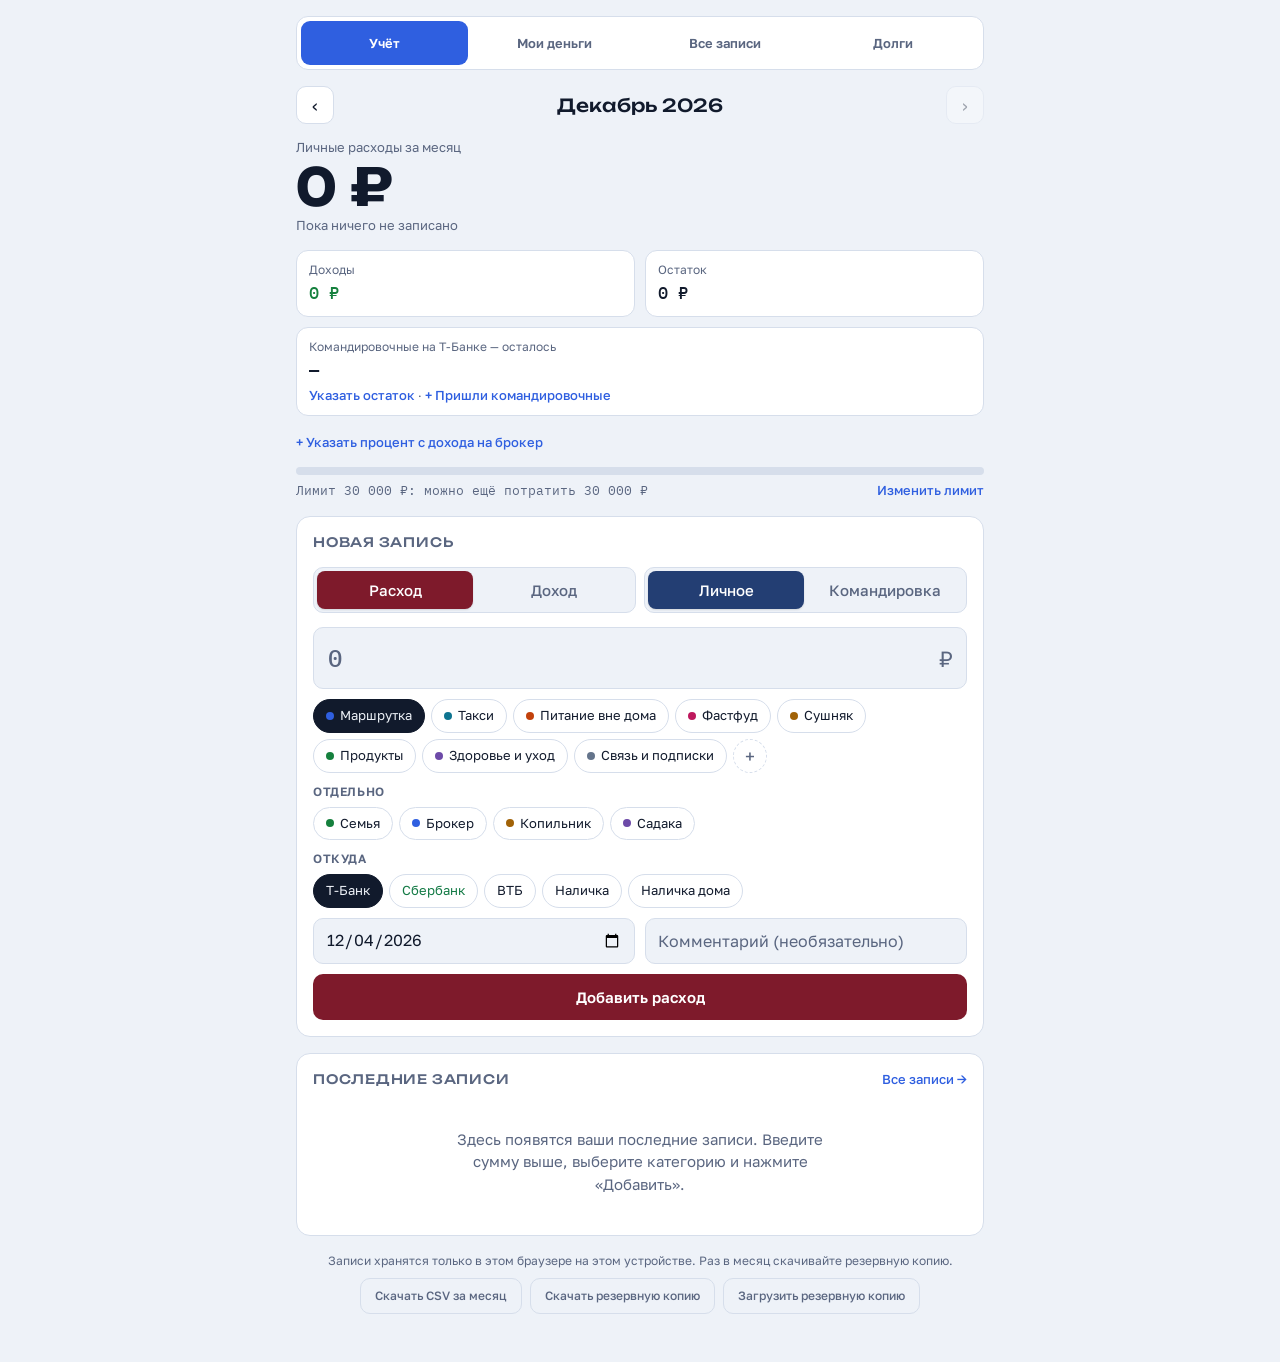
<file: index_1.html>
<!doctype html>
<html lang="ru">
<head>
<meta charset="utf-8">
<meta name="viewport" content="width=device-width,initial-scale=1,viewport-fit=cover">
<title>Мои расходы</title>
<meta name="theme-color" content="#0D1320">
<meta name="apple-mobile-web-app-capable" content="yes">
<meta name="mobile-web-app-capable" content="yes">
<meta name="apple-mobile-web-app-status-bar-style" content="black-translucent">
<meta name="apple-mobile-web-app-title" content="Расходы">
<link rel="manifest" href="manifest.webmanifest">
<link rel="icon" type="image/png" href="icon-192.png">
<link rel="apple-touch-icon" href="apple-touch-icon.png">
<style>
:root{padding-top:env(safe-area-inset-top,0px);padding-bottom:env(safe-area-inset-bottom,0px)}
body{margin:0;font-size:14px}
img{max-width:100%}
[hidden]{display:none!important}
</style>
<link rel="preconnect" href="https://fonts.googleapis.com">
<link rel="stylesheet" href="https://fonts.googleapis.com/css2?family=Unbounded:wght@500;700&family=Golos+Text:wght@400;500;600&family=IBM+Plex+Mono:wght@400;500&display=swap">
<style>
/* Layout: one narrow column, dark-first pocket ledger — night-blue ground, bright blue accent; tabs (Учёт / Долги), month summary, money on hand, entry form, breakdown, day-by-day list */
:root{
  --bg:#0D1320; --surface:#151E30; --ink:#E6ECF7; --muted:#8E9AB3; --line:#2A3550;
  --accent:#5B8CFF; --accent-ink:#FFFFFF; --accent-soft:#1B2A4A;
  --good:#5EDB94; --warn:#FFC94D; --bad:#FF7A7A;
  --p1:#5B8CFF; --p2:#FF9F6B; --p3:#5EDB94; --p4:#B79CFF; --p5:#F48FD8; --p6:#5CD6E6; --p7:#FFD166; --p8:#9AA6BF;
  --sber:#3DBE79; --tbank:#E6BE55; --vtb:#E8ECF4;
  --out:#7E1F2E; --in:#17624A; --own:#243F75; --trip:#7A5A1E;
  --f-display:"Unbounded", "Golos Text", system-ui, sans-serif;
  --f-body:"Golos Text", system-ui, -apple-system, "Segoe UI", sans-serif;
  --f-num:"IBM Plex Mono", ui-monospace, "SFMono-Regular", Menlo, monospace;
  --r:14px;
  color-scheme:dark;
}
@media (prefers-color-scheme: light){:root:not([data-theme="dark"]){
  --bg:#EEF2F8; --surface:#FFFFFF; --ink:#111A2C; --muted:#5A6680; --line:#D6DEEB;
  --accent:#2F5FE0; --accent-ink:#FFFFFF; --accent-soft:#E1E9FB;
  --good:#15803D; --warn:#B45309; --bad:#B42330;
  --p1:#2F5FE0; --p2:#C2410C; --p3:#15803D; --p4:#6D4AA8; --p5:#BE185D; --p6:#0E7490; --p7:#A16207; --p8:#64748B;
  --sber:#137A45; --tbank:#9A7412; --vtb:#111A2C;
  --out:#7E1A2B; --in:#155C44; --own:#233E73; --trip:#76561A;
  color-scheme:light;
}}
:root[data-theme="light"]{
  --bg:#EEF2F8; --surface:#FFFFFF; --ink:#111A2C; --muted:#5A6680; --line:#D6DEEB;
  --accent:#2F5FE0; --accent-ink:#FFFFFF; --accent-soft:#E1E9FB;
  --good:#15803D; --warn:#B45309; --bad:#B42330;
  --p1:#2F5FE0; --p2:#C2410C; --p3:#15803D; --p4:#6D4AA8; --p5:#BE185D; --p6:#0E7490; --p7:#A16207; --p8:#64748B;
  --sber:#137A45; --tbank:#9A7412; --vtb:#111A2C;
  --out:#7E1A2B; --in:#155C44; --own:#233E73; --trip:#76561A;
  color-scheme:light;
}
*{box-sizing:border-box}
body{background:var(--bg);color:var(--ink);font-family:var(--f-body);font-size:15px;line-height:1.5}
.wrap{max-width:720px;margin:0 auto;padding-inline:16px;padding-block:16px 48px;display:flex;flex-direction:column;gap:16px}
.num{font-family:var(--f-num);font-variant-numeric:tabular-nums}
h1,h2,h3{font-family:var(--f-display);margin:0;text-wrap:balance}
h2{font-size:13px;font-weight:500;letter-spacing:.06em;text-transform:uppercase;color:var(--muted)}
h3{font-family:var(--f-body);font-size:12px;font-weight:600;letter-spacing:.05em;text-transform:uppercase;color:var(--muted)}
button,input,select{font:inherit;color:inherit}
button{cursor:pointer}
:focus-visible{outline:2px solid var(--accent);outline-offset:2px}
.pos{color:var(--good)} .neg{color:var(--bad)}

/* Tabs */
.tabs{display:grid;grid-template-columns:repeat(4,minmax(0,1fr));gap:4px;background:var(--surface);border:1px solid var(--line);border-radius:12px;padding:4px;position:sticky;top:env(safe-area-inset-top,0px);z-index:5}
.tabs button{border:0;background:transparent;border-radius:9px;padding:7px 2px;white-space:normal;line-height:1.15;text-align:center;min-height:44px;font-size:13px;font-weight:600;min-width:0;color:var(--muted);display:flex;gap:6px;justify-content:center;align-items:center}
.tabs button[aria-selected="true"]{background:var(--accent);color:var(--accent-ink)}
.tabs .badge{flex:none;font-family:var(--f-num);font-size:12px;font-weight:500;opacity:.85}

/* Top */
.top{display:flex;flex-direction:column;gap:14px}
.monthbar{display:flex;align-items:center;justify-content:space-between;gap:8px}
.monthbar .title{font-family:var(--f-display);font-size:18px;font-weight:500;text-transform:capitalize}
.iconbtn{border:1px solid var(--line);background:var(--surface);border-radius:10px;width:38px;height:38px;display:grid;place-items:center;font-size:18px;line-height:1}
.iconbtn:disabled{opacity:.35;cursor:default}
.total{display:flex;flex-direction:column;gap:2px}
.total .lbl{font-size:13px;color:var(--muted)}
.total .big{font-family:var(--f-display);font-weight:700;font-size:clamp(34px,9vw,52px);line-height:1.05;letter-spacing:-.01em;font-variant-numeric:tabular-nums}
.total .sub{font-size:13px;color:var(--muted)}
.stats{display:grid;grid-template-columns:1fr 1fr;gap:10px}
.stat{background:var(--surface);border:1px solid var(--line);border-radius:12px;padding:10px 12px;display:flex;flex-direction:column;gap:2px;min-width:0}
.stat>span{font-size:12px;color:var(--muted)}
.stat b{font-family:var(--f-num);font-weight:500;font-size:17px;font-variant-numeric:tabular-nums;overflow-wrap:anywhere}
.stat small{font-size:12px;color:var(--muted)}
.stat.wide{grid-column:1/-1}
.money{display:flex;flex-direction:column;gap:8px}
.moneyhead{display:flex;justify-content:space-between;align-items:baseline;gap:8px;flex-wrap:wrap}
.moneyhead .num{font-size:15px;font-weight:500}
.wallets{display:flex;flex-direction:column;gap:14px}
.wgroup{display:flex;flex-direction:column;gap:6px}
.wgrid{display:grid;gap:8px}
.wgrid.c3{grid-template-columns:repeat(3,minmax(0,1fr))}
.wgrid.c2{grid-template-columns:repeat(2,minmax(0,1fr))}
#accFilter .chip[aria-pressed="true"]{background:var(--accent);border-color:var(--accent);color:var(--accent-ink)}
.wallet{background:var(--accent-soft);border:0;border-radius:12px;padding:10px 12px;display:flex;flex-direction:column;gap:2px;text-align:left;min-width:0}
.wallet span{font-size:12px;color:var(--muted)}
.wallet b{font-family:var(--f-num);font-weight:500;font-size:15px;overflow-wrap:anywhere}
.wallet small{font-size:11px;color:var(--muted)}
.wallet.unset b{color:var(--accent);font-family:var(--f-body);font-size:13px;font-weight:600}
.wallet-edit{grid-column:1/-1;display:flex;flex-direction:column;gap:8px;background:var(--surface);border:1px solid var(--line);border-radius:12px;padding:12px}
.wallet-edit .row{display:flex;gap:8px;flex-wrap:wrap;align-items:center}
.wallet-edit input{flex:1 1 140px}
.wallet-edit p{margin:0;font-size:12px;color:var(--muted)}
.rule{display:flex;flex-direction:column;gap:6px}
.rule .row{display:flex;justify-content:space-between;gap:8px;font-size:13px;color:var(--muted);flex-wrap:wrap}
.meter{height:8px;border-radius:99px;background:var(--line);overflow:hidden}
.meter i{display:block;height:100%;border-radius:99px;background:var(--good);transition:width .3s}
.meter.acc i{background:var(--accent)}
.meter.warn i{background:var(--warn)} .meter.bad i{background:var(--bad)}
.linkbtn{background:none;border:0;padding:0;color:var(--accent);font-weight:500;font-size:13px}
.inline-edit{display:flex;gap:8px;align-items:center;flex-wrap:wrap}
.inline-edit input{width:140px}

.panel{background:var(--surface);border:1px solid var(--line);border-radius:var(--r);padding:16px;display:flex;flex-direction:column;gap:14px}

/* Form */
.seg{display:grid;grid-template-columns:1fr 1fr;background:var(--bg);border:1px solid var(--line);border-radius:10px;padding:3px;gap:3px}
.seg button{border:0;background:transparent;border-radius:8px;padding:8px;font-weight:500;color:var(--muted)}
.seg button[aria-pressed="true"]{background:var(--surface);color:var(--ink);box-shadow:0 1px 2px rgb(0 0 0 / .12)}
.segs{display:grid;grid-template-columns:1fr 1fr;gap:8px}
.segs.one{grid-template-columns:1fr}
.form{display:grid;grid-template-columns:minmax(0,1fr) minmax(0,1fr);gap:10px}
.form>*{min-width:0}
.form .amount{grid-column:1/-1;position:relative}
.form .amount input{font-family:var(--f-num);font-size:24px;font-weight:500;padding:12px 44px 12px 14px}
.form .amount span{position:absolute;right:14px;top:50%;transform:translateY(-50%);font-size:22px;color:var(--muted)}
.hint{grid-column:1/-1;font-size:12px;color:var(--muted);margin:-4px 0 0}
input,select{width:100%;border:1px solid var(--line);background:var(--bg);border-radius:10px;padding:10px 12px;min-width:0;font-size:16px}
.accrow{grid-column:1/-1;display:flex;flex-direction:column;gap:6px}
.chip.plus{width:34px;height:34px;padding:0;justify-content:center;border-radius:50%;border-style:dashed;font-size:18px;line-height:1;color:var(--muted)}
.chip.plus[aria-pressed="true"]{border-style:solid}
.custom{width:100%}
.xfer{grid-column:1/-1;display:grid;grid-template-columns:1fr 1fr;gap:8px;background:var(--surface);border:1px solid var(--line);border-radius:12px;padding:12px}
.xfer>b,.xfer .full{grid-column:1/-1}
.xfer label{display:flex;flex-direction:column;gap:4px;font-size:12px;color:var(--muted);min-width:0}
.xfer .row{grid-column:1/-1;display:flex;gap:8px;flex-wrap:wrap;align-items:center}
.moneyacts{display:flex;justify-content:flex-end}
.settle{display:flex;justify-content:space-between;align-items:center;gap:8px;flex-wrap:wrap;background:var(--accent-soft);border-left:3px solid var(--trip);border-radius:0;padding:8px 10px;font-size:13px}
.settle b{font-family:var(--f-num);font-weight:500}
.item.tr .dot{background:transparent;border:2px solid var(--muted)}
.item.tr .amt{color:var(--muted)}
input::placeholder{color:var(--muted)}
.catgroups{grid-column:1/-1;display:flex;flex-direction:column;gap:10px}
.chips{display:flex;flex-wrap:wrap;gap:6px}
.chip{border:1px solid var(--line);background:transparent;border-radius:99px;padding:6px 12px;font-size:13px;display:inline-flex;align-items:center;gap:6px}
.chip .dot{width:8px;height:8px;border-radius:50%;background:var(--c)}
.chip[aria-pressed="true"]{background:var(--ink);color:var(--bg);border-color:var(--ink)}
.submit{grid-column:1/-1;border:0;background:var(--accent);color:var(--accent-ink);border-radius:10px;padding:12px;font-weight:600;font-size:15px}
.submit.in{background:var(--good);color:var(--surface)}
#submitBtn{background:var(--out);color:#FFFFFF}
#submitBtn.in{background:var(--in);color:#FFFFFF}
#tOut[aria-pressed="true"]{background:var(--out);color:#FFFFFF}
#tIn[aria-pressed="true"]{background:var(--in);color:#FFFFFF}
#sOwn[aria-pressed="true"]{background:var(--own);color:#FFFFFF}
#sTrip[aria-pressed="true"]{background:var(--trip);color:#FFFFFF}
.err{grid-column:1/-1;color:var(--bad);font-size:13px;margin:0}

/* Breakdown */
.bd{display:flex;flex-direction:column;gap:10px}
.bars{display:flex;flex-direction:column;gap:10px}
.bar{display:grid;grid-template-columns:minmax(0,1fr) auto;gap:4px 12px;align-items:baseline;background:none;border:0;padding:0;text-align:left;width:100%}
.bar .name{font-size:14px;display:flex;align-items:center;gap:8px;min-width:0}
.bar .name .dot{width:8px;height:8px;border-radius:50%;background:var(--c);flex:none}
.bar .val{font-size:13px}
.bar .val small{color:var(--muted);margin-left:6px}
.bar .track{grid-column:1/-1;height:6px;border-radius:99px;background:var(--line);overflow:hidden}
.bar .track i{display:block;height:100%;background:var(--c);border-radius:99px}
.bar.dim{opacity:.4}
#accFilter{flex-wrap:nowrap;overflow-x:auto;padding-bottom:2px}
#accFilter .chip{white-space:nowrap;flex:none}
.days{display:flex;align-items:flex-end;gap:2px;height:72px;padding-top:4px;border-bottom:1px solid var(--line)}
.days div{flex:1;min-width:0;background:var(--accent);border-radius:3px 3px 0 0;opacity:.85}
.days div.zero{background:var(--line);height:2px!important;opacity:1}
.days div.today{background:var(--ink)}
.daysaxis{display:flex;justify-content:space-between;font-size:11px;color:var(--muted);font-family:var(--f-num)}

/* List */
.listhead{display:flex;justify-content:space-between;align-items:center;gap:8px;flex-wrap:wrap}
.filterchip{font-size:13px;border:1px solid var(--line);border-radius:99px;padding:4px 10px;background:var(--accent-soft);color:var(--ink);display:inline-flex;gap:6px;align-items:center}
.day{display:flex;flex-direction:column}
.dayhead{display:flex;justify-content:space-between;gap:8px;font-size:13px;color:var(--muted);padding-block:10px 6px;border-bottom:1px solid var(--line)}
.item{display:grid;grid-template-columns:auto minmax(0,1fr) auto auto;gap:12px;align-items:center;padding-block:10px;border-bottom:1px solid var(--line)}
.item:last-child{border-bottom:0}
.item .dot{width:10px;height:10px;border-radius:50%;background:var(--c)}
.item.in .dot{border-radius:3px}
.item .what{min-width:0;background:none;border:0;padding:0;text-align:left;cursor:pointer;color:inherit;font:inherit;display:block}
.item-edit{display:grid;grid-template-columns:minmax(0,1fr) minmax(0,1fr);gap:8px;padding:12px;margin-block:6px;border:1px solid var(--accent);border-radius:12px;background:var(--bg)}
.item-edit label{display:flex;flex-direction:column;gap:4px;font-size:12px;color:var(--muted);min-width:0}
.item-edit .full{grid-column:1/-1}
.item-edit [hidden],.item-edit label[hidden]{display:none!important}
.item-edit input[type="date"]{padding-inline:8px;font-size:15px}
.item-edit .row{display:flex;gap:12px;align-items:center;flex-wrap:wrap}
.item-edit .row .del{margin-left:auto}
.cmp-sel{display:flex;gap:8px;align-items:center}
.cmp-sel select{flex:1 1 0;min-width:0;padding-inline:10px}
.cmp-sel span{color:var(--muted);font-size:13px}
.cmp{display:grid;grid-template-columns:minmax(0,1fr) auto auto auto;gap:6px 10px;align-items:baseline;font-size:14px}
.cmp .v,.cmp .d{font-size:13px}
.cmp .h{font-size:11px;color:var(--muted);text-transform:uppercase;letter-spacing:.05em;text-align:right}
.cmp .h:first-child{text-align:left}
.cmp .n{min-width:0;overflow-wrap:normal;word-break:normal;hyphens:auto}
.cmp .v{font-family:var(--f-num);font-variant-numeric:tabular-nums;text-align:right;white-space:nowrap}
.cmp .d{font-family:var(--f-num);font-variant-numeric:tabular-nums;text-align:right;white-space:nowrap;font-size:12px}
.cmp .t{font-weight:600;padding-top:10px;border-top:1px solid var(--line)}
.cmp .sub{color:var(--muted);padding-left:10px}
@media (max-width:420px){.cmp{font-size:13px;gap:6px 8px}.cmp .v,.cmp .d{font-size:12px}}
.recon{display:flex;flex-direction:column;gap:10px;background:var(--surface);border:1px solid var(--warn);border-radius:12px;padding:12px}
.recon p{margin:0;font-size:14px}
.recon .row{display:flex;gap:8px;flex-wrap:wrap;align-items:center}
.debt .acts select{width:auto;flex:1 1 140px;min-width:0}
.item .what b{font-weight:500;display:block}
.item .what span{font-size:13px;color:var(--muted);display:block;overflow:hidden;text-overflow:ellipsis;white-space:nowrap}
.item .amt{font-weight:500}
.item.in .amt{color:var(--good)}
.tag{font-size:11px;border:1px solid var(--line);border-radius:6px;padding:0 5px;margin-left:6px;color:var(--muted);font-weight:400}
.tag.trip{border-color:var(--trip);color:var(--ink);background:var(--trip)}
.del{border:0;background:none;color:var(--muted);font-size:13px;padding:6px;border-radius:8px}
.del.armed{color:var(--bad);font-weight:600}
.empty{text-align:center;padding-block:24px;color:var(--muted);display:flex;flex-direction:column;gap:10px;align-items:center}
.empty p{margin:0;max-width:42ch}
.ghost{border:1px solid var(--line);background:transparent;border-radius:10px;padding:8px 14px;font-weight:500}
.primary{border:0;background:var(--accent);color:var(--accent-ink);border-radius:10px;padding:8px 14px;font-weight:600}

/* Debts */
.debt{display:flex;flex-direction:column;gap:8px;padding-block:12px;border-bottom:1px solid var(--line)}
.debt:last-child{border-bottom:0}
.debt .head{display:grid;grid-template-columns:minmax(0,1fr) auto;gap:4px 12px;align-items:baseline}
.debt .head b{font-weight:600;font-size:16px;overflow-wrap:anywhere}
.debt .head .left{font-family:var(--f-num);font-weight:500;font-size:16px}
.debt .meta{font-size:13px;color:var(--muted)}
.debt .acts{display:flex;gap:8px;flex-wrap:wrap;align-items:center}
.debt .acts input{width:130px}
.debt.closed{opacity:.6}
details summary{cursor:pointer;color:var(--muted);font-size:13px;font-weight:500}

.foot{font-size:12px;color:var(--muted);text-align:center;display:flex;flex-direction:column;gap:8px;align-items:center}
.toast{position:fixed;left:50%;bottom:calc(20px + env(safe-area-inset-bottom,0px));transform:translateX(-50%);background:var(--ink);color:var(--bg);padding:10px 16px;border-radius:10px;font-size:14px;max-width:calc(100% - 32px);z-index:10}
/* date fields: phone browsers give them a fixed native width that overflows the card */
input[type="date"]{-webkit-appearance:none;appearance:none;display:block;max-width:100%;min-height:44px;line-height:1.2}
input[type="date"]::-webkit-date-and-time-value{text-align:left;margin:0}
input[type="date"]::-webkit-calendar-picker-indicator{margin:0}
.panel,.debt,.item{min-width:0;max-width:100%}
@media (max-width:480px){.form{grid-template-columns:minmax(0,1fr)}.segs{grid-template-columns:1fr}}
@media (prefers-reduced-motion:reduce){*{transition:none!important}}
</style>
</head>
<body>

<main class="wrap">
  <nav class="tabs" role="tablist" aria-label="Разделы">
    <button role="tab" id="tabLedger" aria-selected="true" aria-controls="viewLedger">Учёт</button>
    <button role="tab" id="tabMoney" aria-selected="false" aria-controls="viewMoney">Мои деньги</button>
    <button role="tab" id="tabHistory" aria-selected="false" aria-controls="viewHistory">Все записи</button>
    <button role="tab" id="tabDebts" aria-selected="false" aria-controls="viewDebts">Долги <span class="badge" id="debtBadge"></span></button>
  </nav>

  <div id="viewLedger" role="tabpanel" aria-labelledby="tabLedger" style="display:flex;flex-direction:column;gap:16px">
  <section class="top" aria-label="Итоги месяца">
    <div class="monthbar">
      <button class="iconbtn" id="prev" aria-label="Предыдущий месяц">‹</button>
      <div class="title" id="monthTitle">—</div>
      <button class="iconbtn" id="next" aria-label="Следующий месяц">›</button>
    </div>
    <div class="total">
      <span class="lbl">Личные расходы за месяц</span>
      <span class="big" id="total">0 ₽</span>
      <span class="sub" id="totalSub">&nbsp;</span>
    </div>
    <div class="stats">
      <div class="stat"><span>Доходы</span><b id="incomeTotal" class="pos">0 ₽</b></div>
      <div class="stat"><span>Остаток</span><b id="balance">0 ₽</b></div>
      <div class="stat wide" id="tripStat"></div>
    </div>
    <div class="rule" id="brokerBox"></div>
    <div class="rule" id="budgetBox"></div>
  </section>

  <section class="panel" aria-labelledby="addH">
    <h2 id="addH">Новая запись</h2>
    <div class="segs">
      <div class="seg" role="group" aria-label="Тип записи">
        <button type="button" id="tOut" aria-pressed="true">Расход</button>
        <button type="button" id="tIn" aria-pressed="false">Доход</button>
      </div>
      <div class="seg" role="group" aria-label="Чьи деньги">
        <button type="button" id="sOwn" aria-pressed="true">Личное</button>
        <button type="button" id="sTrip" aria-pressed="false">Командировка</button>
      </div>
    </div>
    <form class="form" id="form" novalidate>
      <label class="amount"><input id="amount" autocomplete="off" inputmode="decimal" placeholder="0" aria-label="Сумма"><span>₽</span></label>
      <p class="hint" id="hint" hidden></p>
      <div class="catgroups" id="catChips"></div>
      <div class="accrow" id="accChips"></div>
      <input id="date" type="date" aria-label="Дата">
      <input id="note" placeholder="Комментарий (необязательно)" maxlength="80" aria-label="Комментарий">
      <p class="err" id="formErr" hidden></p>
      <button class="submit" id="submitBtn" type="submit">Добавить расход</button>
    </form>
  </section>

  <section class="panel" aria-labelledby="recentH" id="recentBox">
    <div class="listhead"><h2 id="recentH">Последние записи</h2><button class="linkbtn" id="toHistory">Все записи →</button></div>
    <div id="recent"></div>
  </section>

  <section class="panel" aria-labelledby="catH" id="breakdown">
    <h2 id="catH">Куда ушли деньги</h2>
    <div class="bd" id="bdDaily"><h3>Повседневные</h3><div class="bars" id="barsDaily"></div></div>
    <div class="bd" id="bdSep"><h3>Отдельно</h3><div class="bars" id="barsSep"></div></div>
    <div class="bd" id="bdIn"><h3>Доходы</h3><div class="bars" id="barsIn"></div></div>
    <div class="bd" id="bdTrip"><h3>Командировка</h3><div class="bars" id="barsTrip"></div></div>
  </section>

  </div>

  <div id="viewMoney" role="tabpanel" aria-labelledby="tabMoney" hidden style="flex-direction:column;gap:16px">
    <section class="total" aria-label="Всего денег">
      <span class="lbl">Всего денег</span>
      <span class="big" id="moneyTotal">—</span>
      <span class="sub">Нажмите на счёт, чтобы вписать или сверить сумму</span>
    </section>
    <div class="wallets" id="wallets"></div>
    <div class="moneyacts" id="moneyActs"></div>
  </div>

  <div id="viewHistory" role="tabpanel" aria-labelledby="tabHistory" hidden style="flex-direction:column;gap:16px">
    <div class="monthbar">
      <button class="iconbtn" id="hPrev" aria-label="Предыдущий месяц">‹</button>
      <div class="title" id="hTitle">—</div>
      <button class="iconbtn" id="hNext" aria-label="Следующий месяц">›</button>
    </div>
    <div class="chips" id="accFilter" role="group" aria-label="Фильтр по счёту"></div>
    <section class="panel" aria-labelledby="listH">
      <div class="listhead">
        <h2 id="listH">Все записи</h2>
        <span id="filterBox"></span>
      </div>
      <div id="list"></div>
    </section>
    <section class="panel" aria-labelledby="cmpH">
      <h2 id="cmpH">Сравнение месяцев</h2>
      <div class="cmp-sel"><select id="cmpA" aria-label="Первый месяц"></select><span>и</span><select id="cmpB" aria-label="Второй месяц"></select></div>
      <div id="cmp"></div>
    </section>
  </div>

  <div id="viewDebts" role="tabpanel" aria-labelledby="tabDebts" hidden style="flex-direction:column;gap:16px">
    <section class="total" aria-label="Итого долгов">
      <span class="lbl">Мне должны</span>
      <span class="big" id="debtTotal">0 ₽</span>
      <span class="sub" id="debtSub">&nbsp;</span>
    </section>
    <section class="panel" aria-labelledby="debtAddH">
      <h2 id="debtAddH">Кто взял в долг</h2>
      <form class="form" id="debtForm" novalidate>
        <input id="dName" placeholder="Имя" maxlength="60" aria-label="Имя" autocomplete="off">
        <input id="dAmount" class="num" inputmode="decimal" placeholder="Сумма, ₽" aria-label="Сумма долга" autocomplete="off">
        <input id="dDate" type="date" aria-label="Когда дал">
        <input id="dNote" placeholder="Комментарий (необязательно)" maxlength="80" aria-label="Комментарий">
        <label class="full" style="display:flex;flex-direction:column;gap:4px;font-size:12px;color:var(--muted);grid-column:1/-1">С какого счёта дал<select id="dAcc"></select></label>
        <p class="err" id="debtErr" hidden></p>
        <button class="submit" type="submit">Записать долг</button>
      </form>
    </section>
    <section class="panel" aria-labelledby="debtListH">
      <h2 id="debtListH">Должники</h2>
      <div id="debtList"></div>
    </section>
  </div>

  <footer class="foot">
    <span id="storeNote">Загрузка…</span>
    <div style="display:flex;gap:8px;flex-wrap:wrap;justify-content:center">
      <button class="ghost" id="exportBtn">Скачать CSV за месяц</button>
      <button class="ghost" id="backupBtn">Скачать резервную копию</button>
      <button class="ghost" id="restoreBtn" hidden>Загрузить резервную копию</button>
      <input type="file" id="restoreFile" accept=".json,application/json" hidden>
    </div>
  </footer>
</main>
<div class="toast" id="toast" hidden></div>

<script>
/* g: daily / sep = personal expenses, in = personal income, trip / tripin = business-trip money, legacy = old records only */
const CATS=[
  {id:'bus',name:'Маршрутка',g:'daily',c:'p1',kw:['маршрутка','автобус','проезд']},
  {id:'taxi',name:'Такси',g:'daily',c:'p6',kw:['такси','бензин']},
  {id:'lunch',name:'Питание вне дома',g:'daily',c:'p2',kw:['обед','ужин','завтрак','столовая','кафе','питание']},
  {id:'fastfood',name:'Фастфуд',g:'daily',c:'p5',kw:['фастфуд','шаурма','бургер','пицца']},
  {id:'snack',name:'Сушняк',g:'daily',c:'p7',kw:['сушняк','сок','соки','кофе','тоник','вода','энергетик']},
  {id:'grocery',name:'Продукты',g:'daily',c:'p3',kw:['продукты','магазин','хлеб']},
  {id:'health',name:'Здоровье и уход',g:'daily',c:'p4',kw:['анализы','лекарство','аптека','чистка','дерматолог','врач']},
  {id:'subs',name:'Связь и подписки',g:'daily',c:'p8',kw:['впн','vpn','премиум','мегафон','связь','wifi','интернет','телефон','подписка','ии','claude','клод','chatgpt','gpt','чатгпт','нейросеть','нейросети']},
  {id:'family',name:'Семья',g:'sep',c:'p3',kw:['семья','ма']},
  {id:'broker',name:'Брокер',g:'sep',c:'p1',kw:['брокер']},
  {id:'invest',name:'Копильник',g:'sep',c:'p7',kw:['инвестиции','копилка','копильник']},
  {id:'sadaqa',name:'Садака',g:'sep',c:'p4',kw:['садака']},
  {id:'salary',name:'Зарплата',g:'in',c:'p3',kw:['зп','зарплата']},
  {id:'stipend',name:'Стипендия',g:'in',c:'p1',kw:['стипендия','стипедия']},
  {id:'side',name:'Подработка',g:'in',c:'p4',kw:['ггнту','подработка','гид']},
  {id:'bonus',name:'Премии',g:'in',c:'p5',kw:['премия','премии']},
  {id:'dividends',name:'Дивиденды',g:'in',c:'p6',kw:['дивиденды','дивы']},
  {id:'interest',name:'Проценты',g:'in',c:'p7',kw:['%','проценты']},
  {id:'in_other',name:'Другой доход',g:'in',c:'p8',kw:[],custom:true},
  {id:'t_taxi',name:'Такси',g:'trip',c:'p6',kw:['такси','билет']},
  {id:'t_grocery',name:'Продукты',g:'trip',c:'p3',kw:['продукты','магазин','еда']},
  {id:'t_flat',name:'Квартира',g:'trip',c:'p4',kw:['квартира','жильё','жилье','аренда']},
  {id:'t_other',name:'Другое',g:'trip',c:'p8',kw:[],custom:true},
  {id:'t_allow',name:'Командировочные',g:'tripin',c:'p1',kw:['командировочные','кмнд']},
  {id:'other',name:'Другое',g:'daily',c:'p8',kw:[],custom:true}
];
const LEGACY={ai:'subs',food:'grocery',cafe:'lunch',transport:'taxi',fun:'other',shop:'other',study:'other',gifts:'other',home:'other',clothes:'other'};
const CAT=Object.fromEntries(CATS.map(c=>[c.id,c]));
const catOf=id=>CAT[id]||CAT[LEGACY[id]]||CAT.other;
const typeOf=i=>i.type==='in'?'in':i.type==='transfer'?'tr':i.type==='debt'?'debt':'out';
const nameOf=i=>i.label||catOf(i.cat).name;
const ACCS=[['tbank','Т-Банк'],['sber','Сбербанк'],['vtb','ВТБ'],['pocket','Наличка'],['cash','Наличка дома']];
/* командировочные live on Т-Банк: it goes first in trip mode */
const TRIP_ACC='tbank';
const accsFor=()=>ACCS;
/* where each income usually lands: stipend, salary and bonuses come to ВТБ */
const INCOME_ACC={salary:'vtb',stipend:'vtb',bonus:'vtb',side:'sber'};
const accKey=()=>state.type==='in'?'in':state.scope;
const isTrip=i=>i.scope==='trip'||['trip','tripin'].includes(catOf(i.cat).g);
const cvar=id=>`var(--${catOf(id).c})`;
const fmt=new Intl.NumberFormat('ru-RU',{maximumFractionDigits:2});
const money=n=>fmt.format(Math.round(n*100)/100)+' ₽';
const monthName=new Intl.DateTimeFormat('ru-RU',{month:'long',year:'numeric'});
const dayName=new Intl.DateTimeFormat('ru-RU',{weekday:'short',day:'numeric',month:'long'});
const shortDate=new Intl.DateTimeFormat('ru-RU',{day:'numeric',month:'long'});
const pad=n=>String(n).padStart(2,'0');
const iso=d=>`${d.getFullYear()}-${pad(d.getMonth()+1)}-${pad(d.getDate())}`;
const $=id=>document.getElementById(id);
const esc=s=>String(s).replace(/[&<>"']/g,c=>({'&':'&amp;','<':'&lt;','>':'&gt;','"':'&quot;',"'":'&#39;'}[c]));
const sum=a=>a.reduce((s,i)=>s+(+i.amount||0),0);
const isoToDate=s=>{const [y,m,d]=String(s).split('-').map(Number);return new Date(y,(m||1)-1,d||1)};
const TRIP_ALLOWANCE=28500;

let now=new Date();
const state={retAcc:{},editItem:null,recon:null,accBy:{own:'tbank',trip:TRIP_ACC,in:'vtb'},customLabel:'',xfer:{from:'tbank',to:'broker'},items:[],debts:[],settings:{},y:now.getFullYear(),m:now.getMonth(),filter:null,
  type:'out',scope:'own',cat:{'out-own':'bus','in-own':'salary','out-trip':'t_taxi','in-trip':'t_allow'},
  editing:null,tab:'ledger',ready:false};
let store=null, downloads=null;

/* ---------- storage: private cloud store, else this browser ---------- */
function localStore(){
  const KEY='expenses-v1';
  let data={items:[],budget:0,debts:[],settings:{}};
  try{const raw=localStorage.getItem(KEY); if(raw) data={...data,...JSON.parse(raw)}}catch(e){}
  if(data.budget&&!data.settings.budget) data.settings.budget=data.budget;
  let cb=()=>{};
  const save=()=>{try{localStorage.setItem(KEY,JSON.stringify(data))}catch(e){}; cb(data)};
  const nid=()=>'l'+Date.now().toString(36)+Math.random().toString(36).slice(2,7);
  return {
    kind:'local',
    subscribe(fn){cb=fn; fn(data)},
    async add(it){data.items.push({...it,id:nid()}); save()},
    async update(id,p){data.items=data.items.map(i=>i.id===id?{...i,...p}:i); save()},
    async addMany(arr){arr.forEach(it=>data.items.push({...it,id:nid()})); save()},
    async remove(id){data.items=data.items.filter(i=>i.id!==id); save()},
    async setSettings(s){data.settings=s; save()},
    async replaceAll(d){data={items:d.items||[],debts:d.debts||[],settings:d.settings||{}}; save()},
    async addDebt(d){data.debts.push({...d,id:nid()}); save()},
    async updateDebt(id,p){data.debts=data.debts.map(d=>d.id===id?{...d,...p}:d); save()},
    async removeDebt(id){data.debts=data.debts.filter(d=>d.id!==id); save()}
  };
}
function cloudStore(db,uid){
  const ledger=db.doc(`data/users/${uid}/ledger`);
  const col=ledger.collection('expenses'), dcol=ledger.collection('debts');
  let items=[],debts=[],settings={},settingsLoaded=false,itemsLoaded=false,cb=()=>{};
  const emit=()=>cb({items,debts,settings,settingsLoaded,itemsLoaded});
  const fail=()=>toast('Не удалось обновить данные. Обновите страницу.');
  return {
    kind:'cloud',
    subscribe(fn){
      cb=fn;
      col.onSnapshot(s=>{items=s.docs.map(d=>({...d.data(),id:d.id}));if(!s.metadata?.fromCache)itemsLoaded=true; emit()},fail);
      dcol.onSnapshot(s=>{debts=s.docs.map(d=>({...d.data(),id:d.id})); emit()},fail);
      ledger.onSnapshot(s=>{if(s.metadata?.fromCache&&!s.exists)return;settings=s.exists?{...s.data()}:{};settingsLoaded=true; emit()},()=>{});
    },
    async add(it){await col.doc().set(it)},
    async update(id,p){await col.doc(id).update(p)},
    async addMany(arr){for(const it of arr){await col.doc().set(it)}},
    async remove(id){await col.doc(id).delete()},
    async setSettings(s){await ledger.set(s)},
    async addDebt(d){await dcol.doc().set(d)},
    async updateDebt(id,p){await dcol.doc(id).update(p)},
    async removeDebt(id){await dcol.doc(id).delete()}
  };
}
async function initStore(){
  let s=null;
  try{
    if(window.claude?.use){
      const [db,user]=await Promise.all([claude.use('db'),claude.use('user')]);
      const uid=user?await user.id():null;
      if(db&&uid) s=cloudStore(db,uid);
      downloads=await claude.use('downloads');
    }
  }catch(e){}
  if(!s) s=localStore();
  store=s;
  $('storeNote').textContent=s.kind==='cloud'
    ?'Записи сохраняются в вашем аккаунте и видны только вам — на любом устройстве.'
    :'Записи хранятся только в этом браузере на этом устройстве. Раз в месяц скачивайте резервную копию.';
  $('restoreBtn').hidden=s.kind!=='local';
  let migrated=false;
  s.subscribe(d=>{state.items=d.items||[];state.debts=d.debts||[];state.settings=d.settings||{};state.ready=true;render();
    if(migrated||d.settingsLoaded===false) return;
    migrated=true;
    const st=state.settings, patch={};
    /* default monthly spending limit; change it on the Учёт tab */
    if(!st.limitSet) Object.assign(patch,{budget:DEFAULT_LIMIT,limitSet:true});
    if(Object.keys(patch).length) saveSettings(patch);
  });
}
async function saveSettings(patch){
  const next={...state.settings,...patch};
  state.settings=next;render();
  try{await store.setSettings(next)}catch(e){toast('Не получилось сохранить. Попробуйте ещё раз.')}
}

/* ---------- helpers ---------- */
const monthKey=()=>`${state.y}-${pad(state.m+1)}`;
const inMonth=()=>state.items.filter(i=>typeof i.date==='string'&&i.date.startsWith(monthKey()));
const daysInMonth=()=>new Date(state.y,state.m+1,0).getDate();
const isCurrentMonth=()=>state.y===now.getFullYear()&&state.m===now.getMonth();
function plural(n,a,b,c){const m=n%10,h=n%100;return m===1&&h!==11?a:m>=2&&m<=4&&(h<10||h>=20)?b:c}
let toastT;
function toast(msg){const t=$('toast');t.textContent=msg;t.hidden=false;clearTimeout(toastT);toastT=setTimeout(()=>t.hidden=true,2600)}
function parseNum(s){return parseFloat(String(s).replace(/[\s ]/g,'').replace(',','.'))}

/* ---------- render ---------- */
function render(){
  renderTabs();
  renderLedger();
  renderDebts();
}
const TABS=[['ledger','tabLedger','viewLedger'],['money','tabMoney','viewMoney'],['history','tabHistory','viewHistory'],['debts','tabDebts','viewDebts']];
function renderTabs(){
  for(const [t,tab,view] of TABS){const on=state.tab===t;$(tab).setAttribute('aria-selected',on);$(view).hidden=!on;$(view).style.display=on?'flex':'none'}
  const open=state.debts.filter(d=>debtLeft(d)>0);
  $('debtBadge').textContent=open.length?String(open.length):'';
  $('exportBtn').style.display=state.tab==='ledger'?'':'none';
}

function renderLedger(){
  const items=inMonth();
  const own=items.filter(i=>!isTrip(i)), trip=items.filter(isTrip);
  const out=own.filter(i=>typeOf(i)==='out'), inc=own.filter(i=>typeOf(i)==='in');
  const spent=sum(out), earned=sum(inc), bal=earned-spent;
  $('monthTitle').textContent=monthName.format(new Date(state.y,state.m,1)).replace(' г.','');
  $('next').disabled=isCurrentMonth();
  $('total').textContent=money(spent);
  const passed=isCurrentMonth()?now.getDate():daysInMonth();
  const daily=sum(out.filter(i=>catOf(i.cat).g==='daily'));
  $('totalSub').textContent=out.length
    ?`${out.length} ${plural(out.length,'запись','записи','записей')} · каждый день в среднем ${money(daily/passed)}`
    :'Пока ничего не записано';
  $('incomeTotal').textContent=money(earned);
  const b=$('balance');b.textContent=(bal>0?'+':'')+money(bal);b.className=bal>0?'pos':bal<0?'neg':'';
  renderTrip(trip);
  renderBroker(inc,out);
  renderBudget(sum(out.filter(i=>!NOT_IN_LIMIT.includes(catOf(i.cat).id))));
  renderWallets();
  renderBreakdown(out,inc,trip.filter(i=>typeOf(i)==='out'));
  renderList(items);
}

/* % of every personal income (командировочные excluded) goes to the broker account */
/* Trip money is a running balance, not per month: a trip can span two months */
function tripBalance(){
  const st=state.settings.tripStart, at=st?.at||0;
  const after=state.items.filter(i=>isTrip(i)&&(i.created||0)>at);
  return (st?.amount||0)+sum(after.filter(i=>typeOf(i)==='in'))-sum(after.filter(i=>typeOf(i)==='out'));
}
/* Trip money should sit on Т-Банк. A trip expense paid from another account means Т-Банк owes that account;
   a trip income that landed elsewhere means that account owes Т-Банк. Transfers between them settle it. */
function tripSettle(){
  const owe={};
  for(const i of state.items){
    const a=+i.amount||0, t=typeOf(i);
    if(t==='tr'){
      if(i.from===TRIP_ACC&&i.to!==TRIP_ACC) owe[i.to]=(owe[i.to]||0)-a;
      if(i.to===TRIP_ACC&&i.from!==TRIP_ACC) owe[i.from]=(owe[i.from]||0)+a;
      continue;
    }
    if(!isTrip(i)||!i.acc||i.acc===TRIP_ACC) continue;
    owe[i.acc]=(owe[i.acc]||0)+(t==='out'?a:-a);
  }
  return Object.entries(owe).map(([acc,v])=>({acc,v:Math.round(v*100)/100})).filter(x=>Math.abs(x.v)>=1);
}
function renderTrip(trip){
  const box=$('tripStat'), st=state.settings.tripStart;
  const bal=tripBalance(), mOut=sum(trip.filter(i=>typeOf(i)==='out')), mIn=sum(trip.filter(i=>typeOf(i)==='in'));
  if(state.editing==='trip'){
    box.innerHTML=`<span>Сколько сейчас осталось командировочных</span><form class="inline-edit" id="tForm"><input id="tInput" class="num" inputmode="decimal" placeholder="Например, 12000" value="${st?Math.round(bal*100)/100:''}" aria-label="Остаток командировочных"><button class="primary" type="submit">Сохранить</button><button class="linkbtn" type="button" id="tCancel">Отмена</button></form><small>Дальше к этой сумме прибавятся новые командировочные и вычтутся траты в командировке.</small>`;
    $('tInput').focus();
    $('tForm').onsubmit=e=>{e.preventDefault();const v=parseNum($('tInput').value);if(!(v>=0)){toast('Введите сумму числом, например 12000');return}state.editing=null;saveSettings({tripStart:{amount:v,at:Date.now()}});toast('Остаток командировочных: '+money(v))};
    $('tCancel').onclick=()=>{state.editing=null;render()};
    return;
  }
  if(state.editing==='allow'){
    box.innerHTML=`<span>Пришли командировочные на Т-Банк</span><form class="inline-edit" id="aForm"><input id="aInput" class="num" inputmode="decimal" value="${TRIP_ALLOWANCE}" aria-label="Сумма командировочных"><button class="primary" type="submit">Записать</button><button class="linkbtn" type="button" id="aCancel">Отмена</button></form>`;
    $('aInput').focus();
    $('aForm').onsubmit=async e=>{e.preventDefault();const v=parseNum($('aInput').value);if(!(v>0)){toast('Введите сумму больше нуля');return}
      state.editing=null;
      try{await store.add({type:'in',amount:Math.round(v*100)/100,cat:'t_allow',scope:'trip',acc:TRIP_ACC,date:iso(now),note:'',created:Date.now()});toast('Командировочные: '+money(v))}catch(x){toast('Не получилось сохранить. Попробуйте ещё раз.')}};
    $('aCancel').onclick=()=>{state.editing=null;render()};
    return;
  }
  const any=st||state.items.some(isTrip);
  /* One rule: Т-Банк should hold exactly the trip money left.
     Less → personal spending ate into it, top it up. More → trip expenses were paid from another account, pay that account back. */
  const tb=walletValue(TRIP_ACC), gap=tb===null||!st?0:Math.round((bal-tb)*100)/100;
  let gapHtml='';
  if(gap>=1) gapHtml=`<div class="settle"><span>На Т-Банке не хватает <b>${money(gap)}</b> командировочных — переведите их на Т-Банк с другого счёта</span><button class="linkbtn" data-sfrom="sber" data-sto="${TRIP_ACC}" data-sv="${gap}">Перевести</button></div>`;
  else if(gap<=-1){
    const since=Math.max(state.settings.wallets?.[TRIP_ACC]?.at||0,st.at||0);
    const paid=state.items.filter(i=>isTrip(i)&&typeOf(i)==='out'&&i.acc&&i.acc!==TRIP_ACC&&(i.created||0)>since).sort((a,b)=>(b.created||0)-(a.created||0));
    if(paid.length){const to=paid[0].acc,v=-gap;
      gapHtml=`<div class="settle"><span>Вы тратили командировочные с ${esc(WNAME[to])} — верните <b>${money(v)}</b> с Т-Банка на ${esc(WNAME[to])}</span><button class="linkbtn" data-sfrom="${TRIP_ACC}" data-sto="${to}" data-sv="${v}">Перевести</button></div>`}
  }
  const settleHtml='';
  box.innerHTML=`<span>Командировочные на Т-Банке — осталось</span><b class="${bal<0?'neg':''}">${any?money(bal):'—'}</b>${gapHtml}${settleHtml}
    <small>${mIn||mOut?`в этом месяце: получено ${money(mIn)} · потрачено ${money(mOut)} · `:''}<button class="linkbtn" id="tEdit">${st?'Сверить остаток':'Указать остаток'}</button> · <button class="linkbtn" id="tAllow">+ Пришли командировочные</button></small>`;
  $('tEdit').onclick=()=>{state.editing='trip';render()};
  $('tAllow').onclick=()=>{state.editing='allow';render()};
  box.querySelectorAll('[data-sfrom]').forEach(b=>b.onclick=()=>{state.xfer={from:b.dataset.sfrom,to:b.dataset.sto,amount:+b.dataset.sv};state.tab='money';state.xferOpen=true;render();window.scrollTo(0,0);$('xForm')?.scrollIntoView?.({block:'center'})});
}

/* How much the user still owes himself on the broker account: an old debt plus pct of every personal income since it was set, minus what was sent */
function brokerOwed(){
  const o=state.settings.brokerOwed, pct=+state.settings.brokerPct||0;
  if(!o) return null;
  const after=state.items.filter(i=>(i.created||0)>(o.at||0)&&!isTrip(i));
  const due=sum(after.filter(i=>typeOf(i)==='in'&&catOf(i.cat).id!=='dividends'))*pct/100;
  const sent=toBroker(after);
  return o.amount+due-sent;
}
function renderBroker(inc,out){
  const box=$('brokerBox'), pct=+state.settings.brokerPct||0;
  if(state.editing==='pct'){
    box.innerHTML=`<form class="inline-edit" id="pForm"><input id="pInput" class="num" inputmode="decimal" placeholder="Например, 10" value="${pct||''}" aria-label="Процент с дохода на брокер"><span>%</span><button class="ghost" type="submit">Сохранить</button><button class="linkbtn" type="button" id="pCancel">Отмена</button></form>`;
    $('pInput').focus();
    $('pForm').onsubmit=e=>{e.preventDefault();const v=parseNum($('pInput').value);state.editing=null;saveSettings({brokerPct:v>0&&v<=100?v:0})};
    $('pCancel').onclick=()=>{state.editing=null;render()};
    return;
  }
  if(state.editing==='owed'){
    const cur=brokerOwed();
    box.innerHTML=`<form class="inline-edit" id="oForm"><input id="oInput" class="num" inputmode="decimal" placeholder="Например, 8000" value="${cur===null?'':Math.round(Math.max(0,cur)*100)/100}" aria-label="Сколько сейчас должен себе на брокер"><button class="ghost" type="submit">Сохранить</button><button class="linkbtn" type="button" id="oCancel">Отмена</button></form><div class="row"><span>Сколько вы сейчас должны себе на брокер. Дальше приложение само прибавит % с новых доходов и вычтет переводы на брокер.</span></div>`;
    $('oInput').focus();
    $('oForm').onsubmit=e=>{e.preventDefault();const v=parseNum($('oInput').value);if(!(v>=0)){toast('Введите сумму числом, например 8000');return}state.editing=null;saveSettings({brokerOwed:{amount:v,at:Date.now()}});toast('Долг себе на брокер: '+money(v))};
    $('oCancel').onclick=()=>{state.editing=null;render()};
    return;
  }
  if(!pct){box.innerHTML=`<div><button class="linkbtn" id="pSet">+ Указать процент с дохода на брокер</button></div>`;$('pSet').onclick=()=>{state.editing='pct';render()};return}
  const base=sum(inc.filter(i=>catOf(i.cat).id!=='dividends'));
  const due=base*pct/100, done=toBroker(inMonth().filter(i=>!isTrip(i)));
  const p=due?done/due:0;
  box.innerHTML=(due>0?`<div class="meter acc" role="progressbar" aria-valuemin="0" aria-valuemax="100" aria-valuenow="${Math.round(Math.min(1,p)*100)}"><i style="width:${Math.min(100,p*100)}%"></i></div>`:'')+`
    <div class="row"><span class="num">${due>0?`С доходов за месяц на брокер ${fmt.format(pct)}%: положено ${money(due)}, отложено ${money(done)}`:`На брокер ${fmt.format(pct)}% с каждого дохода`}</span><button class="linkbtn" id="pSet">Изменить %</button></div>
    <div class="row">${(()=>{const o=brokerOwed();return o===null?'<span>Есть старый долг себе на брокер?</span><button class="linkbtn" id="oSet">Указать</button>':`<span class="num">${o>0?'Всего должен себе на брокер: <b class="neg">'+money(o)+'</b>':'Долгов себе на брокер нет'+(o<0?' · отложено с запасом '+money(-o):'')}</span><span style="display:flex;gap:12px">${o>=1?`<button class="primary" id="oPay" data-v="${Math.round(o*100)/100}">Оплатить сейчас</button>`:''}<button class="linkbtn" id="oSet">Сверить</button></span>`})()}</div>`;
  $('pSet').onclick=()=>{state.editing='pct';render()};
  $('oSet').onclick=()=>{state.editing='owed';render()};
  if($('oPay')) $('oPay').onclick=e=>{state.xfer={from:'vtb',to:'broker',amount:+e.currentTarget.dataset.v};state.xferOpen=true;setTab('money');$('xForm')?.scrollIntoView?.({block:'center'})};
}

const DEFAULT_LIMIT=30000;
/* savings and charity don't count toward the monthly spending limit */
const NOT_IN_LIMIT=['invest','broker','sadaqa'];
function renderBudget(spent){
  const box=$('budgetBox'), budget=state.settings.budget===undefined?DEFAULT_LIMIT:(+state.settings.budget||0);
  if(state.editing==='budget'){
    box.innerHTML=`<form class="inline-edit" id="bForm"><input id="bInput" class="num" inputmode="decimal" placeholder="Например, 30000" value="${budget||''}" aria-label="Лимит личных расходов на месяц"><button class="ghost" type="submit">Сохранить</button><button class="linkbtn" type="button" id="bCancel">Отмена</button></form>`;
    $('bInput').focus();
    $('bForm').onsubmit=e=>{e.preventDefault();const v=parseNum($('bInput').value);state.editing=null;saveSettings({budget:v>0?v:0})};
    $('bCancel').onclick=()=>{state.editing=null;render()};
    return;
  }
  if(!budget){box.innerHTML=`<div><button class="linkbtn" id="bSet">+ Задать лимит личных расходов на месяц</button></div>`;$('bSet').onclick=()=>{state.editing='budget';render()};return}
  const p=spent/budget, left=budget-spent;
  const cls=p>=1?'bad':p>=.85?'warn':'';
  box.innerHTML=`<div class="meter ${cls}" role="progressbar" aria-valuemin="0" aria-valuemax="100" aria-valuenow="${Math.round(Math.min(1,p)*100)}"><i style="width:${Math.min(100,p*100)}%"></i></div>
    <div class="row"><span class="num">${left>=0?'Лимит '+money(budget)+': можно ещё потратить '+money(left):'Лимит '+money(budget)+' превышен на '+money(-left)}</span><button class="linkbtn" id="bSet">Изменить лимит</button></div>`;
  $('bSet').onclick=()=>{state.editing='budget';render()};
}

/* Money on hand: cards and cash are typed by hand; broker and piggy bank start from a typed amount and grow with entries added after it */
const WALLETS=[
  {id:'tbank',name:'Т-Банк',color:'var(--tbank)'},
  {id:'sber',name:'Сбербанк',color:'var(--sber)'},
  {id:'vtb',name:'ВТБ',color:'var(--vtb)'},
  {id:'pocket',name:'Наличка'},
  {id:'cash',name:'Наличка дома'},
  {id:'broker',name:'Брокерский счёт'},
  {id:'piggy',name:'Копильник'}
];
const WHELP='Впишите, сколько там сейчас. Дальше сумма будет меняться сама: доходы и расходы с этого счёта и переводы.';
const WNAME=Object.fromEntries(WALLETS.map(w=>[w.id,w.name]));
/* start amount + every record after it: its own account, transfers, and money sent to broker / piggy bank */
function walletValue(id){
  const w=(state.settings.wallets||{})[id];
  if(!w||typeof w.amount!=='number') return null;
  let v=w.amount;
  for(const i of state.items){
    if((i.created||0)<=(w.at||0)) continue;
    const a=+i.amount||0, t=typeOf(i), c=catOf(i.cat).id;
    if(t==='tr'){if(i.from===id)v-=a;if(i.to===id)v+=a;continue}
    if(t==='debt'){if(i.acc===id)v+=i.dir==='back'?a:-a;continue}
    if(i.acc===id) v+=t==='in'?a:-a;
    if(t==='out'&&((id==='broker'&&c==='broker')||(id==='piggy'&&c==='invest'))) v+=a;
  }
  return v;
}
/* money sent to the broker account: "Брокер" expenses plus transfers into it */
const toBroker=list=>sum(list.filter(i=>typeOf(i)==='out'&&catOf(i.cat).id==='broker'))+sum(list.filter(i=>typeOf(i)==='tr'&&i.to==='broker'));
function renderWallets(){
  const box=$('wallets'), ws=state.settings.wallets||{};
  const vals=WALLETS.map(w=>walletValue(w.id)).filter(v=>v!==null);
  $('moneyTotal').textContent=vals.length?money(vals.reduce((a,b)=>a+b,0)):'—';
  const tile=w=>{
    const v=walletValue(w.id), at=ws[w.id]?.at;
    return v===null
      ?`<button class="wallet unset" data-w="${w.id}"><span${w.color?` style="color:${w.color};font-weight:600"`:''}>${w.name}</span><b>Указать сумму</b></button>`
      :`<button class="wallet" data-w="${w.id}" aria-label="${w.name}: ${money(v)}, изменить"><span${w.color?` style="color:${w.color};font-weight:600"`:''}>${w.name}</span><b>${money(v)}</b><small>сверено ${shortDate.format(new Date(at))}</small></button>`;
  };
  const W=Object.fromEntries(WALLETS.map(w=>[w.id,w]));
  let html=[['Карты',['tbank','sber','vtb']],['Наличные',['pocket','cash']],['Накопления',['broker','piggy']]]
    .map(([h,ids])=>`<div class="wgroup"><h3>${h}</h3><div class="wgrid c${ids.length}">${ids.map(id=>tile(W[id])).join('')}</div></div>`).join('');
  const ed=WALLETS.find(w=>state.editing==='w-'+w.id);
  if(ed){
    const cur=walletValue(ed.id);
    html+=`<form class="wallet-edit" id="wForm"><b>${ed.name}</b><p>${WHELP}</p><div class="row"><input id="wInput" class="num" inputmode="decimal" placeholder="Сумма, ₽" value="${cur===null?'':Math.round(cur*100)/100}" aria-label="${ed.name}"><button class="primary" type="submit">Сохранить</button><button class="linkbtn" type="button" id="wCancel">Отмена</button></div></form>`;
  }
  const rc=state.recon;
  if(rc){const d=Math.round((rc.to-rc.from)*100)/100;
    html=`<div class="recon"><p><b>${esc(WNAME[rc.id])}</b>: в приложении ${money(rc.from)}, на самом деле ${money(rc.to)}.</p>
      <p>Расхождение <b class="${d<0?'neg':'pos'}">${d>0?'+':'−'}${money(Math.abs(d))}</b> — ${d<0?'похоже, какую-то трату не записали':'похоже, какой-то доход не записали'}.</p>
      <div class="row"><button class="primary" id="rcAdd">${d<0?'Записать как неучтённую трату':'Записать как неучтённый доход'}</button><button class="ghost" id="rcFix">Просто исправить сумму</button><button class="linkbtn" id="rcCancel">Отмена</button></div></div>`+html}
  if(state.xferOpen) html+=xferForm();
  box.innerHTML=html;
  if(rc){
    const d=Math.round((rc.to-rc.from)*100)/100;
    $('rcAdd').onclick=async()=>{state.recon=null;
      try{await store.add(d<0?{type:'out',amount:-d,cat:'other',label:'Неучтённое',acc:rc.id,date:iso(now),note:'расхождение при сверке',created:Date.now()}
        :{type:'in',amount:d,cat:'in_other',label:'Неучтённое',acc:rc.id,date:iso(now),note:'расхождение при сверке',created:Date.now()});
        toast(`${WNAME[rc.id]}: ${money(rc.to)}`)}catch(x){toast('Не получилось сохранить. Попробуйте ещё раз.')}};
    $('rcFix').onclick=()=>{state.recon=null;saveSettings({wallets:{...ws,[rc.id]:{amount:rc.to,at:Date.now()}}});toast(`${WNAME[rc.id]}: ${money(rc.to)}`)};
    $('rcCancel').onclick=()=>{state.recon=null;render()};
  }
  $('moneyActs').innerHTML=state.xferOpen?'':'<button class="linkbtn" id="xOpen">⇄ Перевод между счетами</button>';
  if($('xOpen')) $('xOpen').onclick=()=>{state.xfer.amount=0;state.xferOpen=true;render();$('xAmount')?.focus()};
  if(state.xferOpen) bindXfer();
  box.querySelectorAll('.wallet').forEach(b=>b.onclick=()=>{state.editing=state.editing==='w-'+b.dataset.w?null:'w-'+b.dataset.w;render();$('wInput')?.focus()});
  if(ed){
    $('wForm').onsubmit=e=>{e.preventDefault();const v=parseNum($('wInput').value);
      if(!(v>=0)){toast('Введите сумму числом, например 15000');return}
      const cur=walletValue(ed.id);
      state.editing=null;
      if(cur!==null&&Math.abs(v-cur)>=1){state.recon={id:ed.id,from:Math.round(cur*100)/100,to:v};render();return}
      saveSettings({wallets:{...ws,[ed.id]:{amount:v,at:Date.now()}}});toast(`${ed.name}: ${money(v)}`)};
    $('wCancel').onclick=()=>{state.editing=null;render()};
  }
}

/* ---------- transfers between own accounts ---------- */
function xferForm(){
  const opt=sel=>WALLETS.map(w=>`<option value="${w.id}" ${sel===w.id?'selected':''}>${w.name}</option>`).join('');
  return `<form class="xfer" id="xForm" novalidate><b>Перевод между счетами</b>
    <label>Откуда<select id="xFrom">${opt(state.xfer.from)}</select></label>
    <label>Куда<select id="xTo">${opt(state.xfer.to)}</select></label>
    <label class="full">Сумма<input id="xAmount" class="num" inputmode="decimal" placeholder="0" autocomplete="off" value="${esc(state.xfer.amount||'')}"></label>
    <p class="err full" id="xErr" hidden></p>
    <div class="row"><button class="primary" type="submit">Перевести</button><button class="linkbtn" type="button" id="xCancel">Отмена</button></div>
    <small class="full" style="color:var(--muted);font-size:12px">Перевод не считается ни доходом, ни расходом. Перевод на брокерский счёт засчитывается в ваш процент на брокер.</small></form>`;
}
function bindXfer(){
  $('xFrom').onchange=e=>state.xfer.from=e.target.value;
  $('xTo').onchange=e=>state.xfer.to=e.target.value;
  $('xCancel').onclick=()=>{state.xferOpen=false;render()};
  $('xAmount').oninput=e=>state.xfer.amount=e.target.value;
  $('xForm').onsubmit=async e=>{
    e.preventDefault();
    const from=$('xFrom').value,to=$('xTo').value,v=parseNum($('xAmount').value),err=$('xErr');
    if(from===to){err.textContent='Выберите два разных счёта.';err.hidden=false;return}
    if(!(v>0)){err.textContent='Введите сумму больше нуля.';err.hidden=false;$('xAmount').focus();return}
    state.xfer={from,to};state.xferOpen=false;
    try{await store.add({type:'transfer',from,to,amount:Math.round(v*100)/100,date:iso(new Date()),created:Date.now()});toast(`Перевод: ${WNAME[from]} → ${WNAME[to]}, ${money(v)}`)}
    catch(x){toast('Не получилось сохранить перевод. Попробуйте ещё раз.')}
  };
}

function barsHtml(list,total){
  const by={};list.forEach(i=>{const id=catOf(i.cat).id;by[id]=(by[id]||0)+(+i.amount||0)});
  const rows=Object.entries(by).sort((a,b)=>b[1]-a[1]);
  const max=rows.length?rows[0][1]:1;
  return {n:rows.length,html:rows.map(([c,v])=>`<button class="bar ${state.filter&&state.filter!==c?'dim':''}" data-cat="${c}" style="--c:${cvar(c)}" aria-pressed="${state.filter===c}">
    <span class="name"><span class="dot"></span>${esc(CAT[c].name)}</span>
    <span class="val num">${money(v)}<small>${Math.round(v/total*100)}%</small></span>
    <span class="track"><i style="width:${v/max*100}%"></i></span></button>`).join('')};
}
function renderBreakdown(out,inc,tripOut){
  const spent=sum(out)||1;
  const sets=[['Daily',out.filter(i=>catOf(i.cat).g!=='sep'),spent],['Sep',out.filter(i=>catOf(i.cat).g==='sep'),spent],['In',inc,sum(inc)||1],['Trip',tripOut,sum(tripOut)||1]];
  let any=false;
  sets.forEach(([k,list,tot])=>{const r=barsHtml(list,tot);$('bars'+k).innerHTML=r.html;$('bd'+k).hidden=!r.n;any=any||r.n});
  $('breakdown').hidden=!any;
  $('breakdown').querySelectorAll('.bar').forEach(b=>b.onclick=()=>{state.filter=b.dataset.cat;setTab('history')});
}


const EDIT_ACCS=()=>[...ACCS,['broker','Брокерский счёт'],['piggy','Копильник']];
function editRow(i){
  const t=typeOf(i), opt=(list,sel)=>list.map(([v,n])=>`<option value="${esc(v)}" ${v===sel?'selected':''}>${esc(n)}</option>`).join('');
  let f=`<label>Сумма<input name="amount" class="num" inputmode="decimal" value="${+i.amount||0}" autocomplete="off"></label><label>Дата<input name="date" type="date" value="${esc(i.date)}"></label>`;
  if(t==='tr') f+=`<label>Откуда<select name="from">${opt(EDIT_ACCS(),i.from)}</select></label><label>Куда<select name="to">${opt(EDIT_ACCS(),i.to)}</select></label>`;
  else if(t==='debt') f+=`<label class="full">${i.dir==='back'?'Куда вернули':'С какого счёта дал'}<select name="acc">${opt(EDIT_ACCS(),i.acc)}</select></label>`;
  else{
    const cur=catOf(i.cat), pool=poolFor(t==='in'?'in':'out',isTrip(i)?'trip':'own');
    f+=`<label>Категория<select name="cat">${opt(pool.map(c=>[c.id,c.name]),cur.id)}</select></label>
      <label>${t==='in'?'Куда пришли':'Откуда'}<select name="acc"><option value="">не указан</option>${opt(EDIT_ACCS(),i.acc)}</select></label>
      <label class="full" data-lbl ${cur.custom?'':'hidden'}>${t==='in'?'Что за доход':'На что потратили'}<input name="label" value="${esc(i.label||'')}" maxlength="40"></label>
      <label class="full">Комментарий<input name="note" value="${esc(i.note||'')}" maxlength="80"></label>`;
  }
  return `<form class="item-edit" data-edit="${esc(i.id)}" novalidate>${f}<p class="err full" hidden></p>
    <div class="row full"><button class="primary" type="submit">Сохранить</button><button class="linkbtn" type="button" data-ecancel>Отмена</button><button class="del" type="button" data-id="${esc(i.id)}">Удалить</button></div></form>`;
}
function bindEdits(root){
  root.querySelectorAll('[data-open]').forEach(b=>b.onclick=()=>{state.editItem=b.dataset.open;render()});
  root.querySelectorAll('form[data-edit]').forEach(f=>{
    const cat=f.elements.cat;
    if(cat) cat.onchange=()=>{f.querySelector('[data-lbl]').hidden=!CAT[cat.value]?.custom};
    f.querySelector('[data-ecancel]').onclick=()=>{state.editItem=null;render()};
    f.onsubmit=async e=>{
      e.preventDefault();
      const err=f.querySelector('.err'), E=f.elements, i=state.items.find(x=>x.id===f.dataset.edit);
      const fail=m=>{err.textContent=m;err.hidden=false};
      const v=parseNum(E.amount.value); if(!(v>0)) return fail('Введите сумму больше нуля.');
      const p={amount:Math.round(v*100)/100,date:E.date.value||i.date};
      if(E.from){if(E.from.value===E.to.value) return fail('Выберите два разных счёта.');p.from=E.from.value;p.to=E.to.value}
      if(E.acc) p.acc=E.acc.value||'';
      if(E.cat){p.cat=E.cat.value;const c=CAT[p.cat];
        if(c.custom){const l=E.label.value.trim();if(!l) return fail('Впишите, на что потратили.');p.label=l} else p.label='';
        p.note=E.note.value.trim()}
      state.editItem=null;
      try{await store.update(i.id,p);render();toast('Запись исправлена')}catch(x){state.editItem=i.id;render();toast('Не получилось сохранить. Попробуйте ещё раз.')}
    };
  });
}
function itemRow(i){
  if(state.editItem===i.id) return editRow(i);
  const inc=typeOf(i)==='in';
  if(typeOf(i)==='debt') return `<div class="item tr"><span class="dot"></span>
    <button type="button" class="what" data-open="${esc(i.id)}"><b>${esc(i.label||'Долг')}</b><span>${i.dir==='back'?'на ':'с '}${esc(WNAME[i.acc]||'—')}</span></button>
    <span class="amt num">${i.dir==='back'?'+':'−'}${money(+i.amount||0)}</span>
    <button class="del" data-id="${esc(i.id)}" aria-label="Удалить запись">Удалить</button></div>`;
  if(typeOf(i)==='tr') return `<div class="item tr"><span class="dot"></span>
    <button type="button" class="what" data-open="${esc(i.id)}"><b>Перевод</b><span>${esc(WNAME[i.from]||'?')} → ${esc(WNAME[i.to]||'?')}</span></button>
    <span class="amt num">${money(+i.amount||0)}</span>
    <button class="del" data-id="${esc(i.id)}" aria-label="Удалить перевод">Удалить</button></div>`;
  const sub=[i.acc?(inc?'на ':'с ')+(WNAME[i.acc]||''):'',i.note].filter(Boolean).join(' · ');
  return `<div class="item ${inc?'in':''}" style="--c:${cvar(i.cat)}"><span class="dot"></span>
    <button type="button" class="what" data-open="${esc(i.id)}" aria-label="Изменить запись"><b>${esc(nameOf(i))}${isTrip(i)?'<span class="tag trip">командировка</span>':''}</b>${sub?`<span>${esc(sub)}</span>`:''}</button>
    <span class="amt num">${inc?'+':'−'}${money(+i.amount||0)}</span>
    <button class="del" data-id="${esc(i.id)}" aria-label="Удалить запись">Удалить</button></div>`;
}
const byNewest=(a,b)=>b.date.localeCompare(a.date)||(b.created||0)-(a.created||0);
/* last three records under the entry form, to check and undo right away */
function renderRecent(){
  const box=$('recent'), last=[...state.items].sort((a,b)=>(b.created||0)-(a.created||0)).slice(0,3);
  if(!state.ready){box.innerHTML='<div class="empty"><p>Загружаю записи…</p></div>';return}
  if(!last.length){
    box.innerHTML=`<div class="empty"><p>Здесь появятся ваши последние записи. Введите сумму выше, выберите категорию и нажмите «Добавить».</p></div>`;
    return;
  }
  box.innerHTML=last.map(itemRow).join('');
  bindEdits(box);armDeletes(box,id=>{state.editItem=null;return store.remove(id)},'Запись удалена');
}
function renderList(items){
  renderRecent();
  renderCompare();
  $('hTitle').textContent=$('monthTitle').textContent;
  $('hNext').disabled=isCurrentMonth();
  const list=$('list'), f=state.filter, af=state.accFilter||null;
  $('accFilter').innerHTML=[['','Все счета'],...ACCS,['broker','Брокер'],['piggy','Копильник']].map(([id,n])=>`<button type="button" class="chip" data-af="${id}" aria-pressed="${(af||'')===id}">${n}</button>`).join('');
  $('accFilter').querySelectorAll('[data-af]').forEach(b=>b.onclick=()=>{state.accFilter=b.dataset.af||null;render()});
  $('filterBox').innerHTML=f?`<span class="filterchip">${esc(CAT[f]?.name||'Другое')} <button class="linkbtn" id="clrF" aria-label="Сбросить фильтр">✕</button></span>`:'';
  if(f)$('clrF').onclick=()=>{state.filter=null;render()};
  const touches=i=>!af||(typeOf(i)==='tr'?(i.from===af||i.to===af):(i.acc===af||(af==='broker'&&catOf(i.cat).id==='broker'&&typeOf(i)==='out')||(af==='piggy'&&catOf(i.cat).id==='invest'&&typeOf(i)==='out')));
  const shown=items.filter(i=>(!f||(!['tr','debt'].includes(typeOf(i))&&catOf(i.cat).id===f))&&touches(i)).sort(byNewest);
  if(!state.ready){list.innerHTML='<div class="empty"><p>Загружаю записи…</p></div>';return}
  if(!shown.length){list.innerHTML=`<div class="empty"><p>${f||af?'Записей с таким фильтром в этом месяце нет.':'В этом месяце записей нет.'}</p></div>`;return}
  const groups={};shown.forEach(i=>(groups[i.date]??=[]).push(i));
  list.innerHTML=Object.entries(groups).map(([d,arr])=>{
    const o=sum(arr.filter(i=>typeOf(i)==='out'&&!isTrip(i))), p=sum(arr.filter(i=>typeOf(i)==='in'&&!isTrip(i)));
    return `<div class="day"><div class="dayhead"><span>${dayName.format(isoToDate(d))}</span><span class="num">${p?`<span class="pos">+${money(p)}</span> `:''}${o?'−'+money(o):''}</span></div>${arr.map(itemRow).join('')}</div>`;
  }).join('');
  bindEdits(list);armDeletes(list,id=>{state.editItem=null;return store.remove(id)},'Запись удалена');
}
/* ---------- month comparison ---------- */
const mLabel=new Intl.DateTimeFormat('ru-RU',{month:'long',year:'numeric'});
const mShort=new Intl.DateTimeFormat('ru-RU',{month:'short'});
const keyDate=k=>{const [y,m]=k.split('-').map(Number);return new Date(y,m-1,1)};
const prevKey=k=>{const d=keyDate(k);d.setMonth(d.getMonth()-1);return `${d.getFullYear()}-${pad(d.getMonth()+1)}`};
function monthStats(k){
  const it=state.items.filter(i=>typeof i.date==='string'&&i.date.startsWith(k));
  const own=it.filter(i=>!isTrip(i)), out=own.filter(i=>typeOf(i)==='out'), inc=own.filter(i=>typeOf(i)==='in');
  const by=list=>{const m={};list.forEach(i=>{const c=catOf(i.cat).id;m[c]=(m[c]||0)+(+i.amount||0)});return m};
  return {inc:sum(inc),incBy:by(inc),lim:sum(out.filter(i=>!NOT_IN_LIMIT.includes(catOf(i.cat).id))),limBy:by(out.filter(i=>!NOT_IN_LIMIT.includes(catOf(i.cat).id))),
    broker:toBroker(own),piggy:sum(out.filter(i=>catOf(i.cat).id==='invest')),sadaqa:sum(out.filter(i=>catOf(i.cat).id==='sadaqa')),
    trip:sum(it.filter(i=>isTrip(i)&&typeOf(i)==='out'))};
}
function renderCompare(){
  const keys=[...new Set([monthKey(),`${now.getFullYear()}-${pad(now.getMonth()+1)}`,...state.items.filter(i=>typeof i.date==='string').map(i=>i.date.slice(0,7))])].sort().reverse();
  const A=state.cmpA&&keys.includes(state.cmpA)?state.cmpA:monthKey();
  const B=state.cmpB&&keys.includes(state.cmpB)?state.cmpB:(keys.includes(prevKey(A))?prevKey(A):keys.find(k=>k<A)||A);
  const cap=t=>t.charAt(0).toUpperCase()+t.slice(1);
  const opt=sel=>keys.map(k=>`<option value="${k}" ${k===sel?'selected':''}>${cap(mShort.format(keyDate(k)))} ${k.slice(0,4)}</option>`).join('');
  $('cmpA').innerHTML=opt(A);$('cmpB').innerHTML=opt(B);
  $('cmpA').onchange=e=>{state.cmpA=e.target.value;render()};$('cmpB').onchange=e=>{state.cmpB=e.target.value;render()};
  const a=monthStats(A), b=monthStats(B);
  const nf=new Intl.NumberFormat('ru-RU',{maximumFractionDigits:0}), m0=n=>nf.format(Math.round(n));
  /* good = green: income up, spending down; savings shown neutral */
  const delta=(x,y,kind)=>{const d=Math.round((x-y)*100)/100;if(Math.abs(d)<1)return '<span class="d" style="color:var(--muted)">—</span>';
    const good=kind==='in'?d>0:kind==='out'?d<0:null;return `<span class="d" style="color:${good===null?'var(--muted)':good?'var(--good)':'var(--bad)'}">${d>0?'+':'−'}${m0(Math.abs(d))}</span>`};
  const row=(name,x,y,kind,cls='')=>`<span class="n ${cls}">${name}</span><span class="v ${cls}">${m0(x)}</span><span class="v ${cls}">${m0(y)}</span>${delta(x,y,kind).replace('class="d"',`class="d ${cls}"`)}`;
  const cats=(ma,mb,kind)=>Object.keys({...ma,...mb}).sort((p,q)=>((mb[q]||0)+(ma[q]||0))-((mb[p]||0)+(ma[p]||0))).map(c=>row(esc(CAT[c]?.name||'Другое'),ma[c]||0,mb[c]||0,kind,'sub')).join('');
  if(!(a.inc||a.lim||b.inc||b.lim)){$('cmp').innerHTML='<div class="empty"><p>Записей за эти месяцы пока нет.</p></div>';return}
  $('cmp').innerHTML=`<div class="cmp"><span class="h">&nbsp;</span><span class="h">${mShort.format(keyDate(A))}</span><span class="h">${mShort.format(keyDate(B))}</span><span class="h">разница, ₽</span>
    ${row('Траты в&nbsp;лимит',a.lim,b.lim,'out','t')}${cats(a.limBy,b.limBy,'out')}
    ${row('Доходы',a.inc,b.inc,'in','t')}${cats(a.incBy,b.incBy,'in')}
    ${row('На брокер',a.broker,b.broker,'save','t')}${row('В копильник',a.piggy,b.piggy,'save')}${row('Садака',a.sadaqa,b.sadaqa,'save')}
    ${row('Командировка',a.trip,b.trip,'out','t')}</div>`;
}
function armDeletes(root,fn,done){
  root.querySelectorAll('.del').forEach(b=>b.onclick=async()=>{
    if(!b.classList.contains('armed')){const t=b.textContent;b.classList.add('armed');b.textContent='Точно?';setTimeout(()=>{if(b.isConnected){b.classList.remove('armed');b.textContent=t}},3000);return}
    b.disabled=true;
    try{await fn(b.dataset.id);toast(done)}catch(e){b.disabled=false;toast('Не получилось удалить. Попробуйте ещё раз.')}
  });
}

/* ---------- debts ---------- */
const debtLeft=d=>Math.max(0,(+d.amount||0)-(+d.returned||0));
function renderDebts(){
  const open=state.debts.filter(d=>debtLeft(d)>0).sort((a,b)=>String(a.date).localeCompare(String(b.date)));
  const closed=state.debts.filter(d=>debtLeft(d)<=0).sort((a,b)=>(b.closedAt||0)-(a.closedAt||0));
  const total=open.reduce((s,d)=>s+debtLeft(d),0);
  $('debtTotal').textContent=money(total);
  $('debtSub').textContent=open.length?`${open.length} ${plural(open.length,'человек','человека','человек')} ещё не вернули`:'Никто ничего не должен';
  const one=(d,isOpen)=>{
    const left=debtLeft(d), ret=+d.returned||0;
    return `<div class="debt ${isOpen?'':'closed'}">
      <div class="head"><b>${esc(d.name)}${d.demo?'<span class="tag">пример</span>':''}</b><span class="left">${isOpen?money(left):'вернул'}</span></div>
      <div class="meta">Дал ${money(+d.amount||0)}${d.date?' · '+shortDate.format(isoToDate(d.date)):''}${ret>0&&isOpen?` · вернул ${money(ret)}`:''}${d.note?' · '+esc(d.note):''}</div>
      <div class="acts">${isOpen?(state.editing==='d-'+d.id
        ?`<form class="inline-edit" data-part="${esc(d.id)}"><input class="num" inputmode="decimal" placeholder="Сколько вернул" aria-label="Сколько вернул ${esc(d.name)}"><button class="primary" type="submit">Записать</button><button class="linkbtn" type="button" data-cancel>Отмена</button></form>`
        :`<select data-racc="${esc(d.id)}" aria-label="Куда вернул ${esc(d.name)}">${ACCS.map(([v,n])=>`<option value="${v}" ${(state.retAcc[d.id]||'cash')===v?'selected':''}>на ${n}</option>`).join('')}</select><button class="primary" data-full="${esc(d.id)}">Вернул всё</button><button class="ghost" data-partbtn="${esc(d.id)}">Вернул часть</button>`):''}
        <button class="del" data-id="${esc(d.id)}" aria-label="Удалить запись о долге">Удалить</button></div>
    </div>`;
  };
  const list=$('debtList');
  if(!state.ready){list.innerHTML='<div class="empty"><p>Загружаю…</p></div>';return}
  list.innerHTML=(open.length?open.map(d=>one(d,true)).join(''):`<div class="empty"><p>Здесь будут люди, которые должны вам деньги. Запишите имя и сумму в форме выше.</p></div>`)
    +(closed.length?`<details><summary>Вернули (${closed.length})</summary>${closed.map(d=>one(d,false)).join('')}</details>`:'');
  list.querySelectorAll('[data-racc]').forEach(sel=>sel.onchange=()=>state.retAcc[sel.dataset.racc]=sel.value);
  const backRec=(d,v)=>({type:'debt',dir:'back',amount:Math.round(v*100)/100,acc:state.retAcc[d.id]||'cash',date:iso(now),label:'Вернул долг: '+d.name,created:Date.now()});
  list.querySelectorAll('[data-full]').forEach(b=>b.onclick=async()=>{
    const d=state.debts.find(x=>x.id===b.dataset.full);b.disabled=true;
    try{await store.add(backRec(d,debtLeft(d)));await store.updateDebt(d.id,{returned:+d.amount||0,closedAt:Date.now()});toast(`${d.name} вернул ${money(debtLeft(d))} на ${WNAME[state.retAcc[d.id]||'cash']}`)}catch(e){b.disabled=false;toast('Не получилось сохранить. Попробуйте ещё раз.')}
  });
  list.querySelectorAll('[data-partbtn]').forEach(b=>b.onclick=()=>{state.editing='d-'+b.dataset.partbtn;render();list.querySelector('form[data-part] input')?.focus()});
  list.querySelectorAll('form[data-part]').forEach(f=>{
    f.querySelector('[data-cancel]').onclick=()=>{state.editing=null;render()};
    f.onsubmit=async e=>{e.preventDefault();
      const d=state.debts.find(x=>x.id===f.dataset.part), v=parseNum(f.querySelector('input').value);
      if(!(v>0)){toast('Введите сумму больше нуля');return}
      const take=Math.min(v,debtLeft(d)), ret=(+d.returned||0)+take, patch={returned:ret};
      if(ret>=(+d.amount||0)) patch.closedAt=Date.now();
      state.editing=null;
      try{await store.add(backRec(d,take));await store.updateDebt(d.id,patch);toast(`${d.name}: вернул ${money(v)}`)}catch(x){toast('Не получилось сохранить. Попробуйте ещё раз.')}
    };
  });
  armDeletes(list,id=>store.removeDebt(id),'Запись о долге удалена');
}
$('dDate').value=iso(now);$('dDate').max=iso(now);
$('dAcc').innerHTML=[...ACCS.map(([v,n])=>`<option value="${v}" ${v==='cash'?'selected':''}>${n}</option>`),'<option value="">Не списывать — уже учёл</option>'].join('');
$('debtForm').onsubmit=async e=>{
  e.preventDefault();
  const err=$('debtErr'), name=$('dName').value.trim(), amount=parseNum($('dAmount').value);
  if(!name){err.textContent='Впишите, кто взял в долг.';err.hidden=false;$('dName').focus();return}
  if(!(amount>0)){err.textContent='Впишите сумму больше нуля.';err.hidden=false;$('dAmount').focus();return}
  err.hidden=true;
  try{
    const amt=Math.round(amount*100)/100, date=$('dDate').value||iso(now), acc=$('dAcc').value;
    await store.addDebt({name,amount:amt,returned:0,date,note:$('dNote').value.trim(),created:Date.now()});
    if(acc) await store.add({type:'debt',dir:'out',amount:amt,acc,date,label:'Дал в долг: '+name,created:Date.now()});
    $('dName').value='';$('dAmount').value='';$('dNote').value='';toast(`Записано: ${name} — ${money(amount)}`);
  }catch(x){err.textContent='Не получилось сохранить. Проверьте соединение и попробуйте снова.';err.hidden=false}
};

/* ---------- entry form ---------- */
/* "300 маршрутка", "22663,50 зп", "10000" → {amount, word} */
function parseEntry(s){
  const m=String(s).trim().match(/^([\d\s ]+(?:[.,]\d{1,2})?)\s*(.*)$/);
  if(!m) return {amount:NaN,word:''};
  return {amount:parseNum(m[1]),word:m[2].trim()};
}
function poolFor(type,scope){
  const g=scope==='trip'?(type==='in'?['tripin']:['trip']):(type==='in'?['in']:['daily','sep']);
  return CATS.filter(c=>g.includes(c.g));
}
function guessCat(word,type,scope){
  const w=word.toLowerCase();
  if(!w) return null;
  const words=w.split(/\s+/);
  for(const c of poolFor(type,scope)){if(c.kw.some(k=>k.length<=2?words.includes(k):w.includes(k))) return c.id}
  return null;
}
const key=()=>`${state.type}-${state.scope}`;
function renderChips(){
  const t=state.type,s=state.scope,k=key();
  const groups=s==='trip'?[['',t==='in'?'tripin':'trip']]:t==='in'?[['','in']]:[['','daily'],['Отдельно','sep']];
  const cur=state.cat[k], custom=CAT[cur]?.custom;
  $('catChips').innerHTML=groups.map(([label,g])=>{
    const list=CATS.filter(c=>c.g===g);
    const plain=list.filter(c=>!c.custom).map(c=>`<button type="button" class="chip" data-cat="${c.id}" style="--c:${cvar(c.id)}" aria-pressed="${cur===c.id}"><span class="dot"></span>${c.name}</button>`).join('');
    const plus=list.find(c=>c.custom);
    return `<div class="chips" role="group" aria-label="${label||'Категория'}">${label?`<h3 style="width:100%">${label}</h3>`:''}${plain}${plus?`<button type="button" class="chip plus" data-cat="${plus.id}" aria-pressed="${cur===plus.id}" aria-label="${t==='in'?'Другой доход':'Другое'} — вписать своё">+</button>`:''}</div>`;
  }).join('')+(custom?`<input class="custom" id="customLabel" maxlength="40" placeholder="${t==='in'?'Что за доход?':'На что потратили?'}" value="${esc(state.customLabel)}" aria-label="Своя категория">`:'');
  $('catChips').querySelectorAll('.chip').forEach(b=>b.onclick=()=>{state.cat[k]=b.dataset.cat;if(t==='in'&&INCOME_ACC[b.dataset.cat])state.accBy.in=INCOME_ACC[b.dataset.cat];renderChips();if(CAT[b.dataset.cat].custom)$('customLabel')?.focus()});
  if($('customLabel')) $('customLabel').oninput=e=>state.customLabel=e.target.value;
  const accHidden=t==='in'&&cur==='dividends';
  $('accChips').innerHTML=accHidden?'':`<h3>${t==='in'?'Куда пришли':'Откуда'}</h3><div class="chips" role="group" aria-label="${t==='in'?'Куда пришли деньги':'Откуда деньги'}">${accsFor(s).map(([id,n])=>{const w=WALLETS.find(x=>x.id===id),on=state.accBy[accKey()]===id;return `<button type="button" class="chip" data-acc="${id}" aria-pressed="${on}"${w?.color&&!on?` style="color:${w.color}"`:''}>${n}</button>`}).join('')}</div>`;
  $('accChips').querySelectorAll('[data-acc]').forEach(b=>b.onclick=()=>{state.accBy[accKey()]=b.dataset.acc;renderChips()});
  $('tOut').setAttribute('aria-pressed',t==='out');$('tIn').setAttribute('aria-pressed',t==='in');
  $('sOwn').setAttribute('aria-pressed',s==='own');$('sTrip').setAttribute('aria-pressed',s==='trip');
  $('sOwn').parentElement.hidden=t==='in';$('sOwn').parentElement.parentElement.classList.toggle('one',t==='in');
  const sb=$('submitBtn');sb.textContent=(t==='in'?'Добавить доход':'Добавить расход')+(s==='trip'?' в командировке':'');sb.classList.toggle('in',t==='in');
  $('amount').placeholder=s==='trip'&&t==='in'?String(TRIP_ALLOWANCE):'0';
  $('hint').hidden=s!=='trip';
  $('hint').textContent=t==='in'?`Командировочные считаются отдельно и не входят в личные доходы.`:'Траты из командировочных в личные расходы не попадают.';
}
$('tOut').onclick=()=>{state.type='out';renderChips()};
$('tIn').onclick=()=>{state.type='in';state.scope='own';renderChips()};
$('sOwn').onclick=()=>{state.scope='own';renderChips()};
$('sTrip').onclick=()=>{state.scope='trip';renderChips()};
$('amount').addEventListener('input',()=>{
  const {word}=parseEntry($('amount').value);
  const c=guessCat(word,state.type,state.scope);
  if(c&&c!==state.cat[key()]){state.cat[key()]=c;if(state.type==='in'&&INCOME_ACC[c])state.accBy.in=INCOME_ACC[c];renderChips()}
});
let dateTouched=false;
$('date').value=iso(now);
$('date').max=iso(now);
$('date').addEventListener('input',()=>dateTouched=true);
function refreshToday(){
  const t=new Date();
  if(iso(t)===iso(now)) return;
  const wasCurrent=isCurrentMonth();
  now=t;
  $('date').max=iso(now);$('dDate').max=iso(now);
  if(!dateTouched) $('date').value=iso(now);
  $('dDate').value=iso(now);
  if(wasCurrent){state.y=now.getFullYear();state.m=now.getMonth()}
  render();
}
document.addEventListener('visibilitychange',()=>{if(!document.hidden)refreshToday()});
setInterval(refreshToday,60000);
$('form').onsubmit=async e=>{
  e.preventDefault();
  const err=$('formErr');
  const {amount,word}=parseEntry($('amount').value);
  if(!(amount>0)){err.textContent='Введите сумму больше нуля, например «300» или «300 маршрутка».';err.hidden=false;$('amount').focus();return}
  const type=state.type, scope=state.scope, guessed=guessCat(word,type,scope), cat=guessed||state.cat[key()];
  const label=CAT[cat].custom?(state.customLabel.trim()||word):'';
  if(CAT[cat].custom&&!label){err.textContent=type==='in'?'Впишите, что это за доход.':'Впишите, на что потратили.';err.hidden=false;$('customLabel')?.focus();return}
  const note=[guessed||label===word?'':word,$('note').value.trim()].filter(Boolean).join(' · ');
  refreshToday();
  const date=$('date').value||iso(now);
  err.hidden=true;
  const btn=$('submitBtn');btn.disabled=true;
  try{
    const rec={type,amount:Math.round(amount*100)/100,cat,date,note,created:Date.now()};
    if(scope==='trip') rec.scope='trip';
    if(label) rec.label=label;
    rec.acc=type==='in'&&cat==='dividends'?'broker':state.accBy[type==='in'?'in':scope];
    await store.add(rec);
    $('amount').value='';$('note').value='';state.customLabel='';
    if(CAT[cat].custom) renderChips();
    $('amount').blur();
    const [y,m]=date.split('-').map(Number);state.y=y;state.m=m-1;render();
    toast(scope==='trip'&&rec.acc!==TRIP_ACC
      ?(type==='out'?`Потрачено с ${WNAME[rec.acc]} — верните ${money(amount)} с Т-Банка на ${WNAME[rec.acc]}`:`Пришло на ${WNAME[rec.acc]} — переведите ${money(amount)} на Т-Банк`)
      :`${type==='in'?'Доход':'Расход'}: ${money(amount)} · ${label||CAT[cat].name}`);
  }catch(x){err.textContent=x?.code==='quota_exceeded'?'Хранилище заполнено. Удалите старые записи.':'Не получилось сохранить. Проверьте соединение и попробуйте снова.';err.hidden=false}
  btn.disabled=false;
};
$('prev').onclick=()=>{state.m--;if(state.m<0){state.m=11;state.y--}state.filter=null;render()};
$('next').onclick=()=>{if(isCurrentMonth())return;state.m++;if(state.m>11){state.m=0;state.y++}state.filter=null;render()};
function setTab(t){state.tab=t;state.editing=null;render();window.scrollTo(0,0);try{history.replaceState(null,'',t==='ledger'?'#':'#'+t)}catch(e){}}
$('tabLedger').onclick=()=>setTab('ledger');
$('tabMoney').onclick=()=>setTab('money');
$('tabDebts').onclick=()=>setTab('debts');
$('tabHistory').onclick=()=>setTab('history');
$('toHistory').onclick=()=>setTab('history');
$('hPrev').onclick=()=>$('prev').onclick();
$('hNext').onclick=()=>$('next').onclick();
if(['#debts','#money','#history'].includes(location.hash)) state.tab=location.hash.slice(1);

/* ---------- example data & export ---------- */
/* save a generated file: through the viewer in Claude, as a normal download elsewhere */
async function saveFile(filename,data,type){
  if(downloads){try{await downloads.save({filename,data});return true}catch(e){return false}}
  try{const url=URL.createObjectURL(new Blob([data],{type}));const a=document.createElement('a');a.href=url;a.download=filename;document.body.appendChild(a);a.click();a.remove();setTimeout(()=>URL.revokeObjectURL(url),2000);return true}catch(e){return false}
}
$('backupBtn').onclick=async()=>{
  const strip=o=>{const {id,...r}=o;return r};
  const data=JSON.stringify({app:'moi-rashody',version:1,exported:new Date().toISOString(),items:state.items.map(strip),debts:state.debts.map(strip),settings:state.settings},null,1);
  if(await saveFile(`moi-rashody-backup-${iso(new Date())}.json`,data,'application/json')) toast('Резервная копия сохранена');
};
$('restoreBtn').onclick=()=>{
  const b=$('restoreBtn');
  if(b.dataset.armed){delete b.dataset.armed;b.textContent='Загрузить резервную копию';$('restoreFile').click();return}
  if(state.items.length||state.debts.length){b.dataset.armed='1';b.textContent='Все текущие записи заменятся. Выбрать файл';setTimeout(()=>{if(b.dataset.armed){delete b.dataset.armed;b.textContent='Загрузить резервную копию'}},5000);return}
  $('restoreFile').click();
};
$('restoreFile').onchange=async e=>{
  const f=e.target.files[0];e.target.value='';if(!f)return;
  try{
    const d=JSON.parse(await f.text());
    if(d.app!=='moi-rashody'||!Array.isArray(d.items)) throw 0;
    let n=0;const id=()=>'r'+(n++).toString(36)+Math.random().toString(36).slice(2,7);
    await store.replaceAll({items:d.items.map(i=>({...i,id:id()})),debts:(d.debts||[]).map(x=>({...x,id:id()})),settings:d.settings||{}});
    const nd=(d.debts||[]).length;toast(`Загружено: ${d.items.length} ${plural(d.items.length,'запись','записи','записей')}, ${nd} ${plural(nd,'долг','долга','долгов')}`);
  }catch(x){toast('Это не резервная копия «Моих расходов». Выберите файл .json, скачанный из приложения.')}
};
$('exportBtn').onclick=async()=>{
  const rows=inMonth().sort((a,b)=>a.date.localeCompare(b.date));
  const q=s=>`"${String(s??'').replace(/"/g,'""')}"`;
  const csv='\ufeffДата;Тип;Раздел;Категория;Счёт;Сумма;Комментарий\n'+rows.map(i=>{const t=typeOf(i);return [i.date,t==='in'?'Доход':t==='tr'?'Перевод':t==='debt'?(i.dir==='back'?'Вернули долг':'Дал в долг'):'Расход',t==='tr'?'':isTrip(i)?'Командировка':'Личное',q(t==='tr'?'':nameOf(i)),q(t==='tr'?`${WNAME[i.from]} → ${WNAME[i.to]}`:WNAME[i.acc]||''),String(i.amount).replace('.',','),q(i.note)].join(';')}).join('\n');
  await saveFile(`moi-rashody-${monthKey()}.csv`,csv,'text/csv');
};

renderChips();
render();
initStore();
</script>

<script>
if('serviceWorker' in navigator) window.addEventListener('load',()=>navigator.serviceWorker.register('sw.js').catch(()=>{}));
</script>
</body>
</html>
</file>
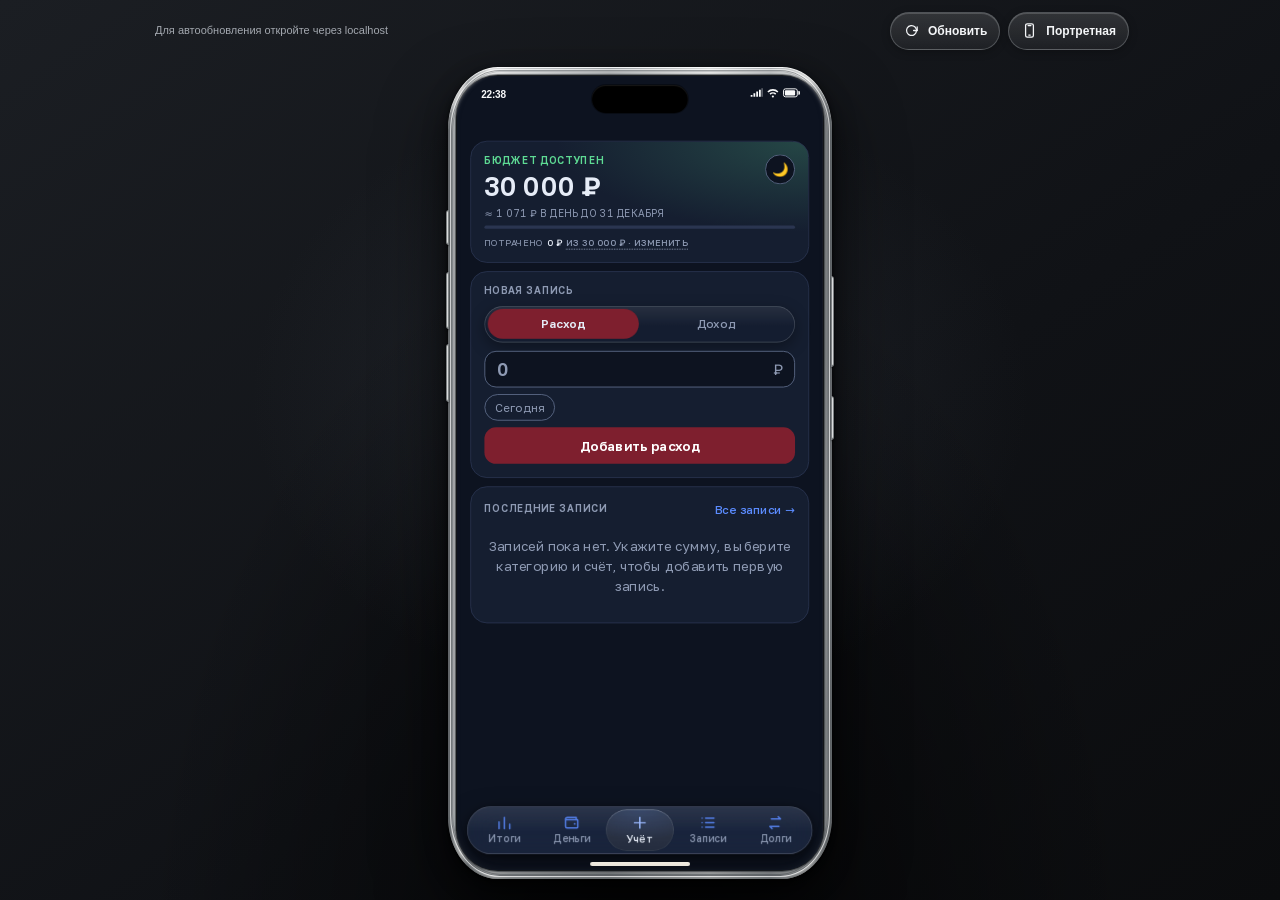
<file: iphone.html>
<!DOCTYPE html>
<html lang="ru">
<head>
  <meta charset="UTF-8">
  <meta name="viewport" content="width=device-width, initial-scale=1, viewport-fit=cover">
  <meta name="theme-color" content="#101216">
  <link rel="icon" type="image/svg+xml" href="./icon.svg">
  <title>iPhone 17 Pro Max — Silver</title>
  <style>
    :root {
      color-scheme: dark;
      --stage: #101216;
      --screen: #0d1320;
      --silver-light: #f7f8f7;
      --silver-mid: #b9bec1;
      --silver-dark: #707579;
      --device-width: 462px;
    }

    *,
    *::before,
    *::after {
      box-sizing: border-box;
    }

    html,
    body {
      width: 100%;
      height: 100%;
      min-width: 0;
      min-height: 0;
      margin: 0;
    }

    body {
      height: 100vh;
      height: 100dvh;
      display: flex;
      flex-direction: column;
      align-items: center;
      overflow: hidden;
      padding: clamp(8px, 1.2vh, 14px) clamp(10px, 2.2vw, 24px);
      gap: 6px;
      background:
        radial-gradient(ellipse at 50% 44%, rgb(74 82 95 / 25%), transparent 43%),
        radial-gradient(ellipse at 50% 110%, rgb(0 0 0 / 72%), transparent 55%),
        linear-gradient(145deg, #1b1e23, var(--stage) 58%, #0b0c0e);
      color: #f8f9fa;
      font-family: -apple-system, BlinkMacSystemFont, "Segoe UI", Arial, sans-serif;
    }

    .simulator-toolbar {
      z-index: 10;
      flex: 0 0 auto;
      display: flex;
      align-items: center;
      justify-content: flex-end;
      width: min(100%, 978px);
      min-height: 40px;
    }

    .refresh-mode {
      margin-right: auto;
      padding-left: 4px;
      color: rgb(216 222 230 / 72%);
      font-size: 11px;
      line-height: 1.2;
      white-space: nowrap;
    }

    .toolbar-actions {
      display: flex;
      align-items: center;
      gap: 8px;
    }

    .tool-button {
      min-width: 40px;
      min-height: 38px;
      display: inline-flex;
      align-items: center;
      justify-content: center;
      gap: 8px;
      padding: 0 12px;
      border: 1px solid rgb(220 225 230 / 25%);
      border-radius: 999px;
      background: linear-gradient(180deg, rgb(255 255 255 / 13%), rgb(255 255 255 / 5%));
      box-shadow: 0 2px 8px rgb(0 0 0 / 25%), inset 0 1px 0 rgb(255 255 255 / 16%);
      color: #f4f6f8;
      font: inherit;
      font-size: 12px;
      font-weight: 600;
      cursor: pointer;
      -webkit-tap-highlight-color: transparent;
      transition: background-color 160ms ease, border-color 160ms ease, transform 160ms ease;
    }

    .tool-button:hover { border-color: rgb(240 244 248 / 55%); background-color: rgb(255 255 255 / 8%); }
    .tool-button:active { transform: translateY(1px) scale(.98); }
    .tool-button:focus-visible { outline: 2px solid #fff; outline-offset: 3px; }
    .tool-button[aria-pressed="true"] { border-color: rgb(182 205 255 / 75%); background-color: rgb(92 137 232 / 24%); }
    .tool-button svg { width: 17px; height: 17px; flex: none; fill: none; stroke: currentColor; stroke-width: 1.8; stroke-linecap: round; stroke-linejoin: round; }
    #refreshApp[data-pending="true"] { border-color: #f4c76a; color: #ffe5a7; }

    .stage {
      flex: 1 1 auto;
      min-height: 0;
      display: grid;
      place-items: center;
      width: min(100%, 1026px);
    }

    .phone {
      position: relative;
      isolation: isolate;
      container-type: inline-size;
      flex: none;
      width: min(var(--device-width), calc(100vw - 24px), calc(47.24vh - 41.57px));
      aspect-ratio: 462 / 978;
      border-radius: clamp(28px, 13%, 62px);
      animation: device-arrive 620ms cubic-bezier(.18, .8, .2, 1) both;
      background:
        linear-gradient(118deg, transparent 0 2.6%, rgb(255 255 255 / 82%) 3%, rgb(255 255 255 / 18%) 3.35%, transparent 4.2% 65%, rgb(255 255 255 / 22%) 77%, transparent 89%),
        linear-gradient(90deg,
          #5f6468 0%, #c8ccce 1.6%, #f7f8f7 3.2%, #a2a7aa 5.2%, #f6f7f6 11%,
          #d7dadb 16%, #9da2a5 42%, #e9ebea 68%, #aeb3b6 84%, #f2f3f2 94%, #686d71 100%),
        linear-gradient(180deg, #f6f7f6, #8e9397 48%, #eff0ef);
      box-shadow:
        0 32px 68px rgb(0 0 0 / 62%),
        0 9px 24px rgb(0 0 0 / 42%),
        0 2px 5px rgb(0 0 0 / 78%),
        inset 0 1px 1px rgb(255 255 255 / 98%),
        inset 0 -2px 6px rgb(33 37 40 / 78%);
    }

    @keyframes device-arrive {
      from { opacity: 0; transform: translateY(10px) scale(.965); }
      to { opacity: 1; transform: translateY(0) scale(1); }
    }

    .phone.is-landscape {
      width: min(978px, calc(100vw - 42px), calc(211.69vh - 152.42px));
      aspect-ratio: 978 / 462;
      border-radius: 62px;
    }

    .phone::before {
      position: absolute;
      z-index: 4;
      inset: 2px;
      border: 1px solid rgb(255 255 255 / 66%);
      border-radius: inherit;
      box-shadow:
        inset 0 0 0 1px rgb(71 76 80 / 48%),
        inset 0 2px 4px rgb(255 255 255 / 72%),
        inset 0 -3px 8px rgb(48 52 56 / 46%);
      content: "";
      pointer-events: none;
    }

    .phone::after {
      position: absolute;
      z-index: 0;
      inset: 4px;
      border: 1px solid rgb(68 73 77 / 42%);
      border-radius: inherit;
      background: linear-gradient(142deg, rgb(255 255 255 / 23%), transparent 9% 87%, rgb(255 255 255 / 12%));
      content: "";
      pointer-events: none;
    }

    .screen {
      position: absolute;
      z-index: 1;
      inset: 8px;
      overflow: hidden;
      container-type: size;
      border: 1px solid rgb(18 20 22 / 86%);
      border-radius: clamp(24px, calc(13cqi - 8px), 52px);
      background: var(--screen);
      box-shadow:
        inset 0 0 0 1px rgb(255 255 255 / 10%),
        inset 0 2px 7px rgb(0 0 0 / 55%),
        0 0 0 1px rgb(59 64 68 / 62%),
        0 1px 5px rgb(0 0 0 / 55%);
    }

    .app-frame {
      position: absolute;
      z-index: 1;
      top: 0;
      left: 0;
      display: block;
      width: 440px;
      height: 956px;
      transform: scale(var(--frame-scale, 1));
      transform-origin: top left;
      border: 0;
      background: var(--screen);
      color-scheme: light dark;
    }

    .phone.is-landscape .app-frame { width: 956px; height: 440px; }

    .status-bar {
      position: absolute;
      z-index: 5;
      inset: 0;
      color: #f8f9fa;
      pointer-events: none;
      user-select: none;
    }

    .status-time {
      position: absolute;
      top: 1.72%;
      left: 6.6%;
      font-size: 12px;
      font-size: 2.75cqi;
      font-weight: 650;
      font-variant-numeric: tabular-nums;
      letter-spacing: -0.02em;
      line-height: 1;
    }

    .status-icons {
      position: absolute;
      top: 1.57%;
      right: 6.1%;
      display: flex;
      align-items: center;
      gap: 1.15cqi;
      height: 12px;
      height: 2.65cqi;
      color: currentColor;
    }

    .status-icons svg {
      display: block;
      width: auto;
      height: 100%;
      overflow: visible;
    }

    .signal-icon {
      aspect-ratio: 18 / 14;
    }

    .wifi-icon {
      aspect-ratio: 17 / 14;
    }

    .battery-icon {
      aspect-ratio: 25 / 14;
    }

    .dynamic-island {
      position: absolute;
      z-index: 6;
      top: 1.1%;
      left: 50%;
      width: 26.3%;
      height: 3.55%;
      padding: 0;
      transform: translateX(-50%);
      border: 0;
      border-radius: 999px;
      background: #000;
      box-shadow:
        inset 0 1px 1px rgb(255 255 255 / 9%),
        0 0 0 1px rgb(0 0 0 / 35%);
      cursor: pointer;
      transition:
        width 260ms cubic-bezier(.2, .8, .2, 1),
        height 260ms cubic-bezier(.2, .8, .2, 1),
        box-shadow 260ms ease,
        transform 180ms ease;
      will-change: width, height, box-shadow;
      -webkit-tap-highlight-color: transparent;
    }

    .dynamic-island:active { transform: translateX(-50%) scale(.96); }

    .dynamic-island.island-pulse { animation: island-pulse 440ms ease-out; }

    @keyframes island-pulse {
      0% { box-shadow: inset 0 1px 1px rgb(255 255 255 / 9%), 0 0 0 1px rgb(0 0 0 / 35%); }
      48% { box-shadow: inset 0 1px 1px rgb(255 255 255 / 15%), 0 0 0 2px rgb(255 255 255 / 30%), 0 0 18px rgb(197 214 255 / 30%); }
      100% { box-shadow: inset 0 1px 1px rgb(255 255 255 / 9%), 0 0 0 1px rgb(0 0 0 / 35%); }
    }

    .dynamic-island[aria-expanded="true"] {
      width: 41%;
      height: 4.05%;
      box-shadow:
        inset 0 1px 1px rgb(255 255 255 / 9%),
        0 0 0 1px rgb(0 0 0 / 45%),
        0 4px 12px rgb(0 0 0 / 24%);
    }

    .dynamic-island:focus-visible {
      outline: 2px solid rgb(255 255 255 / 86%);
      outline-offset: 3px;
    }

    .home-indicator {
      position: absolute;
      z-index: 5;
      bottom: 0.5%; /* low, as on the phone: clear of the tab labels (the app keeps 10px under them) */
      left: 50%;
      width: 27.3%;
      height: 0.53%;
      min-height: 3px;
      transform: translateX(-50%);
      border-radius: 999px;
      background: #f7f7f7;
      mix-blend-mode: difference;
      pointer-events: none;
    }

    .phone.is-landscape .status-time {
      top: 3.7%;
      left: 1.7%;
      font-size: 2.75cqh;
    }

    .phone.is-landscape .status-icons {
      top: 3.4%;
      right: 1.7%;
      gap: 1.15cqh;
      height: 2.65cqh;
    }

    .phone.is-landscape .dynamic-island {
      top: 50%;
      left: 1.1%;
      width: 3.55%;
      height: 26.3%;
      transform: translateY(-50%);
    }

    .phone.is-landscape .dynamic-island:active { transform: translateY(-50%) scale(.96); }

    .phone.is-landscape .dynamic-island[aria-expanded="true"] { width: 4.05%; height: 41%; }

    .phone.is-landscape .home-indicator {
      top: 50%;
      right: 1.27%;
      bottom: auto;
      left: auto;
      width: 0.53%;
      height: 27.3%;
      min-width: 3px;
      min-height: 0;
      transform: translateY(-50%);
    }

    .hardware-button {
      position: absolute;
      z-index: 2;
      width: 0.9cqi;
      border: 1px solid rgb(75 80 84 / 68%);
      background: linear-gradient(90deg, #666b6f 0%, #d6d9da 22%, #fbfcfb 43%, #a5aaad 74%, #74797d 100%);
      box-shadow:
        inset 0 1px 0 rgb(255 255 255 / 80%),
        inset 0 -1px 1px rgb(35 39 42 / 35%),
        0 1px 2px rgb(0 0 0 / 50%);
      pointer-events: none;
    }

    .hardware-button::before {
      position: absolute;
      inset: 2px 1px auto;
      height: 1px;
      background: rgb(255 255 255 / 68%);
      content: "";
    }

    .hardware-button.left {
      left: -4px;
      left: -0.65cqi;
      border-radius: 4px 0 0 4px;
    }

    .hardware-button.right {
      right: -4px;
      right: -0.65cqi;
      border-radius: 0 4px 4px 0;
      background: linear-gradient(270deg, #777c80, #f6f7f6 42%, #9ea3a6 100%);
    }

    .action-button {
      top: 17.6%;
      height: 4.3%;
    }

    .volume-up {
      top: 25.2%;
      height: 7.1%;
    }

    .volume-down {
      top: 34.1%;
      height: 7.1%;
    }

    .side-button {
      top: 25.8%;
      height: 11.2%;
    }

    .camera-control {
      top: 40.5%;
      height: 5.4%;
    }

    .phone.is-landscape .hardware-button.left,
    .phone.is-landscape .hardware-button.right {
      top: auto;
      right: auto;
      bottom: auto;
      left: auto;
      width: auto;
      height: 0.9cqh;
      border-radius: 4px 4px 0 0;
    }

    .phone.is-landscape .hardware-button.left { top: -0.65cqh; }
    .phone.is-landscape .hardware-button.right {
      bottom: -0.65cqh;
      border-radius: 0 0 4px 4px;
      background: linear-gradient(270deg, #666b6f 0%, #d6d9da 22%, #fbfcfb 43%, #a5aaad 74%, #74797d 100%);
    }

    .phone.is-landscape .action-button { left: 17.6%; width: 4.3%; height: 0.9cqh; }
    .phone.is-landscape .volume-up { left: 25.2%; width: 7.1%; height: 0.9cqh; }
    .phone.is-landscape .volume-down { left: 34.1%; width: 7.1%; height: 0.9cqh; }
    .phone.is-landscape .side-button { left: 25.8%; width: 11.2%; height: 0.9cqh; }
    .phone.is-landscape .camera-control { left: 40.5%; width: 5.4%; height: 0.9cqh; }

    @media (max-width: 420px) {
      .refresh-mode { display: none; }
      .tool-button { width: 40px; padding-inline: 0; }
      .tool-button .toolbar-label { display: none; }
    }

    @media (max-height: 480px) {
      .phone:not(.is-landscape) { width: min(var(--device-width), calc(100vw - 24px), calc(47.24vh - 34.01px)); }
      .phone.is-landscape { width: min(978px, calc(100vw - 42px), calc(211.69vh - 131.82px)); }
      .simulator-toolbar { min-height: 34px; }
      .tool-button { min-height: 32px; }
    }

    @media (prefers-reduced-motion: reduce) {
      *,
      *::before,
      *::after {
        scroll-behavior: auto !important;
        transition-duration: 0.01ms !important;
        animation-duration: 0.01ms !important;
        animation-iteration-count: 1 !important;
      }
    }

    @supports (height: 100dvh) {
      .phone {
        width: min(var(--device-width), calc(100vw - 24px), calc(47.24dvh - 41.57px));
      }
      .phone.is-landscape {
        width: min(978px, calc(100vw - 42px), calc(211.69dvh - 152.42px));
      }
      @media (max-height: 480px) {
        .phone:not(.is-landscape) { width: min(var(--device-width), calc(100vw - 24px), calc(47.24dvh - 34.01px)); }
        .phone.is-landscape { width: min(978px, calc(100vw - 42px), calc(211.69dvh - 131.82px)); }
      }
    }
  </style>
</head>
<body>
  <div class="simulator-toolbar" role="toolbar" aria-label="Управление симулятором">
    <span class="refresh-mode" id="refreshMode" role="status" aria-live="polite"></span>
    <div class="toolbar-actions">
      <button class="tool-button" id="refreshApp" type="button" title="Обновить приложение в телефоне" aria-label="Обновить приложение в телефоне" data-pending="false">
        <svg viewBox="0 0 24 24" aria-hidden="true"><path d="M20 7v5h-5"/><path d="M19 12a7 7 0 1 1-2-4.9L20 12"/></svg>
        <span class="toolbar-label">Обновить</span>
      </button>
      <button class="tool-button" id="orientationToggle" type="button" aria-pressed="false" title="Переключить ориентацию телефона">
        <svg viewBox="0 0 24 24" aria-hidden="true"><rect x="6.5" y="2.5" width="11" height="19" rx="2.3"/><path d="M10 5h4M11 18.5h2"/></svg>
        <span class="toolbar-label" id="orientationLabel">Портретная</span>
      </button>
    </div>
  </div>

  <div class="stage" id="deviceStage">
  <main class="phone" id="phone" aria-label="Симулятор iPhone 17 Pro Max Silver, портретная ориентация">
    <span class="hardware-button left action-button" aria-hidden="true"></span>
    <span class="hardware-button left volume-up" aria-hidden="true"></span>
    <span class="hardware-button left volume-down" aria-hidden="true"></span>
    <span class="hardware-button right side-button" aria-hidden="true"></span>
    <span class="hardware-button right camera-control" aria-hidden="true"></span>

    <div class="screen">
      <iframe
        class="app-frame"
        src="./index.html"
        title="Приложение «Мои расходы»"
        loading="eager"
      ></iframe>

      <div class="status-bar" aria-hidden="true">
        <time class="status-time" id="statusTime">--:--</time>
        <div class="status-icons">
          <svg class="signal-icon" viewBox="0 0 18 14" aria-hidden="true">
            <path fill="currentColor" d="M1 12.7h2.6V10H1zm4 0h2.6V7.7H5zm4 0h2.6V5.2H9zm4 0h2.6V2.7H13zm4 0h.8V.4H17z" />
          </svg>
          <svg class="wifi-icon" viewBox="0 0 17 14" aria-hidden="true">
            <path fill="currentColor" d="M8.5 10.8a1.55 1.55 0 1 0 0 3.1 1.55 1.55 0 0 0 0-3.1ZM.5 4.9l1.6 1.6a9.1 9.1 0 0 1 12.8 0l1.6-1.6a11.35 11.35 0 0 0-16 0Zm3.1 3.1 1.6 1.6a4.75 4.75 0 0 1 6.6 0l1.6-1.6a7 7 0 0 0-9.8 0Z" />
          </svg>
          <svg class="battery-icon" viewBox="0 0 25 14" aria-hidden="true">
            <rect x=".7" y="1.2" width="20" height="11.6" rx="3" fill="none" stroke="currentColor" stroke-width="1.4" />
            <rect x="2.7" y="3.2" width="14.8" height="7.6" rx="1.5" fill="currentColor" />
            <path fill="currentColor" d="M22.2 4.4h1.1c.7 0 1.2.6 1.2 1.3v2.6c0 .7-.5 1.3-1.2 1.3h-1.1z" />
          </svg>
        </div>
      </div>

    <button
      class="dynamic-island"
      type="button"
      aria-label="Расширить Dynamic Island"
      aria-expanded="false"
      title="Нажмите, чтобы анимировать Dynamic Island"
    ></button>

    <div class="home-indicator" aria-hidden="true"></div>
  </div>
  </main>
  </div>

  <script>
    (() => {
      const clock = document.getElementById("statusTime");
      const island = document.querySelector(".dynamic-island");
      const frame = document.querySelector(".app-frame");
      const screen = document.querySelector(".screen");
      const phone = document.getElementById("phone");
      const orientationToggle = document.getElementById("orientationToggle");
      const orientationLabel = document.getElementById("orientationLabel");
      const refreshButton = document.getElementById("refreshApp");
      const refreshMode = document.getElementById("refreshMode");
      const isLandscape = () => phone.classList.contains("is-landscape");
      let sourceSignature = "";

      const frameSize = () => isLandscape()
        ? { width: 956, height: 440 }
        : { width: 440, height: 956 };

      const resizeFrame = () => {
        const { width, height } = frameSize();
        const scale = Math.min(screen.clientWidth / width, screen.clientHeight / height);
        const left = Math.max(0, (screen.clientWidth - width * scale) / 2);
        const top = Math.max(0, (screen.clientHeight - height * scale) / 2);
        frame.style.width = `${width}px`;
        frame.style.height = `${height}px`;
        frame.style.left = `${left}px`;
        frame.style.top = `${top}px`;
        frame.style.setProperty("--frame-scale", String(Math.max(0, scale)));
      };

      const setOrientation = (landscape) => {
        phone.classList.toggle("is-landscape", landscape);
        phone.setAttribute(
          "aria-label",
          `Симулятор iPhone 17 Pro Max Silver, ${landscape ? "альбомная" : "портретная"} ориентация`
        );
        orientationToggle.setAttribute("aria-pressed", String(landscape));
        orientationLabel.textContent = landscape ? "Альбомная" : "Портретная";
        void screen.offsetWidth;
        resizeFrame();
        requestAnimationFrame(resizeFrame);
      };

      if ("ResizeObserver" in window) {
        new ResizeObserver(resizeFrame).observe(screen);
      } else {
        window.addEventListener("resize", resizeFrame);
      }
      resizeFrame();

      orientationToggle.addEventListener("click", () => setOrientation(!isLandscape()));

      const updateClock = () => {
        clock.textContent = new Intl.DateTimeFormat(undefined, {
          hour: "2-digit",
          minute: "2-digit",
          hourCycle: "h23"
        }).format(new Date());
      };

      updateClock();
      window.setInterval(updateClock, 30_000);

      island.addEventListener("click", () => {
        const expanded = island.getAttribute("aria-expanded") !== "true";
        island.setAttribute("aria-expanded", String(expanded));
        island.setAttribute(
          "aria-label",
          expanded ? "Свернуть Dynamic Island" : "Расширить Dynamic Island"
        );
        island.classList.remove("island-pulse");
        void island.offsetWidth;
        island.classList.add("island-pulse");
        window.setTimeout(() => island.classList.remove("island-pulse"), 460);
      });

      const defaultRefreshTitle = location.protocol === "file:"
        ? "Обновить iframe вручную. file:// не сообщает странице об изменениях файла."
        : "Обновить приложение в телефоне";
      const reloadFrame = () => {
        let url;
        try {
          url = new URL(frame.contentWindow.location.href);
        } catch {
          url = new URL("./index.html", location.href);
        }
        url.searchParams.set("simulator-refresh", String(Date.now()));
        frame.src = url.href;
        refreshButton.dataset.pending = "false";
        refreshButton.title = defaultRefreshTitle;
        refreshButton.setAttribute("aria-label", "Обновить приложение в телефоне");
      };

      const safeToReload = () => {
        try {
          const doc = frame.contentDocument;
          if (!doc) return false;
          if (doc.querySelector("#sheet:not([hidden]), #zakatSheet:not([hidden]), .wmodal:not([hidden])")) return false;
          if (doc.activeElement?.matches("input, textarea, select")) return false;
          return ![...doc.querySelectorAll("input:not([type=hidden]), textarea")].some((field) => {
            const visible = field.getClientRects().length > 0 && !field.disabled;
            return visible && field.value.trim() !== "" && field.value !== field.defaultValue;
          });
        } catch {
          return false;
        }
      };

      const getSourceSignature = async () => {
        try {
          const response = await fetch(`./index.html?simulator-check=${Date.now()}`, {
            method: "HEAD",
            cache: "no-store",
            credentials: "same-origin"
          });
          if (!response.ok) return "";
          const parts = [
            response.headers.get("etag") || "",
            response.headers.get("last-modified") || "",
            response.headers.get("content-length") || ""
          ];
          return parts.some(Boolean) ? parts.join("|") : "";
        } catch {
          return "";
        }
      };

      const supportsAutoRefresh = location.protocol === "http:" &&
        ["localhost", "127.0.0.1", "::1", "[::1]"].includes(location.hostname);

      refreshButton.title = defaultRefreshTitle;
      refreshMode.textContent = supportsAutoRefresh
        ? "Автообновление · localhost"
        : location.protocol === "file:"
          ? "file:// · обновляйте вручную"
          : "Для автообновления откройте через localhost";
      refreshButton.addEventListener("click", () => {
        reloadFrame();
        if (supportsAutoRefresh) getSourceSignature().then((signature) => {
          if (signature) sourceSignature = signature;
        });
      });

      const pollForSavedChanges = async () => {
        const signature = await getSourceSignature();
        if (!signature) return;
        if (!sourceSignature) {
          sourceSignature = signature;
          return;
        }
        if (signature === sourceSignature) return;
        if (!safeToReload()) {
          refreshButton.dataset.pending = "true";
          refreshButton.title = "index.html изменён. Сохраните введённое в приложении и нажмите «Обновить».";
          refreshButton.setAttribute("aria-label", "index.html изменён — обновить приложение после сохранения введённого");
          return;
        }

        sourceSignature = signature;
        const controlledByServiceWorker = !!frame.contentDocument?.defaultView?.navigator?.serviceWorker?.controller;
        reloadFrame();
        // The app's service worker serves its saved copy first and refreshes it in the background.
        // A second navigation then picks up the new file without changing the worker or app logic.
        if (controlledByServiceWorker) {
          window.setTimeout(() => {
            if (safeToReload()) reloadFrame();
            else refreshButton.dataset.pending = "true";
          }, 700);
        }
      };

      const simulatorSafeAreaStyle = () => {
        try {
          const frameDocument = frame.contentDocument;
          if (!frameDocument?.head || frameDocument.getElementById("simulator-safe-area-style")) return;

          const style = frameDocument.createElement("style");
          style.id = "simulator-safe-area-style";
          style.textContent = `
            :root {
              --simulator-safe-top: 62px;
              --simulator-safe-bottom: 34px;
              --simulator-safe-left: 0px;
              --simulator-safe-right: 0px;
            }
            @media (orientation: landscape) {
              :root {
                --simulator-safe-top: 0px;
                --simulator-safe-bottom: 0px;
                --simulator-safe-left: 62px;
                --simulator-safe-right: 34px;
              }
            }
            .app {
              padding-top: var(--simulator-safe-top) !important;
              padding-left: var(--simulator-safe-left) !important;
              padding-right: var(--simulator-safe-right) !important;
              background: linear-gradient(var(--sbar), var(--sbar)) top / 100% var(--simulator-safe-top) no-repeat var(--bg) !important;
            }
            .tabs {
              padding-bottom: max(6px, var(--simulator-safe-bottom)) !important;
              padding-left: max(8px, var(--simulator-safe-left)) !important;
              padding-right: max(8px, var(--simulator-safe-right)) !important;
            }
            .wmodal, .zsheet {
              padding-right: calc(16px + var(--simulator-safe-right)) !important;
              padding-bottom: calc(16px + var(--simulator-safe-bottom)) !important;
              padding-left: calc(16px + var(--simulator-safe-left)) !important;
            }
            .wmodal:has(.zform), .wmodal:has(.dperson), .wmodal:has(.bkpanel), .zsheet {
              padding-top: calc(var(--simulator-safe-top) + 16px) !important;
            }
            .sheet-panel { padding-bottom: calc(20px + var(--simulator-safe-bottom)) !important; }
            .zsheet-panel { padding-bottom: calc(20px + var(--simulator-safe-bottom)) !important; }
            #zakatSheet .zsheet-panel { padding-bottom: calc(14px + var(--simulator-safe-bottom)) !important; }
            .sheet-go {
              bottom: calc(-20px - var(--simulator-safe-bottom)) !important;
              margin-bottom: calc(-20px - var(--simulator-safe-bottom)) !important;
              padding-bottom: calc(20px + var(--simulator-safe-bottom)) !important;
            }
            .toast {
              right: calc(16px + var(--simulator-safe-right)) !important;
              bottom: calc(88px + var(--simulator-safe-bottom)) !important;
              left: calc(16px + var(--simulator-safe-left)) !important;
            }
          `;
          frameDocument.head.append(style);
        } catch {
          // The app remains usable if the browser prevents same-origin style access.
        }
      };

      frame.addEventListener("load", simulatorSafeAreaStyle);
      if (frame.contentDocument?.readyState === "complete") simulatorSafeAreaStyle();

      if (supportsAutoRefresh) {
        pollForSavedChanges();
        window.setInterval(pollForSavedChanges, 1800);
      }
    })();
  </script>
</body>
</html>
</file>
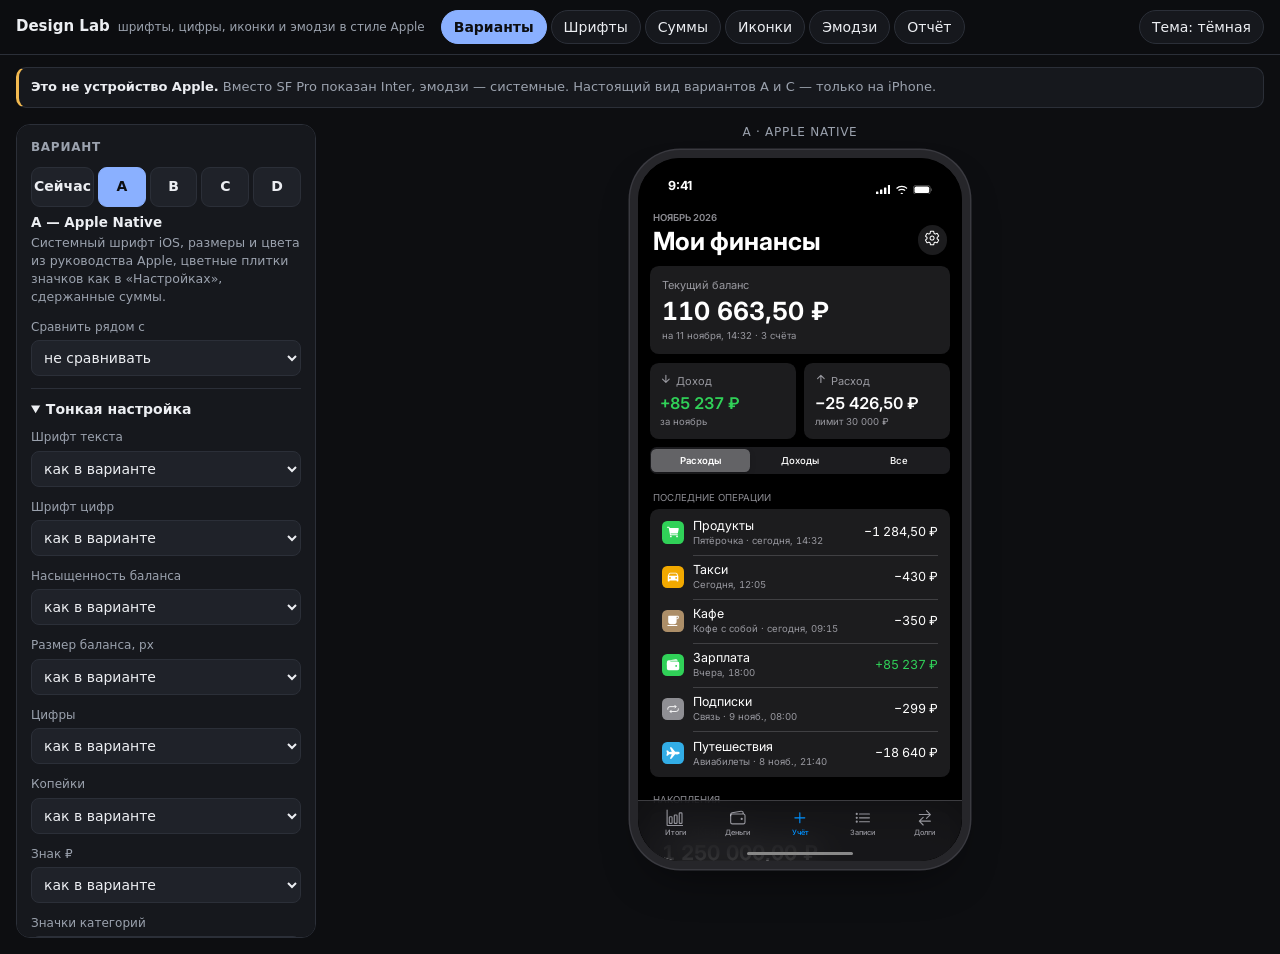
<file: design-lab/apple-typography.html>
<!doctype html>
<html lang="ru" data-lab-theme="dark">
<head>
<meta charset="utf-8">
<meta name="viewport" content="width=device-width,initial-scale=1,viewport-fit=cover">
<meta name="robots" content="noindex,nofollow">
<title>Design Lab · типографика Apple</title>
<!-- Отдельная лаборатория. Основное приложение (index.html) эту страницу не подключает и от неё не зависит. -->
<link rel="stylesheet" href="assets/fonts.css">
<style>
*{box-sizing:border-box}
html{-webkit-text-size-adjust:100%;text-size-adjust:100%}
:root{--lb:#0D0E11;--lp:#16181D;--lp2:#1F2229;--li:#ECEEF2;--li2:#9BA2AE;--ll:#2B2F38;--la:#8AB0FF;--lok:#5AD49B;--lwarn:#F2B950;--lbad:#FF7A7A;color-scheme:dark}
html[data-lab-theme="light"]{--lb:#F2F3F5;--lp:#FFFFFF;--lp2:#EEF0F3;--li:#15171B;--li2:#5C6471;--ll:#D9DCE2;--la:#2456C8;--lok:#157A47;--lwarn:#8A5A00;--lbad:#B3261E;color-scheme:light}
body{margin:0;background:var(--lb);color:var(--li);font:14px/1.45 system-ui,-apple-system,"Segoe UI",Roboto,sans-serif}
button,select,input{font:inherit;color:inherit}
a{color:var(--la)}
code,.mono{font-family:ui-monospace,"Cascadia Mono",Consolas,monospace;font-size:.92em}

/* ---------- Оболочка лаборатории ---------- */
.top{position:sticky;top:0;z-index:30;display:flex;flex-wrap:wrap;gap:8px 16px;align-items:center;padding:10px 16px;padding-top:max(10px,env(safe-area-inset-top));background:color-mix(in srgb,var(--lb) 88%,transparent);-webkit-backdrop-filter:blur(14px);backdrop-filter:blur(14px);border-bottom:1px solid var(--ll)}
.brand b{font-size:15px}.brand span{color:var(--li2);margin-left:8px;font-size:12px}
.tabsnav{display:flex;gap:4px;overflow-x:auto;scrollbar-width:none;flex:1 1 auto}
.tabsnav button,.pill{border:1px solid var(--ll);background:var(--lp);border-radius:99px;padding:6px 12px;cursor:pointer;white-space:nowrap;min-height:34px}
.tabsnav button[aria-selected="true"]{background:var(--la);border-color:var(--la);color:var(--lb);font-weight:600}
.device{margin:12px 16px 0;padding:10px 12px;border:1px solid var(--ll);border-left:3px solid var(--lwarn);border-radius:10px;background:var(--lp);color:var(--li2);font-size:13px}
.device b{color:var(--li)}
main{padding:16px;max-width:1560px;margin:0 auto}
.tab{display:none}.tab.on{display:block}
.layout{display:grid;grid-template-columns:300px minmax(0,1fr);gap:20px;align-items:start}
.panel{background:var(--lp);border:1px solid var(--ll);border-radius:14px;padding:14px;position:sticky;top:70px;max-height:calc(100vh - 86px);overflow:auto}
.panel h3{margin:0 0 10px;font-size:12px;letter-spacing:.06em;text-transform:uppercase;color:var(--li2)}
.ctl{display:grid;gap:4px;margin-bottom:12px}
.ctl>span{font-size:12px;color:var(--li2);display:flex;justify-content:space-between;gap:8px}
.ctl output{color:var(--li);font-variant-numeric:tabular-nums}
.ctl select,.ctl input[type=range]{width:100%}
.ctl select{background:var(--lp2);border:1px solid var(--ll);border-radius:8px;padding:7px 8px;min-height:36px}
.chk{display:flex;align-items:center;gap:8px;margin-bottom:12px;font-size:13px}
.vbtns{display:grid;grid-template-columns:repeat(5,1fr);gap:4px;margin-bottom:6px}
.vbtns button{border:1px solid var(--ll);background:var(--lp2);border-radius:9px;padding:8px 2px;cursor:pointer;font-weight:600;min-height:40px}
.vbtns button.on{background:var(--la);border-color:var(--la);color:var(--lb)}
.vdesc{font-size:12.5px;color:var(--li2);margin:0 0 12px;min-height:3.6em}
.vdesc b{color:var(--li);display:block;font-size:13.5px;margin-bottom:2px}
details.more{border-top:1px solid var(--ll);padding-top:10px;margin-top:4px}
details.more summary{cursor:pointer;font-weight:600;margin-bottom:10px}
.reset{width:100%;border:1px solid var(--ll);background:none;border-radius:9px;padding:8px;cursor:pointer}
.h{margin:26px 0 6px;font-size:18px}.h:first-child{margin-top:0}
.sub{margin:0 0 14px;color:var(--li2);max-width:78ch}
.box{background:var(--lp);border:1px solid var(--ll);border-radius:14px;padding:14px}
.tag{display:inline-block;border:1px solid var(--ll);border-radius:6px;padding:1px 6px;font-size:11.5px;color:var(--li2);margin:2px 3px 0 0;white-space:nowrap}
.tag.ok{color:var(--lok);border-color:color-mix(in srgb,var(--lok) 45%,transparent)}
.tag.no{color:var(--lbad);border-color:color-mix(in srgb,var(--lbad) 45%,transparent)}
.tag.warn{color:var(--lwarn);border-color:color-mix(in srgb,var(--lwarn) 45%,transparent)}
.scrollx{overflow-x:auto}
table.grid{border-collapse:collapse;width:100%}
table.grid th,table.grid td{border-bottom:1px solid var(--ll);padding:10px 12px;text-align:center;vertical-align:middle}
table.grid th{font-size:12px;color:var(--li2);font-weight:600;position:sticky;top:0;background:var(--lp);vertical-align:bottom}
table.grid th small{display:block;font-weight:400;margin-top:2px}
table.grid th select{margin-top:4px;background:var(--lp2);border:1px solid var(--ll);border-radius:6px;padding:2px 4px;font-size:12px}
table.grid td:first-child,table.grid th:first-child{text-align:left;white-space:nowrap}
table.grid tr.divider td{background:var(--lp2);font-size:12px;color:var(--li2);text-transform:uppercase;letter-spacing:.06em;padding:6px 12px}
.sfname{font-size:11.5px;color:var(--li2)}
.gcell{display:inline-grid;place-items:center;color:var(--li)}
.gcell svg{width:var(--isz,28px);height:var(--isz,28px);display:block}
.gcell.tile{width:calc(var(--isz,28px)*1.7);height:calc(var(--isz,28px)*1.7);border-radius:28%;background:color-mix(in srgb,var(--c,#8AB0FF) 20%,transparent);color:var(--c,#8AB0FF)}
.gcell.solid{width:calc(var(--isz,28px)*1.7);height:calc(var(--isz,28px)*1.7);border-radius:28%;background:var(--c,#8AB0FF);color:#fff}
.isw svg{stroke-width:var(--isw,var(--isw-d,2))}
.none{color:var(--li2);opacity:.6}
.ecell{display:inline-grid;place-items:center;width:calc(var(--esz,36px)*1.5);height:calc(var(--esz,36px)*1.5);border-radius:28%}
.ecell.tile{background:var(--lp2)}
.ecell img{width:var(--esz,36px);height:var(--esz,36px);display:block}
.ecell .emo{font-size:var(--esz,36px);line-height:1}
.emo{font-family:"Apple Color Emoji","Segoe UI Emoji","Noto Color Emoji",sans-serif;font-style:normal;font-weight:400}

/* ---------- Телефон ---------- */
.phones{display:flex;gap:28px;justify-content:center;align-items:flex-start;flex-wrap:wrap}
.pwrap{display:grid;gap:8px;justify-items:center}
.pname{font-size:12px;color:var(--li2);text-transform:uppercase;letter-spacing:.06em}
.phone{position:relative;width:440px;height:956px;box-sizing:content-box;border:11px solid #26262A;border-radius:68px;background:#000;overflow:hidden;zoom:var(--zoom,1);box-shadow:0 0 0 2px #3A3A40,0 30px 60px -30px rgba(0,0,0,.6)}
.phone::before{content:"";position:absolute;top:14px;left:50%;width:126px;height:37px;margin-left:-63px;border-radius:20px;background:#000;z-index:9;pointer-events:none}
.phone::after{content:"";position:absolute;bottom:8px;left:50%;width:144px;height:5px;margin-left:-72px;border-radius:9px;background:rgba(255,255,255,.55);z-index:9;pointer-events:none;mix-blend-mode:difference}
.pscreen{width:440px;height:956px;overflow-y:auto;overflow-x:hidden;scrollbar-width:none;border-radius:57px}
.pscreen::-webkit-scrollbar{display:none}
.phones.noframe .phone{width:min(440px,100%);height:auto;border:0;border-radius:0;zoom:1;box-shadow:none;overflow:visible}
.phones.noframe .phone::before,.phones.noframe .phone::after{display:none}
.phones.noframe .pscreen{width:auto;height:auto;overflow:visible;border-radius:0}
.phones.noframe .pwrap{width:min(440px,100%)}

/* ---------- Экран-макет: общее ---------- */
.scr{position:relative;min-height:100%;background:var(--bg);color:var(--ink);font-family:var(--f-text);font-size:var(--body);line-height:1.3;padding:0 16px;-webkit-font-smoothing:antialiased;font-optical-sizing:auto;font-synthesis:none;text-align:left;display:flex;flex-direction:column}
.scr button{font-family:inherit;color:inherit;cursor:pointer;-webkit-tap-highlight-color:transparent}
.scr .num,.scr .amt,.scr .hero,.scr .big{font-family:var(--f-num);font-variant-numeric:var(--figs)}
.scr.kop-small .kop,.scr.kop-muted .kop{font-size:.62em}
.scr.kop-muted .kop{color:var(--ink2)}
.scr.cur-light .cur{font-weight:400;color:var(--ink2)}
.st{display:none;height:62px;flex:none;align-items:flex-end;justify-content:space-between;padding:0 24px 12px;font-weight:600;font-size:17px}
.phone .st{display:flex}
.phones.noframe .st{display:none}
.st span{display:flex;gap:6px;align-items:center}
.st svg{height:13px;width:auto;display:block}
.hd{display:flex;align-items:flex-end;justify-content:space-between;gap:12px;padding:12px 4px 16px}
.kick{font-size:var(--kick-size);font-weight:var(--kick-w);letter-spacing:var(--kick-track,0);text-transform:var(--kick-case,none);color:var(--kick-color,var(--ink2));margin-bottom:3px}
.ttl{margin:0;font-family:var(--f-title,var(--f-text));font-size:var(--ttl-size);font-weight:var(--ttl-w);letter-spacing:var(--ttl-track,0);line-height:1.12}
.rnd{flex:none;width:40px;height:40px;border-radius:50%;border:var(--rnd-bd,0);background:var(--rnd-bg,var(--card));color:var(--rnd-fg,var(--accent));display:grid;place-items:center;padding:0}
.rnd svg{width:22px;height:22px}
.card{background:var(--card);border-radius:var(--r-card);padding:var(--pad);border:var(--card-bd,0)}
.lbl{font-size:var(--lbl-size);font-weight:var(--lbl-w);letter-spacing:var(--lbl-track,0);text-transform:var(--lbl-case,none);color:var(--ink2);display:flex;align-items:center;gap:6px}
.lbl svg{width:16px;height:16px;flex:none}
.hero{font-size:var(--hero-size);font-weight:var(--hero-w);letter-spacing:var(--hero-track,-.02em);word-spacing:var(--hero-gap,0);line-height:1.08;white-space:nowrap;margin:8px 0 6px}
.cap{font-size:var(--cap-size);color:var(--ink2);line-height:1.3}
.duo{display:grid;grid-template-columns:1fr 1fr;gap:var(--gap);margin-top:var(--gap)}
.mini{padding:var(--pad-mini,14px);min-width:0}
.mini .num{font-size:var(--mini-size);font-weight:var(--mini-w);letter-spacing:var(--mini-track,-.01em);white-space:nowrap;margin:6px 0 3px}
.pos{color:var(--good)}.neg{color:var(--neg,var(--ink))}
.seg{display:grid;grid-auto-flow:column;grid-auto-columns:1fr;margin-top:var(--gap)}
.seg button{min-width:0}
.sec{margin:24px 4px 8px;font-size:var(--sec-size);font-weight:var(--sec-w);letter-spacing:var(--sec-track,0);text-transform:var(--sec-case,none);color:var(--sec-color,var(--ink2));line-height:1.2}
.list{padding-top:2px;padding-bottom:2px}
.row{display:grid;grid-template-columns:auto minmax(0,1fr) auto;align-items:center;gap:12px;min-height:var(--row-h);position:relative}
.row+.row::before,.trow+.trow::before{content:"";position:absolute;top:0;right:0;left:var(--sep-inset,0);border-top:var(--sep)}
.trow+.trow::before{left:0}
.what b{display:block;font-weight:var(--row-w);font-size:var(--row-size);white-space:nowrap;overflow:hidden;text-overflow:ellipsis}
.what span{display:block;font-size:var(--cap-size);color:var(--ink2);white-space:nowrap;overflow:hidden;text-overflow:ellipsis;margin-top:1px;font-variant-numeric:tabular-nums}
.amt{font-size:var(--amt-size);font-weight:var(--amt-w);white-space:nowrap;letter-spacing:var(--amt-track,0)}
.ic{flex:none;width:var(--ic);height:var(--ic);border-radius:var(--ic-r);display:grid;place-items:center;font-size:calc(var(--ic)*.5);line-height:1}
.ic .g{display:contents}
.ic svg{width:var(--ic-g,56%);height:var(--ic-g,56%);display:block}
.ic img{width:var(--ic-img,58%);height:var(--ic-img,58%);display:block}
.goal .big{font-size:var(--big-size);font-weight:var(--big-w);letter-spacing:var(--hero-track,-.02em);white-space:nowrap;margin:6px 0 12px;line-height:1.1}
.bar{height:6px;border-radius:99px;background:var(--track,var(--card2));overflow:hidden;margin-bottom:8px}
.bar i{display:block;height:100%;width:62.5%;border-radius:99px;background:var(--bar,var(--accent))}
.cats{display:grid;grid-template-columns:repeat(4,minmax(0,1fr));gap:var(--cat-gap,10px)}
.cat{display:flex;flex-direction:column;align-items:center;gap:7px;padding:12px 2px 10px;background:var(--cat-bg,var(--card));border-radius:var(--r-ctl);border:var(--card-bd,0);font-size:var(--cat-size,12px);font-weight:var(--cat-w,500);text-align:center;min-width:0}
.cat span{max-width:100%;overflow:hidden;text-overflow:ellipsis;white-space:nowrap;padding:0 2px}
.cat .ic{--ic:var(--cat-ic,40px)}
.trow{display:flex;align-items:center;justify-content:space-between;gap:12px;min-height:var(--trow-h,54px);position:relative;font-size:var(--row-size)}
.sw{flex:none;width:51px;height:31px;border-radius:99px;border:0;padding:0;background:var(--sw-off,rgba(120,120,128,.32));position:relative;transition:background .2s}
.sw::after{content:"";position:absolute;top:2px;left:2px;width:27px;height:27px;border-radius:50%;background:#fff;box-shadow:0 3px 8px rgba(0,0,0,.15),0 1px 1px rgba(0,0,0,.16);transition:transform .2s}
.sw.on{background:var(--sw-on,var(--good))}.sw.on::after{transform:translateX(20px)}
.btns{display:grid;grid-template-columns:1.5fr 1fr;gap:var(--gap);margin-top:var(--gap)}
.btn{height:var(--btn-h);border-radius:var(--btn-r);border:0;font-size:var(--btn-size,17px);font-weight:var(--btn-w,600);display:flex;align-items:center;justify-content:center;gap:8px;padding:0 14px;white-space:nowrap}
.btn svg{width:20px;height:20px;flex:none}
.btn.pri{background:var(--btn-bg,var(--accent));color:var(--btn-fg,#fff)}
.btn.sec2{background:var(--btn2-bg);color:var(--btn2-fg);border:var(--btn2-bd,0)}
.tbwrap{position:sticky;bottom:0;margin:auto -16px 0;padding-top:24px;z-index:5;pointer-events:none}
.tb{pointer-events:auto;display:flex;align-items:stretch}
.tb button{flex:1;min-width:0;display:flex;flex-direction:column;align-items:center;justify-content:center;gap:3px;background:none;border:0;padding:6px 0;font-size:var(--tb-size,10px);font-weight:500;color:var(--tb-off,var(--ink2));border-radius:999px;line-height:1.1}
.tb button.on{color:var(--tb-on,var(--accent))}
.tb svg{width:24px;height:24px;display:block}
@media (prefers-reduced-motion:reduce){.sw,.sw::after{transition:none}}

/* ---------- A · Apple Native ---------- */
.v-a{--body:17px;--bg:#000;--card:#1C1C1E;--card2:#2C2C2E;--ink:#fff;--ink2:rgba(235,235,245,.6);--line:rgba(84,84,88,.65);--accent:#0091FF;--good:#30D158;--bad:#FF4245;
 --r-card:12px;--r-ctl:12px;--pad:16px;--gap:12px;
 --ttl-size:34px;--ttl-w:700;--kick-size:13px;--kick-w:600;--kick-case:uppercase;
 --lbl-size:15px;--lbl-w:400;--hero-track:0;--cap-size:13px;
 --mini-size:22px;--mini-w:600;--mini-track:0;--sec-size:13px;--sec-w:400;--sec-case:uppercase;
 --row-h:60px;--row-size:17px;--row-w:400;--amt-size:17px;--amt-w:400;--sep:.5px solid var(--line);--sep-inset:42px;
 --ic:30px;--ic-r:7px;--ic-g:64%;--cat-ic:36px;
 --big-size:28px;--big-w:700;--btn-h:50px;--btn-r:12px;--btn2-bg:color-mix(in srgb,var(--accent) 16%,transparent);--btn2-fg:var(--accent);
 --tb-bg:rgba(22,22,24,.8);--tb-size:10px;--seg-bg:rgba(118,118,128,.24);--seg-on:#636366}
.v-a[data-theme="light"]{--bg:#F2F2F7;--card:#fff;--card2:#E5E5EA;--ink:#000;--ink2:rgba(60,60,67,.6);--line:rgba(60,60,67,.29);--accent:#0088FF;--good:#248A3D;--bad:#FF383C;--sw-on:#34C759;--tb-bg:rgba(249,249,249,.84);--seg-bg:rgba(118,118,128,.12);--seg-on:#fff}
.v-a .seg{background:var(--seg-bg);border-radius:9px;padding:2px;height:36px}
.v-a .seg button{border:0;background:none;border-radius:7px;font-size:13px;font-weight:500}
.v-a .seg button.on{background:var(--seg-on);font-weight:600;box-shadow:0 3px 8px rgba(0,0,0,.12),0 3px 1px rgba(0,0,0,.04)}
.v-a .tb{background:var(--tb-bg);-webkit-backdrop-filter:blur(20px) saturate(180%);backdrop-filter:blur(20px) saturate(180%);border-top:.5px solid var(--line);padding:6px 8px 26px}

/* ---------- B · Premium Finance ---------- */
.v-b{--body:15px;--bg:#09090B;--card:#121215;--card2:#1C1C21;--ink:#F3EFE6;--ink2:#9A9488;--line:rgba(255,255,255,.09);--accent:#D8B66C;--good:#7BD3A2;--bad:#EE8A7C;
 --f-title:var(--f-num);
 --r-card:22px;--r-ctl:16px;--pad:20px;--gap:12px;--card-bd:1px solid var(--line);
 --ttl-size:28px;--ttl-w:700;--ttl-track:-.02em;--kick-size:11px;--kick-w:600;--kick-case:uppercase;--kick-track:.14em;--kick-color:var(--accent);
 --lbl-size:11px;--lbl-w:600;--lbl-case:uppercase;--lbl-track:.12em;--hero-track:-.035em;--hero-gap:.07em;--cap-size:12.5px;
 --mini-size:21px;--mini-w:700;--mini-track:-.02em;--pad-mini:16px;--sec-size:11px;--sec-w:600;--sec-case:uppercase;--sec-track:.12em;
 --row-h:66px;--row-size:15.5px;--row-w:500;--amt-size:16px;--amt-w:600;--amt-track:-.01em;--sep:1px solid var(--line);--sep-inset:54px;
 --ic:42px;--ic-r:50%;--ic-g:50%;
 --big-size:32px;--big-w:700;--btn-h:54px;--btn-r:16px;--btn-size:16px;--btn-fg:#17130A;--btn2-bg:transparent;--btn2-fg:var(--ink);--btn2-bd:1px solid var(--line);
 --sw-on:var(--accent);--tb-bg:rgba(12,12,14,.86);--tb-on:var(--accent);--bar:linear-gradient(90deg,#B8944A,#E9CF8E);--rnd-bg:transparent;--rnd-bd:1px solid var(--line);--rnd-fg:var(--ink)}
.v-b[data-theme="light"]{--bg:#F5F2EA;--card:#FFFFFF;--card2:#ECE7DB;--ink:#17150F;--ink2:#6E6A5E;--line:rgba(23,21,15,.12);--accent:#8C6B1E;--good:#1E7A49;--bad:#B4412F;--btn-fg:#fff;--tb-bg:rgba(250,248,242,.9);--bar:linear-gradient(90deg,#8C6B1E,#C9A24B)}
.v-b .balance{background:radial-gradient(120% 150% at 0% 0%,color-mix(in srgb,var(--accent) 17%,var(--card)) 0%,var(--card) 58%);padding:24px 22px}
.v-b .seg{border-bottom:1px solid var(--line);height:46px;margin-top:18px}
.v-b .seg button{background:none;border:0;border-bottom:2px solid transparent;margin-bottom:-1px;font-size:14px;font-weight:500;color:var(--ink2);border-radius:0}
.v-b .seg button.on{color:var(--ink);border-bottom-color:var(--accent);font-weight:600}
.v-b .tb{background:var(--tb-bg);-webkit-backdrop-filter:blur(18px);backdrop-filter:blur(18px);border-top:1px solid var(--line);padding:8px 8px 26px}
.v-b .cat{background:transparent}

/* ---------- C · Modern iOS ---------- */
.v-c{--body:17px;--bg:#000;--card:#1C1C1E;--card2:#2C2C2E;--ink:#fff;--ink2:rgba(235,235,245,.6);--line:rgba(84,84,88,.5);--accent:#0091FF;--good:#30D158;--bad:#FF4245;
 --r-card:26px;--r-ctl:22px;--pad:20px;--gap:12px;
 --ttl-size:34px;--ttl-w:800;--kick-size:13px;--kick-w:600;--kick-case:uppercase;
 --lbl-size:15px;--lbl-w:500;--hero-track:-.01em;--cap-size:13px;
 --mini-size:22px;--mini-w:700;--mini-track:0;--sec-size:20px;--sec-w:700;--sec-color:var(--ink);
 --row-h:64px;--row-size:17px;--row-w:500;--amt-size:17px;--amt-w:600;--sep:.5px solid var(--line);--sep-inset:54px;
 --ic:42px;--ic-r:50%;--ic-g:54%;--cat-ic:44px;
 --big-size:30px;--big-w:700;--btn-h:52px;--btn-r:999px;--btn2-bg:rgba(120,120,128,.24);--btn2-fg:var(--ink);
 --glass:rgba(44,44,48,.6);--glass-rim:rgba(255,255,255,.14);--tb-size:10px;--seg-bg:rgba(118,118,128,.24);--seg-on:rgba(255,255,255,.2)}
.v-c[data-theme="light"]{--bg:#F2F2F7;--card:#fff;--card2:#E9E9EE;--ink:#000;--ink2:rgba(60,60,67,.6);--line:rgba(60,60,67,.2);--accent:#0088FF;--good:#248A3D;--bad:#FF383C;--sw-on:#34C759;--btn2-bg:rgba(120,120,128,.14);--glass:rgba(255,255,255,.7);--glass-rim:rgba(0,0,0,.07);--seg-bg:rgba(118,118,128,.12);--seg-on:#fff}
.v-c{background:var(--bg) radial-gradient(90% 34% at 50% 0%,color-mix(in srgb,var(--accent) 26%,transparent),transparent 72%) no-repeat}
.v-c .sw{width:64px;height:28px}
.v-c .sw::after{width:38px;height:24px;border-radius:99px}
.v-c .sw.on::after{transform:translateX(22px)}
.v-c .balance{background:linear-gradient(135deg,#0091FF 0%,#5E5CE6 55%,#BF5AF2 100%);color:#fff;--ink2:rgba(255,255,255,.8);box-shadow:0 18px 40px -20px rgba(94,92,230,.75);padding:22px}
.v-c .seg{background:var(--seg-bg);border-radius:999px;padding:3px;height:42px}
.v-c .seg button{border:0;background:none;border-radius:999px;font-size:15px;font-weight:500}
.v-c .seg button.on{background:var(--seg-on);font-weight:600;box-shadow:0 2px 8px rgba(0,0,0,.14)}
.v-c .tbwrap,.v-d .tbwrap,.v-now .tbwrap{margin:auto 0 0;padding:24px 0 14px}
.v-c .tb{background:var(--glass);-webkit-backdrop-filter:blur(24px) saturate(180%);backdrop-filter:blur(24px) saturate(180%);border:1px solid var(--glass-rim);border-radius:999px;padding:5px;box-shadow:0 10px 30px -12px rgba(0,0,0,.5)}
.v-c .tb button.on{background:color-mix(in srgb,var(--ink) 12%,transparent)}

/* ---------- D · Hybrid и «Сейчас» (цвета и размеры приложения) ---------- */
.v-d,.v-now{--body:16px;--bg:#000;--card:#161215;--card2:#221C20;--raised:#3B3237;--field:#7A6E74;--ring:#958990;--ink:#F7F3F4;--ink2:#A79DA2;--line:#383035;--accent:#F08CA0;--accent-btn:#B23A55;--good:#5AD49B;--bad:#FF5252;
 --r-card:20px;--r-ctl:14px;--pad:16px;--gap:16px;
 --ttl-size:24px;--ttl-w:700;--kick-size:12px;--kick-w:600;--kick-case:uppercase;--kick-track:.06em;
 --lbl-size:14px;--lbl-w:600;--lbl-case:uppercase;--lbl-track:.06em;--hero-track:-.01em;--cap-size:12px;
 --mini-size:19px;--mini-w:700;--sec-size:14px;--sec-w:600;--sec-case:uppercase;--sec-track:.06em;
 --row-h:58px;--row-size:15px;--row-w:500;--amt-size:15px;--amt-w:600;--sep:1px solid var(--line);--sep-inset:0px;
 --ic:36px;--ic-r:50%;--ic-g:56%;--isw:1.9;
 --big-size:28px;--big-w:700;--btn-h:52px;--btn-r:14px;--btn-size:16px;--btn-bg:var(--accent-btn);--btn2-bg:transparent;--btn2-fg:var(--ink);--btn2-bd:1px solid var(--field);
 --sw-on:var(--accent-btn);--glass:rgb(48 38 43 / .6);--glass-rim:rgb(255 255 255 / .16);--cap-tint:rgb(240 140 160 / .3);--tb-on:#FFB4C2;--tb-size:12px;--neg:var(--ink);--rnd-fg:var(--ink)}
.v-d[data-theme="light"],.v-now[data-theme="light"]{--bg:#0D1320;--card:#151E30;--card2:#0D1320;--raised:#22304D;--field:#606E8D;--ring:#606E8D;--ink:#E6ECF7;--ink2:#8E9AB3;--line:#2A3550;--accent:#5B8CFF;--accent-btn:#3B6BE0;--good:#5EDB94;--bad:#FF7A7A;--neg:#F07F86;
 --r-card:14px;--r-ctl:10px;--pad:12px;--gap:12px;--card-bd:1px solid var(--line);--lbl-size:12px;--sec-size:13px;--glass:rgb(38 50 78 / .6);--cap-tint:rgb(91 140 255 / .32);--tb-on:#9DBBFF}
.v-now{--amt-w:500;--mini-w:600;--ic:28px;--big-w:600;--ttl-w:600;--cat-ic:32px}
.v-d .seg,.v-now .seg{background:var(--card2);border:1px solid var(--field);border-radius:var(--r-ctl);padding:3px;height:50px}
.v-d .seg button,.v-now .seg button{border:0;background:none;border-radius:calc(var(--r-ctl) - 4px);font-size:15px;font-weight:500;color:var(--ink2)}
.v-d .seg button.on,.v-now .seg button.on{background:var(--raised);color:var(--ink);font-weight:600;box-shadow:0 1px 2px rgb(0 0 0 / .12),inset 0 0 0 1.5px var(--ring)}
.v-d .tb,.v-now .tb{background:var(--glass);-webkit-backdrop-filter:blur(22px) saturate(160%);backdrop-filter:blur(22px) saturate(160%);border:1px solid var(--glass-rim);border-radius:32px;padding:6px;height:64px}
.v-d .tb button,.v-now .tb button{border-radius:26px}
.v-d .tb button.on,.v-now .tb button.on{background:var(--cap-tint);color:var(--tb-on)}
.v-d .tb svg,.v-now .tb svg{width:22px;height:22px}

/* Цвета значков задаются на самом значке: там известен цвет категории --c */
.v-a .ic{background:var(--c);color:#fff}
.v-a .ic.em{background:color-mix(in srgb,var(--c) 24%,transparent)}
.v-b .ic{color:var(--ink);border:1px solid var(--line)}
.v-c .ic{background:color-mix(in srgb,var(--c) 20%,transparent);color:var(--c)}
.v-d .ic{background:color-mix(in srgb,var(--c) 18%,transparent);color:var(--c)}
.v-now .ic{background:var(--card2);color:var(--ink)}

/* ---------- Вкладка «Шрифты» ---------- */
.cmp{display:grid;grid-template-columns:1fr 1fr;gap:14px}
.cmpcard{background:var(--lp);border:1px solid var(--ll);border-radius:14px;padding:16px;min-width:0;overflow:hidden}
.cmpcard select{width:100%;background:var(--lp2);border:1px solid var(--ll);border-radius:8px;padding:7px 8px;margin-bottom:12px;font:13px system-ui,sans-serif}
.cmpcard .t{font-size:1.15em;font-weight:700;margin:0 0 .2em}
.cmpcard .l{font-size:.5em;color:var(--li2);margin-top:.7em}
.cmpcard .s{white-space:nowrap}
.cmpcard .rowz{display:flex;justify-content:space-between;gap:10px;font-size:.6em;padding:.45em 0;border-top:1px solid var(--ll);white-space:nowrap}
.cmpcard .rowz small{color:var(--li2);font-size:.8em}
.frow{display:grid;grid-template-columns:230px minmax(0,1fr);gap:16px;padding:16px 0;border-bottom:1px solid var(--ll)}
.frow:last-child{border-bottom:0}
.fmeta b{font-size:15px;display:block}
.fmeta small{color:var(--li2);display:block;margin:2px 0 4px}
.fsample{min-width:0;overflow:hidden}
.fsample .t{font-weight:700;font-size:22px;margin-bottom:2px}
.fsample .w{font-size:14px;color:var(--li2);margin-bottom:8px}
.fsample .s{white-space:nowrap;overflow-x:auto;scrollbar-width:thin;padding-bottom:4px}
.fsample .s span{margin-right:1em}
.fsample .d{font-size:13px;color:var(--li2);margin-top:6px}

/* ---------- Вкладка «Суммы» ---------- */
.mgrid{display:grid;grid-template-columns:repeat(auto-fit,minmax(min(100%,430px),1fr));gap:16px}
.mphone{width:min(408px,100%);background:var(--lp2);border-radius:20px;padding:18px 16px;container-type:inline-size;overflow:hidden}
.mline{white-space:nowrap;line-height:1.15;padding:6px 0;border-bottom:1px dashed var(--ll);position:relative}
.mline:last-child{border-bottom:0}
.mline small{display:block;font:11.5px system-ui,sans-serif;color:var(--li2);letter-spacing:0;font-weight:400}
.mline .fit{position:absolute;right:0;top:6px;font:11px system-ui,sans-serif;letter-spacing:0;font-weight:500}
.kop-small .kop,.kop-muted .kop{font-size:.62em}
.kop-muted .kop{color:var(--li2)}
.cur-light .cur{font-weight:400;color:var(--li2)}
.cols{display:grid;grid-template-columns:1fr 1fr;gap:14px}
.col{background:var(--lp2);border-radius:14px;padding:12px 14px;min-width:0}
.col h4{margin:0 0 8px;font:600 12px system-ui,sans-serif;color:var(--li2);text-transform:uppercase;letter-spacing:.06em}
.col .r{display:flex;justify-content:space-between;gap:10px;padding:5px 0;border-bottom:1px solid var(--ll);white-space:nowrap}
.col .r:last-child{border-bottom:0}
.col .r small{font:13px system-ui,sans-serif;color:var(--li2);overflow:hidden;text-overflow:ellipsis}
.tick{white-space:nowrap;padding:4px 0}
pre.css{margin:0;background:var(--lp2);border-radius:12px;padding:12px 14px;overflow:auto;font:12.5px/1.5 ui-monospace,"Cascadia Mono",Consolas,monospace;white-space:pre}

/* ---------- Отчёт ---------- */
.report{max-width:92ch}
.report h2{margin:28px 0 8px;font-size:18px}
.report h2:first-child{margin-top:0}
.report li{margin:5px 0}
.report table{border-collapse:collapse;width:100%;margin:8px 0}
.report th,.report td{border:1px solid var(--ll);padding:7px 9px;text-align:left;vertical-align:top;font-size:13px}
.report th{background:var(--lp2)}
.verdict{border-left:3px solid var(--lok);background:var(--lp);padding:10px 14px;border-radius:0 10px 10px 0;margin:10px 0}
.verdict.no{border-left-color:var(--lbad)}

.vfloat{display:none}
@media (max-width:900px){
 .top{position:static}
 .vfloat{display:grid;grid-template-columns:repeat(5,1fr) auto;gap:4px;position:sticky;top:0;z-index:25;padding:8px 12px;padding-top:max(8px,env(safe-area-inset-top));margin:-16px -16px 12px;background:color-mix(in srgb,var(--lb) 88%,transparent);-webkit-backdrop-filter:blur(14px);backdrop-filter:blur(14px);border-bottom:1px solid var(--ll)}
 .vfloat button{border:1px solid var(--ll);background:var(--lp2);border-radius:9px;padding:8px 6px;font-weight:600;min-height:40px;cursor:pointer}
 .vfloat button.on{background:var(--la);border-color:var(--la);color:var(--lb)}
 .panel .vbtns{display:none}
 .tabsnav{flex-wrap:wrap}
 .layout{grid-template-columns:1fr}
 .panel{position:static;max-height:none}
 .cmp,.cols{grid-template-columns:1fr}
 .frow{grid-template-columns:1fr;gap:8px}
 .brand span{display:none}
}
@media (max-width:560px){
 main{padding:12px 0}
 .vfloat{margin:-12px 0 12px}
 .tab>.h,.tab>.sub,.tab>.box,.tab>.layout>.panel,.tab>.layout>div>.h,.tab>.layout>div>.sub,.tab>.layout>div>.box,.tab>.layout>div>.mgrid,.tab>.layout>div>.cmp,.report{margin-left:12px;margin-right:12px}
 .device{margin:10px 12px 0}
}
</style>
</head>
<body>
<header class="top">
  <div class="brand"><b>Design Lab</b><span>шрифты, цифры, иконки и эмодзи в стиле Apple</span></div>
  <nav class="tabsnav" id="tabsnav" role="tablist" aria-label="Разделы">
    <button role="tab" data-tab="variants">Варианты</button>
    <button role="tab" data-tab="fonts">Шрифты</button>
    <button role="tab" data-tab="money">Суммы</button>
    <button role="tab" data-tab="icons">Иконки</button>
    <button role="tab" data-tab="emoji">Эмодзи</button>
    <button role="tab" data-tab="report">Отчёт</button>
  </nav>
  <button class="pill" id="themeBtn" type="button">Тема: тёмная</button>
</header>
<div class="device" id="deviceNote"></div>

<main>
<!-- ================= ВАРИАНТЫ ================= -->
<section class="tab" id="tab-variants">
  <div class="vfloat" id="vfloat"></div>
  <div class="layout">
    <aside class="panel">
      <h3>Вариант</h3>
      <div class="vbtns" id="vbtns"></div>
      <p class="vdesc" id="vdesc"></p>
      <label class="ctl"><span>Сравнить рядом с</span><select data-s="compare" id="cmpSel"></select></label>
      <details class="more" id="moreDet">
        <summary>Тонкая настройка</summary>
        <label class="ctl"><span>Шрифт текста</span><select data-s="textFont" class="fontsel"></select></label>
        <label class="ctl"><span>Шрифт цифр</span><select data-s="numFont" class="fontsel"></select></label>
        <label class="ctl"><span>Насыщенность баланса</span><select data-s="heroW"><option value="">как в варианте</option><option>400</option><option>500</option><option>600</option><option>650</option><option>700</option><option>800</option><option>900</option></select></label>
        <label class="ctl"><span>Размер баланса, px</span><select data-s="hero"><option value="">как в варианте</option><option>28</option><option>32</option><option>36</option><option>40</option><option>44</option><option>48</option><option>52</option><option>56</option><option>64</option><option>72</option></select></label>
        <label class="ctl"><span>Цифры</span><select data-s="figs"><option value="">как в варианте</option><option value="tab">табличные (равной ширины)</option><option value="prop">пропорциональные</option></select></label>
        <label class="ctl"><span>Копейки</span><select data-s="kop"><option value="">как в варианте</option><option value="same">как рубли</option><option value="small">мельче</option><option value="muted">мельче и приглушённые</option></select></label>
        <label class="ctl"><span>Знак ₽</span><select data-s="cur"><option value="">как в варианте</option><option value="same">как цифры</option><option value="light">тоньше и приглушённый</option></select></label>
        <label class="ctl"><span>Значки категорий</span><select data-s="icons" id="iconSel"></select></label>
        <label class="chk"><input type="checkbox" data-s="frame"> Рамка iPhone 18 Pro Max (440 × 956)</label>
        <button class="reset" type="button" id="resetBtn">Сбросить настройку</button>
      </details>
    </aside>
    <div>
      <div class="phones" id="phones"></div>
    </div>
  </div>
</section>

<!-- ================= ШРИФТЫ ================= -->
<section class="tab" id="tab-fonts">
  <div class="layout">
    <aside class="panel">
      <h3>Образец</h3>
      <label class="ctl"><span>Размер сумм <output data-o="fSize"></output></span><input type="range" min="14" max="64" step="1" data-s="fSize"></label>
      <label class="ctl"><span>Насыщенность <output data-o="fWeight"></output></span><input type="range" min="300" max="900" step="50" data-s="fWeight"></label>
      <label class="ctl"><span>Цифры</span><select data-s="fFigs"><option value="tab">табличные</option><option value="prop">пропорциональные</option></select></label>
      <p class="sub" style="font-size:12.5px;margin:0">Отметки «кириллица», «₽», «табличные цифры» получены разбором самих файлов шрифтов, а не из описаний. Для системных шрифтов файла нет — там проверка идёт прямо в этом браузере.</p>
    </aside>
    <div>
      <h2 class="h">Сравнение двух шрифтов</h2>
      <p class="sub">Одинаковый текст и одинаковые суммы. Слева и справа можно выбрать любой шрифт.</p>
      <div class="cmp" id="cmp"></div>
      <h2 class="h">Все шрифты</h2>
      <p class="sub">Все шрифты, кроме системных, открытые (лицензия OFL 1.1): их можно хранить в приложении и раздавать с GitHub Pages. SF Pro в список файлов не входит: Apple запрещает встраивать его в сайты, он появляется только сам — на устройствах Apple.</p>
      <div class="box" id="flist"></div>
    </div>
  </div>
</section>

<!-- ================= СУММЫ ================= -->
<section class="tab" id="tab-money">
  <div class="layout">
    <aside class="panel">
      <h3>Денежная типографика</h3>
      <label class="ctl"><span>Шрифт</span><select data-s="mFont" class="fontsel nodef"></select></label>
      <label class="ctl"><span>Размер <output data-o="mSize"></output></span><input type="range" min="20" max="84" step="1" data-s="mSize"></label>
      <label class="ctl"><span>Насыщенность <output data-o="mWeight"></output></span><input type="range" min="300" max="900" step="10" data-s="mWeight"></label>
      <label class="ctl"><span>Цифры</span><select data-s="mFigs"><option value="tab">табличные (tabular-nums)</option><option value="prop">пропорциональные</option></select></label>
      <label class="ctl"><span>Копейки</span><select data-s="mKop"><option value="same">как рубли</option><option value="small">мельче</option><option value="muted">мельче и приглушённые</option></select></label>
      <label class="ctl"><span>Знак ₽</span><select data-s="mCur"><option value="same">как цифры</option><option value="light">тоньше и приглушённый</option></select></label>
      <label class="ctl"><span>Межбуквенный интервал <output data-o="mTrack"></output></span><input type="range" min="-6" max="4" step="0.5" data-s="mTrack"></label>
      <label class="ctl"><span>Пробел между тысячами <output data-o="mGap"></output></span><input type="range" min="-12" max="8" step="1" data-s="mGap"></label>
      <label class="chk"><input type="checkbox" data-s="mOpsz"> Оптический размер (font-optical-sizing)</label>
      <label class="chk"><input type="checkbox" data-s="mFit"> Уменьшать, если не помещается</label>
    </aside>
    <div>
      <h2 class="h">Крупные суммы на ширине телефона</h2>
      <p class="sub">Серая подложка — ширина карточки на iPhone 18 Pro Max (408 px). Если сумма шире, справа появится отметка.</p>
      <div class="mgrid">
        <div class="mphone" id="mBig"></div>
        <div>
          <pre class="css" id="mCss"></pre>
        </div>
      </div>
      <h2 class="h">Табличные и пропорциональные цифры</h2>
      <p class="sub"><span id="mLive"></span> В столбце табличные цифры стоят точно друг под другом. Пропорциональные плотнее и красивее в одиночной крупной сумме, но в списке «гуляют».</p>
      <div class="cols" id="mCols"></div>
      <h2 class="h">Меняющаяся сумма</h2>
      <p class="sub">С пропорциональными цифрами знак ₽ дёргается при каждом изменении, с табличными стоит на месте. <button class="pill" type="button" id="tickBtn">Запустить</button></p>
      <div class="cols" id="mTick"></div>
    </div>
  </div>
</section>

<!-- ================= ИКОНКИ ================= -->
<section class="tab" id="tab-icons">
  <div class="layout">
    <aside class="panel">
      <h3>Иконки</h3>
      <label class="ctl"><span>Размер <output data-o="iSize"></output></span><input type="range" min="16" max="56" step="1" data-s="iSize"></label>
      <label class="ctl"><span>Толщина линии</span><select data-s="iStroke"><option value="">как задумано в наборе</option><option>1</option><option>1.25</option><option>1.5</option><option>1.75</option><option>1.9</option><option>2</option><option>2.25</option><option>2.5</option></select></label>
      <label class="ctl"><span>Подложка</span><select data-s="iTile"><option value="">без подложки</option><option value="tile">цветная прозрачная</option><option value="solid">сплошная, белый значок</option></select></label>
      <p class="sub" style="font-size:12.5px;margin:0">Толщина меняется только у контурных наборов (Lucide, Iconoir, Tabler, Heroicons). У Phosphor шесть готовых начертаний — выбираются в шапке столбца.</p>
    </aside>
    <div>
      <h2 class="h">Одни и те же категории в разных наборах</h2>
      <p class="sub" id="iNote"></p>
      <div class="box scrollx" id="iGrid"></div>
    </div>
  </div>
</section>

<!-- ================= ЭМОДЗИ ================= -->
<section class="tab" id="tab-emoji">
  <div class="layout">
    <aside class="panel">
      <h3>Эмодзи</h3>
      <label class="ctl"><span>Размер <output data-o="eSize"></output></span><input type="range" min="18" max="72" step="1" data-s="eSize"></label>
      <label class="chk"><input type="checkbox" data-s="eTile"> На подложке</label>
      <p class="sub" style="font-size:12.5px;margin:0" id="eSide"></p>
    </aside>
    <div>
      <h2 class="h">Одни и те же эмодзи в разных наборах</h2>
      <p class="sub" id="eNote"></p>
      <div class="box scrollx" id="eGrid"></div>
    </div>
  </div>
</section>

<!-- ================= ОТЧЁТ ================= -->
<section class="tab" id="tab-report">
  <div class="report" id="reportBody">
    <h2>Коротко</h2>
    <ul>
      <li><b>Файлы Apple в приложение класть нельзя</b> — ни шрифт SF Pro, ни значки SF Symbols, ни эмодзи Apple. Лицензии разрешают их только для макетов и приложений под системы Apple.</li>
      <li><b>Законный путь — попросить шрифт у самого iPhone.</b> Запись <code>-apple-system</code> / <code>system-ui</code> в CSS даёт на iPhone настоящий SF Pro, а обычные символы эмодзи — настоящие эмодзи Apple.</li>
      <li><b>Находка: у Golos Text «табличные» цифры на деле разной ширины</b> (разброс около 6 % ширины цифры), поэтому суммы в столбцах сейчас стоят неровно. Проверено замером в Chrome. У Inter цифры ровные.</li>
      <li><b>Моя рекомендация — вариант D (Hybrid):</b> дизайн остаётся прежним, меняются только цифры, копейки и значки категорий.</li>
      <li><b>На настоящем iPhone эта страница ещё не открывалась.</b> Вид SF Pro, знак ₽ и ровность цифр в Safari нужно посмотреть на телефоне.</li>
    </ul>
    <p>Полный отчёт со всеми ссылками и таблицами: файл <code>design-lab/reports/Типографика и иконки в стиле Apple.md</code> (<a href="https://github.com/DredMining/moi-rashody/blob/main/design-lab/reports/%D0%A2%D0%B8%D0%BF%D0%BE%D0%B3%D1%80%D0%B0%D1%84%D0%B8%D0%BA%D0%B0%20%D0%B8%20%D0%B8%D0%BA%D0%BE%D0%BD%D0%BA%D0%B8%20%D0%B2%20%D1%81%D1%82%D0%B8%D0%BB%D0%B5%20Apple.md" rel="noopener">открыть на GitHub</a>). Все данные — срез на 11.11.2026.</p>

    <h2>1. Ресурсы Apple</h2>
    <table>
      <tr><th>Ресурс</th><th>Можно ли в веб-приложении</th><th>Законная замена</th></tr>
      <tr><td><a href="https://developer.apple.com/fonts/" rel="noopener">Шрифты SF</a> (SF Pro, Rounded, Compact, Mono, New York)</td><td><b>Нельзя</b> подключать файлом, хранить на GitHub Pages, переводить в WOFF2. Лицензия — только для макетов программ под системы Apple.</td><td>Системный стек шрифтов: iPhone подставит SF Pro сам.</td></tr>
      <tr><td><a href="https://developer.apple.com/sf-symbols/" rel="noopener">SF Symbols</a></td><td><b>Нельзя</b> — ни SVG, ни шрифтом (<a href="https://www.apple.com/legal/sla/docs/xcode.pdf" rel="noopener">соглашение Xcode и Apple SDK</a>, п. 2.10).</td><td>Открытые наборы значков (раздел 6).</td></tr>
      <tr><td>Apple Color Emoji</td><td>Файлы и картинки — <b>нельзя</b> (<a href="https://developer.apple.com/app-store/review/guidelines/" rel="noopener">правила App Review</a>, п. 4.5.6). Писать обычные символы — можно.</td><td>Символ в тексте: iPhone нарисует его своим шрифтом.</td></tr>
      <tr><td><a href="https://developer.apple.com/design/resources/" rel="noopener">Apple Design Resources</a></td><td>Графику и рамки устройств вставлять <b>нельзя</b>; изучать размеры и повторять своим кодом — можно.</td><td>Свои стили и своя рамка iPhone.</td></tr>
      <tr><td><a href="https://developer.apple.com/design/human-interface-guidelines/typography" rel="noopener">Human Interface Guidelines</a></td><td><b>Можно</b> читать и следовать числам: основной текст 17, минимум 11, область нажатия 44 × 44.</td><td>—</td></tr>
    </table>
    <p>Системные цвета iOS Apple обновила 9 июня 2025 года (<a href="https://developer.apple.com/design/human-interface-guidelines/color" rel="noopener">HIG Color</a>): синий <code>#0091FF</code> в тёмной теме и <code>#0088FF</code> в светлой, красный <code>#FF4245</code> / <code>#FF383C</code>, зелёный <code>#30D158</code> / <code>#34C759</code>. Варианты A и C используют именно их.</p>

    <h2>2. Проверенные репозитории GitHub</h2>
    <table>
      <tr><th>Репозиторий</th><th>Лицензия</th><th>Версия, релиз</th><th>Звёзды</th><th>Вывод</th></tr>
      <tr><td><a href="https://github.com/lucide-icons/lucide" rel="noopener">Lucide</a></td><td>ISC</td><td>1.72.0, 11.11.2026</td><td>25 703</td><td>Рекомендую: значки</td></tr>
      <tr><td><a href="https://github.com/tabler/tabler-icons" rel="noopener">Tabler Icons</a></td><td>MIT</td><td>3.51.0, 08.11.2026</td><td>22 601</td><td>Годится, запасной</td></tr>
      <tr><td><a href="https://github.com/phosphor-icons/core" rel="noopener">Phosphor</a></td><td>MIT</td><td>2.1.1, 29.03.2024</td><td>7 794 (сайт)</td><td>Годится; шесть начертаний, развивается медленно</td></tr>
      <tr><td><a href="https://github.com/iconoir-icons/iconoir" rel="noopener">Iconoir</a></td><td>MIT</td><td>7.12.2, 04.11.2026</td><td>4 632</td><td>Годится; нет такси</td></tr>
      <tr><td><a href="https://github.com/ionic-team/ionicons" rel="noopener">Ionicons</a></td><td>MIT</td><td>8.1.0, 28.07.2026</td><td>18 245</td><td>Годится; вид ближе всего к iOS</td></tr>
      <tr><td><a href="https://github.com/tailwindlabs/heroicons" rel="noopener">Heroicons</a></td><td>MIT</td><td>2.2.0, 18.11.2024</td><td>23 907</td><td>Мал: 324 значка, новые не принимаются</td></tr>
      <tr><td><a href="https://github.com/framework7io/framework7-icons" rel="noopener">Framework7 Icons</a></td><td>MIT</td><td>5.0.5, 12.10.2021</td><td>231</td><td><b>Не брать</b>: по словам автора, набор основан на SF Symbols</td></tr>
      <tr><td><a href="https://github.com/jdecked/twemoji" rel="noopener">Twemoji (форк jdecked)</a></td><td>CC-BY 4.0</td><td>17.0.3, 01.06.2026</td><td>1 918</td><td>Годится; нужна строка об авторстве</td></tr>
      <tr><td><a href="https://github.com/twitter/twemoji" rel="noopener">Twemoji (оригинал)</a></td><td>CC-BY 4.0</td><td>14.0.2, 2022</td><td>17 814</td><td>Устарел, брать форк</td></tr>
      <tr><td><a href="https://github.com/hfg-gmuend/openmoji" rel="noopener">OpenMoji</a></td><td>CC BY-SA 4.0</td><td>17.0.0, 23.04.2026</td><td>4 585</td><td>Годится; изменённые значки — под той же лицензией</td></tr>
      <tr><td><a href="https://github.com/googlefonts/noto-emoji" rel="noopener">Noto Emoji</a></td><td>Apache 2.0</td><td>24.09.2026</td><td>5 126</td><td>Годится</td></tr>
      <tr><td><a href="https://github.com/microsoft/fluentui-emoji" rel="noopener">Fluent Emoji</a></td><td>MIT</td><td>без релизов, рисунки с 30.01.2025</td><td>10 209</td><td>Годится</td></tr>
      <tr><td><a href="https://github.com/framework7io/framework7" rel="noopener">Framework7</a></td><td>MIT</td><td>9.3.0, 30.10.2026</td><td>18 774</td><td>Не подключать: своя разметка и роутер</td></tr>
      <tr><td><a href="https://github.com/ionic-team/ionic-framework" rel="noopener">Ionic</a></td><td>MIT</td><td>9.0.10, 28.10.2026</td><td>52 752</td><td>Не подключать: это переписывание приложения</td></tr>
      <tr><td><a href="https://github.com/konstaui/konsta" rel="noopener">Konsta UI</a></td><td>MIT</td><td>5.5.0, 28.09.2026</td><td>4 289</td><td>Не подключать: нужны Tailwind и React/Vue</td></tr>
      <tr><td><a href="https://github.com/OnsenUI/OnsenUI" rel="noopener">Onsen UI</a></td><td>Apache-2.0</td><td>2.12.9, 16.06.2026</td><td>8 852</td><td>Не подключать: устаревший «плоский» iOS</td></tr>
      <tr><td><a href="https://github.com/codedgar/Puppertino" rel="noopener">Puppertino</a></td><td>MIT</td><td>2.0.0, 06.10.2026</td><td>1 211</td><td>Только как справочник чисел iOS 26</td></tr>
      <tr><td><a href="https://github.com/rsms/inter" rel="noopener">Inter</a></td><td>OFL 1.1</td><td>4.1, 16.11.2024</td><td>20 056</td><td>Рекомендую: замена SF Pro на Windows</td></tr>
      <tr><td><a href="https://github.com/vercel/geist-font" rel="noopener">Geist</a></td><td>OFL 1.1</td><td>1.9.2, 06.11.2026</td><td>3 750</td><td>Годится, запасной</td></tr>
      <tr><td><a href="https://github.com/simpals/onest" rel="noopener">Onest</a>, <a href="https://github.com/googlefonts/manrope" rel="noopener">Manrope</a></td><td>OFL 1.1</td><td>2026</td><td>—</td><td>Годятся для сумм</td></tr>
      <tr><td><a href="https://github.com/supernotes/sn-pro" rel="noopener">SN Pro</a></td><td>OFL 1.1</td><td>1.5.0, 29.05.2025</td><td>775</td><td>Похож на SF Rounded, но цифры неровные</td></tr>
    </table>
    <p>Репозитории, которые раздают сами файлы Apple (выгрузки SF Symbols, перепаковки шрифта эмодзи), существуют, но брать из них ничего нельзя: пометка MIT там относится к скриптам, а не к рисункам Apple.</p>

    <h2>3. Какие библиотеки рекомендую</h2>
    <ul>
      <li><b>Lucide</b> — значки. Нужные 25–30 штук копируются прямо в <code>index.html</code> (это примерно 12–18 КБ), без CDN и без сборки.</li>
      <li><b>Inter</b> — запасной шрифт цифр для Windows и Android. На iPhone он не используется: там цифры рисует SF Pro.</li>
      <li><b>Больше ничего.</b> Суммы форматирует встроенный <code>Intl.NumberFormat</code> (как сейчас), эмодзи рисует система. Фреймворки не нужны.</li>
    </ul>

    <h2>4. Шрифты</h2>
    <ul>
      <li>Текст оставить на <b>Golos Text</b>: он уже в приложении, кириллица хорошая.</li>
      <li>Цифры набирать стеком <code>-apple-system, BlinkMacSystemFont, "Inter", system-ui, sans-serif</code>: на iPhone это SF Pro, на Windows и Android — Inter.</li>
      <li>В Chrome на Windows SF Pro не появится никогда — здесь всегда виден Inter. Настоящий вид — только на iPhone.</li>
      <li>Попутная находка: вес 700 у Golos Text в приложении не объявлен, поэтому «жирная» крупная сумма на деле рисуется весом 600.</li>
      <li>Знак ₽ в готовых сборках шрифтов лежит в отдельном файле (<code>latin-ext</code>), а не вместе с кириллицей.</li>
      <li><b>Не проверено:</b> есть ли знак ₽ в самом SF Pro. Если нет, iPhone возьмёт его из другого шрифта.</li>
    </ul>

    <h2>5. Денежные суммы</h2>
    <ul>
      <li>В списках и столбцах — табличные цифры: <code>font-variant-numeric: tabular-nums</code>. В приложении это уже задано, но Golos Text его не выполняет честно.</li>
      <li><b>Замер (Chrome, 40 px, вес 600).</b> Golos Text: цифры 0, 1, 4, 7 — 25,56 px; 8 — 25,16; 6 и 9 — 24,96; 3 — 24,16; 2 и 5 — 23,96. Inter: все десять цифр — 25,78 px. Проверить любой шрифт можно на вкладке «Шрифты»: отметка «в этом браузере цифры ровные».</li>
      <li>Копейки — мельче рублей (0,62 размера) и приглушённым цветом; знак ₽ — тоньше и приглушённый. Сейчас так только на «Деньгах», в остальных местах копейки как рубли.</li>
      <li>Минус — знак «−» (U+2212), пробелы — неразрывные (U+00A0). Приложение уже делает это правильно. Узкого пробела U+202F в шрифтах нет — не использовать.</li>
      <li>Сумма не переносится, высота строки не меньше 1,1, длинные суммы уменьшаются скриптом (в приложении это уже есть). «1 250 000,00 ₽» шрифтом Inter помещается на экране 440 px при размере до 53 px.</li>
      <li>Готовый CSS под любые настройки — на вкладке «Суммы».</li>
    </ul>

    <h2>6. Иконки</h2>
    <ul>
      <li><b>Lucide</b> подходит лучше всего: сетка 24, скруглённые концы, толщина линии настраивается — её можно поставить 1,9, как у нынешних значков нижней панели. Все 12 категорий закрыты.</li>
      <li>Слабое место Lucide — нет значков с заливкой; выбранное состояние показывается цветом или подложкой, как сейчас.</li>
      <li>Если Lucide не понравится: <b>Phosphor</b> (шесть начертаний, есть заливка) или <b>Ionicons</b> (рисовался в том числе под iOS).</li>
    </ul>

    <h2>7. Эмодзи, доступные легально</h2>
    <ul>
      <li><b>Системные</b> (обычный символ в тексте): на iPhone это настоящие эмодзи Apple, бесплатно и законно. На Windows — эмодзи Microsoft, поэтому предпросмотр на компьютере не показывает вид на телефоне.</li>
      <li><b>Привезённые картинки</b> (одинаковы на всех устройствах): Twemoji (CC-BY 4.0, 17 КБ на 18 значков), Fluent Flat (MIT, 31 КБ), OpenMoji (CC BY-SA 4.0, 51 КБ), Noto (Apache 2.0, 179 КБ), Fluent Color (MIT, 320 КБ).</li>
      <li>Сумки 🛍️, тарелку 🍽️ и самолёт ✈️ нужно писать с добавочным знаком U+FE0F, иначе в Windows они чёрно-белые.</li>
      <li>В варианте D эмодзи категорий заменены значками; системные эмодзи остаются только там, где они действительно нужны.</li>
    </ul>

    <h2>8. Что совпадёт на Windows и iPhone</h2>
    <table>
      <tr><th>Что</th><th>iPhone</th><th>Windows, Chrome</th></tr>
      <tr><td>Цифры (системный стек с Inter)</td><td>SF Pro</td><td>Inter</td></tr>
      <tr><td>Текст на Golos Text</td><td colspan="2">одинаково</td></tr>
      <tr><td>Значки SVG в самом файле</td><td colspan="2">одинаково</td></tr>
      <tr><td>Системные эмодзи</td><td>эмодзи Apple</td><td>эмодзи Microsoft</td></tr>
      <tr><td>Округлый шрифт <code>ui-rounded</code> (вариант C)</td><td>SF Rounded</td><td>не поддерживается, показан SN Pro</td></tr>
      <tr><td>Размытие «стекла», тактильный отклик</td><td>работает по-своему</td><td>приблизительно</td></tr>
    </table>

    <h2>9. Что лучше не использовать</h2>
    <ul>
      <li><b>Файлы Apple</b>: SF Pro, выгрузки SF Symbols, перепаковки Apple Color Emoji — запрещено лицензиями.</li>
      <li><b>Framework7 Icons</b>: срисован с SF Symbols, не обновлялся с 2021 года. В лабораторию не включён.</li>
      <li><b>Framework7, Ionic, Konsta UI, Onsen UI</b> целиком: требуют своей разметки или сборки, то есть переписывания приложения.</li>
      <li><b>Remix Icon</b> (с января 2026 своя лицензия с ограничениями), <b>css.gg</b> (запрет коммерческого использования без разрешения), <b>Solar</b> (лицензия указана противоречиво).</li>
      <li><b>JoyPixels</b> и <b>Tossface</b> — эмодзи с ограничивающими лицензиями. Оригинальный <b>twitter/twemoji</b> — устарел.</li>
      <li>Для сумм: <b>Wix Madefor Display</b> и <b>Commissioner</b> (табличных цифр нет), <b>Sofia Sans</b> (нет ₽), <b>Golos Text</b> и <b>SN Pro</b> (табличные цифры неровные). Без кириллицы: Google Sans Flex, Mona Sans, DM Sans, Figtree.</li>
    </ul>

    <h2>10. Что я рекомендую</h2>
    <div class="verdict">
      <b>Вариант D — Hybrid.</b> Нынешний дизайн, цвета, Golos Text и заголовки капсом остаются. Меняется три вещи: цифры идут через системный стек (SF Pro на iPhone, Inter на Windows и Android) и наконец встают ровно; копейки и знак ₽ становятся мельче и спокойнее везде; вместо эмодзи категорий — единый набор значков Lucide в цветах приложения.
    </div>
    <p>Почему D: он решает найденную ошибку с цифрами, убирает смешение эмодзи и значков и при этом не требует переделывать экраны. Варианты A и C ближе к «чистому» iOS, но это уже смена облика приложения, а не шлифовка. Это моя рекомендация — выбор за тобой.</p>

    <h2>Что осталось непроверенным</h2>
    <ul>
      <li>Как эта страница выглядит на настоящем iPhone: вид SF Pro, знак ₽ рядом с цифрами SF, ровность табличных цифр в Safari.</li>
      <li>Есть ли знак ₽ в шрифтах SF; кириллица в SF Pro Rounded.</li>
      <li>Тексты лицензий внутри установщиков шрифтов и SF Symbols (читались страницы Apple и соглашение, сами установщики не открывались).</li>
      <li>Вывод <code>Intl.NumberFormat</code> именно в Safari (ожидается тот же, что в Chrome).</li>
    </ul>

    <h2>Что лежит в лаборатории и под какими лицензиями</h2>
    <ul>
      <li><b>Шрифты</b> — 20 открытых семейств из пакетов Fontsource, все под SIL OFL 1.1. Тексты лицензий: <code>assets/fonts/licenses/</code>.</li>
      <li><b>Значки</b> — Lucide (ISC), Phosphor, Iconoir, Tabler, Ionicons, Heroicons (MIT). Тексты лицензий: <code>assets/licenses/</code>.</li>
      <li><b>Эмодзи</b> — Twemoji © Twitter и участники проекта, CC-BY 4.0; OpenMoji — открытый проект эмодзи и значков, CC BY-SA 4.0; Noto Emoji © Google, Apache 2.0; Fluent Emoji © Microsoft, MIT.</li>
      <li>Файлов Apple здесь нет. SF Pro и эмодзи Apple появляются сами, когда страница открыта на устройстве Apple.</li>
    </ul>
  </div>
</section>
</main>

<script src="assets/lab-data.js"></script>
<script>
(function(){
'use strict';
var D=window.LAB_DATA;
function $(s,r){return (r||document).querySelector(s)}
function $$(s,r){return Array.prototype.slice.call((r||document).querySelectorAll(s))}
function esc(s){return String(s).replace(/[&<>"]/g,function(c){return {'&':'&amp;','<':'&lt;','>':'&gt;','"':'&quot;'}[c]})}

/* ---------- Устройство ---------- */
var UA=navigator.userAgent;
var DEV={ios:/iPhone|iPad|iPod/.test(UA)||(/Macintosh/.test(UA)&&navigator.maxTouchPoints>1),mac:/Macintosh/.test(UA),win:/Windows/.test(UA),android:/Android/.test(UA)};
DEV.apple=DEV.ios||DEV.mac;
var SYS_EMOJI=DEV.apple?'Apple Color Emoji':DEV.win?'Segoe UI Emoji (Windows)':DEV.android?'Noto Color Emoji (Android)':'эмодзи системы';
(function(){
  var t;
  if(DEV.apple)t='<b>Это устройство Apple.</b> Системный шрифт здесь — настоящий SF Pro, эмодзи — Apple Color Emoji. То, что ты видишь в вариантах A и C, и есть вид на iPhone.';
  else if(DEV.win)t='<b>Это Windows.</b> SF Pro и эмодзи Apple здесь показать нельзя: Apple не разрешает раздавать их файлы. Вместо SF Pro показан Inter (самый близкий открытый шрифт), вместо эмодзи Apple — эмодзи Windows. Настоящий вид вариантов A и C — только на iPhone.';
  else t='<b>Это не устройство Apple.</b> Вместо SF Pro показан Inter, эмодзи — системные. Настоящий вид вариантов A и C — только на iPhone.';
  $('#deviceNote').innerHTML=t;
})();

/* ---------- Шрифты ---------- */
var FONTS=[
 {id:'apple',name:'SF Pro (на iPhone) → Inter',css:'-apple-system,BlinkMacSystemFont,"Inter",system-ui,sans-serif',sys:1,note:'iPhone и Mac: системный SF Pro. Windows и Android: Inter.'},
 {id:'rounded',name:'SF Rounded (на iPhone) → SN Pro',css:'ui-rounded,"SN Pro","Nunito",system-ui,sans-serif',sys:1,note:'iPhone и Mac: SF Pro Rounded. Windows и Android: SN Pro.'},
 {id:'system',name:'Системный шрифт устройства',css:'system-ui,-apple-system,"Segoe UI",Roboto,sans-serif',sys:1,note:'iPhone: SF Pro. Windows: Segoe UI. Android: Roboto.'}
].concat(D.fonts.map(function(f){return {id:f.id,name:f.family,css:'"'+f.family+'",'+(f.group==='mono'?'ui-monospace,monospace':'system-ui,sans-serif'),data:f}}));
var FBY={};FONTS.forEach(function(f){FBY[f.id]=f});
function fcss(id){return (FBY[id]||FBY.apple).css}

/* ---------- Варианты ---------- */
var VARIANTS={
 now:{name:'Сейчас',full:'Как сейчас',desc:'Приложение сегодня: Golos Text, эмодзи системы, копейки одного размера с рублями. Точка отсчёта для сравнения.',text:'golos-text',num:'golos-text',heroW:600,hero:36,figs:'tab',kop:'same',cur:'same',ops:'emoji:system',cats:'emoji:system',ui:['lucide','regular','regular'],pal:'app'},
 a:{name:'A',full:'Apple Native',desc:'Системный шрифт iOS, размеры и цвета из руководства Apple, цветные плитки значков как в «Настройках», сдержанные суммы.',text:'apple',num:'apple',heroW:700,hero:34,figs:'tab',kop:'same',cur:'same',ops:'svg:ionicons:filled',cats:'svg:ionicons:filled',ui:['ionicons','outline','filled'],pal:'ios'},
 b:{name:'B',full:'Premium Finance',desc:'Крупный выразительный баланс, отдельный шрифт для цифр, тонкие контурные значки, золотой акцент, копейки и ₽ приглушены.',text:'inter',num:'manrope',heroW:700,hero:52,figs:'tab',kop:'muted',cur:'light',ops:'svg:phosphor:light',cats:'svg:phosphor:light',ui:['phosphor','light','bold'],pal:'mono'},
 c:{name:'C',full:'Modern iOS',desc:'Современный iOS: крупные скругления, «стеклянная» панель вкладок, округлые цифры как в Wallet, значки в духе SF Symbols и аккуратные эмодзи в категориях.',text:'apple',num:'rounded',heroW:700,hero:46,figs:'tab',kop:'small',cur:'same',ops:'svg:phosphor:fill',cats:'emoji:system',ui:['phosphor','regular','fill'],pal:'ios'},
 d:{name:'D',full:'Hybrid',desc:'Нынешний дизайн приложения без перестройки: те же цвета, Golos Text и заголовки капсом. Меняются только цифры (как в iOS: SF Pro на iPhone, Inter на Windows — у них ровные табличные цифры), копейки становятся мельче, а вместо эмодзи — единый набор значков.',text:'golos-text',num:'apple',heroW:700,hero:40,figs:'tab',kop:'muted',cur:'light',ops:'svg:lucide:regular',cats:'svg:lucide:regular',ui:['lucide','regular','regular'],pal:'app'}
};
var VORDER=['now','a','b','c','d'];
var PAL={
 ios:{shopping:'#BF5AF2',grocery:'#30D158',transport:'#0A84FF',taxi:'#F2A900',cafe:'#AC8E68',restaurant:'#FF453A',home:'#FF9F0A',health:'#FF375F',fun:'#40C8E0',education:'#5E5CE6',travel:'#32ADE6',subs:'#8E8E93',wallet:'#30D158'},
 app:{shopping:'#B79CFF',grocery:'#5EDB94',transport:'#5B8CFF',taxi:'#5CD6E6',cafe:'#C2DE5E',restaurant:'#FF9F6B',home:'#B79CFF',health:'#FFD166',fun:'#F48FD8',education:'#5B8CFF',travel:'#5CD6E6',subs:'#9AA6BF',wallet:'#5EDB94'},
 mono:{}
};
var CATS=[['shopping','Покупки'],['grocery','Продукты'],['transport','Транспорт'],['taxi','Такси'],['cafe','Кафе'],['restaurant','Рестораны'],['home','Дом'],['health','Здоровье'],['fun','Развлечения'],['education','Образование'],['travel','Путешествия'],['subs','Подписки']];
var UIKEYS=[['wallet','Кошелёк'],['plus','Добавить'],['chart','Итоги'],['list','Записи'],['swap','Перевод'],['settings','Настройки'],['search','Поиск'],['chevron','Стрелка'],['up_right','Расход'],['down_left','Доход'],['calendar','Календарь'],['bell','Напоминание'],['card','Карта']];
var SF={shopping:'bag.fill',grocery:'cart.fill',transport:'bus.fill',taxi:'car.fill',cafe:'cup.and.saucer.fill',restaurant:'fork.knife',home:'house.fill',health:'heart.fill',fun:'gamecontroller.fill',education:'graduationcap.fill',travel:'airplane',subs:'repeat',wallet:'wallet.bifold.fill',plus:'plus',chart:'chart.bar.fill',list:'list.bullet',swap:'arrow.left.arrow.right',settings:'gearshape.fill',search:'magnifyingglass',chevron:'chevron.right',up_right:'arrow.up.right',down_left:'arrow.down.left',calendar:'calendar',bell:'bell.fill',card:'creditcard.fill'};
var OPS=[
 {k:'grocery',t:'Продукты',s:'Пятёрочка · сегодня, 14:32',a:-128450},
 {k:'taxi',t:'Такси',s:'Сегодня, 12:05',a:-43000},
 {k:'cafe',t:'Кафе',s:'Кофе с собой · сегодня, 09:15',a:-35000},
 {k:'wallet',t:'Зарплата',s:'Вчера, 18:00',a:8523700},
 {k:'subs',t:'Подписки',s:'Связь · 9 нояб., 08:00',a:-29900},
 {k:'travel',t:'Путешествия',s:'Авиабилеты · 8 нояб., 21:40',a:-1864000}
];
var EMO={};D.emojiList.forEach(function(e){EMO[e.key]=e});
EMO.wallet=EMO.salary;

/* ---------- Состояние ---------- */
var DEF={tab:'variants',theme:'dark',variant:'a',compare:'',textFont:'',numFont:'',heroW:'',hero:'',figs:'',kop:'',cur:'',icons:'',frame:true,
 fSize:28,fWeight:600,fFigs:'tab',cmpA:'apple',cmpB:'golos-text',
 mFont:'inter',mSize:48,mWeight:650,mFigs:'tab',mKop:'muted',mCur:'light',mTrack:-2,mGap:0,mOpsz:true,mFit:false,
 iSize:28,iStroke:'',iTile:'',eSize:36,eTile:false,
 st_phosphor:'regular',st_iconoir:'regular',st_tabler:'outline',st_ionicons:'outline',st_f7:'regular',st_heroicons:'outline',st_lucide:'regular'};
var S={};Object.keys(DEF).forEach(function(k){S[k]=DEF[k]});
(function(){
  try{new URLSearchParams(location.hash.slice(1)).forEach(function(v,k){
    if(!(k in DEF))return;
    var d=DEF[k];S[k]=typeof d==='boolean'?v==='1':typeof d==='number'?(isFinite(+v)?+v:d):v;
  })}catch(e){}
  if(!VARIANTS[S.variant])S.variant='a';
})();
function save(){
  var p=new URLSearchParams();
  Object.keys(DEF).forEach(function(k){if(S[k]!==DEF[k])p.set(k,typeof S[k]==='boolean'?(S[k]?'1':'0'):S[k])});
  var h=p.toString();
  try{history.replaceState(null,'',h?'#'+h:location.pathname+location.search)}catch(e){}
}

/* ---------- Деньги ---------- */
var NF=new Intl.NumberFormat('ru-RU',{maximumFractionDigits:0});
function money(k,o){
  o=o||{};
  var a=Math.abs(k),rub=Math.floor(a/100),kop=a%100;
  var sign=k<0?'−':(o.plus?'+':'');
  var kp=(kop||o.always)?'<span class="kop">,'+(kop<10?'0':'')+kop+'</span>':'';
  return sign+NF.format(rub)+kp+' <span class="cur">₽</span>';
}

/* ---------- Значки ---------- */
function svgOf(set,style,key){
  var s=D.icons[set];if(!s)return null;
  var ic=s.icons[key]||{};
  if(ic[style])return {svg:ic[style],style:style};
  for(var i=0;i<s.styles.length;i++)if(ic[s.styles[i]])return {svg:ic[s.styles[i]],style:s.styles[i]};
  return null;
}
function strokeAttr(set,style){
  var s=D.icons[set];
  return (s.kind==='stroke'&&!/solid|filled/.test(style))?' class="g isw" style="--isw-d:'+(s.strokeDefault||2)+'"':' class="g"';
}
function glyph(mode,key){
  var p=mode.split(':');
  if(p[0]==='emoji'){
    var e=EMO[key];if(!e)return {html:'',em:false};
    return {em:true,html:p[1]==='system'?'<i class="emo">'+e.char+'</i>':'<img alt="" src="assets/emoji/'+p[1]+'/'+e.code+'.svg">'};
  }
  var r=svgOf(p[1],p[2],key)||svgOf('lucide','regular',key);
  if(!r)return {html:'',em:false};
  var set=svgOf(p[1],p[2],key)?p[1]:'lucide';
  return {em:false,html:'<span'+strokeAttr(set,r.style)+'>'+r.svg+'</span>'};
}
function ui(cfg,key,on){
  var u=cfg.v.ui,r=svgOf(u[0],on?u[2]:u[1],key);
  return r?'<span'+strokeAttr(u[0],r.style)+'>'+r.svg+'</span>':'';
}
function icTile(cfg,mode,key){
  var g=glyph(mode,key),c=PAL[cfg.v.pal][key];
  return '<span class="ic'+(g.em?' em':'')+'"'+(c?' style="--c:'+c+'"':' style="--c:var(--ink2)"')+'>'+g.html+'</span>';
}

/* ---------- Экран ---------- */
var ST_ICONS='<svg viewBox="0 0 18 12" fill="currentColor"><rect x="0" y="8" width="3" height="4" rx=".7"/><rect x="5" y="5.5" width="3" height="6.5" rx=".7"/><rect x="10" y="3" width="3" height="9" rx=".7"/><rect x="15" y="0" width="3" height="12" rx=".7"/></svg><svg viewBox="0 0 17 12" fill="currentColor"><path d="M8.5 2.6c2.3 0 4.4.9 6 2.4l1.1-1.2A10.3 10.3 0 0 0 8.5 1 10.3 10.3 0 0 0 1.4 3.8l1.1 1.2a8.7 8.7 0 0 1 6-2.4Zm0 3.6c1.4 0 2.6.5 3.6 1.4l1.1-1.2a7 7 0 0 0-9.4 0l1.1 1.2c1-.9 2.2-1.4 3.6-1.4Zm0 3.4c-.7 0-1.3.3-1.8.7l1.8 1.9 1.8-1.9c-.5-.4-1.1-.7-1.8-.7Z"/></svg><svg viewBox="0 0 27 13" fill="none"><rect x=".5" y=".5" width="23" height="12" rx="3.6" stroke="currentColor" opacity=".4"/><rect x="2" y="2" width="20" height="9" rx="2.3" fill="currentColor"/><path d="M25 4.5v4c.8-.3 1.5-1.1 1.5-2s-.7-1.7-1.5-2Z" fill="currentColor" opacity=".45"/></svg>';
function cfgOf(vid){
  var v=VARIANTS[vid];
  return {id:vid,v:v,text:S.textFont||v.text,num:S.numFont||v.num,heroW:S.heroW||v.heroW,hero:+S.hero||v.hero,figs:S.figs||v.figs,kop:S.kop||v.kop,cur:S.cur||v.cur,ops:S.icons||v.ops,cats:S.icons||v.cats};
}
function screenHTML(vid){
  var c=cfgOf(vid);
  var style='--f-text:'+fcss(c.text)+';--f-num:'+fcss(c.num)+';--hero-w:'+c.heroW+';--hero-size:'+c.hero+'px;--figs:'+(c.figs==='prop'?'proportional-nums':'tabular-nums');
  var cls='scr v-'+vid+(c.kop==='small'?' kop-small':c.kop==='muted'?' kop-muted':'')+(c.cur==='light'?' cur-light':'');
  var h='<div class="'+cls+'" data-theme="'+S.theme+'" style=\''+style+'\'>';
  h+='<div class="st"><b>9:41</b><span>'+ST_ICONS+'</span></div>';
  h+='<header class="hd"><div><div class="kick">Ноябрь 2026</div><h1 class="ttl">Мои финансы</h1></div><button class="rnd" type="button" aria-label="Настройки">'+ui(c,'settings')+'</button></header>';
  h+='<section class="card balance"><div class="lbl">Текущий баланс</div><div class="hero fitme">'+money(11066350)+'</div><div class="cap">на 11 ноября, 14:32 · 3 счёта</div></section>';
  h+='<div class="duo"><div class="card mini"><div class="lbl">'+ui(c,'down_left')+'Доход</div><div class="num pos fitme">'+money(8523700,{plus:1})+'</div><div class="cap">за ноябрь</div></div>'+
     '<div class="card mini"><div class="lbl">'+ui(c,'up_right')+'Расход</div><div class="num neg fitme">'+money(-2542650)+'</div><div class="cap">лимит 30 000 ₽</div></div></div>';
  h+='<div class="seg" role="group"><button type="button" class="on">Расходы</button><button type="button">Доходы</button><button type="button">Все</button></div>';
  h+='<h2 class="sec">Последние операции</h2><div class="card list">';
  OPS.forEach(function(o){
    h+='<div class="row">'+icTile(c,c.ops,o.k)+'<div class="what"><b>'+o.t+'</b><span>'+o.s+'</span></div><div class="amt '+(o.a>0?'pos':'neg')+'">'+money(o.a,{plus:1})+'</div></div>';
  });
  h+='</div>';
  h+='<h2 class="sec">Накопления</h2><section class="card goal"><div class="lbl">Цель «Квартира»</div><div class="big fitme">'+money(125000000,{always:1})+'</div><div class="bar"><i></i></div><div class="cap">62,5 % от 2 000 000 ₽ · осталось 750 000 ₽</div></section>';
  h+='<h2 class="sec">Категории</h2><div class="cats">';
  CATS.forEach(function(k){h+='<div class="cat">'+icTile(c,c.cats,k[0])+'<span>'+k[1]+'</span></div>'});
  h+='</div>';
  h+='<h2 class="sec">Настройки</h2><div class="card list"><div class="trow"><span>Напоминать о лимите</span><button type="button" class="sw on" role="switch" aria-checked="true" aria-label="Напоминать о лимите"></button></div><div class="trow"><span>Скрывать копейки</span><button type="button" class="sw" role="switch" aria-checked="false" aria-label="Скрывать копейки"></button></div></div>';
  h+='<div class="btns"><button type="button" class="btn pri">'+ui(c,'plus')+'Добавить расход</button><button type="button" class="btn sec2">Перевод</button></div>';
  h+='<div class="tbwrap"><nav class="tb">'+[['chart','Итоги'],['wallet','Деньги'],['plus','Учёт'],['list','Записи'],['swap','Долги']].map(function(t,i){
    return '<button type="button"'+(i===2?' class="on"':'')+' data-k="'+t[0]+'">'+ui(c,t[0],i===2)+'<span>'+t[1]+'</span></button>'}).join('')+'</nav></div>';
  return h+'</div>';
}
function fitAll(root){
  $$('.fitme',root).forEach(function(el){
    el.style.fontSize='';
    var guard=0,fs=parseFloat(getComputedStyle(el).fontSize);
    while(el.scrollWidth>el.clientWidth+0.5&&fs>12&&guard++<80){fs-=1;el.style.fontSize=fs+'px'}
  });
}
function renderVariants(){
  var ids=[S.variant];if(S.compare&&S.compare!==S.variant)ids.push(S.compare);
  var box=$('#phones');
  var noframe=!S.frame||window.innerWidth<=560;
  box.className='phones'+(noframe?' noframe':'');
  box.innerHTML=ids.map(function(id){var v=VARIANTS[id];
    return '<div class="pwrap"><div class="pname">'+(id==='now'?v.full:v.name+' · '+v.full)+'</div><div class="phone"><div class="pscreen">'+screenHTML(id)+'</div></div></div>'}).join('');
  $$('#vbtns button,#vfloat button[data-v]').forEach(function(b){b.classList.toggle('on',b.dataset.v===S.variant)});
  var v=VARIANTS[S.variant];
  $('#vdesc').innerHTML='<b>'+(S.variant==='now'?'':v.name+' — ')+v.full+'</b>'+v.desc+(S.variant==='d'||S.variant==='now'?' Кнопка «Тема» переключает «Чёрный и бордо» и тёмно-синий вид.':'');
  zoomPhones();
  var run=function(){fitAll(box)};
  run();
  if(document.fonts&&document.fonts.ready)document.fonts.ready.then(run);
  setTimeout(run,400);
}
function zoomPhones(){
  var box=$('#phones');if(!box)return;
  var top=box.getBoundingClientRect().top+window.scrollY;
  var avail=window.innerHeight-Math.min(top,170)-56;
  var z=Math.max(.5,Math.min(1,avail/978));
  box.style.setProperty('--zoom',z.toFixed(3));
}

/* ---------- Шрифты ---------- */
var SUMS=[[11066350,0],[8523700,1],[-2542650,0],[125000000,2]];
function sumsHTML(sep){return SUMS.map(function(s){return '<span>'+money(s[0],{plus:s[1]===1,always:s[1]===2})+'</span>'}).join(sep||'')}
function liveTnum(css){
  // Проверка в этом браузере: насколько одинакова ширина десяти цифр при tabular-nums
  var sp=document.createElement('span');
  sp.style.cssText='position:absolute;visibility:hidden;white-space:nowrap;font-variant-numeric:tabular-nums;font:600 40px '+css;
  sp.style.fontVariantNumeric='tabular-nums';
  document.body.appendChild(sp);
  var a=[];for(var d=0;d<10;d++){sp.textContent=new Array(11).join(String(d));a.push(sp.getBoundingClientRect().width/10)}
  sp.remove();
  var so=a.slice().sort(function(x,y){return x-y}),med=so[5]||1;
  return {spread:(so[9]-so[0])/med*100};
}
function liveTag(css){
  var p=liveTnum(css).spread,t=p.toFixed(1).replace('.',',');
  if(p<.5)return '<span class="tag ok">в этом браузере цифры ровные</span>';
  if(p<6)return '<span class="tag warn">в этом браузере почти ровные: разброс ширины до '+t+' %</span>';
  return '<span class="tag no">в этом браузере цифры разной ширины (разброс '+Math.round(p)+' %)</span>';
}
function fontTags(f){
  var t='';
  if(f.data){
    var p=f.data.probe;
    t+='<span class="tag '+(p.cyr?'ok':'no')+'">кириллица '+(p.cyr?'есть':'нет')+'</span>';
    t+='<span class="tag '+(p.rub?'ok':'no')+'">₽ '+(p.rub?'есть':'нет')+'</span>';
    var tn=p.defaultTabular?'табличные по умолчанию':(p.feats.indexOf('tnum')>=0?'табличные включаются':'табличных нет');
    t+='<span class="tag '+(p.defaultTabular||p.feats.indexOf('tnum')>=0?'ok':'no')+'">'+tn+'</span>';
    if(p.defaultTabular&&p.feats.indexOf('pnum')<0)t+='<span class="tag warn">пропорциональных нет</span>';
    var ax=p.axes.wght?'вес '+p.axes.wght[0]+'–'+p.axes.wght[1]:'вес '+f.data.weight;
    if(p.axes.opsz)ax+=', оптический размер '+p.axes.opsz[0]+'–'+p.axes.opsz[1];
    t+='<span class="tag">'+ax+'</span><span class="tag">'+Math.round(f.data.bytes/1024)+' КБ</span><span class="tag">'+esc(f.data.license)+'</span>';
  }else{
    t+='<span class="tag warn">зависит от устройства</span>';
  }
  return t;
}
function fopts(sel){return FONTS.map(function(f){return '<option value="'+f.id+'"'+(f.id===sel?' selected':'')+'>'+esc(f.name)+'</option>'}).join('')}
function cmpCard(key){
  var id=S[key],css=fcss(id),fv=S.fFigs==='prop'?'proportional-nums':'tabular-nums';
  return '<div class="cmpcard"><select data-s="'+key+'">'+fopts(id)+'</select>'+
   '<div style=\'font-family:'+css+';font-size:'+S.fSize+'px;font-variant-numeric:'+fv+';font-optical-sizing:auto\'>'+
   '<div class="t">Мои финансы</div><div class="l">ТЕКУЩИЙ БАЛАНС</div><div class="s" style="font-weight:'+S.fWeight+';font-size:1.5em;letter-spacing:-.02em">'+money(11066350)+'</div>'+
   '<div class="l" style="margin-bottom:.5em">Доход '+money(8523700,{plus:1})+' · Расход '+money(-2542650)+'</div>'+
   OPS.slice(0,4).map(function(o){return '<div class="rowz"><span>'+o.t+' <small>'+o.s+'</small></span><b style="font-weight:'+S.fWeight+'">'+money(o.a,{plus:1})+'</b></div>'}).join('')+
   '<div class="rowz"><span>Накопления</span><b style="font-weight:'+S.fWeight+'">'+money(125000000,{always:1})+'</b></div>'+
   '</div></div>';
}
function renderFonts(){
  $('#cmp').innerHTML=cmpCard('cmpA')+cmpCard('cmpB');
  var fv=S.fFigs==='prop'?'proportional-nums':'tabular-nums';
  $('#flist').innerHTML=FONTS.map(function(f){
    return '<div class="frow"><div class="fmeta"><b>'+esc(f.name)+'</b><small>'+(f.data?esc(f.data.pkg)+' '+esc(f.data.version):esc(f.note))+'</small>'+fontTags(f)+'<span class="live" data-live="'+f.id+'"></span></div>'+
     '<div class="fsample" style=\'font-family:'+f.css+';font-optical-sizing:auto\'><div class="t">Мои финансы</div><div class="w">Продукты · Такси · Здоровье · Жильё · Ещё объём: щЩ фФ жЖ ёЁ</div>'+
     '<div class="s" style="font-size:'+S.fSize+'px;font-weight:'+S.fWeight+';font-variant-numeric:'+fv+'">'+sumsHTML()+'</div>'+
     '<div class="d" style="font-variant-numeric:'+fv+'">11 нояб., 14:32 · 0123456789 · лимит 30 000 ₽ · 62,5 %</div></div></div>';
  }).join('');
  FONTS.forEach(function(f){
    var done=function(){var el=$('[data-live="'+f.id+'"]');if(el)el.innerHTML=liveTag(f.css)};
    if(document.fonts&&document.fonts.load)document.fonts.load('600 40px '+f.css,'0123456789').then(done,done);else done();
  });
}

/* ---------- Суммы ---------- */
var tickTimer=null,tickVal=11066350;
function mStyle(extra){
  return 'font-family:'+fcss(S.mFont)+';font-weight:'+S.mWeight+';letter-spacing:'+(S.mTrack/100)+'em;word-spacing:'+(S.mGap/100)+'em;font-optical-sizing:'+(S.mOpsz?'auto':'none')+';'+(extra||'');
}
function mCls(){return (S.mKop==='small'?'kop-small ':S.mKop==='muted'?'kop-muted ':'')+(S.mCur==='light'?'cur-light':'')}
function renderMoney(){
  var fv=S.mFigs==='prop'?'proportional-nums':'tabular-nums';
  var names=['Баланс','Доход','Расход','Накопления'];
  $('#mBig').className='mphone '+mCls();
  $('#mBig').innerHTML=SUMS.map(function(s,i){
    return '<div class="mline" style=\''+mStyle('font-size:'+S.mSize+'px;font-variant-numeric:'+fv)+'\'><small>'+names[i]+'</small><span class="amount">'+money(s[0],{plus:s[1]===1,always:s[1]===2})+'</span><span class="fit"></span></div>';
  }).join('');
  $$('#mBig .mline').forEach(function(l){
    var a=$('.amount',l),fit=$('.fit',l),w=l.clientWidth;
    if(S.mFit){var fs=S.mSize,g=0;while(a.getBoundingClientRect().width>w&&fs>14&&g++<90){fs-=1;l.style.fontSize=fs+'px'}
      fit.textContent=fs<S.mSize?'уменьшено до '+fs+' px':'';fit.style.color='var(--lwarn)'}
    else{var over=a.getBoundingClientRect().width>w+.5;fit.textContent=over?'не помещается':'';fit.style.color='var(--lbad)'}
  });
  var rows=[['Продукты',-128450],['Такси',-43000],['Зарплата',8523700],['Авиабилеты',-1864000],['Подписки',-29900],['Квартира',-11111111]];
  function col(title,v){return '<div class="col '+mCls()+'"><h4>'+title+'</h4>'+rows.map(function(r){
    return '<div class="r"><small>'+r[0]+'</small><span style=\''+mStyle('font-size:17px;font-weight:'+Math.min(S.mWeight,600)+';font-variant-numeric:'+v)+'\'>'+money(r[1],{plus:1,always:1})+'</span></div>'}).join('')+'</div>'}
  $('#mCols').innerHTML=col('Табличные','tabular-nums')+col('Пропорциональные','proportional-nums');
  $('#mTick').innerHTML='<div class="col '+mCls()+'"><h4>Табличные</h4><div class="tick" id="tk1" style=\''+mStyle('font-size:34px;font-variant-numeric:tabular-nums')+'\'></div></div>'+
                        '<div class="col '+mCls()+'"><h4>Пропорциональные</h4><div class="tick" id="tk2" style=\''+mStyle('font-size:34px;font-variant-numeric:proportional-nums')+'\'></div></div>';
  paintTick();
  var f=FBY[S.mFont];
  var css='.amount {\n  font-family: '+f.css.replace(/,/g,', ')+';\n  font-size: '+S.mSize+'px;\n  font-weight: '+S.mWeight+';\n  letter-spacing: '+(S.mTrack/100)+'em;\n'+(S.mGap?'  word-spacing: '+(S.mGap/100)+'em;      /* сужает пробел между тысячами */\n':'')+
    '  font-variant-numeric: '+fv+';\n  font-optical-sizing: '+(S.mOpsz?'auto':'none')+';\n  white-space: nowrap;\n  line-height: 1.1;\n}\n'+
    (S.mKop!=='same'?'.amount .kop { font-size: .62em;'+(S.mKop==='muted'?' color: var(--muted);':'')+' }\n':'')+
    (S.mCur==='light'?'.amount .cur { font-weight: 400; color: var(--muted); }\n':'')+
    '\n/* 110 663,50 ₽ → 110&nbsp;663<span class="kop">,50</span>&nbsp;<span class="cur">₽</span>\n   минус — знак «−» (U+2212), пробелы — неразрывные (U+00A0) */';
  $('#mCss').textContent=css;
  var lf=function(){var el=$('#mLive');if(el)el.innerHTML=liveTag(f.css)};
  if(document.fonts&&document.fonts.load)document.fonts.load('600 40px '+f.css,'0123456789').then(lf,lf);else lf();
}
function paintTick(){var a=$('#tk1'),b=$('#tk2');if(!a)return;var h=money(tickVal,{always:1});a.innerHTML=h;b.innerHTML=h}

/* ---------- Иконки ---------- */
var ISETS=['lucide','phosphor','iconoir','tabler','ionicons','heroicons'];
var STYLE_RU={regular:'обычные',thin:'тончайшие',light:'тонкие',bold:'жирные',fill:'заливка',duotone:'двухтонные',solid:'заливка',outline:'контур',filled:'заливка',sharp:'острые'};
function renderIcons(){
  var head='<tr><th>Категория</th><th>SF Symbols<small>только имена</small></th>'+ISETS.map(function(id){var s=D.icons[id];
    return '<th>'+esc(s.name)+'<small>'+esc(s.version)+' · '+esc(s.license)+'</small>'+(s.styles.length>1?'<select data-s="st_'+id+'">'+s.styles.map(function(x){return '<option value="'+x+'"'+(S['st_'+id]===x?' selected':'')+'>'+(STYLE_RU[x]||x)+'</option>'}).join('')+'</select>':'')+'</th>'}).join('')+'</tr>';
  function row(k,label){
    var c=PAL.ios[k]||'#8AB0FF';
    return '<tr><td>'+label+'</td><td><span class="sfname mono">'+SF[k]+'</span></td>'+ISETS.map(function(id){
      var st=S['st_'+id],s=D.icons[id],svg=(s.icons[k]||{})[st];
      if(!svg)return '<td><span class="none" title="В наборе нет такого значка в этом начертании">—</span></td>';
      var stroke=s.kind==='stroke'&&!/solid|filled/.test(st);
      return '<td><span class="gcell'+(S.iTile?' '+S.iTile:'')+(stroke?' isw':'')+'" style="--c:'+c+';--isw-d:'+(s.strokeDefault||2)+'" title="'+esc(s.names[k])+'">'+svg+'</span></td>'}).join('')+'</tr>';
  }
  var g=$('#iGrid');
  g.style.setProperty('--isz',S.iSize+'px');
  if(S.iStroke)g.style.setProperty('--isw',S.iStroke);else g.style.removeProperty('--isw');
  g.innerHTML='<table class="grid">'+head+CATS.map(function(k){return row(k[0],k[1])}).join('')+'<tr class="divider"><td colspan="'+(ISETS.length+2)+'">Интерфейс</td></tr>'+UIKEYS.map(function(k){return row(k[0],k[1])}).join('')+'</table>';
  $('#iNote').innerHTML='SF Symbols показать нельзя: Apple разрешает использовать их только в приложениях для своих систем, а не на сайтах. Поэтому в первом столбце — только имена символов, для ориентира. Остальные наборы открытые (MIT или ISC), значки лежат прямо в этой странице. Прочерк означает, что в наборе такого значка нет. Наведи курсор на значок, чтобы увидеть его имя.';
}

/* ---------- Эмодзи ---------- */
var ESETS=['twemoji','openmoji','noto','fluent','fluentflat'];
function renderEmoji(){
  var g=$('#eGrid');g.style.setProperty('--esz',S.eSize+'px');
  var tile=S.eTile?' tile':'';
  var head='<tr><th>Категория</th><th>Системные<small>здесь: '+esc(SYS_EMOJI)+'</small></th>'+ESETS.map(function(id){var s=D.emojiSets[id];return '<th>'+esc(s.name)+'<small>'+esc(s.license)+'</small></th>'}).join('')+'</tr>';
  g.innerHTML='<table class="grid">'+head+D.emojiList.map(function(e){
    return '<tr><td>'+esc(e.label)+'</td><td><span class="ecell'+tile+'"><i class="emo">'+e.char+'</i></span></td>'+ESETS.map(function(id){
      return '<td><span class="ecell'+tile+'"><img alt="'+esc(e.label)+'" loading="lazy" src="assets/emoji/'+id+'/'+e.code+'.svg"></span></td>'}).join('')+'</tr>'}).join('')+'</table>';
  $('#eNote').innerHTML='Столбец «Системные» — это обычные символы: каждое устройство рисует их своим шрифтом. На iPhone это будут эмодзи Apple, сейчас здесь — '+esc(SYS_EMOJI)+'. Остальные столбцы — картинки из открытых наборов: они выглядят одинаково на любом устройстве.';
  $('#eSide').innerHTML='Файлы эмодзи Apple класть в приложение нельзя (правила Apple, п. 4.5.6 и 5.2.5). Законный способ увидеть их на iPhone — ничего не привозить и писать обычные символы.';
}

/* ---------- Общее ---------- */
var RENDER={variants:renderVariants,fonts:renderFonts,money:renderMoney,icons:renderIcons,emoji:renderEmoji,report:function(){}};
function applyTheme(){
  document.documentElement.setAttribute('data-lab-theme',S.theme);
  $('#themeBtn').textContent='Тема: '+(S.theme==='dark'?'тёмная':'светлая');
}
function showTab(){
  $$('.tab').forEach(function(t){t.classList.toggle('on',t.id==='tab-'+S.tab)});
  $$('#tabsnav button').forEach(function(b){b.setAttribute('aria-selected',b.dataset.tab===S.tab?'true':'false')});
  RENDER[S.tab]();
}
function syncControls(){
  $$('[data-s]').forEach(function(el){var k=el.dataset.s;if(!(k in S))return;if(el.type==='checkbox')el.checked=!!S[k];else el.value=S[k]});
  var fmt={mTrack:function(v){return (v/100).toFixed(3).replace(/0$/,'')+' em'},mGap:function(v){return v?(v/100).toFixed(2)+' em':'обычный'}};
  $$('[data-o]').forEach(function(o){var k=o.dataset.o;o.textContent=fmt[k]?fmt[k](S[k]):S[k]});
}
function init(){
  $('#vbtns').innerHTML=VORDER.map(function(id){return '<button type="button" data-v="'+id+'" title="'+esc(VARIANTS[id].full)+'">'+VARIANTS[id].name+'</button>'}).join('');
  $('#vfloat').innerHTML=$('#vbtns').innerHTML+'<button type="button" data-th="1" aria-label="Сменить тему">Тема</button>';
  $('#cmpSel').innerHTML='<option value="">не сравнивать</option>'+VORDER.map(function(id){var v=VARIANTS[id];return '<option value="'+id+'">'+(id==='now'?v.full:v.name+' — '+v.full)+'</option>'}).join('');
  $$('select.fontsel').forEach(function(s){s.innerHTML=(s.classList.contains('nodef')?'':'<option value="">как в варианте</option>')+fopts('')});
  var io='<option value="">как в варианте</option><optgroup label="Значки (SVG)">';
  [['lucide','regular','Lucide'],['phosphor','light','Phosphor тонкие'],['phosphor','regular','Phosphor обычные'],['phosphor','fill','Phosphor с заливкой'],['phosphor','duotone','Phosphor двухтонные'],['iconoir','regular','Iconoir'],['tabler','outline','Tabler'],['ionicons','outline','Ionicons контур'],['ionicons','filled','Ionicons с заливкой'],['heroicons','outline','Heroicons']].forEach(function(o){io+='<option value="svg:'+o[0]+':'+o[1]+'">'+o[2]+'</option>'});
  io+='</optgroup><optgroup label="Эмодзи"><option value="emoji:system">Системные ('+esc(SYS_EMOJI)+')</option>';
  ESETS.forEach(function(id){io+='<option value="emoji:'+id+'">'+esc(D.emojiSets[id].name)+'</option>'});
  $('#iconSel').innerHTML=io+'</optgroup>';
  if(window.innerWidth>900)$('#moreDet').open=true;
  applyTheme();syncControls();showTab();

  document.addEventListener('input',onInput);
  document.addEventListener('change',onInput);
  $('#tabsnav').addEventListener('click',function(e){var b=e.target.closest('button[data-tab]');if(!b)return;S.tab=b.dataset.tab;save();showTab();window.scrollTo(0,0)});
  $('#vbtns').addEventListener('click',function(e){var b=e.target.closest('button[data-v]');if(!b)return;S.variant=b.dataset.v;save();renderVariants()});
  function flipTheme(){S.theme=S.theme==='dark'?'light':'dark';save();applyTheme();RENDER[S.tab]()}
  $('#themeBtn').addEventListener('click',flipTheme);
  $('#vfloat').addEventListener('click',function(e){var b=e.target.closest('button');if(!b)return;if(b.dataset.th){flipTheme();return}S.variant=b.dataset.v;save();renderVariants()});
  $('#resetBtn').addEventListener('click',function(){['textFont','numFont','heroW','hero','figs','kop','cur','icons'].forEach(function(k){S[k]=DEF[k]});save();syncControls();renderVariants()});
  $('#phones').addEventListener('click',function(e){
    var sw=e.target.closest('.sw');if(sw){var on=sw.classList.toggle('on');sw.setAttribute('aria-checked',on?'true':'false');return}
    var sg=e.target.closest('.seg button');if(sg){$$('button',sg.parentNode).forEach(function(b){b.classList.toggle('on',b===sg)});return}
    var tb=e.target.closest('.tb button');if(tb){var scr=tb.closest('.scr'),vid=(scr.className.match(/v-(\w+)/)||[])[1],c=cfgOf(vid);
      $$('button',tb.parentNode).forEach(function(b){var on=b===tb;b.classList.toggle('on',on);b.innerHTML=ui(c,b.dataset.k,on)+'<span>'+b.textContent+'</span>'})}
  });
  $('#tickBtn').addEventListener('click',function(){
    if(tickTimer){clearInterval(tickTimer);tickTimer=null;this.textContent='Запустить';return}
    this.textContent='Остановить';
    tickTimer=setInterval(function(){tickVal+=Math.round(Math.random()*190000)+1111;if(tickVal>199999999)tickVal=11066350;paintTick()},140);
  });
  var rz;window.addEventListener('resize',function(){clearTimeout(rz);rz=setTimeout(function(){if(S.tab==='variants')renderVariants()},150)});
}
function onInput(e){
  var el=e.target,k=el.dataset&&el.dataset.s;if(!k||!(k in DEF))return;
  var d=DEF[k];
  S[k]=el.type==='checkbox'?el.checked:typeof d==='number'?+el.value:el.value;
  save();syncControls();RENDER[S.tab]();
}
init();
})();
</script>
</body>
</html>
</file>
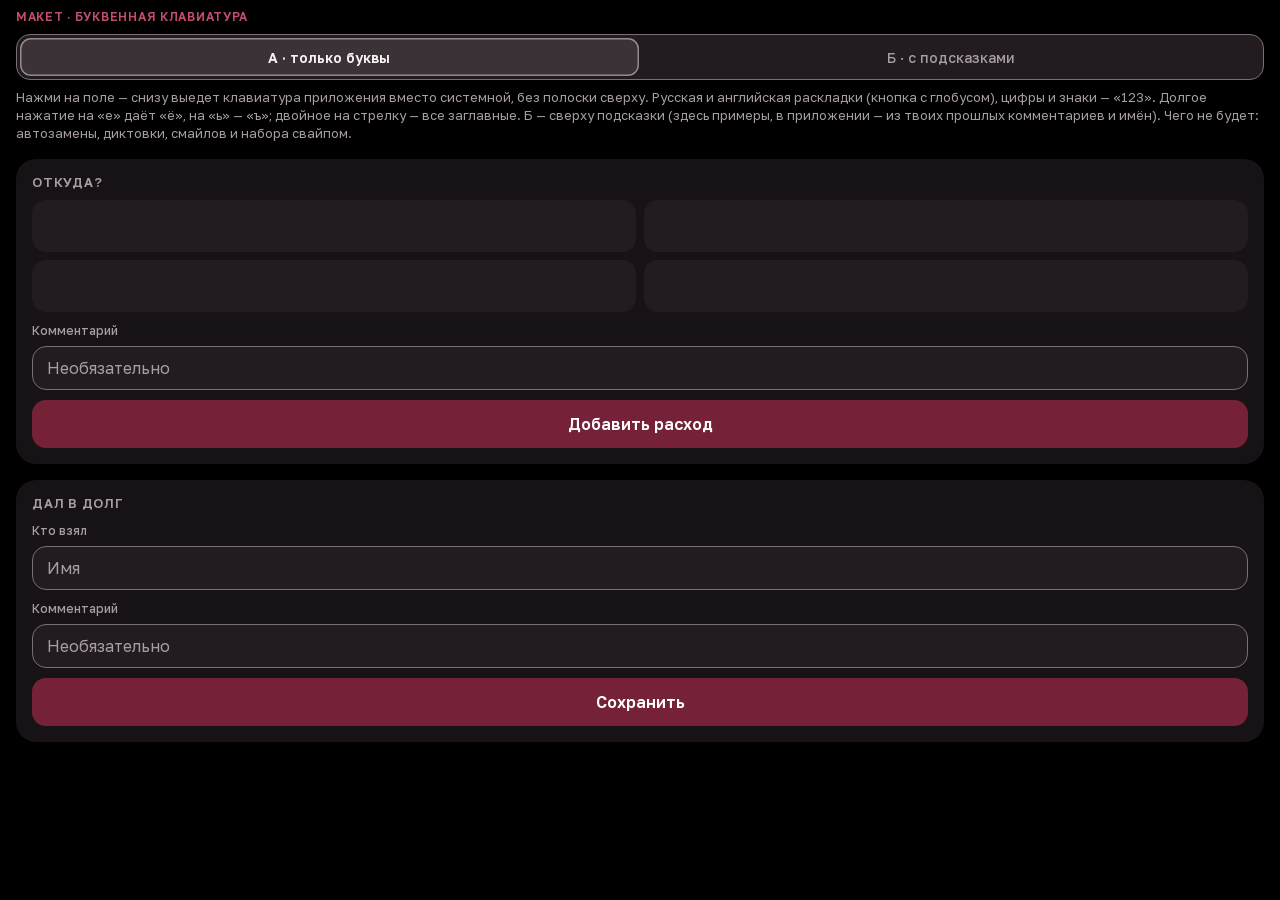
<file: design-lab/keyboard-text.html>
<!doctype html>
<html lang="ru">
<head>
<meta charset="utf-8">
<meta name="viewport" content="width=device-width,initial-scale=1,viewport-fit=cover">
<meta name="robots" content="noindex,nofollow">
<meta name="theme-color" content="#000000">
<title>Макет · буквенная клавиатура</title>
<!-- Макет для Али (12.11.2026): своя клавиатура для текстовых полей (комментарий, имя). Основное приложение (index.html) эту страницу
     не подключает и от неё не зависит. Цвета — тёмная тема «Чёрный и бордо» (два бордовых: #752238 и #C34E6C); поля и карточки — заглушки,
     ничего не сохраняется. Подсказки в варианте Б — примеры, в приложении они брались бы из прошлых комментариев и имён. -->
<style>
@font-face{font-family:'Golos Text';font-style:normal;font-weight:400;font-display:swap;src:url(../fonts/GolosText-cyrillic-q5uCsoe9Lv.woff2) format('woff2');unicode-range:U+0301,U+0400-045F,U+0490-0491,U+04B0-04B1,U+2116}
@font-face{font-family:'Golos Text';font-style:normal;font-weight:400;font-display:swap;src:url(../fonts/GolosText-latin-q5uCsoe9Lv.woff2) format('woff2');unicode-range:U+0000-00FF,U+0131,U+0152-0153,U+02BB-02BC,U+02C6,U+02DA,U+02DC,U+0304,U+0308,U+0329,U+2000-206F,U+20AC,U+2122,U+2191,U+2193,U+2212,U+2215,U+FEFF,U+FFFD}
@font-face{font-family:'Golos Text';font-style:normal;font-weight:500;font-display:swap;src:url(../fonts/GolosText-cyrillic-q5uCsoe9Lv.woff2) format('woff2');unicode-range:U+0301,U+0400-045F,U+0490-0491,U+04B0-04B1,U+2116}
@font-face{font-family:'Golos Text';font-style:normal;font-weight:500;font-display:swap;src:url(../fonts/GolosText-latin-q5uCsoe9Lv.woff2) format('woff2');unicode-range:U+0000-00FF,U+0131,U+0152-0153,U+02BB-02BC,U+02C6,U+02DA,U+02DC,U+0304,U+0308,U+0329,U+2000-206F,U+20AC,U+2122,U+2191,U+2193,U+2212,U+2215,U+FEFF,U+FFFD}
@font-face{font-family:'Golos Text';font-style:normal;font-weight:600;font-display:swap;src:url(../fonts/GolosText-cyrillic-q5uCsoe9Lv.woff2) format('woff2');unicode-range:U+0301,U+0400-045F,U+0490-0491,U+04B0-04B1,U+2116}
@font-face{font-family:'Golos Text';font-style:normal;font-weight:600;font-display:swap;src:url(../fonts/GolosText-latin-q5uCsoe9Lv.woff2) format('woff2');unicode-range:U+0000-00FF,U+0131,U+0152-0153,U+02BB-02BC,U+02C6,U+02DA,U+02DC,U+0304,U+0308,U+0329,U+2000-206F,U+20AC,U+2122,U+2191,U+2193,U+2212,U+2215,U+FEFF,U+FFFD}
@font-face{font-family:'Golos Text';font-style:normal;font-weight:400;font-display:swap;src:url(../fonts/GolosText-rub400-2626f3c1.woff2) format('woff2');unicode-range:U+20BD}

/* цвета и размеры — из приложения (тёмная тема); клавиши — как у своей цифровой клавиатуры сумм */
:root{
  --bg:#000; --surface:#161215; --inset:#221C20; --raised:#3B3237; --ink:#F7F3F4; --muted:#A79DA2; --field-line:#7A6E74; --track:#4A4046; --seg-ring:#958990;
  --burgundy:#752238; --burgundy-light:#C34E6C; --accent:var(--burgundy-light); --accent-btn:var(--burgundy);
  --glass-solid:rgb(30 24 28 / .94); --glass-rim:rgb(255 255 255 / .16);
  --key:#2A2629; --key-on:#43393F;
  --safe-top:max(env(safe-area-inset-top,0px),var(--simulator-safe-top,0px));
  --safe-bottom:max(env(safe-area-inset-bottom,0px),var(--simulator-safe-bottom,0px));
  --kb-h:0px;
  color-scheme:dark;
}
*{box-sizing:border-box;margin:0}
html{-webkit-text-size-adjust:100%;text-size-adjust:100%;scrollbar-width:none}
html::-webkit-scrollbar{display:none}
body{background:var(--bg);color:var(--ink);font:400 16px/1.5 "Golos Text",system-ui,-apple-system,sans-serif;-webkit-tap-highlight-color:transparent;overscroll-behavior:none}
button{font:inherit;color:inherit;background:none;border:0;padding:0;cursor:pointer;touch-action:manipulation;-webkit-user-select:none;user-select:none}
main{padding:calc(var(--safe-top) + 8px) 16px 0;display:flex;flex-direction:column;gap:16px}
body::before{content:"";position:fixed;left:0;right:0;top:0;height:var(--safe-top);background:var(--bg);z-index:15}
/* место под клавиатурой: страница прокручивается так, чтобы карточка встала над ней */
.room{height:calc(var(--kb-h) + 120px);transition:height .28s cubic-bezier(.2,.8,.2,1)}

/* ---- полоска макета ---- */
.lab{display:flex;flex-direction:column;gap:8px}
.lab .tag{font-size:12px;font-weight:600;letter-spacing:.06em;text-transform:uppercase;color:var(--accent)}
.lab .why{font-size:13px;line-height:1.4;color:var(--muted)}
.seg{display:grid;grid-template-columns:1fr 1fr;gap:3px;padding:3px;background:var(--inset);border:1px solid var(--field-line);border-radius:14px}
.seg button{min-height:38px;border-radius:11px;font-size:14px;font-weight:500;color:var(--muted)}
.seg button[aria-pressed="true"]{background:var(--raised);color:var(--ink);font-weight:600;box-shadow:inset 0 0 0 1.5px var(--seg-ring),0 1px 2px rgb(0 0 0 / .12)}

/* ---- карточки и поля ---- */
.card{background:var(--surface);border-radius:20px;padding:16px;display:flex;flex-direction:column;gap:10px}
h2{font-size:13px;font-weight:600;line-height:1.2;letter-spacing:.06em;text-transform:uppercase;color:var(--muted)}
.tiles{display:grid;grid-template-columns:1fr 1fr;gap:8px}
.tile{height:52px;border-radius:14px;background:var(--inset)}
.lbl{font-size:12px;font-weight:500;color:var(--muted);margin-bottom:-4px}
/* поле — не настоящее поле ввода: системная клавиатура не появляется */
.f{display:flex;align-items:center;min-height:44px;padding:0 14px;background:var(--inset);border:1px solid var(--field-line);border-radius:14px;
  font-size:16px;line-height:22px;white-space:pre;overflow:hidden;cursor:text;transition:border-color .15s,box-shadow .15s}
.f.on{border-color:var(--accent);box-shadow:0 0 0 3px color-mix(in srgb,var(--accent) 22%,transparent)}
.f .ph{color:var(--muted)}
.caret{display:none;flex:none;width:2px;height:22px;margin-left:1px;border-radius:1px;background:var(--accent);animation:blink 1s steps(1) infinite}
.f.on .caret{display:inline-block}
.f.on .ph{order:2;margin-left:2px}
@keyframes blink{50%{opacity:0}}
.submit{min-height:48px;border-radius:14px;background:var(--accent-btn);color:#fff;font-weight:600;font-size:16px}
.submit:active{transform:scale(.98);opacity:.82}

/* ---- своя клавиатура ---- */
.kb{position:fixed;left:0;right:0;bottom:0;z-index:20;padding:10px 4px calc(var(--safe-bottom) + 6px);background:var(--glass-solid);
  -webkit-backdrop-filter:blur(24px) saturate(170%);backdrop-filter:blur(24px) saturate(170%);border-radius:28px 28px 0 0;
  box-shadow:inset 0 1px 0 var(--glass-rim),0 -8px 30px rgb(0 0 0 / .45);transform:translateY(105%);transition:transform .28s cubic-bezier(.2,.8,.2,1);
  touch-action:none;-webkit-user-select:none;user-select:none}
.kb.on{transform:none}
.kb .grab{width:36px;height:5px;border-radius:3px;background:var(--track);margin:0 auto 10px}
/* ширина буквы — по самому длинному ряду раскладки (11 у русской, 10 у английской и у цифр), в остальных рядах буквы той же ширины */
#keys{display:flex;flex-direction:column;gap:10px;--kw:calc((100% - (var(--cols) - 1) * 5px) / var(--cols))}
.row{display:flex;gap:5px;justify-content:center}
.key{flex:0 0 var(--kw);min-width:0;height:46px;border-radius:10px;background:var(--key);font-size:22px;font-weight:400;line-height:1;
  display:grid;place-items:center;transition:background .08s}
.key.hit{background:var(--key-on)}
.key.fn{flex:1 1 0;background:transparent;color:var(--muted)}
.key.fn.hit,.key.fn[aria-pressed="true"]{background:var(--key);color:var(--ink)}
.key.gap{visibility:hidden}
.key svg{width:24px;height:24px;fill:none;stroke:currentColor;stroke-width:1.8;stroke-linecap:round;stroke-linejoin:round}
.key svg.full path:first-child{fill:currentColor}
.row.bottom .key{flex:1 1 0;font-size:15px}
.row.bottom .mode{flex-grow:1.3;font-weight:500}
.row.bottom .space{flex-grow:4.6;color:var(--muted)}
.row.bottom .go{flex-grow:2.2;background:var(--accent-btn);color:#fff;font-weight:600}
.row.bottom .go.hit{opacity:.82}
/* увеличенная буква над пальцем, как у iPhone */
.pop{position:fixed;z-index:25;height:56px;border-radius:12px;background:var(--key-on);color:var(--ink);font-size:30px;line-height:1;display:grid;place-items:center;
  pointer-events:none;box-shadow:0 6px 18px rgb(0 0 0 / .45);opacity:0}
.pop.on{opacity:1}
/* Б: строка подсказок над буквами */
.sug{display:flex;gap:6px;min-height:34px}
.sug button{flex:1 1 0;min-width:0;height:34px;border:1px solid var(--track);border-radius:99px;padding:0 8px;font-size:15px;white-space:nowrap;overflow:hidden;text-overflow:ellipsis}
.sug button.hit{background:var(--key)}
.sug .none{flex:1;display:grid;place-items:center;font-size:13px;color:var(--muted)}

.toast{position:fixed;left:16px;right:16px;bottom:calc(var(--kb-h) + 12px);z-index:30;padding:12px 14px;border-radius:14px;background:var(--raised);
  box-shadow:0 0 0 1px var(--seg-ring),0 8px 24px rgb(0 0 0 / .3);font-size:14px;line-height:1.35;opacity:0;transform:translateY(8px);transition:opacity .2s,transform .2s;pointer-events:none}
.toast.on{opacity:1;transform:none}
@media (prefers-reduced-motion:reduce){.kb,.room,.toast,.f{transition:none}.caret{animation:none}}
</style>
</head>
<body>
<main id="page">
  <div class="lab">
    <span class="tag">Макет · буквенная клавиатура</span>
    <div class="seg" id="vars" role="group" aria-label="Вариант клавиатуры">
      <button type="button" data-v="a" aria-pressed="true">А · только буквы</button>
      <button type="button" data-v="b" aria-pressed="false">Б · с подсказками</button>
    </div>
    <p class="why">Нажми на поле — снизу выедет клавиатура приложения вместо системной, без полоски сверху. Русская и английская раскладки (кнопка с глобусом), цифры и знаки — «123». Долгое нажатие на «е» даёт «ё», на «ь» — «ъ»; двойное на стрелку — все заглавные. Б — сверху подсказки (здесь примеры, в приложении — из твоих прошлых комментариев и имён). Чего не будет: автозамены, диктовки, смайлов и набора свайпом.</p>
  </div>

  <section class="card" aria-label="Откуда? (заглушка)">
    <h2>Откуда?</h2>
    <div class="tiles" aria-hidden="true"><span class="tile"></span><span class="tile"></span><span class="tile"></span><span class="tile"></span></div>
    <span class="lbl">Комментарий</span>
    <div class="f" role="textbox" tabindex="0" data-f="note1" data-kind="note" data-name="Комментарий"><span class="t"></span><i class="caret" aria-hidden="true"></i><span class="ph">Необязательно</span></div>
    <button type="button" class="submit">Добавить расход</button>
  </section>

  <section class="card" aria-label="Дал в долг (заглушка)">
    <h2>Дал в долг</h2>
    <span class="lbl">Кто взял</span>
    <div class="f" role="textbox" tabindex="0" data-f="name" data-kind="name" data-name="Кто взял"><span class="t"></span><i class="caret" aria-hidden="true"></i><span class="ph">Имя</span></div>
    <span class="lbl">Комментарий</span>
    <div class="f" role="textbox" tabindex="0" data-f="note2" data-kind="note" data-name="Комментарий"><span class="t"></span><i class="caret" aria-hidden="true"></i><span class="ph">Необязательно</span></div>
    <button type="button" class="submit">Сохранить</button>
  </section>
  <div class="room" aria-hidden="true"></div>
</main>

<div class="kb" id="kb" aria-label="Клавиатура"><div class="grab" aria-hidden="true"></div><div id="keys"></div></div>
<div class="pop" id="pop" aria-hidden="true"></div>
<div class="toast" id="toast" role="status"></div>

<script>
'use strict';
const $=id=>document.getElementById(id);
const esc=s=>s.replace(/[&<>"]/g,c=>({'&':'&amp;','<':'&lt;','>':'&gt;','"':'&quot;'}[c]));
/* раскладки — как у iPhone: русская ЙЦУКЕН (11 в ряду), английская QWERTY (10), цифры и знаки (10) */
const RU=['йцукенгшщзх','фывапролджэ','ячсмитьбю'], EN=['qwertyuiop','asdfghjkl','zxcvbnm'], NUM=['1234567890','-/:;()₽&@"',".,?!'%+"];
const ALT={'е':'ё','Е':'Ё','ь':'ъ','Ь':'Ъ'};
/* примеры подсказок; в приложении — свои прошлые комментарии и имена должников, самые частые первыми */
const WORDS={note:['такси','продукты','обед','кофе','бензин','аптека','связь','парковка','подарок','ремонт','за напарника'],name:['Иван','Илья','Ислам','Магомед','Марат','Сергей','Анна']};
const SVG=(p,full)=>`<svg viewBox="0 0 24 24" aria-hidden="true"${full?' class="full"':''}>${p}</svg>`;
const SHIFT='<path d="M12 4.5 4.5 12.5H9V18h6v-5.5h4.5z"/>', LOCK=SHIFT+'<path d="M9 21h6"/>';
const DEL='<path d="M9 5h10a2 2 0 0 1 2 2v10a2 2 0 0 1-2 2H9l-6-7z"/><path d="M12.5 9.5l5 5M17.5 9.5l-5 5"/>';
const GLOBE='<circle cx="12" cy="12" r="8.5"/><path d="M3.5 12h17M12 3.5c2.3 2.4 3.4 5.2 3.4 8.5s-1.1 6.1-3.4 8.5c-2.3-2.4-3.4-5.2-3.4-8.5S9.7 5.9 12 3.5z"/>';
const F={}; document.querySelectorAll('.f').forEach(f=>F[f.dataset.f]='');
let variant='a', lang='ru', num=false, shift=0, lastShift=0, cur=null, open=false, held=null, holdT=0, rptT=0, toastT=0;
const kind=()=>cur?cur.dataset.kind:'';
const maxLen=()=>kind()==='name'?60:80;

/* заглавная сама: в имени — в начале и после пробела; в комментарии — нет (там обычно «такси», «обед») */
function autoShift(){if(num||shift===2||!cur)return;const v=F[cur.dataset.f];shift=kind()==='name'&&(!v||v.endsWith(' '))?1:0}
function build(){
  const rows=num?NUM:lang==='ru'?RU:EN, up=!num&&shift>0, box=$('keys');
  box.style.setProperty('--cols',rows[0].length);
  let h=variant==='b'?'<div class="sug" id="sug"></div>':'';
  rows.forEach((r,i)=>{
    h+='<div class="row">';
    if(i===2)h+=num?'<span class="key fn gap"></span>':`<button type="button" class="key fn" data-k="shift" aria-label="Заглавная буква" aria-pressed="${shift>0}">${SVG(shift===2?LOCK:SHIFT,shift>0)}</button>`;
    for(const c of r){const t=up?c.toUpperCase():c;h+=`<button type="button" class="key" data-k="${esc(t)}">${esc(t)}</button>`}
    if(i===2)h+=`<button type="button" class="key fn" data-k="del" aria-label="Стереть">${SVG(DEL)}</button>`;
    h+='</div>';
  });
  h+=`<div class="row bottom"><button type="button" class="key fn mode" data-k="num">${num?(lang==='ru'?'АБВ':'ABC'):'123'}</button>`
    +`<button type="button" class="key fn" data-k="lang" aria-label="Сменить язык">${SVG(GLOBE)}</button>`
    +`<button type="button" class="key space" data-k=" ">${lang==='ru'?'русский':'english'}</button>`
    +`<button type="button" class="key go" data-k="go">Готово</button></div>`;
  box.innerHTML=h;sug();
}
function sug(){
  const box=$('sug');if(!box)return;
  const v=cur?F[cur.dataset.f]:'', frag=v.split(' ').pop().toLowerCase();
  const list=(WORDS[kind()]||[]).filter(w=>w.toLowerCase().startsWith(frag)&&w.toLowerCase()!==frag).slice(0,3);
  box.innerHTML=list.map(w=>`<button type="button" data-w="${esc(w)}">${esc(w)}</button>`).join('')||'<span class="none">Подсказок нет</span>';
}
function draw(){
  document.querySelectorAll('.f').forEach(f=>{const v=F[f.dataset.f];f.querySelector('.t').textContent=v;f.querySelector('.ph').hidden=!!v;f.setAttribute('aria-label',f.dataset.name+(v?': '+v:''))});
  if(cur)cur.scrollLeft=cur.scrollWidth;
}
/* после каждой буквы: клавиши перерисовываются, только если сменилась заглавная, иначе — одни подсказки */
function after(was){if(shift!==was)build();else sug();draw()}
function type(c){
  if(!cur)return;const id=cur.dataset.f,v=F[id],was=shift;
  if(v.length>=maxLen())return;
  if(c===' '&&(!v||v.endsWith(' ')))return;
  F[id]=v+c;if(shift===1)shift=0;autoShift();after(was);
}
function del(){if(!cur)return;const id=cur.dataset.f,was=shift;F[id]=[...F[id]].slice(0,-1).join('');autoShift();after(was)}
function pick(w){const id=cur.dataset.f,v=F[id],i=v.lastIndexOf(' ')+1,was=shift;F[id]=(v.slice(0,i)+w+' ').slice(0,maxLen());autoShift();after(was)}
function act(k){
  if(k==='del'){del();holdT=setTimeout(()=>{rptT=setInterval(del,75)},450);return}
  if(k==='shift'){const now=Date.now();shift=shift===2?0:shift===1?(now-lastShift<320?2:0):1;lastShift=now;build();return}
  if(k==='num'){num=!num;if(!num)autoShift();build();place();return}
  if(k==='lang'){lang=lang==='ru'?'en':'ru';num=false;autoShift();build();return}
  if(k==='go')hide();
}

/* место: карточка встаёт низом над клавиатурой с зазором 12px; если не помещается — встаёт само поле */
function measure(){const h=open?$('kb').offsetHeight:0;document.documentElement.style.setProperty('--kb-h',h+'px');return h}
function place(){
  if(!cur)return;const h=measure();
  requestAnimationFrame(()=>{if(!cur)return;const r=cur.closest('.card').getBoundingClientRect(),fr=cur.getBoundingClientRect(),avail=innerHeight-h-12;
    let d=r.bottom-avail;if(r.height>avail-70)d=fr.bottom+12-avail;if(Math.abs(d)>1)scrollBy({top:d,behavior:'smooth'})});
}
function show(f){
  if(cur&&cur!==f)cur.classList.remove('on');
  cur=f;f.classList.add('on');num=false;shift=0;autoShift();build();open=true;$('kb').classList.add('on');draw();place();
}
function hide(){if(!open)return;open=false;release(false);if(cur)cur.classList.remove('on');cur=null;$('kb').classList.remove('on');measure()}
function say(t){const el=$('toast');el.textContent=t;el.classList.add('on');clearTimeout(toastT);toastT=setTimeout(()=>el.classList.remove('on'),2600)}

/* нажатия: буква набирается, когда палец отпущен (как у iPhone — можно долгим нажатием взять «ё»); служебные клавиши — сразу */
const pop=$('pop');
function popAt(b,t){const r=b.getBoundingClientRect(),w=Math.max(r.width+14,46);pop.style.width=w+'px';
  pop.style.left=Math.min(innerWidth-w-2,Math.max(2,r.left+r.width/2-w/2))+'px';pop.style.top=(r.top-62)+'px';pop.textContent=t;pop.classList.add('on')}
function release(commit){
  clearTimeout(holdT);clearInterval(rptT);if(!held)return;
  const b=held,k=b.dataset.k,alt=b.dataset.alt;held=null;b.classList.remove('hit');pop.classList.remove('on');delete b.dataset.alt;
  if(commit&&k&&k.length===1)type(alt?ALT[k]:k);
}
$('keys').addEventListener('pointerdown',e=>{
  const s=e.target.closest('[data-w]');if(s){e.preventDefault();s.classList.add('hit');pick(s.dataset.w);return}
  const b=e.target.closest('button[data-k]');if(!b)return;e.preventDefault();
  release(true);held=b;b.classList.add('hit');const k=b.dataset.k;
  if(k.length===1){if(k!==' ')popAt(b,k);if(ALT[k])holdT=setTimeout(()=>{if(held===b){b.dataset.alt='1';popAt(b,ALT[k])}},420);return}
  act(k);
});
addEventListener('pointerup',()=>release(true));
addEventListener('pointercancel',()=>release(false));
document.querySelectorAll('.f').forEach(f=>{
  f.addEventListener('click',()=>show(f));
  f.addEventListener('keydown',e=>{if(!open&&(e.key==='Enter'||e.key===' ')){e.preventDefault();show(f)}});
});
/* мимо клавиатуры и полей — закрыть. Путь касания берётся на момент нажатия: клавиши к этому времени уже могли перерисоваться */
document.addEventListener('pointerdown',e=>{if(open&&!e.composedPath().some(n=>n.id==='kb'||n.id==='vars'||(n.classList&&n.classList.contains('f'))))hide()});
document.querySelectorAll('.submit').forEach(b=>b.addEventListener('click',()=>{hide();say('Макет: ничего не сохраняется.')}));
/* с клавиатуры компьютера — для проверки в симуляторе */
addEventListener('keydown',e=>{
  if(!open||e.ctrlKey||e.metaKey||e.altKey)return;
  if(e.key==='Backspace')del();else if(e.key==='Enter'||e.key==='Escape')hide();else if(e.key.length===1)type(e.key);else return;
  e.preventDefault();
});
$('vars').addEventListener('click',e=>{const b=e.target.closest('[data-v]');if(!b)return;variant=b.dataset.v;
  $('vars').querySelectorAll('[data-v]').forEach(x=>x.setAttribute('aria-pressed',String(x===b)));build();if(open)place()});
addEventListener('resize',()=>{if(open)measure()});
build();draw();
</script>
</body>
</html>
</file>
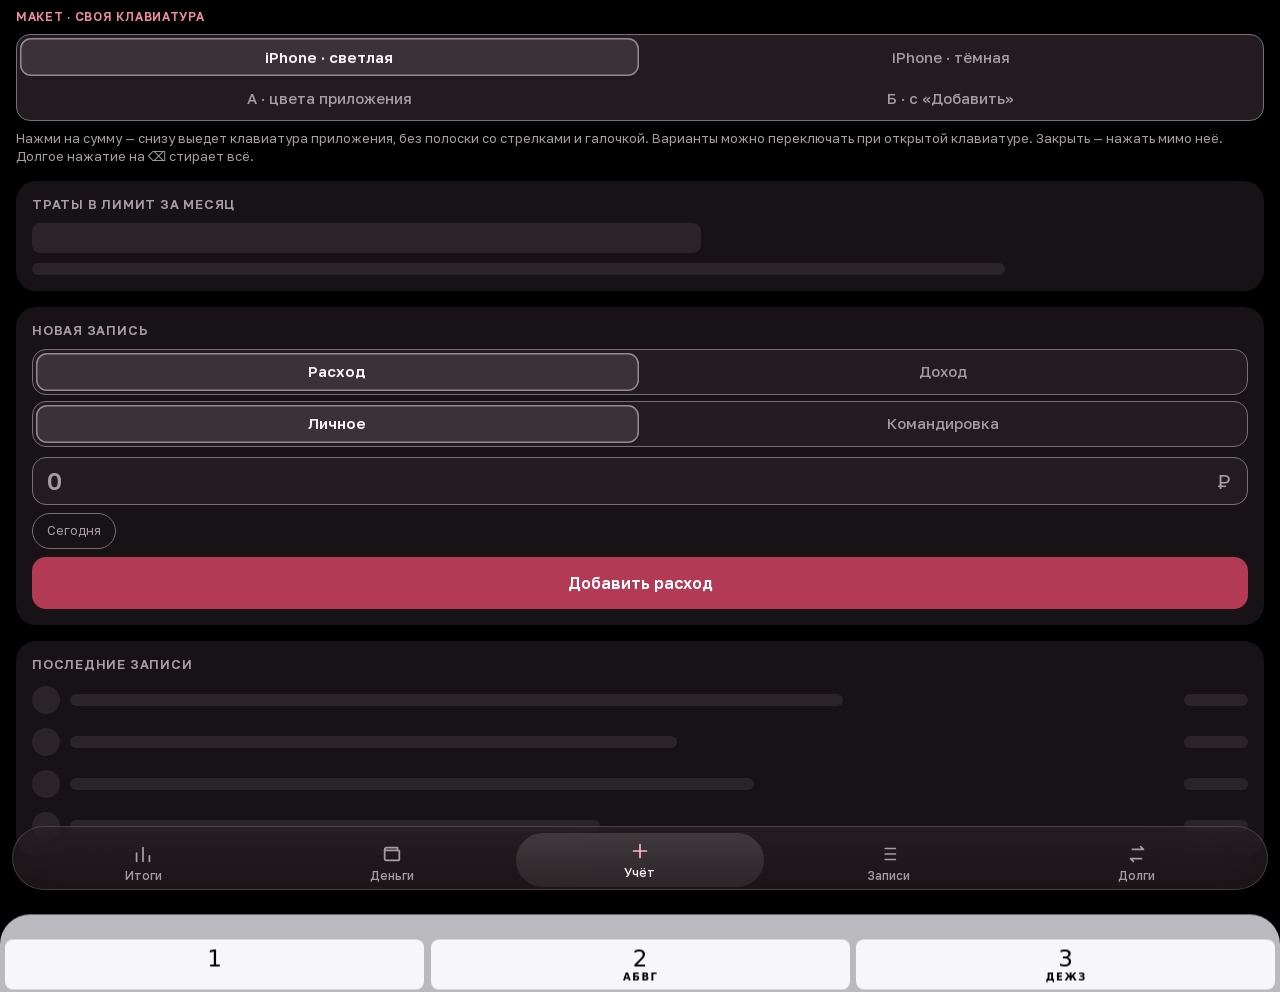
<file: design-lab/keypad.html>
<!doctype html>
<html lang="ru">
<head>
<meta charset="utf-8">
<meta name="viewport" content="width=device-width,initial-scale=1,viewport-fit=cover">
<meta name="robots" content="noindex,nofollow">
<meta name="theme-color" content="#000000">
<title>Макет · своя клавиатура</title>
<!-- Макет для Али (12.11.2026). Основное приложение (index.html) эту страницу не подключает и от неё не зависит.
     Карточка «Новая запись» повторяет приложение (тёмная тема «Чёрный и бордо»); суммы и записи — пустые заглушки, ничего не сохраняется. -->
<style>
@font-face{font-family:'Golos Text';font-style:normal;font-weight:400;font-display:swap;src:url(../fonts/GolosText-cyrillic-q5uCsoe9Lv.woff2) format('woff2');unicode-range:U+0301,U+0400-045F,U+0490-0491,U+04B0-04B1,U+2116}
@font-face{font-family:'Golos Text';font-style:normal;font-weight:400;font-display:swap;src:url(../fonts/GolosText-latin-q5uCsoe9Lv.woff2) format('woff2');unicode-range:U+0000-00FF,U+0131,U+0152-0153,U+02BB-02BC,U+02C6,U+02DA,U+02DC,U+0304,U+0308,U+0329,U+2000-206F,U+20AC,U+2122,U+2191,U+2193,U+2212,U+2215,U+FEFF,U+FFFD}
@font-face{font-family:'Golos Text';font-style:normal;font-weight:500;font-display:swap;src:url(../fonts/GolosText-cyrillic-q5uCsoe9Lv.woff2) format('woff2');unicode-range:U+0301,U+0400-045F,U+0490-0491,U+04B0-04B1,U+2116}
@font-face{font-family:'Golos Text';font-style:normal;font-weight:500;font-display:swap;src:url(../fonts/GolosText-latin-q5uCsoe9Lv.woff2) format('woff2');unicode-range:U+0000-00FF,U+0131,U+0152-0153,U+02BB-02BC,U+02C6,U+02DA,U+02DC,U+0304,U+0308,U+0329,U+2000-206F,U+20AC,U+2122,U+2191,U+2193,U+2212,U+2215,U+FEFF,U+FFFD}
@font-face{font-family:'Golos Text';font-style:normal;font-weight:600;font-display:swap;src:url(../fonts/GolosText-cyrillic-q5uCsoe9Lv.woff2) format('woff2');unicode-range:U+0301,U+0400-045F,U+0490-0491,U+04B0-04B1,U+2116}
@font-face{font-family:'Golos Text';font-style:normal;font-weight:600;font-display:swap;src:url(../fonts/GolosText-latin-q5uCsoe9Lv.woff2) format('woff2');unicode-range:U+0000-00FF,U+0131,U+0152-0153,U+02BB-02BC,U+02C6,U+02DA,U+02DC,U+0304,U+0308,U+0329,U+2000-206F,U+20AC,U+2122,U+2191,U+2193,U+2212,U+2215,U+FEFF,U+FFFD}
@font-face{font-family:'Golos Text';font-style:normal;font-weight:400;font-display:swap;src:url(../fonts/GolosText-rub400-2626f3c1.woff2) format('woff2');unicode-range:U+20BD}
@font-face{font-family:'Golos Text';font-style:normal;font-weight:500;font-display:swap;src:url(../fonts/GolosText-rub500-1ffbb4e5.woff2) format('woff2');unicode-range:U+20BD}
@font-face{font-family:'Golos Text';font-style:normal;font-weight:600;font-display:swap;src:url(../fonts/GolosText-rub600-48126017.woff2) format('woff2');unicode-range:U+20BD}

/* цвета и размеры — из приложения (тёмная тема) */
:root{
  --bg:#000; --surface:#161215; --inset:#221C20; --raised:#3B3237; --ink:#F7F3F4; --muted:#A79DA2; --field-line:#7A6E74;
  --accent:#F08CA0; --accent-btn:#B23A55; --seg-ring:#958990; --track:#4A4046;
  --glass:rgb(48 38 43 / .56); --glass-solid:rgb(30 24 28 / .94); --glass-rim:rgb(255 255 255 / .16); --ico-on:#FFB4C2;
  --key:#2A2327; --key-on:#463B41;
  --safe-top:max(env(safe-area-inset-top,0px),var(--simulator-safe-top,0px));
  --safe-bottom:max(env(safe-area-inset-bottom,0px),var(--simulator-safe-bottom,0px));
  --kb-h:0px;
  color-scheme:dark;
}
*{box-sizing:border-box;margin:0}
html{-webkit-text-size-adjust:100%;text-size-adjust:100%}
body{background:var(--bg);color:var(--ink);font:400 16px/1.5 "Golos Text",system-ui,-apple-system,sans-serif;font-variant-numeric:tabular-nums;
  -webkit-tap-highlight-color:transparent;overscroll-behavior:none}
button{font:inherit;color:inherit;background:none;border:0;cursor:pointer;touch-action:manipulation;-webkit-user-select:none;user-select:none}
main{padding:calc(var(--safe-top) + 8px) 16px 0;display:flex;flex-direction:column;gap:16px}
/* полоса под строкой состояния, как в приложении: прокрученное не заезжает под часы */
body::before{content:"";position:fixed;left:0;right:0;top:0;height:var(--safe-top);background:var(--bg);z-index:15}
/* место под клавиатурой: страница прокручивается так, чтобы карточка встала над ней */
.room{height:calc(var(--kb-h) + 120px);transition:height .28s cubic-bezier(.2,.8,.2,1)}

/* ---- полоска макета ---- */
.lab{display:flex;flex-direction:column;gap:8px}
.lab .tag{font-size:12px;font-weight:600;letter-spacing:.06em;text-transform:uppercase;color:var(--accent)}
.lab .why{font-size:13px;line-height:1.4;color:var(--muted)}

/* ---- карточки ---- */
.card{background:var(--surface);border-radius:20px;padding:16px;display:flex;flex-direction:column;gap:10px}
h2{font-size:13px;font-weight:600;line-height:1.2;letter-spacing:.06em;text-transform:uppercase;color:var(--muted)}
.seg{display:flex;gap:3px;padding:3px;background:var(--inset);border:1px solid var(--field-line);border-radius:14px}
.seg button{flex:1;min-height:38px;border-radius:11px;font-size:15px;font-weight:500;color:var(--muted)}
.seg button[aria-pressed="true"]{background:var(--raised);color:var(--ink);font-weight:600;box-shadow:inset 0 0 0 1.5px var(--seg-ring),0 1px 2px rgb(0 0 0 / .12)}
.segs{display:grid;gap:6px}
form{display:grid;gap:8px}
/* поле суммы: не настоящее поле ввода — системная клавиатура не появляется */
.amount{position:relative;display:flex;align-items:center;min-height:48px;padding:7px 44px 7px 14px;background:var(--inset);border:1px solid var(--field-line);
  border-radius:14px;font-size:24px;font-weight:600;line-height:30px;cursor:text;transition:border-color .15s,box-shadow .15s}
.amount.on{border-color:var(--accent);box-shadow:0 0 0 3px rgb(240 140 160 / .22)}
.amount .ph{color:var(--muted)}
.amount .cur{position:absolute;right:16px;top:50%;transform:translateY(-50%);font-size:20px;font-weight:400;color:var(--muted)}
.caret{display:none;width:2px;height:28px;margin-left:2px;border-radius:1px;background:var(--accent);animation:blink 1s steps(1) infinite}
.amount.on .caret{display:inline-block}
.amount.on .ph{order:2;margin-left:2px}
@keyframes blink{50%{opacity:0}}
.extras{display:flex;gap:8px}
.chip{border:1px solid var(--field-line);border-radius:99px;min-height:36px;padding:4px 14px;font-size:13px;color:var(--muted)}
.submit{min-height:52px;border-radius:14px;background:var(--accent-btn);color:#fff;font-weight:600}
.submit:active,.chip:active{transform:scale(.98);opacity:.82}
/* заглушки вместо сумм и записей */
.sk{display:block;height:12px;border-radius:6px;background:#2A2327}
.rows{display:grid;gap:14px;padding-top:4px}
.row{display:grid;grid-template-columns:28px 1fr 64px;gap:10px;align-items:center}
.row i{width:28px;height:28px;border-radius:50%;background:#2A2327}

/* ---- нижняя панель (как в приложении, упрощённо) ---- */
.tabs{position:fixed;left:12px;right:12px;bottom:max(10px,calc(var(--safe-bottom) - 16px));height:64px;padding:6px;display:grid;grid-template-columns:repeat(5,1fr);
  align-items:center;border:1px solid var(--glass-rim);border-radius:32px;background:var(--glass);-webkit-backdrop-filter:blur(24px) saturate(170%);backdrop-filter:blur(24px) saturate(170%);z-index:10}
.tabs span{display:flex;flex-direction:column;align-items:center;font-size:12px;font-weight:500;color:var(--muted);line-height:1.1}
.tabs svg{width:22px;height:22px;margin:5px 0 4px;fill:none;stroke:currentColor;stroke-width:1.9;stroke-linecap:round;stroke-linejoin:round}
.tabs span.on{color:var(--ink);background:linear-gradient(180deg,rgb(255 255 255 / .13),rgb(255 255 255 / .07));border-radius:27px;height:54px;justify-content:center}
.tabs span.on svg{color:var(--ico-on);margin-top:0}

/* ---- своя клавиатура ---- */
.kb{position:fixed;left:0;right:0;bottom:0;z-index:20;padding:10px 8px calc(var(--safe-bottom) + 6px);background:var(--glass-solid);
  -webkit-backdrop-filter:blur(24px) saturate(170%);backdrop-filter:blur(24px) saturate(170%);border-radius:28px 28px 0 0;box-shadow:inset 0 1px 0 var(--glass-rim),0 -8px 30px rgb(0 0 0 / .45);
  transform:translateY(105%);transition:transform .28s cubic-bezier(.2,.8,.2,1);touch-action:none}
.kb.on{transform:none}
.keys{display:grid;gap:8px}
.keys.a{grid-template-columns:repeat(3,1fr)}
.keys.b{grid-template-columns:repeat(4,1fr)}
.key{height:54px;border-radius:14px;background:var(--key);font-size:26px;font-weight:500;line-height:1;display:grid;place-items:center;transition:background .08s,transform .08s}
.key:active,.key.hit{background:var(--key-on);transform:scale(.96)}
.key.fn{background:transparent;color:var(--muted)}
.key.fn:active,.key.fn.hit{background:var(--key)}
.key svg{width:28px;height:28px;fill:none;stroke:currentColor;stroke-width:1.8;stroke-linecap:round;stroke-linejoin:round}
.key.small{font-size:20px}
.key.go{grid-row:2 / span 3;grid-column:4;height:auto;background:var(--accent-btn);color:#fff;font-size:15px;font-weight:600;line-height:1.25;text-align:center;padding:0 4px}
.key.go:active,.key.go.hit{background:#C9506B}
.kb .grab{width:36px;height:5px;border-radius:3px;background:var(--track);margin:0 auto 10px}
.seg.vars{display:grid;grid-template-columns:1fr 1fr}

/* ---- «iPhone»: цифровая клавиатура iPhone, снятая с настоящего снимка экрана (iOS, 440pt): подложка 322pt со скруглением 30 сверху,
   клавиши 138×50 через 6–6.5, скругление 8, отступ 5 по краям и 25 сверху, 80 под последним рядом; цифра ≈23pt, буквы ≈10pt полужирные.
   Шрифт системный: на iPhone это SF Pro, как у клавиатуры. Тёмная — по памяти, цвета примерные ---- */
.kb.ios{--ik:rgb(247 247 251);--ik-on:rgb(188 190 197);--ink-k:#000;padding:25px 5px calc(var(--safe-bottom) + 46px);border-radius:30px 30px 0 0;
  background:rgb(198 197 202 / .94);box-shadow:none;font-family:-apple-system,"SF Pro Text",system-ui,"Segoe UI",sans-serif}
.kb.ios.dark{--ik:rgb(100 100 105);--ik-on:rgb(142 142 148);--ink-k:#fff;background:rgb(44 44 48 / .94)}
.kb.ios .grab{display:none}
.kb.ios .keys{gap:6px 6.5px}
.kb.ios .key{height:50px;border-radius:8px;background:var(--ik);color:var(--ink-k);display:flex;flex-direction:column;align-items:center;justify-content:flex-start;
  padding-top:7px;transition:background .06s}
.kb.ios .key:active,.kb.ios .key.hit{background:var(--ik-on);transform:none}
.kb.ios .key .d{font-size:23px;font-weight:400;line-height:24px}
.kb.ios .key .l{margin-top:1px;font-size:10px;font-weight:600;line-height:12px;letter-spacing:1.5px;padding-left:1.5px;min-height:12px}
.kb.ios .key.fn{background:transparent}
.kb.ios .key.fn:active,.kb.ios .key.fn.hit{background:var(--ik)}
.kb.ios .key.fn .d{font-size:26px;line-height:28px}
.kb.ios .key[data-k="del"]{justify-content:center;padding-top:0}
.kb.ios .key svg{width:25px;height:21px;stroke-width:1.7}

/* сообщение */
.toast{position:fixed;left:16px;right:16px;bottom:calc(var(--kb-h) + 12px);z-index:30;padding:12px 14px;border-radius:14px;background:var(--raised);
  box-shadow:0 0 0 1px var(--seg-ring),0 8px 24px rgb(0 0 0 / .3);font-size:14px;line-height:1.35;opacity:0;transform:translateY(8px);transition:opacity .2s,transform .2s;pointer-events:none}
.toast.on{opacity:1;transform:none}
@media (prefers-reduced-motion:reduce){.kb,.room,.toast,.amount{transition:none}.caret{animation:none}}
</style>
</head>
<body>
<main id="page">
  <div class="lab">
    <span class="tag">Макет · своя клавиатура</span>
    <div class="seg vars" id="vars" role="group" aria-label="Вариант клавиатуры">
      <button type="button" data-v="ios" aria-pressed="true">iPhone · светлая</button>
      <button type="button" data-v="iosd" aria-pressed="false">iPhone · тёмная</button>
      <button type="button" data-v="a" aria-pressed="false">А · цвета приложения</button>
      <button type="button" data-v="b" aria-pressed="false">Б · с «Добавить»</button>
    </div>
    <p class="why">Нажми на сумму — снизу выедет клавиатура приложения, без полоски со стрелками и галочкой. Варианты можно переключать при открытой клавиатуре. Закрыть — нажать мимо неё. Долгое нажатие на ⌫ стирает всё.</p>
  </div>

  <section class="card" aria-label="Заглушка карточки месяца">
    <h2>Траты в лимит за месяц</h2>
    <span class="sk" style="width:55%;height:30px;border-radius:8px"></span>
    <span class="sk" style="width:80%"></span>
  </section>

  <section class="card" id="addBox">
    <h2>Новая запись</h2>
    <div class="segs">
      <div class="seg" role="group" aria-label="Тип записи">
        <button type="button" id="tOut" aria-pressed="true">Расход</button>
        <button type="button" id="tIn" aria-pressed="false">Доход</button>
      </div>
      <div class="seg" role="group" aria-label="Чьи деньги">
        <button type="button" id="sOwn" aria-pressed="true">Личное</button>
        <button type="button" id="sTrip" aria-pressed="false">Командировка</button>
      </div>
    </div>
    <form id="form" novalidate>
      <div class="amount" id="amount" role="textbox" aria-label="Сумма" tabindex="0"><span id="val"></span><i class="caret" aria-hidden="true"></i><span class="ph" id="ph">0</span><span class="cur">₽</span></div>
      <div class="extras"><button type="button" class="chip">Сегодня</button></div>
      <button class="submit" id="submitBtn" type="submit">Добавить расход</button>
    </form>
  </section>

  <section class="card" aria-label="Заглушка последних записей">
    <h2>Последние записи</h2>
    <div class="rows">
      <div class="row"><i></i><span class="sk" style="width:70%"></span><span class="sk"></span></div>
      <div class="row"><i></i><span class="sk" style="width:55%"></span><span class="sk"></span></div>
      <div class="row"><i></i><span class="sk" style="width:62%"></span><span class="sk"></span></div>
      <div class="row"><i></i><span class="sk" style="width:48%"></span><span class="sk"></span></div>
    </div>
  </section>
  <div class="room" aria-hidden="true"></div>
</main>

<nav class="tabs" aria-hidden="true">
  <span><svg viewBox="0 0 24 24"><path d="M5 20V11M12 20V5M19 20v-6"/></svg>Итоги</span>
  <span><svg viewBox="0 0 24 24"><path d="M4 7.5A2.5 2.5 0 0 1 6.5 5H18v3"/><path d="M4 7.5V17a2 2 0 0 0 2 2h13a1 1 0 0 0 1-1v-9a1 1 0 0 0-1-1H6.5A2.5 2.5 0 0 1 4 7.5"/></svg>Деньги</span>
  <span class="on"><svg viewBox="0 0 24 24"><path d="M12 5v14M5 12h14"/></svg>Учёт</span>
  <span><svg viewBox="0 0 24 24"><path d="M9 6h11M9 12h11M9 18h11"/></svg>Записи</span>
  <span><svg viewBox="0 0 24 24"><path d="M7 7h12l-3-3M17 17H5l3 3"/></svg>Долги</span>
</nav>

<div class="kb" id="kb" aria-label="Клавиатура суммы"><div class="grab" aria-hidden="true"></div><div class="keys a" id="keys"></div></div>
<div class="toast" id="toast" role="status"></div>

<script>
'use strict';
const $=id=>document.getElementById(id);
const ERASE='<svg viewBox="0 0 24 24" aria-hidden="true"><path d="M9 5h10a2 2 0 0 1 2 2v10a2 2 0 0 1-2 2H9l-6-7z"/><path d="M12.5 9.5l5 5M17.5 9.5l-5 5"/></svg>';
/* раскладки: А — как цифровая клавиатура iPhone; Б — справа стереть и большая «Добавить» */
const LAYOUT={
  a:['1','2','3','4','5','6','7','8','9',',','0','del'],
  b:['1','2','3','del','4','5','6','go','7','8','9',',','0','00'],
};
LAYOUT.ios=LAYOUT.iosd=LAYOUT.a;
/* «iPhone»: буквы под цифрами — как на русской цифровой клавиатуре iPhone; стереть — значок iPhone (стрелка влево с крестиком), 24×20 */
const LET={'2':'АБВГ','3':'ДЕЖЗ','4':'ИЙКЛ','5':'МНОП','6':'РСТУ','7':'ФХЦЧ','8':'ШЩЪЫ','9':'ЬЭЮЯ'};
const ERASE_IOS='<svg viewBox="0 0 26 21" aria-hidden="true"><path d="M8.6 1.5h13.9a2.5 2.5 0 0 1 2.5 2.5v13a2.5 2.5 0 0 1-2.5 2.5H8.6L1.6 10.5z"/><path d="M12.6 6.6l7.4 7.8M20 6.6l-7.4 7.8"/></svg>';
let variant='ios', raw='', open=false, toastT=0;

/* сумма: до 9 цифр в рублях, одна запятая, до 2 цифр копеек; показ — с пробелами между тысячами, как в приложении */
function press(k){
  if(k==='del'){raw=raw.slice(0,-1)}
  else if(k===','){if(!raw.includes(','))raw=(raw||'0')+','}
  else if(k==='go'){submit();return}
  else{
    const [int,dec]=raw.split(',');
    if(dec!==undefined){if(dec.length>=2)return;raw+=k.slice(0,2-dec.length)}
    else{let n=(int==='0'?'':int)+k;n=n.replace(/^0+(?=\d)/,'');if(n.length>9)return;raw=n}
  }
  draw();
}
function draw(){
  const [int,dec]=raw.split(',');
  const show=raw?(int||'0').replace(/\B(?=(\d{3})+(?!\d))/g,' ')+(dec!==undefined?','+dec:''):'';
  $('val').textContent=show;$('ph').hidden=!!raw;
  $('amount').setAttribute('aria-label','Сумма: '+(show||'0')+' ₽');
}
const appKey=k=>k==='del'?`<button type="button" class="key fn" data-k="del" aria-label="Стереть">${ERASE}</button>`
  :k==='go'?`<button type="button" class="key go" data-k="go">${$('submitBtn').textContent.replace(/^Добавить /,'Добавить<br>')}</button>`
  :`<button type="button" class="key${k==='00'||k===','?' small':''}${k===','?' fn':''}" data-k="${k}">${k}</button>`;
const iosKey=k=>k==='del'?`<button type="button" class="key fn" data-k="del" aria-label="Стереть">${ERASE_IOS}</button>`
  :`<button type="button" class="key${k===','?' fn':''}" data-k="${k}"><span class="d">${k}</span><span class="l">${LET[k]||''}</span></button>`;
function buildKeys(){
  const ios=variant==='ios'||variant==='iosd', box=$('keys');
  $('kb').classList.toggle('ios',ios);$('kb').classList.toggle('dark',variant==='iosd');
  box.className='keys '+(ios?'a':variant);
  box.innerHTML=LAYOUT[variant].map(ios?iosKey:appKey).join('');
  if(open)place();
}
function measure(){const h=$('kb').offsetHeight;document.documentElement.style.setProperty('--kb-h',open?h+'px':'0px');return h}
/* карточка «Новая запись» встаёт низом над клавиатурой с зазором 12px */
function place(){const h=measure();requestAnimationFrame(()=>{const r=$('addBox').getBoundingClientRect(), d=r.bottom-(innerHeight-h-12);if(Math.abs(d)>1)scrollBy({top:d,behavior:'smooth'})})}
function show(){if(open)return;open=true;$('amount').classList.add('on');$('kb').classList.add('on');place()}
function hide(){if(!open)return;open=false;$('amount').classList.remove('on');$('kb').classList.remove('on');measure()}
function say(t){const el=$('toast');el.textContent=t;el.classList.add('on');clearTimeout(toastT);toastT=setTimeout(()=>el.classList.remove('on'),2600)}
function submit(){
  if(!raw||!/[1-9]/.test(raw)){say('Введите сумму больше нуля.');show();return}
  hide();say('Макет: дальше, как сейчас, откроется выбор категории и счёта. Ничего не сохраняется.');
}

/* нажатия: срабатывают сразу при касании, как у клавиатуры iPhone */
let holdT=0;
$('keys').addEventListener('pointerdown',e=>{
  const b=e.target.closest('[data-k]');if(!b)return;e.preventDefault();
  b.classList.add('hit');press(b.dataset.k);
  if(b.dataset.k==='del'){clearTimeout(holdT);holdT=setTimeout(()=>{raw='';draw()},550)}
});
const up=()=>{clearTimeout(holdT);document.querySelectorAll('.key.hit').forEach(b=>b.classList.remove('hit'))};
addEventListener('pointerup',up);addEventListener('pointercancel',up);
$('amount').addEventListener('click',show);
$('amount').addEventListener('keydown',e=>{if(e.key==='Enter'||e.key===' '){e.preventDefault();show()}});
/* мимо клавиатуры и поля — закрыть */
document.addEventListener('pointerdown',e=>{if(open&&!e.target.closest('#kb,#amount,#submitBtn,#vars'))hide()});
$('form').addEventListener('submit',e=>{e.preventDefault();submit()});
/* с клавиатуры компьютера — для проверки в симуляторе */
addEventListener('keydown',e=>{
  if(!open)return;
  if(/^\d$/.test(e.key))press(e.key);else if(e.key===','||e.key==='.')press(',');else if(e.key==='Backspace')press('del');
  else if(e.key==='Enter'){e.preventDefault();submit()}else if(e.key==='Escape')hide();else return;
  e.preventDefault();
});
/* переключатели — как в приложении; текст кнопки «Добавить …» следует за ними */
const pick=(on,off)=>{$(on).setAttribute('aria-pressed','true');$(off).setAttribute('aria-pressed','false')};
function label(){const inc=$('tIn').getAttribute('aria-pressed')==='true', trip=$('sTrip').getAttribute('aria-pressed')==='true';
  $('submitBtn').textContent=inc?'Добавить доход':trip?'Добавить расход в командировке':'Добавить расход';buildKeys()}
$('tOut').onclick=()=>{pick('tOut','tIn');label()};$('tIn').onclick=()=>{pick('tIn','tOut');pick('sOwn','sTrip');label()};
$('sOwn').onclick=()=>{pick('sOwn','sTrip');label()};$('sTrip').onclick=()=>{pick('sTrip','sOwn');label()};
/* варианты переключаются и при открытой клавиатуре — чтобы сравнить */
$('vars').addEventListener('click',e=>{const b=e.target.closest('[data-v]');if(!b)return;variant=b.dataset.v;
  $('vars').querySelectorAll('[data-v]').forEach(x=>x.setAttribute('aria-pressed',String(x===b)));buildKeys()});
addEventListener('resize',()=>{if(open)measure()});
buildKeys();draw();
</script>
</body>
</html>
</file>
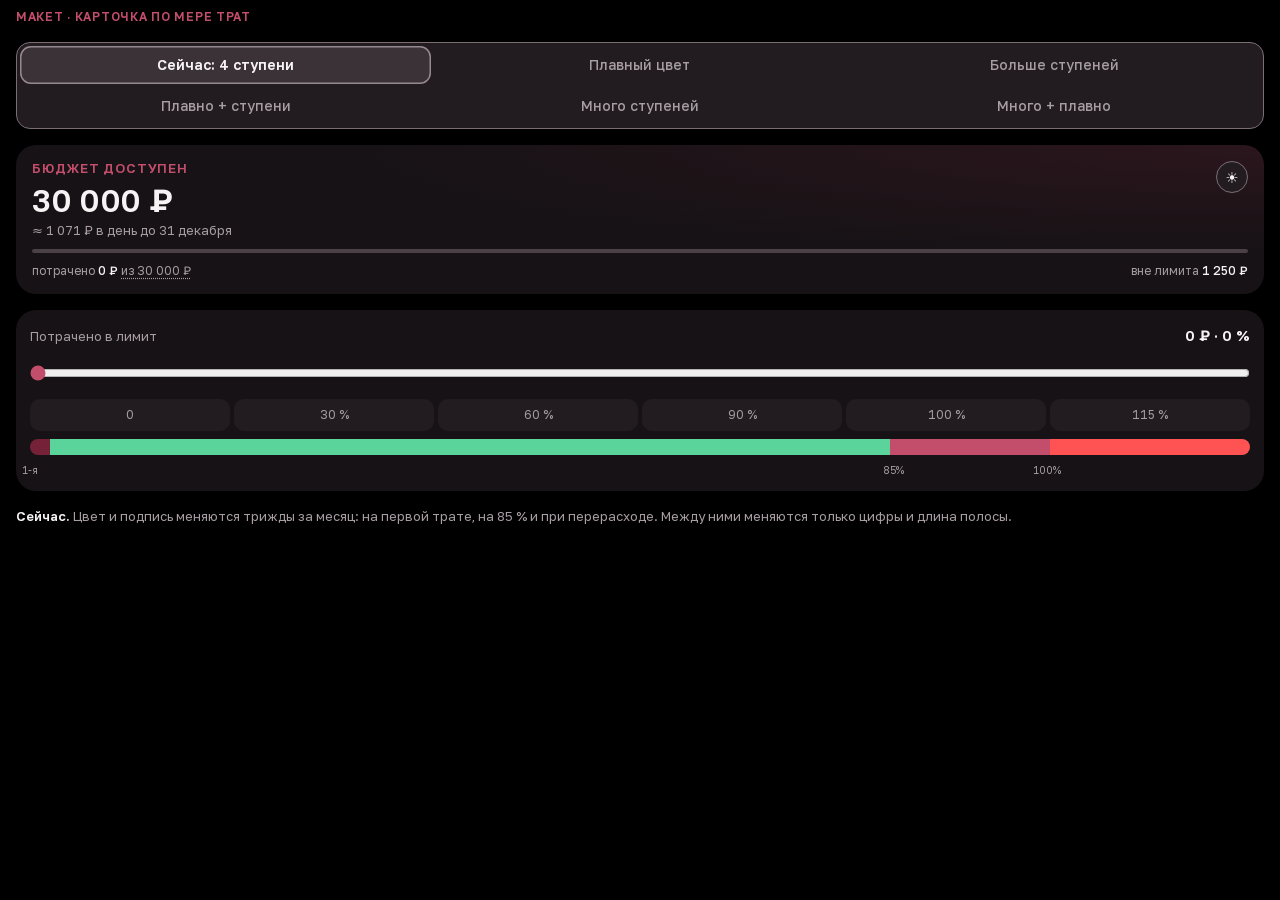
<file: design-lab/sumcard-states.html>
<!doctype html>
<html lang="ru">
<head>
<meta charset="utf-8">
<meta name="viewport" content="width=device-width,initial-scale=1,viewport-fit=cover">
<meta name="robots" content="noindex,nofollow">
<meta name="theme-color" content="#000000">
<title>Макет · карточка по мере трат</title>
<!-- Макет для Али (13.11.2026): как карточка лимита «Учёта» меняется по мере трат — сейчас (ступени) и три варианта. Ползунок «потрачено»
     двигает траты от 0 до перерасхода. Основное приложение (index.html) эту страницу не подключает. Суммы — примеры, ничего не сохраняется. -->
<style>
@font-face{font-family:'Golos Text';font-style:normal;font-weight:400;font-display:swap;src:url(../fonts/GolosText-cyrillic-q5uCsoe9Lv.woff2) format('woff2');unicode-range:U+0301,U+0400-045F,U+0490-0491,U+04B0-04B1,U+2116}
@font-face{font-family:'Golos Text';font-style:normal;font-weight:400;font-display:swap;src:url(../fonts/GolosText-latin-q5uCsoe9Lv.woff2) format('woff2');unicode-range:U+0000-00FF,U+0131,U+0152-0153,U+02BB-02BC,U+02C6,U+02DA,U+02DC,U+0304,U+0308,U+0329,U+2000-206F,U+20AC,U+2122,U+2191,U+2193,U+2212,U+2215,U+FEFF,U+FFFD}
@font-face{font-family:'Golos Text';font-style:normal;font-weight:500;font-display:swap;src:url(../fonts/GolosText-cyrillic-q5uCsoe9Lv.woff2) format('woff2');unicode-range:U+0301,U+0400-045F,U+0490-0491,U+04B0-04B1,U+2116}
@font-face{font-family:'Golos Text';font-style:normal;font-weight:500;font-display:swap;src:url(../fonts/GolosText-latin-q5uCsoe9Lv.woff2) format('woff2');unicode-range:U+0000-00FF,U+0131,U+0152-0153,U+02BB-02BC,U+02C6,U+02DA,U+02DC,U+0304,U+0308,U+0329,U+2000-206F,U+20AC,U+2122,U+2191,U+2193,U+2212,U+2215,U+FEFF,U+FFFD}
@font-face{font-family:'Golos Text';font-style:normal;font-weight:600;font-display:swap;src:url(../fonts/GolosText-cyrillic-q5uCsoe9Lv.woff2) format('woff2');unicode-range:U+0301,U+0400-045F,U+0490-0491,U+04B0-04B1,U+2116}
@font-face{font-family:'Golos Text';font-style:normal;font-weight:600;font-display:swap;src:url(../fonts/GolosText-latin-q5uCsoe9Lv.woff2) format('woff2');unicode-range:U+0000-00FF,U+0131,U+0152-0153,U+02BB-02BC,U+02C6,U+02DA,U+02DC,U+0304,U+0308,U+0329,U+2000-206F,U+20AC,U+2122,U+2191,U+2193,U+2212,U+2215,U+FEFF,U+FFFD}
@font-face{font-family:'Golos Text';font-style:normal;font-weight:400;font-display:swap;src:url(../fonts/GolosText-rub400-2626f3c1.woff2) format('woff2');unicode-range:U+20BD}
@font-face{font-family:'Golos Text';font-style:normal;font-weight:500;font-display:swap;src:url(../fonts/GolosText-rub500-1ffbb4e5.woff2) format('woff2');unicode-range:U+20BD}
@font-face{font-family:'Golos Text';font-style:normal;font-weight:600;font-display:swap;src:url(../fonts/GolosText-rub600-48126017.woff2) format('woff2');unicode-range:U+20BD}

/* цвета — тёмная тема приложения */
:root{
  --bg:#000; --surface:#161215; --inset:#221C20; --raised:#3B3237; --ink:#F7F3F4; --muted:#A79DA2; --field-line:#7A6E74; --track:#4A4046; --seg-ring:#958990;
  --burgundy:#752238; --burgundy-light:#C34E6C; --good:#5AD49B; --warn:#F2B950; --bad:#FF5252; --trip:#7A5A1E;
  --safe-top:max(env(safe-area-inset-top,0px),var(--simulator-safe-top,0px));
  color-scheme:dark;
}
*{box-sizing:border-box;margin:0}
html{-webkit-text-size-adjust:100%;text-size-adjust:100%;scrollbar-width:none}
html::-webkit-scrollbar{display:none}
body{background:var(--bg);color:var(--ink);font:400 16px/1.5 "Golos Text",system-ui,-apple-system,sans-serif;font-variant-numeric:tabular-nums;-webkit-tap-highlight-color:transparent}
button{font:inherit;color:inherit;background:none;border:0;padding:0;cursor:pointer}
main{padding:calc(var(--safe-top) + 8px) 16px 40px;display:flex;flex-direction:column;gap:16px}
body::before{content:"";position:fixed;left:0;right:0;top:0;height:var(--safe-top);background:var(--bg);z-index:15}
.tag{font-size:12px;font-weight:600;letter-spacing:.06em;text-transform:uppercase;color:var(--burgundy-light)}
.seg{display:grid;grid-template-columns:1fr 1fr 1fr;gap:3px;padding:3px;background:var(--inset);border:1px solid var(--field-line);border-radius:14px}
.seg button{min-height:38px;border-radius:11px;font-size:14px;font-weight:500;color:var(--muted);padding:2px 4px;line-height:1.2}
.seg button[aria-pressed="true"]{background:var(--raised);color:var(--ink);font-weight:600;box-shadow:inset 0 0 0 1.5px var(--seg-ring)}
.why{font-size:13px;line-height:1.45;color:var(--muted)}
.why b{color:var(--ink);font-weight:600}

/* карточка — как в приложении (вариант «Л») */
.sumcard{--st:var(--good);--st-ink:var(--good);position:relative;border-radius:20px;padding:16px;display:flex;flex-direction:column;gap:10px;
  background:radial-gradient(120% 120% at 100% 0%,color-mix(in srgb,var(--st) 22%,var(--surface)),var(--surface) 62%);transition:background .25s}
.tt{position:absolute;top:16px;right:16px;width:32px;height:32px;border:1px solid var(--field-line);border-radius:50%;background:var(--inset);font-size:15px;display:grid;place-items:center}
.lbl{font-size:13px;font-weight:600;letter-spacing:.06em;text-transform:uppercase;line-height:1.2;color:var(--st-ink);padding-right:34px;transition:color .25s}
.big{font-weight:700;font-size:32px;line-height:1.1;letter-spacing:-.01em;margin-top:-4px}
.lmsg{margin-top:-6px;font-size:13px;line-height:1.3;color:var(--muted)}
.lmsg:empty{display:none}
.meter{height:4px;border-radius:99px;background:var(--track);overflow:hidden}
.meter i{display:block;height:100%;border-radius:99px;background:var(--st);transition:width .15s,background .25s}
.lfoot{display:flex;justify-content:space-between;gap:2px 10px;flex-wrap:wrap;font-size:12px;line-height:1.3;color:var(--muted)}
.lfoot b{font-weight:500;color:var(--ink)}
.dotted{text-decoration:underline dotted;text-underline-offset:3px}

/* ползунок «потрачено» */
.ctl{display:flex;flex-direction:column;gap:8px;padding:14px;border-radius:20px;background:var(--surface)}
.ctl .row{display:flex;justify-content:space-between;align-items:baseline;font-size:13px;color:var(--muted)}
.ctl .row b{color:var(--ink);font-size:15px;font-weight:600}
input[type=range]{width:100%;height:36px;accent-color:var(--burgundy-light)}
.quick{display:grid;grid-template-columns:repeat(6,1fr);gap:4px}
.quick button{min-height:32px;border-radius:10px;background:var(--inset);font-size:12px;color:var(--muted)}
.quick button:active{background:var(--raised)}
/* шкала: где меняется подпись и цвет в выбранном варианте */
.scale{position:relative;height:16px;border-radius:8px;overflow:hidden;display:flex}
.scale i{flex:1}
.marks{position:relative;height:14px;font-size:10px;color:var(--muted)}
.marks span{position:absolute;transform:translateX(-50%);white-space:nowrap}
@media (prefers-reduced-motion:reduce){.sumcard,.lbl,.meter i{transition:none}}
</style>
</head>
<body>
<main>
  <span class="tag">Макет · карточка по мере трат</span>
  <div class="seg" id="vars" role="group" aria-label="Вариант">
    <button type="button" data-v="now" aria-pressed="true">Сейчас: 4 ступени</button>
    <button type="button" data-v="smooth" aria-pressed="false">Плавный цвет</button>
    <button type="button" data-v="steps" aria-pressed="false">Больше ступеней</button>
    <button type="button" data-v="both" aria-pressed="false">Плавно + ступени</button>
    <button type="button" data-v="many" aria-pressed="false">Много ступеней</button>
    <button type="button" data-v="manysm" aria-pressed="false">Много + плавно</button>
  </div>

  <section class="sumcard" id="card" aria-live="polite">
    <span class="tt" aria-hidden="true">☀️</span>
    <span class="lbl" id="lbl"></span>
    <span class="big" id="big"></span>
    <span class="lmsg" id="msg"></span>
    <div class="meter"><i id="bar"></i></div>
    <div class="lfoot"><span>потрачено <b id="spent"></b> <span class="dotted">из 30&nbsp;000&nbsp;₽</span></span><span>вне лимита <b>1&nbsp;250&nbsp;₽</b></span></div>
  </section>

  <div class="ctl">
    <div class="row"><span>Потрачено в лимит</span><b id="val"></b></div>
    <input type="range" id="rng" min="0" max="36000" step="50" value="0" aria-label="Сколько потрачено">
    <div class="quick" id="quick">
      <button type="button" data-p="0">0</button><button type="button" data-p="30">30 %</button><button type="button" data-p="60">60 %</button>
      <button type="button" data-p="90">90 %</button><button type="button" data-p="100">100 %</button><button type="button" data-p="115">115 %</button>
    </div>
    <div class="scale" id="scale" aria-hidden="true"></div>
    <div class="marks" id="marks" aria-hidden="true"></div>
  </div>
  <p class="why" id="why"></p>
</main>

<script>
'use strict';
const $=id=>document.getElementById(id);
const LIMIT=30000, sp=' ';
const now=new Date(), dim=new Date(now.getFullYear(),now.getMonth()+1,0).getDate(), left=dim-now.getDate()+1;
const MONTH=['января','февраля','марта','апреля','мая','июня','июля','августа','сентября','октября','ноября','декабря'][now.getMonth()];
const rub=v=>String(Math.round(Math.abs(v))).replace(/\B(?=(\d{3})+(?!\d))/g,sp)+sp+'₽';
const css=n=>getComputedStyle(document.documentElement).getPropertyValue(n).trim();
/* плавный цвет: зелёный → жёлтый к 60 % → светлый бордовый к 85 % → красный к 100 %, дальше красный */
const STOPS=[[0,'--good'],[60,'--warn'],[85,'--burgundy-light'],[100,'--bad']];
function smoothColor(p){
  if(p<=0)return 'var(--good)';if(p>=100)return 'var(--bad)';
  for(let i=1;i<STOPS.length;i++){const [a,ca]=STOPS[i-1],[b,cb]=STOPS[i];if(p<=b){const t=(p-a)/(b-a);return `color-mix(in oklch,var(${cb}) ${(t*100).toFixed(1)}%,var(${ca}))`}}
}
/* ступени: как сейчас — и больше ступеней */
const NOW=[[0,'Бюджет доступен','var(--burgundy)','var(--burgundy-light)'],[0.01,'Можно потратить','var(--good)','var(--good)'],[85,'Осталось до лимита','var(--burgundy-light)','var(--burgundy-light)'],[100.01,'Превышение лимита','var(--bad)','var(--bad)']];
const MORE=[[0,'Бюджет доступен','var(--good)','var(--good)'],[0.01,'Можно потратить','var(--good)','var(--good)'],[50,'Больше половины позади','var(--warn)','var(--warn)'],[85,'Осталось до лимита','var(--burgundy-light)','var(--burgundy-light)'],[100.01,'Превышение лимита','var(--bad)','var(--bad)']];
/* много ступеней: подпись меняется каждые 10–25 %; цвет ступени — цвет плавной шкалы в её начале */
const MANY=[[0,'Бюджет доступен'],[0.01,'Можно потратить'],[25,'Тратишь спокойно'],[50,'Половина позади'],[65,'Больше половины позади'],
  [80,'Пора притормозить'],[90,'Осталось совсем немного'],[99.995,'Лимит исчерпан'],[100.01,'Превышение лимита']].map(([p,l])=>{const c=p<=0.01?'var(--good)':smoothColor(Math.min(p,100));return [p,l,c,c]});
const step=(T,p)=>{let s=T[0];for(const t of T)if(p>=t[0])s=t;return s};
const table=()=>v==='many'||v==='manysm'?MANY:v==='steps'||v==='both'?MORE:NOW, smoothOn=()=>v==='smooth'||v==='both'||v==='manysm';
const WHY={
  now:'<b>Сейчас.</b> Цвет и подпись меняются трижды за месяц: на первой трате, на 85 % и при перерасходе. Между ними меняются только цифры и длина полосы.',
  smooth:'<b>Плавный цвет.</b> Подсветка, полоса и подпись понемногу меняют цвет с каждой тратой: зелёный → жёлтый к 60 % → бордовый к 85 % → красный к 100 %. Подписи — как сейчас.',
  steps:'<b>Больше ступеней.</b> Цвет и подпись меняются чаще: на первой трате, на половине («Больше половины позади», жёлтый), на 85 % и при перерасходе.',
  both:'<b>Плавно + ступени.</b> Цвет перетекает с каждой тратой, а подписи — пять ступеней, как в «Больше ступеней».',
  many:'<b>Много ступеней.</b> Девять подписей: «Бюджет доступен» → «Можно потратить» → с 25 % «Тратишь спокойно» → с 50 % «Половина позади» → с 65 % «Больше половины позади» → с 80 % «Пора притормозить» → с 90 % «Осталось совсем немного» → ровно 100 % «Лимит исчерпан» → «Превышение лимита». Цвет меняется вместе с подписью.',
  manysm:'<b>Много + плавно.</b> Те же девять подписей, а цвет ещё и перетекает с каждой тратой между ними.'};
let v='now';
function draw(){
  const s=+$('rng').value, p=s/LIMIT*100, rest=LIMIT-s, card=$('card');
  const T=table(), st=step(T,p);
  let glow=st[2], ink=st[3];
  if(smoothOn())glow=ink=smoothColor(p);
  card.style.setProperty('--st',glow);card.style.setProperty('--st-ink',ink);
  $('lbl').textContent=st[1];
  $('big').textContent=(rest<0?'−':'')+rub(rest);
  const pd=rest>0?Math.floor(rest/left):0;
  $('msg').textContent=rest<0?'':pd>=1?`≈${sp}${rub(pd)} в день до ${dim}${sp}${MONTH}`:'';
  $('bar').style.width=Math.min(100,p)+'%';
  $('spent').textContent=rub(s);$('val').textContent=rub(s)+' · '+Math.round(p)+' %';
}
/* шкала под ползунком: цвет на каждом проценте и точки смены подписи в выбранном варианте */
function scale(){
  const T=table();let h='';
  for(let p=0;p<=120;p+=2){const c=smoothOn()?smoothColor(p):step(T,p)[2];h+=`<i style="background:${c}"></i>`}
  $('scale').innerHTML=h;
  const seen=new Set();
  $('marks').innerHTML=T.filter(t=>t[0]>0).map(t=>Math.round(t[0])).filter(r=>!seen.has(r)&&seen.add(r)).map(r=>`<span style="left:${r/120*100}%">${r===0?'1-я':r+'%'}</span>`).join('');
}
function pick(n){v=n;$('vars').querySelectorAll('[data-v]').forEach(b=>b.setAttribute('aria-pressed',String(b.dataset.v===n)));$('why').innerHTML=WHY[n];scale();draw()}
$('vars').addEventListener('click',e=>{const b=e.target.closest('[data-v]');if(b)pick(b.dataset.v)});
$('rng').addEventListener('input',draw);
$('quick').addEventListener('click',e=>{const b=e.target.closest('[data-p]');if(!b)return;$('rng').value=Math.round(LIMIT*b.dataset.p/100);draw()});
pick('now');
</script>
</body>
</html>
</file>
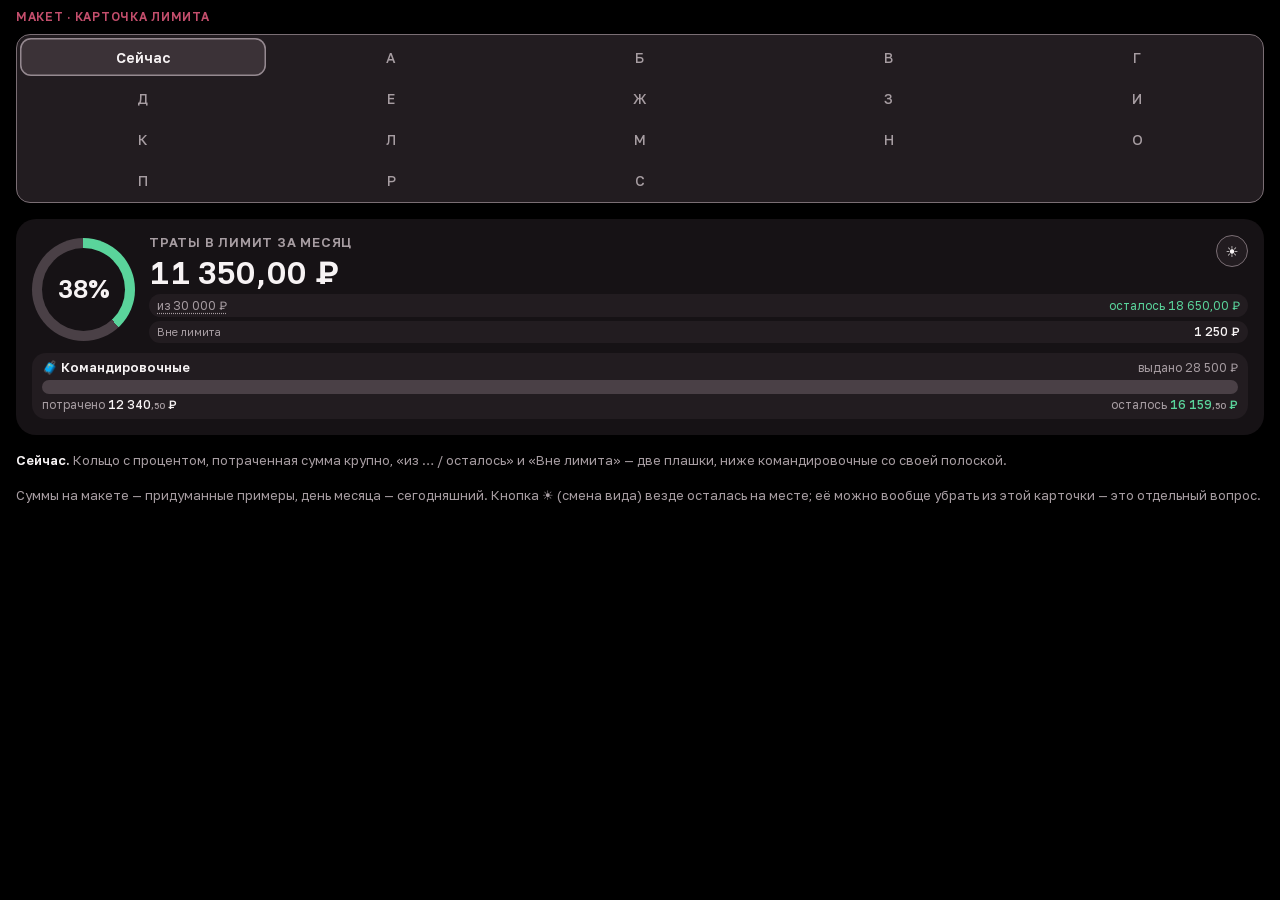
<file: design-lab/sumcard.html>
<!doctype html>
<html lang="ru">
<head>
<meta charset="utf-8">
<meta name="viewport" content="width=device-width,initial-scale=1,viewport-fit=cover">
<meta name="robots" content="noindex,nofollow">
<meta name="theme-color" content="#000000">
<title>Макет · карточка лимита</title>
<!-- Макет для Али (12.11.2026): варианты верхней карточки «Учёта» (лимит месяца и командировочные). Основное приложение (index.html)
     эту страницу не подключает и от неё не зависит. Тёмная тема «Чёрный и бордо». Все суммы — придуманные примеры, не данные Али;
     день месяца берётся сегодняшний. Ничего не сохраняется. -->
<style>
@font-face{font-family:'Golos Text';font-style:normal;font-weight:400;font-display:swap;src:url(../fonts/GolosText-cyrillic-q5uCsoe9Lv.woff2) format('woff2');unicode-range:U+0301,U+0400-045F,U+0490-0491,U+04B0-04B1,U+2116}
@font-face{font-family:'Golos Text';font-style:normal;font-weight:400;font-display:swap;src:url(../fonts/GolosText-latin-q5uCsoe9Lv.woff2) format('woff2');unicode-range:U+0000-00FF,U+0131,U+0152-0153,U+02BB-02BC,U+02C6,U+02DA,U+02DC,U+0304,U+0308,U+0329,U+2000-206F,U+20AC,U+2122,U+2191,U+2193,U+2212,U+2215,U+FEFF,U+FFFD}
@font-face{font-family:'Golos Text';font-style:normal;font-weight:500;font-display:swap;src:url(../fonts/GolosText-cyrillic-q5uCsoe9Lv.woff2) format('woff2');unicode-range:U+0301,U+0400-045F,U+0490-0491,U+04B0-04B1,U+2116}
@font-face{font-family:'Golos Text';font-style:normal;font-weight:500;font-display:swap;src:url(../fonts/GolosText-latin-q5uCsoe9Lv.woff2) format('woff2');unicode-range:U+0000-00FF,U+0131,U+0152-0153,U+02BB-02BC,U+02C6,U+02DA,U+02DC,U+0304,U+0308,U+0329,U+2000-206F,U+20AC,U+2122,U+2191,U+2193,U+2212,U+2215,U+FEFF,U+FFFD}
@font-face{font-family:'Golos Text';font-style:normal;font-weight:600;font-display:swap;src:url(../fonts/GolosText-cyrillic-q5uCsoe9Lv.woff2) format('woff2');unicode-range:U+0301,U+0400-045F,U+0490-0491,U+04B0-04B1,U+2116}
@font-face{font-family:'Golos Text';font-style:normal;font-weight:600;font-display:swap;src:url(../fonts/GolosText-latin-q5uCsoe9Lv.woff2) format('woff2');unicode-range:U+0000-00FF,U+0131,U+0152-0153,U+02BB-02BC,U+02C6,U+02DA,U+02DC,U+0304,U+0308,U+0329,U+2000-206F,U+20AC,U+2122,U+2191,U+2193,U+2212,U+2215,U+FEFF,U+FFFD}
@font-face{font-family:'Golos Text';font-style:normal;font-weight:400;font-display:swap;src:url(../fonts/GolosText-rub400-2626f3c1.woff2) format('woff2');unicode-range:U+20BD}
@font-face{font-family:'Golos Text';font-style:normal;font-weight:500;font-display:swap;src:url(../fonts/GolosText-rub500-1ffbb4e5.woff2) format('woff2');unicode-range:U+20BD}
@font-face{font-family:'Golos Text';font-style:normal;font-weight:600;font-display:swap;src:url(../fonts/GolosText-rub600-48126017.woff2) format('woff2');unicode-range:U+20BD}

/* цвета и размеры — из приложения (тёмная тема) */
:root{
  --bg:#000; --surface:#161215; --inset:#221C20; --raised:#3B3237; --ink:#F7F3F4; --muted:#A79DA2; --field-line:#7A6E74; --track:#4A4046; --seg-ring:#958990; --line:#383035;
  --burgundy:#752238; --burgundy-light:#C34E6C; --accent:var(--burgundy-light);
  --good:#5AD49B; --warn:#F2B950; --bad:#FF7043; --trip:#7A5A1E; --gold:#E0B25A;
  --safe-top:max(env(safe-area-inset-top,0px),var(--simulator-safe-top,0px));
  color-scheme:dark;
}
*{box-sizing:border-box;margin:0}
html{-webkit-text-size-adjust:100%;text-size-adjust:100%;scrollbar-width:none}
html::-webkit-scrollbar{display:none}
body{background:var(--bg);color:var(--ink);font:400 16px/1.5 "Golos Text",system-ui,-apple-system,sans-serif;font-variant-numeric:tabular-nums;-webkit-tap-highlight-color:transparent}
button{font:inherit;color:inherit;background:none;border:0;padding:0;cursor:pointer}
main{padding:calc(var(--safe-top) + 8px) 16px 40px;display:flex;flex-direction:column;gap:16px}
body::before{content:"";position:fixed;left:0;right:0;top:0;height:var(--safe-top);background:var(--bg);z-index:15}

/* ---- полоска макета ---- */
.lab{display:flex;flex-direction:column;gap:8px}
.tag{font-size:12px;font-weight:600;letter-spacing:.06em;text-transform:uppercase;color:var(--accent)}
.seg{display:grid;grid-template-columns:repeat(5,1fr);gap:3px;padding:3px;background:var(--inset);border:1px solid var(--field-line);border-radius:14px}
.seg button{min-height:38px;border-radius:11px;font-size:14px;font-weight:500;color:var(--muted)}
.seg button[aria-pressed="true"]{background:var(--raised);color:var(--ink);font-weight:600;box-shadow:inset 0 0 0 1.5px var(--seg-ring)}
.why{font-size:13px;line-height:1.45;color:var(--muted)}
.why b{color:var(--ink);font-weight:600}

/* ---- общее для карточек ---- */
.card{position:relative;background:var(--surface);border-radius:20px;padding:16px;display:flex;flex-direction:column;gap:10px}
.caps{font-size:13px;font-weight:600;letter-spacing:.06em;text-transform:uppercase;line-height:1.2;color:var(--muted)}
.tt{position:absolute;top:16px;right:16px;width:32px;height:32px;border:1px solid var(--field-line);border-radius:50%;background:var(--inset);font-size:15px;line-height:1;display:grid;place-items:center}
.big{font-weight:700;font-size:32px;line-height:1.1;letter-spacing:-.01em}
.kop{font-size:.8em;color:var(--muted)}
.good{color:var(--good)}.warnc{color:var(--warn)}
.dotted{text-decoration:underline dotted;text-underline-offset:3px}
.meter{height:4px;border-radius:99px;background:var(--track);overflow:hidden}
.meter i{display:block;height:100%;border-radius:99px;background:var(--good)}
.meter.trip i{background:var(--trip)}
.plate{border-radius:14px;background:var(--inset)}
.muted{color:var(--muted)}

/* ---- сейчас ---- */
.now .lhead{display:flex;align-items:center;gap:14px}
.ring{--p:0;--rc:var(--good);flex:none;width:103px;height:103px;border-radius:50%;background:conic-gradient(var(--rc) calc(var(--p) * 1%),var(--track) 0);display:grid;place-items:center}
.ring>div{width:83px;height:83px;border-radius:50%;background:var(--surface);display:flex;flex-direction:column;align-items:center;justify-content:center;line-height:1.1}
.ring b{font-size:25px;font-weight:700}
.now .lr{display:flex;flex-direction:column;gap:4px;min-width:0;flex:1}
.now .lr .caps{padding-right:34px}
.now .lof{display:flex;justify-content:space-between;gap:4px 8px;flex-wrap:wrap;padding:4px 8px;font-size:12px;line-height:1.25;color:var(--muted)}
.now .lrow{display:flex;justify-content:space-between;align-items:baseline;padding:4px 8px;font-size:11px;line-height:1.2;color:var(--muted)}
.now .lrow b{font-size:12px;font-weight:500;color:var(--ink)}
.now .trip{display:flex;flex-direction:column;gap:4px;padding:7px 10px}
.thead,.tfoot{display:flex;justify-content:space-between;align-items:baseline;gap:2px 8px;flex-wrap:wrap;font-size:12px;line-height:1.2;color:var(--muted)}
.thead b{color:var(--ink);font-weight:600;font-size:13px}
.tfoot b{font-weight:500;color:var(--ink)}
.tfoot b.good{color:var(--good)}

/* ---- А: остаток крупно ---- */
.va .caps{padding-right:34px}
.va .sub{font-size:14px;color:var(--muted);margin-top:-4px}
.va .sub b{color:var(--ink);font-weight:600}
.bar{position:relative;height:8px;border-radius:99px;background:var(--track)}
.bar>i{position:absolute;left:0;top:0;bottom:0;border-radius:99px;background:var(--good)}
/* отметка «сегодня»: сколько по плану должно быть потрачено к этому дню */
.bar>u{position:absolute;top:-4px;bottom:-4px;width:2px;margin-left:-1px;border-radius:1px;background:var(--ink)}
.va .row{display:flex;justify-content:space-between;gap:4px 10px;flex-wrap:wrap;font-size:12px;line-height:1.3;color:var(--muted)}
.va .row b{color:var(--ink);font-weight:500}
.tripc{display:flex;flex-direction:column;gap:6px;padding:10px 12px}
.tripc .top{display:flex;justify-content:space-between;align-items:baseline;gap:8px;font-size:13px;line-height:1.2}
.tripc .top b{font-weight:600}
.tripc .top span{color:var(--muted);font-size:12px}
.tripc .top span b{color:var(--good);font-size:14px}

/* ---- Б: кольцо и столбик цифр ---- */
.vb .lhead{display:flex;align-items:center;gap:16px}
.vb .ring{width:116px;height:116px}
.vb .ring>div{width:96px;height:96px}
.vb .ring small{font-size:11px;color:var(--muted);letter-spacing:.02em}
.vb .ring b{font-size:19px;color:var(--good);margin:2px 0 1px}
.vb .ring em{font-style:normal;font-size:11px;color:var(--muted)}
.vb .tbl{flex:1;min-width:0;display:grid;gap:7px;padding-top:4px}
.vb .tbl div{display:flex;justify-content:space-between;align-items:baseline;gap:8px;font-size:13px;color:var(--muted);line-height:1.2}
.vb .tbl b{font-weight:600;color:var(--ink);font-size:15px}
.vb .tbl div+div{padding-top:7px;border-top:1px solid var(--line)}
.vb .caps{padding-right:34px}

/* ---- В: две плитки ---- */
.vc .head{display:flex;justify-content:space-between;align-items:center;min-height:32px}
.vc .tt{position:static}
.vc .tiles{display:grid;grid-template-columns:1fr 1fr;gap:10px}
.vc .tile{display:flex;flex-direction:column;gap:6px;padding:12px}
.vc .tile .caps{font-size:11px}
.vc .tile .lft{font-size:11px;color:var(--muted);margin-bottom:-6px}
.vc .tile .sum{font-weight:700;font-size:22px;line-height:1.15;letter-spacing:-.01em}
.vc .tile .of{display:flex;justify-content:space-between;font-size:11px;color:var(--muted)}
.vc .foot{display:flex;justify-content:space-between;font-size:12px;color:var(--muted);padding:0 4px}
.vc .foot b{color:var(--ink);font-weight:500}

/* ---- Г: темп по дням ---- */
.vd .caps{padding-right:34px}
.vd .bigline{display:flex;align-items:baseline;gap:8px;flex-wrap:wrap}
.vd .bigline span{font-size:15px;color:var(--muted)}
.vd .bar{height:10px;margin-top:4px}
.vd .ticks{display:flex;justify-content:space-between;font-size:11px;color:var(--muted);margin-top:-4px;position:relative;height:14px}
.vd .ticks u{position:absolute;transform:translateX(-50%);text-decoration:none;color:var(--ink)}
.vd .pace{display:flex;align-items:center;gap:10px;padding:10px 12px;font-size:13px;line-height:1.3}
.vd .pace i{flex:none;width:28px;height:28px;border-radius:50%;display:grid;place-items:center;font-style:normal;font-size:15px;background:color-mix(in srgb,var(--good) 18%,transparent);color:var(--good)}
.vd .pace.slow i{background:color-mix(in srgb,var(--warn) 18%,transparent);color:var(--warn)}
.vd .pace b{font-weight:600}
.vd .row{display:flex;justify-content:space-between;font-size:12px;color:var(--muted);padding:0 2px}
.vd .row b{color:var(--ink);font-weight:500}

/* ---- Д (ChatGPT «Финансовый поток»): одна составная полоса ---- */
.ve .caps{padding-right:34px}
.ve .flow{display:flex;gap:4px;height:14px;margin-top:4px}
.ve .flow i{border-radius:99px}
.ve .flow .sp{background:var(--burgundy-light)}
.ve .flow .lf{background:var(--good)}
.ve .flow .out{background:repeating-linear-gradient(135deg,var(--muted) 0 3px,transparent 3px 6px);opacity:.7}
.ve .legend{display:grid;grid-template-columns:repeat(3,auto);justify-content:space-between;gap:8px;font-size:12px;color:var(--muted);line-height:1.25}
.ve .legend span{display:flex;flex-direction:column;gap:2px}
.ve .legend b{font-size:15px;font-weight:600;color:var(--ink)}
.ve .legend s{text-decoration:none;display:inline-flex;align-items:center;gap:5px}
.ve .legend s::before{content:"";width:8px;height:8px;border-radius:50%;background:var(--c)}

/* ---- Е (ChatGPT «Финансовый паспорт»): только типографика ---- */
.vf .caps{padding-right:34px}
.vf .of{font-size:12px;font-weight:600;letter-spacing:.06em;text-transform:uppercase;color:var(--muted);margin-top:-4px}
.vf hr{border:0;border-top:1px solid var(--line);margin:4px 0}
.vf .ln{display:flex;justify-content:space-between;align-items:baseline;gap:8px}
.vf .ln span{font-size:12px;font-weight:600;letter-spacing:.06em;text-transform:uppercase;color:var(--muted)}
.vf .ln b{font-size:16px;font-weight:600}
.vf .ln b small{font-size:12px;font-weight:400;color:var(--muted);margin-left:4px}

/* ---- Ж (ChatGPT «Два источника»): два раздела разного веса ---- */
.vg .caps{padding-right:34px}
.vg .sub{font-size:13px;color:var(--muted);margin-top:-4px}
.vg .sub b{color:var(--ink);font-weight:500}
.vg .meter i{background:var(--burgundy-light)}
.vg .small{font-size:12px;color:var(--muted)}
.vg .tr{display:flex;flex-direction:column;gap:6px;padding:12px;border-radius:14px;background:color-mix(in srgb,var(--gold) 9%,var(--inset))}
.vg .tr .caps{color:var(--gold);padding:0}
.vg .tr .mid{font-weight:700;font-size:22px;line-height:1.15}

/* ---- З (ChatGPT «Циферблат»): дуга с делениями, как у прибора ---- */
.vh .caps{padding-right:34px}
.vh .dial{position:relative;width:100%;max-width:300px;margin:0 auto}
.vh .dial svg{display:block;width:100%;height:auto;overflow:visible}
.vh .dial .mid{position:absolute;left:0;right:0;bottom:2px;display:flex;flex-direction:column;align-items:center;gap:2px}
.vh .dial .mid .big{font-size:30px}
.vh .dial .mid small{font-size:12px;color:var(--muted)}
.vh .ends{display:flex;justify-content:space-between;max-width:300px;width:100%;margin:-4px auto 0;font-size:11px;color:var(--muted)}
.vh .foot{display:flex;justify-content:space-between;align-items:center;gap:10px;padding:8px 12px;font-size:13px}
.vh .foot .ti{display:flex;align-items:center;gap:8px}
.vh .foot .ti svg{width:34px;height:20px;overflow:visible}
.vh .foot b{font-weight:600;color:var(--gold)}
.vh .out{font-size:12px;color:var(--muted);text-align:center}

/* ---- И (ChatGPT «Билет»): билет с перфорацией и золотистый талон ---- */
.vi{gap:0;padding:0;background:none}
.vi .tk{position:relative;background:var(--surface);border-radius:20px;padding:16px}
.vi .tk .caps{padding-right:34px}
.vi .main{display:flex;justify-content:space-between;align-items:stretch;gap:12px;margin-top:10px}
.vi .main .l{display:flex;flex-direction:column;gap:2px}
.vi .main small{font-size:11px;font-weight:600;letter-spacing:.06em;color:var(--muted)}
.vi .main .r{display:flex;flex-direction:column;justify-content:center;gap:2px;padding-left:14px;border-left:1px dashed var(--track);text-align:right}
.vi .main .r b{font-size:17px;font-weight:600}
/* перфорация: пунктир и два полукруглых выреза по краям */
.vi .perf{position:relative;height:22px;margin:12px -16px}
.vi .perf::before{content:"";position:absolute;left:18px;right:18px;top:50%;border-top:2px dashed var(--track)}
.vi .perf i{position:absolute;top:0;width:22px;height:22px;border-radius:50%;background:var(--bg)}
.vi .perf i:first-child{left:-11px}.vi .perf i:last-child{right:-11px}
.vi .low{display:flex;justify-content:space-between;font-size:12px;font-weight:600;letter-spacing:.06em;color:var(--muted)}
.vi .low b{color:var(--ink);letter-spacing:0;font-size:14px}
.vi .stub{position:relative;margin-top:8px;padding:12px 16px;border-radius:16px;background:color-mix(in srgb,var(--gold) 14%,var(--surface));display:flex;justify-content:space-between;align-items:center}
.vi .stub span{font-size:11px;font-weight:600;letter-spacing:.06em;color:var(--gold)}
.vi .stub b{font-size:18px;font-weight:700}
.vi .stub small{display:block;font-size:11px;color:var(--muted);text-align:right;font-weight:400}
.vi .tt{top:16px;right:16px;z-index:1}

/* ---- К (ChatGPT «Переключатель»): свайп между личным и командировочными ---- */
.vk{overflow:hidden}
.vk .sw{display:flex;overflow-x:auto;scroll-snap-type:x mandatory;scrollbar-width:none;margin:0 -16px}
.vk .sw::-webkit-scrollbar{display:none}
.vk .sl{flex:0 0 100%;scroll-snap-align:start;padding:0 16px;display:flex;flex-direction:column;gap:8px}
.vk .sl .caps{padding-right:34px}
.vk .sl .two{display:flex;justify-content:space-between;font-size:12px;color:var(--muted)}
.vk .sl .two b{display:block;font-size:15px;font-weight:600;color:var(--ink)}
.vk .sl .two span:last-child{text-align:right}
.vk .sl.trip .caps{color:var(--gold)}
.vk .dots{display:flex;justify-content:center;gap:6px}
.vk .dots button{width:7px;height:7px;border-radius:50%;background:var(--track)}
.vk .dots button[aria-current="true"]{background:var(--ink);width:18px;border-radius:4px}

/* ---- Л (ChatGPT «Живое состояние»): вид меняется по ходу месяца ---- */
.vl{--st:var(--good);background:radial-gradient(120% 120% at 100% 0%,color-mix(in srgb,var(--st) 22%,var(--surface)),var(--surface) 62%)}
.vl .caps{padding-right:34px;color:var(--st)}
.vl .msg{font-size:13px;color:var(--muted);margin-top:-4px}
.vl .meter i{background:var(--st)}
.vl .row{display:flex;justify-content:space-between;font-size:12px;color:var(--muted)}
.vl .row b{color:var(--ink);font-weight:500}
.states{display:grid;grid-template-columns:repeat(4,1fr);gap:4px;margin-top:10px}
.states button{min-height:34px;border-radius:10px;font-size:12px;color:var(--muted);background:var(--inset);line-height:1.15;padding:2px}
.states button[aria-pressed="true"]{color:var(--ink);box-shadow:inset 0 0 0 1.5px var(--seg-ring)}

/* ---- М (ChatGPT «Компактный»): три строки, подробности по нажатию ---- */
.vm{gap:4px;padding:14px 16px;cursor:pointer}
.vm .caps{font-size:11px;padding-right:34px}
.vm .tt{top:12px;right:12px;width:28px;height:28px;font-size:13px}
.vm .ln1{display:flex;align-items:baseline;justify-content:space-between;gap:8px}
.vm .ln1 .big{font-size:28px}
.vm .ln1 .rt{font-size:12px;color:var(--muted);text-align:right;line-height:1.3}
.vm .ln1 .rt b{color:var(--ink);font-weight:500}
.vm .ln2{display:flex;justify-content:space-between;align-items:center;font-size:13px;color:var(--muted);padding-top:6px;border-top:1px solid var(--line);margin-top:4px}
.vm .ln2 b{color:var(--gold);font-weight:600}
.vm .more{display:none;justify-content:space-between;font-size:12px;color:var(--muted)}
.vm .more b{color:var(--ink);font-weight:500}
.vm.open .more{display:flex}
.vm .hint{font-size:11px;color:var(--muted);text-align:center;opacity:.7}

/* ---- Н: столбик на каждый день месяца ---- */
.vn .caps{padding-right:34px}
.vn .sub{font-size:13px;color:var(--muted);margin-top:-4px}
.vn .days{position:relative;display:flex;align-items:flex-end;gap:2px;height:64px;padding-top:4px}
.vn .days i{flex:1;border-radius:2px 2px 0 0;background:var(--burgundy-light);min-height:2px}
.vn .days i.f{background:none;border:1px dashed var(--track);border-bottom:0;height:8px}
.vn .days i.t{background:var(--ink)}
.vn .days u{position:absolute;left:0;right:0;border-top:1px dashed var(--good)}
.vn .ax{display:flex;justify-content:space-between;font-size:11px;color:var(--muted);margin-top:-6px}
.vn .row{display:flex;justify-content:space-between;font-size:12px;color:var(--muted)}
.vn .row b{color:var(--ink);font-weight:500}

/* ---- О: батарейка ---- */
.vo .caps{padding-right:34px}
.vo .hd{display:flex;align-items:center;justify-content:space-between;gap:12px}
.bat{display:flex;align-items:center}
.bat .b{display:grid;grid-template-columns:repeat(10,1fr);gap:3px;width:130px;height:40px;padding:4px;border:2px solid var(--muted);border-radius:9px}
.bat .b i{border-radius:3px;background:var(--track)}
.bat .b i.on{background:var(--good)}
.bat::after{content:"";width:4px;height:14px;margin-left:2px;border-radius:0 3px 3px 0;background:var(--muted)}
.bat.sm .b{width:70px;height:22px;padding:2px;gap:2px;border-width:1.5px;border-radius:6px}
.bat.sm .b i{border-radius:2px}
.bat.sm .b i.on{background:var(--gold)}
.bat.sm::after{height:8px;width:3px}
.vo .row{display:flex;justify-content:space-between;font-size:12px;color:var(--muted)}
.vo .row b{color:var(--ink);font-weight:500}
.vo .tr{display:flex;align-items:center;justify-content:space-between;gap:10px;padding:10px 12px;font-size:13px}
.vo .tr b{color:var(--gold);font-weight:600}

/* ---- П: две банковские карты стопкой ---- */
.vp{padding:0;background:none;gap:0}
.vp .tt{z-index:2;top:14px;right:14px}
.vp .bk{position:relative;border-radius:20px;padding:14px 16px}
.vp .back{height:70px;background:linear-gradient(135deg,#8A6A2A,#4A3712);display:flex;justify-content:space-between;align-items:flex-start;padding-right:60px}
.vp .back span{font-size:11px;font-weight:600;letter-spacing:.06em;color:#F3DFAE}
.vp .back b{font-size:16px;font-weight:700;color:#FFF6DF}
.vp .front{margin-top:-30px;min-height:170px;background:linear-gradient(135deg,#8E2B46,#752238 45%,#3D1220);box-shadow:0 -6px 18px rgb(0 0 0 / .45);display:flex;flex-direction:column;gap:6px}
.vp .front .caps{color:#F1C9D3}
.vp .front .chip{width:34px;height:26px;border-radius:6px;background:linear-gradient(135deg,#E8D49A,#A8884A);opacity:.9}
.vp .front .big{color:#fff}
.vp .front .lo{display:flex;justify-content:space-between;margin-top:auto;font-size:12px;color:#F1C9D3}
.vp .front .lo b{color:#fff;font-weight:600}

/* ---- Р: одна фраза крупно ---- */
.vr .caps{padding-right:34px}
.vr .ph{font-size:24px;font-weight:600;line-height:1.3;letter-spacing:-.01em}
.vr .ph em{font-style:normal;color:var(--good)}
.vr .sm{font-size:12px;color:var(--muted)}
.vr .tp{font-size:15px;line-height:1.35;padding:10px 12px}
.vr .tp em{font-style:normal;color:var(--gold);font-weight:600}

/* ---- С: стакан, который пустеет ---- */
.vs .wrap2{display:flex;gap:16px;align-items:stretch}
.vs .glass{position:relative;flex:none;width:58px;height:150px;border:2px solid var(--muted);border-top:0;border-radius:0 0 16px 16px;overflow:hidden}
.vs .glass i{position:absolute;left:0;right:0;bottom:0;background:linear-gradient(180deg,color-mix(in srgb,var(--good) 80%,#fff),var(--good))}
.vs .glass s{position:absolute;left:0;width:10px;border-top:1px solid var(--muted)}
.vs .glass.g{width:34px;height:72px;border-radius:0 0 10px 10px}
.vs .glass.g i{background:var(--gold)}
.vs .rt{flex:1;min-width:0;display:flex;flex-direction:column;gap:6px}
.vs .rt .caps{padding-right:34px}
.vs .rt .ln{display:flex;justify-content:space-between;font-size:12px;color:var(--muted);border-top:1px solid var(--line);padding-top:6px}
.vs .rt .ln b{color:var(--ink);font-weight:500}
.vs .tr{display:flex;gap:12px;align-items:flex-end;padding:10px 12px}
.vs .tr div{display:flex;flex-direction:column;gap:2px;font-size:12px;color:var(--muted)}
.vs .tr b{font-size:18px;font-weight:700;color:var(--ink)}
</style>
</head>
<body>
<main>
  <div class="lab">
    <span class="tag">Макет · карточка лимита</span>
    <div class="seg" id="vars" role="group" aria-label="Вариант">
      <button type="button" data-v="now" aria-pressed="true">Сейчас</button>
      <button type="button" data-v="a" aria-pressed="false">А</button>
      <button type="button" data-v="b" aria-pressed="false">Б</button>
      <button type="button" data-v="c" aria-pressed="false">В</button>
      <button type="button" data-v="d" aria-pressed="false">Г</button>
      <button type="button" data-v="e" aria-pressed="false">Д</button>
      <button type="button" data-v="f" aria-pressed="false">Е</button>
      <button type="button" data-v="g" aria-pressed="false">Ж</button>
      <button type="button" data-v="h" aria-pressed="false">З</button>
      <button type="button" data-v="i" aria-pressed="false">И</button>
      <button type="button" data-v="k" aria-pressed="false">К</button>
      <button type="button" data-v="l" aria-pressed="false">Л</button>
      <button type="button" data-v="m" aria-pressed="false">М</button>
      <button type="button" data-v="n" aria-pressed="false">Н</button>
      <button type="button" data-v="o" aria-pressed="false">О</button>
      <button type="button" data-v="p" aria-pressed="false">П</button>
      <button type="button" data-v="r" aria-pressed="false">Р</button>
      <button type="button" data-v="s" aria-pressed="false">С</button>
    </div>
  </div>
  <div id="card"></div>
  <p class="why" id="why"></p>
  <p class="why">Суммы на макете — придуманные примеры, день месяца — сегодняшний. Кнопка ☀️ (смена вида) везде осталась на месте; её можно вообще убрать из этой карточки — это отдельный вопрос.</p>
</main>

<script>
'use strict';
const $=id=>document.getElementById(id);
/* придуманные числа: лимит 30 000, потрачено 11 350, вне лимита 1 250; командировочные 28 500, потрачено 12 340,50 */
const LIMIT=3000000, SPENT=1135000, OUT=125000, TRIP=2850000, TSPENT=1234050; /* в копейках */
const now=new Date(), day=now.getDate(), dim=new Date(now.getFullYear(),now.getMonth()+1,0).getDate(), left=dim-day+1;
const MONTHS=['январь','февраль','март','апрель','май','июнь','июль','август','сентябрь','октябрь','ноябрь','декабрь'];
const sp=' ';
const rub=(k,kop=true)=>{const neg=k<0;k=Math.abs(k);const r=Math.floor(k/100), c=k%100, s=String(r).replace(/\B(?=(\d{3})+(?!\d))/g,sp);
  return (neg?'−':'')+s+(kop?','+String(c).padStart(2,'0'):'')+sp+'₽'};
const rubK=k=>{const r=Math.floor(k/100), c=k%100;return String(r).replace(/\B(?=(\d{3})+(?!\d))/g,sp)+`<span class="kop">,${String(c).padStart(2,'0')}</span>${sp}₽`};
const pct=Math.round(SPENT/LIMIT*100), tpct=Math.round(TSPENT/TRIP*100), rest=LIMIT-SPENT, trest=TRIP-TSPENT;
const perDay=Math.floor(rest/left/100)*100, plan=Math.round(LIMIT*day/dim), ahead=plan-SPENT, planPct=day/dim*100;
const days=n=>n%10===1&&n%100!==11?'день':[2,3,4].includes(n%10)&&![12,13,14].includes(n%100)?'дня':'дней';
const TT='<button type="button" class="tt" aria-label="Смена вида">☀️</button>';

const V={
  now:{why:'<b>Сейчас.</b> Кольцо с процентом, потраченная сумма крупно, «из … / осталось» и «Вне лимита» — две плашки, ниже командировочные со своей полоской.',
    html:`<section class="card now">${TT}<div class="lhead"><div class="ring" style="--p:${pct}"><div><b>${pct}%</b></div></div>
      <div class="lr"><span class="caps">Траты в лимит за месяц</span><span class="big">${rub(SPENT)}</span>
      <span class="lof plate"><span class="dotted">из ${rub(LIMIT,false)}</span><span class="good">осталось ${rub(rest)}</span></span>
      <div class="lrow plate"><span>Вне лимита</span><b>${rub(OUT,false)}</b></div></div></div>
      <div class="trip plate"><div class="thead"><b>🧳 Командировочные</b><span>выдано ${rub(TRIP,false)}</span></div>
      <div class="meter trip"><i style="width:${tpct}%"></i></div>
      <div class="tfoot"><span>потрачено <b>${rubK(TSPENT)}</b></span><span>осталось <b class="good">${rubK(trest)}</b></span></div></div></section>`},
  a:{why:'<b>А — главное число: сколько ещё можно.</b> Крупно — остаток лимита, под ним — сколько в день до конца месяца. Полоса вместо кольца, белая чёрточка на ней — где ты должен быть сегодня по плану. Потрачено и «вне лимита» — одной мелкой строкой. Командировочные — одна строка «осталось» и тонкая полоса.',
    html:`<section class="card va">${TT}<span class="caps">Можно потратить до конца месяца</span><span class="big">${rub(rest)}</span>
      <span class="sub">≈ <b>${rub(perDay,false)}</b> в день · ещё ${left} ${days(left)}</span>
      <div class="bar"><i style="width:${pct}%"></i><u style="left:${planPct}%"></u></div>
      <div class="row"><span>потрачено <b>${rub(SPENT)}</b> из <span class="dotted">${rub(LIMIT,false)}</span></span><span>вне лимита <b>${rub(OUT,false)}</b></span></div>
      <div class="tripc plate"><div class="top"><b>🧳 Командировочные</b><span>осталось <b>${rubK(trest)}</b></span></div>
      <div class="meter trip"><i style="width:${tpct}%"></i></div><div class="top"><span>потрачено ${rub(TSPENT)} из ${rub(TRIP,false)}</span></div></div></section>`},
  b:{why:'<b>Б — кольцо, а цифры столбиком.</b> Кольцо крупнее, внутри — сколько осталось. Справа ровная таблица: потрачено, лимит, вне лимита — каждая цифра на своей строке, без плашек. Командировочные — такой же строкой с полосой.',
    html:`<section class="card vb">${TT}<span class="caps">Лимит · ${MONTHS[now.getMonth()]}</span>
      <div class="lhead"><div class="ring" style="--p:${pct}"><div><small>осталось</small><b>${rub(rest,false)}</b><em>${pct}% потрачено</em></div></div>
      <div class="tbl"><div><span>Потрачено</span><b>${rub(SPENT)}</b></div><div><span class="dotted">Лимит</span><b>${rub(LIMIT,false)}</b></div><div><span>Вне лимита</span><b>${rub(OUT,false)}</b></div></div></div>
      <div class="tripc plate"><div class="top"><b>🧳 Командировочные</b><span>осталось <b>${rubK(trest)}</b></span></div>
      <div class="meter trip"><i style="width:${tpct}%"></i></div><div class="top"><span>потрачено ${rub(TSPENT)} из ${rub(TRIP,false)}</span></div></div></section>`},
  c:{why:'<b>В — две равные плитки.</b> Слева личный лимит, справа командировочные — одинаково устроены: «осталось» крупно, полоса, «из …» и процент. Обе цифры видно сразу, без строк мелкого текста. «Вне лимита» — строкой снизу.',
    html:`<section class="card vc"><div class="head"><span class="caps">${MONTHS[now.getMonth()]}</span>${TT}</div>
      <div class="tiles"><div class="tile plate"><span class="caps">Личное</span><span class="lft">осталось</span><span class="sum">${rub(rest,false)}</span>
        <div class="meter"><i style="width:${pct}%"></i></div><div class="of"><span class="dotted">из ${rub(LIMIT,false)}</span><span>${pct}%</span></div></div>
      <div class="tile plate"><span class="caps">🧳 Командировка</span><span class="lft">осталось</span><span class="sum">${rub(trest,false)}</span>
        <div class="meter trip"><i style="width:${tpct}%"></i></div><div class="of"><span>из ${rub(TRIP,false)}</span><span>${tpct}%</span></div></div></div>
      <div class="foot"><span>Вне лимита</span><b>${rub(OUT,false)}</b></div></section>`},
  d:{why:'<b>Г — как сейчас, но с темпом.</b> Потрачено крупно, под ним полоса месяца с отметкой «сегодня». Ниже подсказка: идёшь ли по плану и сколько можно в день. Это новый расчёт: остаток делится на оставшиеся дни, план — лимит, поделённый на дни месяца.',
    html:`<section class="card vd">${TT}<span class="caps">Траты в лимит за месяц</span>
      <div class="bigline"><span class="big">${rub(SPENT)}</span><span>из <span class="dotted">${rub(LIMIT,false)}</span></span></div>
      <div class="bar"><i style="width:${pct}%"></i><u style="left:${planPct}%"></u></div>
      <div class="ticks"><span>1</span><u style="left:${planPct}%">сегодня</u><span>${dim}</span></div>
      <div class="pace plate${ahead<0?' slow':''}"><i>${ahead<0?'!':'✓'}</i><span>${ahead>=0?`Идёшь по плану, запас <b>${rub(ahead,false)}</b>.`:`Быстрее плана на <b>${rub(-ahead,false)}</b>.`} Можно ≈ <b>${rub(perDay,false)}</b> в день.</span></div>
      <div class="row"><span>осталось <b class="good">${rub(rest)}</b></span><span>вне лимита <b>${rub(OUT,false)}</b></span></div>
      <div class="tripc plate"><div class="top"><b>🧳 Командировочные</b><span>осталось <b>${rubK(trest)}</b></span></div>
      <div class="meter trip"><i style="width:${tpct}%"></i></div><div class="top"><span>потрачено ${rub(TSPENT)} из ${rub(TRIP,false)}</span></div></div></section>`},
  e:{why:'<b>Д — «Финансовый поток» (идея ChatGPT).</b> Крупно — весь лимит месяца. Под ним одна толстая полоса: бордовым — потрачено, зелёным — осталось, штриховкой отдельно — вне лимита. Под полосой три цифры с цветными точками. Кольца и плашек нет.',
    html:`<section class="card ve">${TT}<span class="caps">Личный лимит · ${MONTHS[now.getMonth()]}</span><span class="big dotted">${rub(LIMIT,false)}</span>
      <div class="flow"><i class="sp" style="flex:${SPENT}"></i><i class="lf" style="flex:${rest}"></i><i class="out" style="flex:0 0 ${Math.max(14,Math.round(OUT/LIMIT*340))}px"></i></div>
      <div class="legend"><span><s style="--c:var(--burgundy-light)">потрачено</s><b>${rub(SPENT,false)}</b></span><span><s style="--c:var(--good)">осталось</s><b>${rub(rest,false)}</b></span><span><s style="--c:var(--muted)">вне лимита</s><b>${rub(OUT,false)}</b></span></div>
      <div class="tripc plate"><div class="top"><b>🧳 Командировочные</b><span>осталось <b>${rubK(trest)}</b></span></div>
      <div class="meter trip"><i style="width:${tpct}%"></i></div></div></section>`},
  f:{why:'<b>Е — «Финансовый паспорт» (идея ChatGPT).</b> Одни цифры, без колец, полос и плашек. Крупно — доступный остаток, под ним «из 30 000 · ноябрь». Дальше ровные строки капсом через тонкие линии: потрачено, вне лимита, командировочные. Спокойно и строго.',
    html:`<section class="card vf">${TT}<span class="caps">Доступно</span><span class="big">${rub(rest)}</span><span class="of"><span class="dotted">из ${rub(LIMIT,false)}</span> · ${MONTHS[now.getMonth()]}</span>
      <hr><div class="ln"><span>Потрачено</span><b>${rub(SPENT)}</b></div><div class="ln"><span>Вне лимита</span><b>${rub(OUT,false)}</b></div>
      <hr><div class="ln"><span>🧳 Командировочные</span><b class="good">${rubK(trest)}<small>из ${rub(TRIP,false)}</small></b></div></section>`},
  g:{why:'<b>Ж — «Два источника» (идея ChatGPT).</b> Одна карточка, два раздела разного веса. Сверху главный — личные: остаток крупно, «потрачено из лимита», бордовая полоса. Снизу командировочные на золотистой подложке: остаток поменьше, «из 28 500». Сразу видно, где чьи деньги.',
    html:`<section class="card vg">${TT}<span class="caps">Личные · ${MONTHS[now.getMonth()]}</span><span class="big">${rub(rest)}</span>
      <span class="sub">потрачено <b>${rub(SPENT)}</b> из <span class="dotted">${rub(LIMIT,false)}</span></span>
      <div class="meter"><i style="width:${pct}%"></i></div><span class="small">вне лимита ${rub(OUT,false)}</span>
      <div class="tr"><span class="caps">🧳 Командировочные</span><span class="mid">${rubK(trest)}</span><span class="small">остаток из ${rub(TRIP,false)} · потрачено ${rub(TSPENT)}</span>
      <div class="meter trip"><i style="width:${tpct}%"></i></div></div></section>`},
  h:{why:'<b>З — «Циферблат» (идея ChatGPT).</b> Вместо кольца — дуга с делениями, как у стрелочного прибора: бордовым — сколько уже потрачено, белая точка — где ты сейчас. Внутри дуги крупно остаток. Командировочные — строка с маленькой золотой дугой.',
    html:()=>`<section class="card vh">${TT}<span class="caps">Доступно в ${MONTHS_IN[now.getMonth()]}</span>
      <div class="dial">${dial(SPENT/LIMIT,'var(--burgundy-light)',true)}<div class="mid"><span class="big">${rub(rest,false)}</span><small>потрачено ${rub(SPENT)}</small></div></div>
      <div class="ends"><span>0</span><span class="dotted">${rub(LIMIT,false)}</span></div>
      <div class="foot plate"><span class="ti"><svg viewBox="0 0 240 132" aria-hidden="true">${dial(TSPENT/TRIP,'var(--gold)',false,true)}</svg>🧳 Командировочные</span><span>осталось <b>${rubK(trest)}</b></span></div>
      <span class="out">вне лимита ${rub(OUT,false)}</span></section>`},
  i:{why:'<b>И — «Билет» (идея ChatGPT).</b> Карточка как билет: сверху остаток крупно и лимит в отдельной колонке, ниже линия отрыва с вырезами, под ней потрачено и вне лимита. Командировочные — отдельный золотистый «талон».',
    html:()=>`<section class="card vi">${TT}<div class="tk"><span class="caps">${MONTHS[now.getMonth()]} ${now.getFullYear()} · личный бюджет</span>
      <div class="main"><div class="l"><small>ОСТАЛОСЬ</small><span class="big">${rub(rest,false)}</span></div><div class="r"><small>ЛИМИТ</small><b class="dotted">${rub(LIMIT,false)}</b></div></div>
      <div class="perf"><i></i><i></i></div>
      <div class="low"><span>ПОТРАЧЕНО <b>${rub(SPENT)}</b></span><span>ВНЕ ЛИМИТА <b>${rub(OUT,false)}</b></span></div></div>
      <div class="stub"><div><span>🧳 КОМАНДИРОВОЧНЫЕ</span></div><div><b>${rubK(trest)}</b><small>доступно из ${rub(TRIP,false)}</small></div></div></section>`},
  k:{why:'<b>К — «Переключатель» (идея ChatGPT).</b> В карточке одно из двух: личный остаток или командировочные — оба крупно. Листается свайпом вбок (или нажатием на точки снизу). Карточка ниже, чем сейчас, а обе суммы — главные на своём листе.',
    html:()=>`<section class="card vk">${TT}<div class="sw" id="sw">
      <div class="sl"><span class="caps">Личное · осталось</span><span class="big">${rub(rest)}</span><div class="meter"><i style="width:${pct}%"></i></div>
        <div class="two"><span>потрачено<b>${rub(SPENT)}</b></span><span><span class="dotted">лимит</span><b>${rub(LIMIT,false)}</b></span></div></div>
      <div class="sl trip"><span class="caps">🧳 Осталось на поездку</span><span class="big">${rubK(trest)}</span><div class="meter trip"><i style="width:${tpct}%"></i></div>
        <div class="two"><span>выдано<b>${rub(TRIP,false)}</b></span><span>потрачено<b>${rub(TSPENT)}</b></span></div></div></div>
      <div class="dots"><button type="button" data-go="0" aria-current="true" aria-label="Личное"></button><button type="button" data-go="1" aria-current="false" aria-label="Командировочные"></button></div></section>`,
    after(){const sw=$('sw'), dots=[...document.querySelectorAll('.vk .dots button')];
      sw.addEventListener('scroll',()=>{const i=Math.round(sw.scrollLeft/sw.clientWidth);dots.forEach((d,j)=>d.setAttribute('aria-current',String(i===j)))},{passive:true});
      dots.forEach(d=>d.addEventListener('click',()=>sw.scrollTo({left:+d.dataset.go*sw.clientWidth,behavior:'smooth'})))}},
  l:{why:'<b>Л — «Живое состояние» (идея ChatGPT).</b> Подпись, крупная цифра, фраза и цвет подсветки меняются по ходу месяца: в начале — «бюджет доступен», обычно — «можно потратить», под конец — «осталось до лимита», при перерасходе — «превышение» с минусом. Кнопки под карточкой переключают состояния.',
    html:()=>{const s=ST[st], r=LIMIT-s.sp, p=Math.min(100,Math.round(s.sp/LIMIT*100));
      return `<section class="card vl" style="--st:${s.c}">${TT}<span class="caps">${s.lbl}</span><span class="big">${rub(r)}</span><span class="msg">${s.msg}</span>
      <div class="meter"><i style="width:${p}%"></i></div><div class="row"><span>потрачено <b>${rub(s.sp)}</b> из <span class="dotted">${rub(LIMIT,false)}</span></span><span>вне лимита <b>${rub(OUT,false)}</b></span></div>
      <div class="tripc plate"><div class="top"><b>🧳 Командировочные</b><span>осталось <b>${rubK(trest)}</b></span></div><div class="meter trip"><i style="width:${tpct}%"></i></div></div></section>
      <div class="states">${Object.keys(ST).map(k=>`<button type="button" data-st="${k}" aria-pressed="${k===st}">${ST[k].btn}</button>`).join('')}</div>`}},
  m:{why:'<b>М — «Компактный» (идея ChatGPT).</b> Три строки: остаток крупно, справа мелко потрачено и лимит, ниже командировочные. Карточка почти вдвое ниже, освобождает место под «Новую запись». «Вне лимита» открывается нажатием на карточку.',
    html:()=>`<section class="card vm" id="cm">${TT}<span class="caps">Личный остаток</span>
      <div class="ln1"><span class="big">${rub(rest)}</span><span class="rt"><b>${rub(SPENT,false)}</b> потрачено<br><b class="dotted">${rub(LIMIT,false)}</b> лимит</span></div>
      <div class="more"><span>вне лимита</span><b>${rub(OUT,false)}</b></div>
      <div class="ln2"><span>🧳 командировочные</span><b>${rubK(trest)}</b></div></section>`,
    after(){$('cm').addEventListener('click',e=>{if(!e.target.closest('.tt'))$('cm').classList.toggle('open')})}},
  n:{why:'<b>Н — столбик на каждый день.</b> Крупно остаток, под ним маленький график месяца: столбик — сколько потрачено в этот день, белый — сегодня, пунктир — будущие дни. Зелёная пунктирная линия — сколько можно в день, чтобы уложиться. Сразу видно дорогие дни.',
    html:()=>{const a=daily(), mx=Math.max(...a, LIMIT/dim*1.2), pl=LIMIT/dim/mx*60;
      return `<section class="card vn">${TT}<span class="caps">Осталось на ${MONTHS[now.getMonth()]}</span><span class="big">${rub(rest)}</span><span class="sub">≈ ${rub(perDay,false)} в день до конца месяца</span>
      <div class="days">${Array.from({length:dim},(_,i)=>i<day?`<i class="${i===day-1?'t':''}" style="height:${Math.max(2,a[i]/mx*60).toFixed(1)}px"></i>`:'<i class="f"></i>').join('')}<u style="bottom:${pl.toFixed(1)}px"></u></div>
      <div class="ax"><span>1</span><span>${dim}</span></div>
      <div class="row"><span>потрачено <b>${rub(SPENT)}</b> из <span class="dotted">${rub(LIMIT,false)}</span></span><span>вне лимита <b>${rub(OUT,false)}</b></span></div>
      <div class="tripc plate"><div class="top"><b>🧳 Командировочные</b><span>осталось <b>${rubK(trest)}</b></span></div></div></section>`}},
  o:{why:'<b>О — батарейка.</b> Остаток лимита как заряд: десять делений, сколько горит — столько осталось. Рядом крупно сумма. Командировочные — маленькая золотая батарейка. Понятно с одного взгляда, без чтения цифр.',
    html:()=>{const cells=(k,n)=>Array.from({length:10},(_,i)=>`<i class="${i<n?'on':''}"></i>`).join('');
      return `<section class="card vo">${TT}<span class="caps">Заряд на ${MONTHS[now.getMonth()]}</span>
      <div class="hd"><span class="big">${rub(rest,false)}</span><span class="bat"><span class="b">${cells(0,Math.round(rest/LIMIT*10))}</span></span></div>
      <div class="row"><span>потрачено <b>${rub(SPENT)}</b> из <span class="dotted">${rub(LIMIT,false)}</span></span><span>вне лимита <b>${rub(OUT,false)}</b></span></div>
      <div class="tr plate"><span>🧳 Командировочные <b>${rubK(trest)}</b></span><span class="bat sm"><span class="b">${cells(0,Math.round(trest/TRIP*10))}</span></span></div></section>`}},
  p:{why:'<b>П — две карты стопкой.</b> Как банковские карты в кошельке: спереди бордовая «Личные» — остаток крупно, внизу потрачено и лимит; сзади выглядывает золотая «Командировочные» с остатком. Сразу видно, что это два разных кошелька.',
    html:()=>`<section class="card vp">${TT}<div class="bk back"><span>🧳 КОМАНДИРОВОЧНЫЕ</span><b>${rub(trest)}</b></div>
      <div class="bk front"><span class="caps">Личные · ${MONTHS[now.getMonth()]}</span><span class="chip"></span><span class="big">${rub(rest)}</span>
      <div class="lo"><span>потрачено <b>${rub(SPENT,false)}</b></span><span>вне лимита <b>${rub(OUT,false)}</b></span><span class="dotted">лимит <b>${rub(LIMIT,false)}</b></span></div></div></section>`},
  r:{why:'<b>Р — одна фраза.</b> Вместо таблички — обычное предложение крупным шрифтом: «Можно потратить ещё 18 650 ₽ — примерно 981 ₽ в день». Всё остальное — одной мелкой строкой. Командировочные — такой же фразой поменьше.',
    html:()=>`<section class="card vr">${TT}<span class="caps">${MONTHS[now.getMonth()]}</span>
      <p class="ph">Можно потратить ещё <em>${rub(rest,false)}</em> — примерно ${rub(perDay,false)} в&nbsp;день до ${dim}-го.</p>
      <span class="sm">потрачено ${rub(SPENT)} из <span class="dotted">${rub(LIMIT,false)}</span> · вне лимита ${rub(OUT,false)}</span>
      <p class="tp plate">🧳 На поездку осталось <em>${rub(trest)}</em> из ${rub(TRIP,false)}.</p></section>`},
  s:{why:'<b>С — стакан.</b> Слева «стакан» с деньгами месяца: чем больше потрачено, тем ниже уровень. Справа крупно остаток и две строки. Командировочные — маленький золотой стакан рядом с суммой.',
    html:()=>{const marks=h=>[.25,.5,.75].map(f=>`<s style="bottom:${(f*h).toFixed(0)}px"></s>`).join('');
      return `<section class="card vs">${TT}<div class="wrap2"><span class="glass"><i style="height:${(rest/LIMIT*100).toFixed(1)}%"></i>${marks(150)}</span>
      <div class="rt"><span class="caps">Осталось</span><span class="big">${rub(rest,false)}</span><span class="ln"><span>потрачено</span><b>${rub(SPENT)}</b></span><span class="ln"><span class="dotted">лимит</span><b>${rub(LIMIT,false)}</b></span><span class="ln"><span>вне лимита</span><b>${rub(OUT,false)}</b></span></div></div>
      <div class="tr plate"><span class="glass g"><i style="height:${(trest/TRIP*100).toFixed(1)}%"></i></span><div><span>🧳 командировочные, осталось</span><b>${rubK(trest)}</b><span>из ${rub(TRIP,false)}</span></div></div></section>`}},
};
/* придуманные траты по дням (для «Н»): разные, в сумме — SPENT за прошедшие дни */
function daily(){const w=Array.from({length:day},(_,i)=>.3+Math.abs(Math.sin((i+1)*12.9898)*43758.5453%1)*(i%6===5?3:1)), s=w.reduce((a,b)=>a+b,0);return w.map(x=>x/s*SPENT)}
/* дуга «Циферблата»: доля p пройденного пути слева направо; деления через каждые 10 % */
function dial(p,color,ticks,bare){p=Math.max(0,Math.min(1,p));const pt=(q,r)=>{const a=Math.PI*(1-q);return [(120+r*Math.cos(a)).toFixed(1),(120-r*Math.sin(a)).toFixed(1)]};
  const [x,y]=pt(p,100);let t='';if(ticks)for(let i=0;i<=10;i++){const [x1,y1]=pt(i/10,112),[x2,y2]=pt(i/10,i%5?117:122);t+=`<line x1="${x1}" y1="${y1}" x2="${x2}" y2="${y2}"/>`}
  const g=`<path d="M20 120 A100 100 0 0 1 220 120" style="fill:none;stroke:var(--track);stroke-width:${bare?22:12};stroke-linecap:round"/>`
    +(p>0?`<path d="M20 120 A100 100 0 0 1 ${x} ${y}" style="fill:none;stroke:${color};stroke-width:${bare?22:12};stroke-linecap:round"/>`:'')
    +(ticks?`<g style="stroke:var(--muted);stroke-width:1.5;stroke-linecap:round">${t}</g><circle cx="${x}" cy="${y}" r="6" style="fill:var(--ink)"/>`:'');
  return bare?g:`<svg viewBox="-4 -6 248 132" aria-hidden="true">${g}</svg>`}
const MONTHS_IN=['январе','феврале','марте','апреле','мае','июне','июле','августе','сентябре','октябре','ноябре','декабре'];
/* состояния «Живого»: придуманные траты для каждого */
const ST={start:{btn:'Начало месяца',lbl:'Бюджет доступен',sp:0,msg:'Месяц только начался — весь лимит впереди.',c:'var(--burgundy)'},
  norm:{btn:'Обычно',lbl:'Можно потратить',sp:SPENT,msg:'Идёшь спокойно.',c:'var(--good)'},
  near:{btn:'Близко к лимиту',lbl:'Осталось до лимита',sp:2680000,msg:'Лимит почти исчерпан — осторожнее.',c:'var(--burgundy-light)'},
  over:{btn:'Перерасход',lbl:'Превышение лимита',sp:3125000,msg:'Лимит превышен.',c:'var(--bad)'}};
let st='norm';
function show(v){const x=V[v];$('card').innerHTML=typeof x.html==='function'?x.html():x.html;$('why').innerHTML=x.why;if(x.after)x.after();
  $('vars').querySelectorAll('[data-v]').forEach(b=>b.setAttribute('aria-pressed',String(b.dataset.v===v)))}
$('vars').addEventListener('click',e=>{const b=e.target.closest('[data-v]');if(b)show(b.dataset.v)});
$('card').addEventListener('click',e=>{const b=e.target.closest('[data-st]');if(b){st=b.dataset.st;show('l')}});
show('now');
</script>
</body>
</html>
</file>
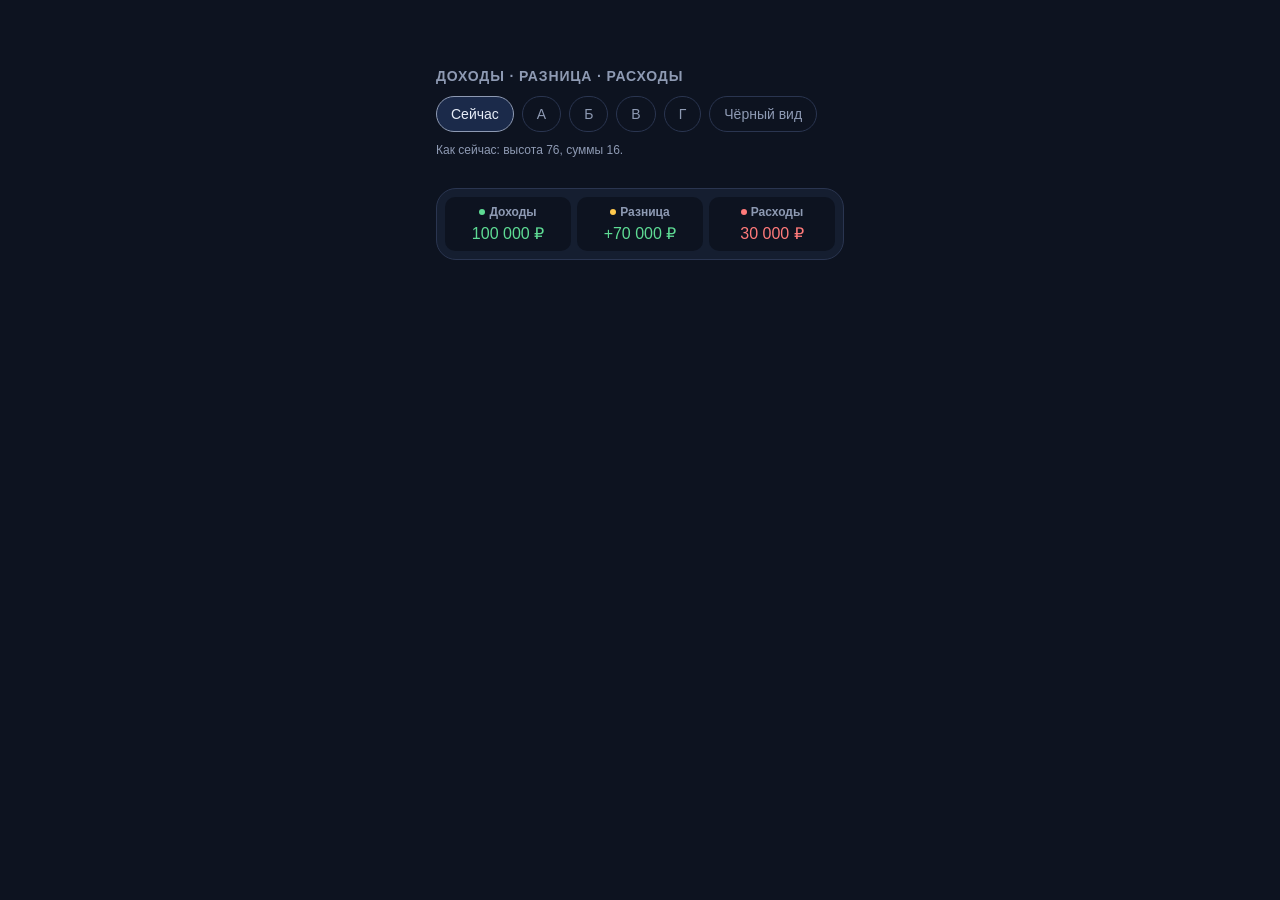
<file: design-lab/totals-tiles.html>
<!doctype html>
<html lang="ru" data-theme="light">
<head>
<meta charset="utf-8">
<meta name="viewport" content="width=device-width,initial-scale=1,viewport-fit=cover">
<meta name="robots" content="noindex,nofollow">
<title>Design Lab · Доходы / Разница / Расходы</title>
<!-- Отдельная лаборатория. Основное приложение (index.html) эту страницу не подключает. Суммы условные. -->
<link rel="stylesheet" href="assets/fonts.css">
<style>
*{box-sizing:border-box}
:root{--bg:#0D1320;--surface:#151E30;--inset:#0D1320;--ink:#E6ECF7;--muted:#8E9AB3;--line:#2A3550;--good:#5EDB94;--warn:#FFC94D;--bad:#FF7A7A;--chip:#1B2A4A}
:root[data-theme="dark"]{--bg:#000;--surface:#161215;--inset:#0e0b0d;--ink:#F7F3F4;--muted:#A79DA2;--line:#383035;--good:#5EDB94;--warn:#FFC94D;--bad:#E0607E;--chip:#2a1d22}
html,body{margin:0;background:var(--bg);color:var(--ink);font-family:-apple-system,BlinkMacSystemFont,"SF Pro Text","Segoe UI",Roboto,sans-serif;-webkit-text-size-adjust:100%}
body{padding:max(64px,calc(env(safe-area-inset-top) + 12px)) 16px 24px;max-width:440px;margin:0 auto;font-variant-numeric:tabular-nums}
h1{font-size:14px;font-weight:600;letter-spacing:.06em;text-transform:uppercase;color:var(--muted);margin:4px 0 12px}
.chips{display:flex;gap:8px;flex-wrap:wrap;margin-bottom:10px}
.chips button{min-height:36px;padding:0 14px;border-radius:999px;border:1px solid var(--line);background:transparent;color:var(--muted);font:inherit;font-size:14px;font-weight:500}
.chips button[aria-pressed="true"]{background:var(--chip);color:var(--ink);border-color:var(--muted)}
.note{font-size:12px;line-height:1.4;color:var(--muted);margin:0 0 12px;min-height:34px}
.card{background:var(--surface);border:1px solid var(--line);border-radius:20px}
.lbl{font-size:12px;font-weight:600;color:var(--muted);display:flex;align-items:center;gap:4px;justify-content:center}
.lbl::before{content:"";width:6px;height:6px;border-radius:50%;background:var(--c,var(--good))}
.in{--c:var(--good)}.df{--c:var(--warn)}.out{--c:var(--bad)}
.num{font-weight:500;white-space:nowrap}
.pos{color:var(--good)}.neg{color:var(--bad)}
.v{display:none}.v.on{display:block}
/* Сейчас */
.now{display:grid;grid-template-columns:repeat(3,minmax(0,1fr));gap:6px;padding:8px}
.now>div{background:var(--inset);border-radius:10px;padding:8px 4px;text-align:center;display:flex;flex-direction:column;gap:5px}
.now b{font-size:16px;font-weight:500}
/* А */
.a{display:grid;grid-template-columns:repeat(3,minmax(0,1fr));padding:6px 0}
.a>div{padding:0 6px;text-align:center;display:flex;flex-direction:column;gap:1px}
.a>div+div{border-left:1px solid var(--line)}
.a b{font-size:16px;font-weight:500}
.a .df b{color:var(--warn)}
/* Б */
.b{padding:8px 12px 7px}
.b .top{display:flex;justify-content:space-between;align-items:center;margin-bottom:5px}
.b .big{font-size:20px;font-weight:600;line-height:1.2}
.b .row div{display:flex;justify-content:space-between;align-items:baseline;gap:8px;padding:0 4px}
.b .row{display:grid;grid-template-columns:1fr 1fr;gap:12px;border-top:1px solid var(--line);padding-top:5px}
.b .row span{font-size:12px;color:var(--muted)}
.b .row b{font-size:14px;font-weight:500}
/* В */
.c{padding:0 16px}
.c .r{display:flex;justify-content:space-between;align-items:center;min-height:30px;border-bottom:1px solid var(--line);font-size:14px}
.c .r:last-child{border-bottom:0;min-height:34px}
.c .r span{display:flex;align-items:center;gap:8px}
.c .r span::before{content:"";width:6px;height:6px;border-radius:50%;background:var(--c)}
.c .r:last-child b{font-size:16px;font-weight:600}
/* Г */
.d{display:grid;grid-template-columns:repeat(3,minmax(0,1fr));gap:6px;padding:6px}
.d>div{background:var(--inset);border:1px solid var(--line);border-radius:10px;padding:5px 4px;text-align:center;display:flex;flex-direction:column;gap:1px}
.d b{font-size:16px;font-weight:500;overflow-wrap:anywhere;white-space:normal}
</style>
</head>
<body>
<h1>Доходы · Разница · Расходы</h1>
<div class="chips" id="chips" role="group" aria-label="Вариант">
  <button type="button" data-v="now" aria-pressed="true">Сейчас</button>
  <button type="button" data-v="a" aria-pressed="false">А</button>
  <button type="button" data-v="b" aria-pressed="false">Б</button>
  <button type="button" data-v="c" aria-pressed="false">В</button>
  <button type="button" data-v="d" aria-pressed="false">Г</button>
  <button type="button" id="theme" aria-pressed="false">Чёрный вид</button>
</div>
<p class="note" id="note"></p>

<div class="card v on" id="v-now"><div class="now">
  <div class="in"><span class="lbl">Доходы</span><b class="pos">100 000 ₽</b></div>
  <div class="df"><span class="lbl">Разница</span><b class="pos">+70 000 ₽</b></div>
  <div class="out"><span class="lbl">Расходы</span><b class="neg">30 000 ₽</b></div>
</div></div>

<div class="card v" id="v-a"><div class="a">
  <div class="in"><span class="lbl">Доходы</span><b class="pos">100 000 ₽</b></div>
  <div class="df"><span class="lbl">Разница</span><b>+70 000 ₽</b></div>
  <div class="out"><span class="lbl">Расходы</span><b class="neg">30 000 ₽</b></div>
</div></div>

<div class="card v" id="v-b"><div class="b">
  <div class="top"><span class="lbl df">Разница</span><span class="big pos">+70 000 ₽</span></div>
  <div class="row"><div class="in"><span>Доходы</span><b class="pos">100 000 ₽</b></div><div class="out"><span>Расходы</span><b class="neg">30 000 ₽</b></div></div>
</div></div>

<div class="card v" id="v-c"><div class="c">
  <div class="r in"><span>Доходы</span><b class="pos">100 000 ₽</b></div>
  <div class="r out"><span>Расходы</span><b class="neg">30 000 ₽</b></div>
  <div class="r df"><span>Разница</span><b class="pos">+70 000 ₽</b></div>
</div></div>

<div class="card v" id="v-d" style="background:transparent;border:0"><div class="d">
  <div class="in"><span class="lbl">Доходы</span><b class="pos">100 000 ₽</b></div>
  <div class="df"><span class="lbl">Разница</span><b class="pos">+70 000 ₽</b></div>
  <div class="out"><span class="lbl">Расходы</span><b class="neg">30 000 ₽</b></div>
</div></div>

<script>
const T={now:'Как сейчас: высота 76, суммы 16.',
a:'А (плотнее). Одна полоса, три колонки с разделителями, суммы 16, высота 52.',
b:'Б (плотнее). Разница 20 в первой строке, доходы и расходы в одной строке под ней, высота 71.',
c:'В (плотнее). Три строки по 30–34, разница последней, высота 96.',
d:'Г (плотнее). Плитки без лишнего воздуха: отступы 6, высота 62.'};
const chips=[...document.querySelectorAll('#chips [data-v]')];
function show(v){chips.forEach(b=>b.setAttribute('aria-pressed',String(b.dataset.v===v)));document.querySelectorAll('.v').forEach(e=>e.classList.toggle('on',e.id==='v-'+v));document.getElementById('note').textContent=T[v]}
chips.forEach(b=>b.onclick=()=>show(b.dataset.v));show('now');
const th=document.getElementById('theme');th.onclick=()=>{const d=document.documentElement.dataset.theme==='dark';document.documentElement.dataset.theme=d?'light':'dark';th.textContent=d?'Чёрный вид':'Синий вид'};
</script>
</body>
</html>
</file>
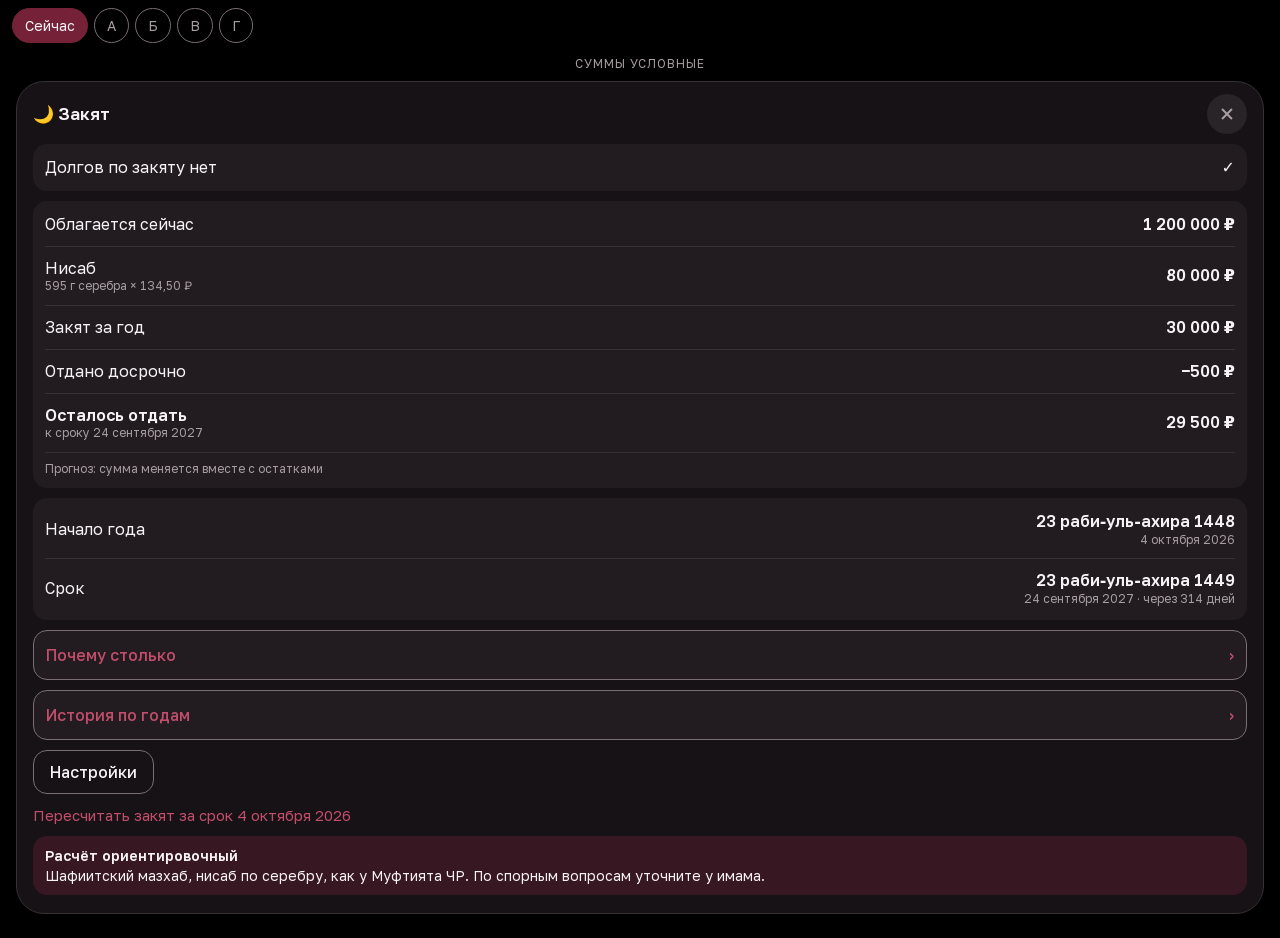
<file: design-lab/zakat-sheet.html>
<!doctype html>
<html lang="ru">
<head>
<meta charset="utf-8">
<meta name="viewport" content="width=device-width,initial-scale=1,viewport-fit=cover">
<meta name="robots" content="noindex,nofollow">
<meta name="theme-color" content="#000000">
<title>Макет · окно закята</title>
<!-- Макет для Али (14.11.2026): как могло бы выглядеть окно «Закят». Суммы условные, не настоящие. Приложение (index.html) эту страницу не подключает. -->
<style>
@font-face{font-family:'Golos Text';font-style:normal;font-weight:400;font-display:swap;src:url(../fonts/GolosText-cyrillic-q5uCsoe9Lv.woff2) format('woff2');unicode-range:U+0301,U+0400-045F,U+0490-0491,U+04B0-04B1,U+2116}
@font-face{font-family:'Golos Text';font-style:normal;font-weight:400;font-display:swap;src:url(../fonts/GolosText-latin-q5uCsoe9Lv.woff2) format('woff2');unicode-range:U+0000-00FF,U+0131,U+0152-0153,U+02BB-02BC,U+02C6,U+02DA,U+02DC,U+0304,U+0308,U+0329,U+2000-206F,U+20AC,U+2122,U+2191,U+2193,U+2212,U+2215,U+FEFF,U+FFFD}
@font-face{font-family:'Golos Text';font-style:normal;font-weight:500;font-display:swap;src:url(../fonts/GolosText-cyrillic-q5uCsoe9Lv.woff2) format('woff2');unicode-range:U+0301,U+0400-045F,U+0490-0491,U+04B0-04B1,U+2116}
@font-face{font-family:'Golos Text';font-style:normal;font-weight:500;font-display:swap;src:url(../fonts/GolosText-latin-q5uCsoe9Lv.woff2) format('woff2');unicode-range:U+0000-00FF,U+0131,U+0152-0153,U+02BB-02BC,U+02C6,U+02DA,U+02DC,U+0304,U+0308,U+0329,U+2000-206F,U+20AC,U+2122,U+2191,U+2193,U+2212,U+2215,U+FEFF,U+FFFD}
@font-face{font-family:'Golos Text';font-style:normal;font-weight:600;font-display:swap;src:url(../fonts/GolosText-cyrillic-q5uCsoe9Lv.woff2) format('woff2');unicode-range:U+0301,U+0400-045F,U+0490-0491,U+04B0-04B1,U+2116}
@font-face{font-family:'Golos Text';font-style:normal;font-weight:600;font-display:swap;src:url(../fonts/GolosText-latin-q5uCsoe9Lv.woff2) format('woff2');unicode-range:U+0000-00FF,U+0131,U+0152-0153,U+02BB-02BC,U+02C6,U+02DA,U+02DC,U+0304,U+0308,U+0329,U+2000-206F,U+20AC,U+2122,U+2191,U+2193,U+2212,U+2215,U+FEFF,U+FFFD}
@font-face{font-family:'Golos Text';font-style:normal;font-weight:400;font-display:swap;src:url(../fonts/GolosText-rub400-2626f3c1.woff2) format('woff2');unicode-range:U+20BD}
:root{--bg:#000;--surface:#161215;--inset:#221C20;--raised:#3B3237;--ink:#F7F3F4;--muted:#A79DA2;--line:#383035;--field-line:#7A6E74;--burgundy:#752238;--burgundy-light:#C34E6C;--safe-top:max(env(safe-area-inset-top,0px),var(--simulator-safe-top,0px));--safe-bottom:max(env(safe-area-inset-bottom,0px),var(--simulator-safe-bottom,0px));color-scheme:dark}
*{box-sizing:border-box;margin:0}
body{background:var(--bg);color:var(--ink);font:400 16px/1.5 "Golos Text",system-ui,-apple-system,sans-serif;-webkit-tap-highlight-color:transparent}
button{font:inherit;color:inherit;background:none;border:0;padding:0;cursor:pointer}
.top{padding:calc(var(--safe-top) + 8px) 12px 8px;display:flex;gap:6px;flex-wrap:wrap}
.chip{border:1px solid var(--field-line);border-radius:999px;padding:6px 12px;font-size:14px;color:var(--muted)}
.chip[aria-pressed=true]{background:var(--burgundy);border-color:var(--burgundy);color:var(--ink)}
.bg{padding:0 16px;color:var(--muted);text-align:center;font-size:12px;letter-spacing:.08em;margin:4px 0 8px}
.sheet{margin:0 16px calc(var(--safe-bottom) + 24px);background:var(--surface);border:1px solid var(--line);border-radius:28px;padding:0 16px 18px}
.head{display:flex;align-items:center;justify-content:space-between;padding:12px 0 10px}
.head b{font-size:17px;font-weight:600}
.x{width:40px;height:40px;border-radius:50%;background:rgb(247 243 244/.08);display:grid;place-items:center;position:relative}
.x::before{content:'';width:14px;height:14px;transform:rotate(45deg);background:linear-gradient(var(--muted),var(--muted)) center/100% 2px no-repeat,linear-gradient(var(--muted),var(--muted)) center/2px 100% no-repeat}
.v{display:none;flex-direction:column;gap:10px}.v.on{display:flex}
.card{background:var(--inset);border-radius:14px;padding:2px 12px}
.row{display:flex;justify-content:space-between;align-items:center;gap:12px;padding:11px 0;border-bottom:1px solid var(--line);font-size:16px;line-height:1.3}
.row:last-child{border-bottom:0}
.row small{display:block;color:var(--muted);font-size:12px}
.row b{font-weight:600;white-space:nowrap}
.row.m b{color:var(--muted);font-weight:500}
.go{display:flex;justify-content:space-between;align-items:center;border:1px solid var(--field-line);border-radius:14px;background:var(--inset);color:var(--burgundy-light);font-weight:500;padding:12px}
.go.plain{color:var(--ink)}
.acts{display:flex;gap:10px;flex-wrap:wrap;align-items:center}
.ghost{border:1px solid var(--field-line);border-radius:14px;padding:8px 16px;font-weight:500;min-height:44px}
.link{color:var(--burgundy-light);font-size:15px}
.note{background:rgb(117 34 56/.35);border-radius:14px;padding:10px 12px;font-size:14px;line-height:1.4}
.note b{display:block;font-size:14px}
.hint{font-size:12px;color:var(--muted);line-height:1.4}
.cap{font-size:12px;letter-spacing:.08em;color:var(--muted);text-transform:uppercase}
.hero{background:var(--inset);border-radius:14px;padding:16px 14px}
.hero .big{font-size:34px;font-weight:600;line-height:1.1;margin:4px 0 10px}
.bar{height:6px;border-radius:3px;background:#4A4046;overflow:hidden;position:relative}
.bar i{display:block;height:100%;background:var(--burgundy-light)}
.barw{position:relative}
.now{position:absolute;top:-4px;width:2px;height:14px;background:var(--ink)}
.two{display:grid;grid-template-columns:1fr 1fr;gap:10px}
.tile{background:var(--inset);border-radius:14px;padding:12px}
.tile .n{font-size:22px;font-weight:600;margin-top:4px}
.tile.hot{background:#2A1219}.tile.hot .n{color:var(--burgundy-light)}
.tl{display:flex;justify-content:space-between;font-size:12px;color:var(--muted);margin-top:8px;line-height:1.3}
details.fold summary{list-style:none;display:flex;justify-content:space-between;align-items:center;border:1px solid var(--field-line);border-radius:14px;background:var(--inset);padding:12px;font-weight:500;cursor:pointer}
details.fold summary::-webkit-details-marker{display:none}
details.fold summary::after{content:'⌄';color:var(--muted)}
details.fold[open] summary::after{content:'⌃'}
details.fold .card{margin-top:10px}
</style>
</head>
<body>
<div class="top" id="tabs">
 <button class="chip" data-v="now" aria-pressed="true">Сейчас</button>
 <button class="chip" data-v="a" aria-pressed="false">А</button>
 <button class="chip" data-v="b" aria-pressed="false">Б</button>
 <button class="chip" data-v="c" aria-pressed="false">В</button>
 <button class="chip" data-v="d" aria-pressed="false">Г</button>
</div>
<div class="bg">СУММЫ УСЛОВНЫЕ</div>
<div class="sheet">
 <div class="head"><b>🌙 Закят</b><span class="x" aria-hidden="true"></span></div>

 <div class="v on" id="now">
  <div class="card"><div class="row"><span>Долгов по закяту нет</span><b>✓</b></div></div>
  <div class="card">
   <div class="row"><span>Облагается сейчас</span><b>1 200 000 ₽</b></div>
   <div class="row"><span>Нисаб<small>595 г серебра × 134,50 ₽</small></span><b>80 000 ₽</b></div>
   <div class="row"><span>Закят за год</span><b>30 000 ₽</b></div>
   <div class="row"><span>Отдано досрочно</span><b>−500 ₽</b></div>
   <div class="row"><span><b style="font-weight:600">Осталось отдать</b><small>к сроку 24 сентября 2027</small></span><b>29 500 ₽</b></div>
   <div class="hint" style="padding:8px 0">Прогноз: сумма меняется вместе с остатками</div>
  </div>
  <div class="card">
   <div class="row"><span>Начало года</span><span style="text-align:right"><b>23 раби‑уль‑ахира 1448</b><small>4 октября 2026</small></span></div>
   <div class="row"><span>Срок</span><span style="text-align:right"><b>23 раби‑уль‑ахира 1449</b><small>24 сентября 2027 · через 314 дней</small></span></div>
  </div>
  <div class="go"><span>Почему столько</span><span>›</span></div>
  <div class="go"><span>История по годам</span><span>›</span></div>
  <div class="acts"><button class="ghost">Настройки</button></div>
  <button class="link" style="text-align:left">Пересчитать закят за срок 4 октября 2026</button>
  <div class="note"><b>Расчёт ориентировочный</b>Шафиитский мазхаб, нисаб по серебру, как у Муфтията ЧР. По спорным вопросам уточните у имама.</div>
 </div>

 <div class="v" id="a">
  <div class="hero"><div class="cap">Осталось отдать</div><div class="big">29 500 ₽</div>
   <div class="bar"><i style="width:2%"></i></div>
   <div class="hint" style="margin-top:8px">отдано 500 из 30 000 ₽ · до 24 сентября 2027, ещё 314 дней</div></div>
  <details class="fold"><summary>Как посчитано</summary>
   <div class="card">
    <div class="row"><span>Облагается сейчас</span><b>1 200 000 ₽</b></div>
    <div class="row"><span>Нисаб<small>595 г серебра × 134,50 ₽</small></span><b>80 000 ₽</b></div>
    <div class="row"><span>Закят за год</span><b>30 000 ₽</b></div>
    <div class="row m"><span>Отдано досрочно</span><b>−500 ₽</b></div>
   </div></details>
  <div class="go plain"><span>История по годам</span><span>›</span></div>
  <div class="go plain"><span>Настройки</span><span>›</span></div>
  <div class="hint">Расчёт ориентировочный. Шафиитский мазхаб, нисаб по серебру. По спорным вопросам уточните у имама.</div>
 </div>

 <div class="v" id="b">
  <div class="card">
   <div class="row"><span>Облагается сейчас</span><b>1 200 000 ₽</b></div>
   <div class="row m"><span>Нисаб<small>595 г серебра</small></span><b>80 000 ₽</b></div>
   <div class="row"><span>Закят за год<small>2,5% от облагаемого</small></span><b>30 000 ₽</b></div>
   <div class="row m"><span>Отдано досрочно</span><b>− 500 ₽</b></div>
   <div class="row" style="border-top:1px solid var(--burgundy)"><span><b>Осталось отдать</b><small>к 24 сентября 2027</small></span><b style="font-size:20px;color:var(--burgundy-light)">29 500 ₽</b></div>
  </div>
  <div class="two"><div class="go"><span>Почему столько</span></div><div class="go"><span>История</span></div></div>
  <div class="acts"><button class="ghost">Настройки</button><button class="link">Пересчитать за срок 4 октября</button></div>
  <div class="hint">Расчёт ориентировочный. По спорным вопросам уточните у имама.</div>
 </div>

 <div class="v" id="c">
  <div class="two">
   <div class="tile"><div class="cap">Закят за год</div><div class="n">30 000 ₽</div></div>
   <div class="tile hot"><div class="cap">Осталось отдать</div><div class="n">29 500 ₽</div></div>
  </div>
  <div class="card">
   <div class="row"><span>Облагается сейчас</span><b>1 200 000 ₽</b></div>
   <div class="row m"><span>Нисаб</span><b>80 000 ₽</b></div>
   <div class="row m"><span>Отдано досрочно</span><b>−500 ₽</b></div>
   <div class="row"><span>Срок</span><b>24 сент 2027 · 314 дн.</b></div>
  </div>
  <div class="go"><span>Почему столько</span><span>›</span></div>
  <div class="go"><span>История по годам</span><span>›</span></div>
  <div class="acts"><button class="ghost">Настройки</button></div>
 </div>

 <div class="v" id="d">
  <div class="hero">
   <div style="display:flex;justify-content:space-between;align-items:baseline"><span>Осталось отдать</span><b style="font-size:26px;font-weight:600">29 500 ₽</b></div>
   <div class="barw" style="margin-top:18px"><div class="bar"><i style="width:14%"></i></div><span class="now" style="left:14%"></span></div>
   <div class="tl"><span>4 окт 2026<br>начало года</span><span style="text-align:center">сегодня</span><span style="text-align:right">24 сент 2027<br>срок</span></div>
  </div>
  <div class="card">
   <div class="row"><span>Закят за год</span><b>30 000 ₽</b></div>
   <div class="row m"><span>Отдано досрочно</span><b>−500 ₽</b></div>
   <div class="row m"><span>Облагается / нисаб</span><b>1,2 млн / 80 тыс.</b></div>
  </div>
  <div class="go"><span>Почему столько</span><span>›</span></div>
  <div class="go"><span>История по годам</span><span>›</span></div>
  <div class="acts"><button class="ghost">Настройки</button></div>
 </div>
</div>
<script>
const tabs=document.getElementById('tabs');
tabs.addEventListener('click',e=>{const b=e.target.closest('.chip');if(!b)return;
 tabs.querySelectorAll('.chip').forEach(c=>c.setAttribute('aria-pressed',c===b));
 document.querySelectorAll('.v').forEach(v=>v.classList.toggle('on',v.id===b.dataset.v));
 window.scrollTo(0,0)});
</script>
</body>
</html>
</file>
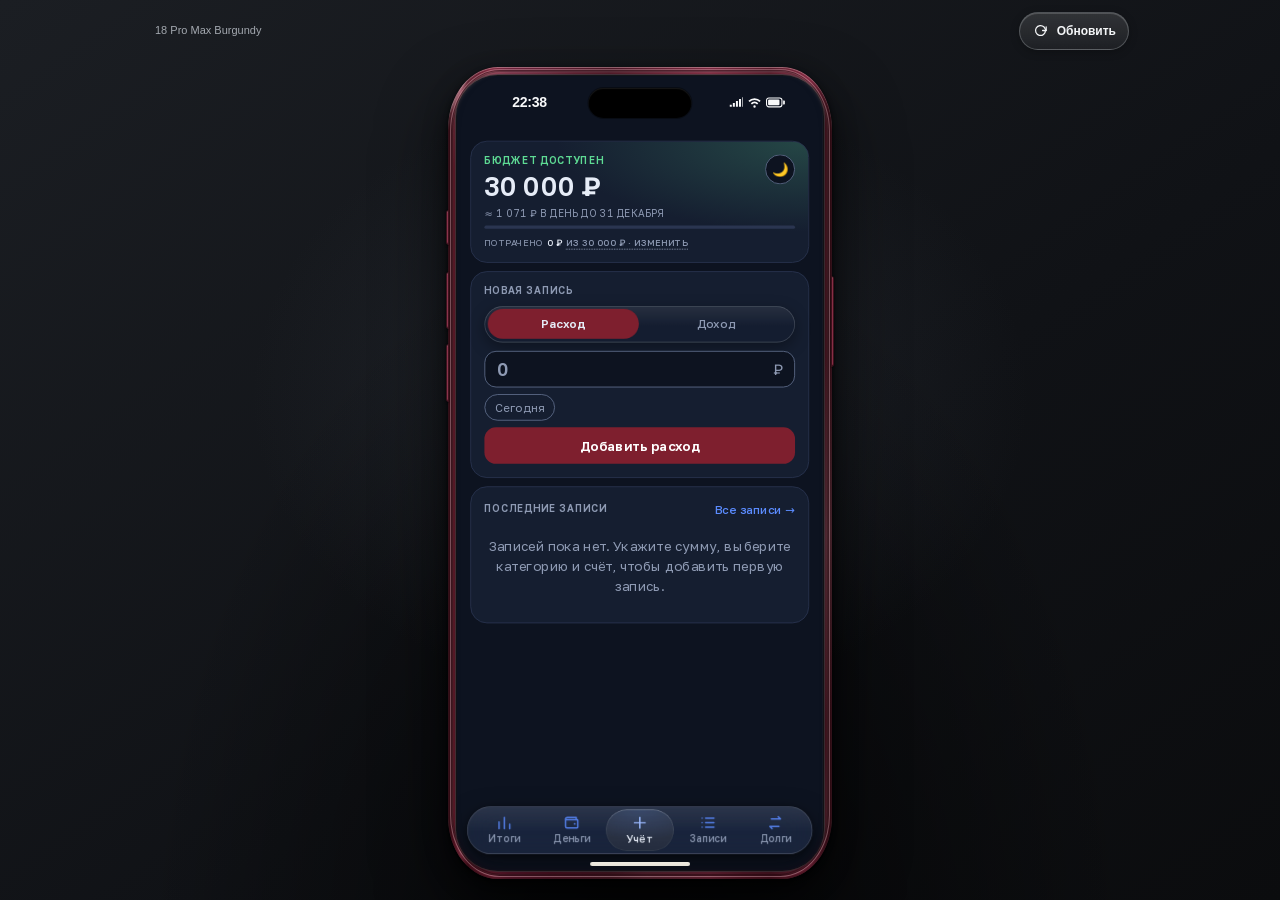
<file: audit/preview/phone.html>
<!DOCTYPE html>
<!-- Копия iphone.html для аудита стиля: рамка iPhone 18 Pro Max в бордовом цвете.
     Размеры экрана (440×956) и системные отступы (62 px сверху, 34 px снизу) оставлены как в iphone.html (iPhone 17 Pro Max) — это допущение.
     Внутри работает настоящее приложение ../../index.html; его данные рамка не читает и не меняет. Сам iphone.html не изменён. -->
<html lang="ru">
<head>
  <meta charset="UTF-8">
  <meta name="viewport" content="width=device-width, initial-scale=1, viewport-fit=cover">
  <meta name="theme-color" content="#101216">
  <link rel="icon" type="image/svg+xml" href="../../icon.svg">
  <title>iPhone 18 Pro Max — Burgundy · «Мои расходы»</title>
  <style>
    :root {
      color-scheme: dark;
      --stage: #101216;
      --screen: #0d1320;
      --silver-light: #f7f8f7;
      --silver-mid: #b9bec1;
      --silver-dark: #707579;
      --device-width: 462px;
    }

    *,
    *::before,
    *::after {
      box-sizing: border-box;
    }

    html,
    body {
      width: 100%;
      height: 100%;
      min-width: 0;
      min-height: 0;
      margin: 0;
    }

    body {
      height: 100vh;
      height: 100dvh;
      display: flex;
      flex-direction: column;
      align-items: center;
      overflow: hidden;
      padding: clamp(8px, 1.2vh, 14px) clamp(10px, 2.2vw, 24px);
      gap: 6px;
      background:
        radial-gradient(ellipse at 50% 44%, rgb(74 82 95 / 25%), transparent 43%),
        radial-gradient(ellipse at 50% 110%, rgb(0 0 0 / 72%), transparent 55%),
        linear-gradient(145deg, #1b1e23, var(--stage) 58%, #0b0c0e);
      color: #f8f9fa;
      font-family: -apple-system, BlinkMacSystemFont, "Segoe UI", Arial, sans-serif;
    }

    .simulator-toolbar {
      z-index: 10;
      flex: 0 0 auto;
      display: flex;
      align-items: center;
      justify-content: flex-end;
      width: min(100%, 978px);
      min-height: 40px;
    }

    .refresh-mode {
      margin-right: auto;
      padding-left: 4px;
      color: rgb(216 222 230 / 72%);
      font-size: 11px;
      line-height: 1.2;
      min-width: 0;
      padding-right: 10px;
      white-space: normal;
    }

    .toolbar-actions {
      display: flex;
      align-items: center;
      gap: 8px;
    }

    .tool-button {
      min-width: 40px;
      min-height: 38px;
      display: inline-flex;
      align-items: center;
      justify-content: center;
      gap: 8px;
      padding: 0 12px;
      border: 1px solid rgb(220 225 230 / 25%);
      border-radius: 999px;
      background: linear-gradient(180deg, rgb(255 255 255 / 13%), rgb(255 255 255 / 5%));
      box-shadow: 0 2px 8px rgb(0 0 0 / 25%), inset 0 1px 0 rgb(255 255 255 / 16%);
      color: #f4f6f8;
      font: inherit;
      font-size: 12px;
      font-weight: 600;
      cursor: pointer;
      -webkit-tap-highlight-color: transparent;
      transition: background-color 160ms ease, border-color 160ms ease, transform 160ms ease;
    }

    .tool-button:hover { border-color: rgb(240 244 248 / 55%); background-color: rgb(255 255 255 / 8%); }
    .tool-button:active { transform: translateY(1px) scale(.98); }
    .tool-button:focus-visible { outline: 2px solid #fff; outline-offset: 3px; }
    .tool-button[aria-pressed="true"] { border-color: rgb(182 205 255 / 75%); background-color: rgb(92 137 232 / 24%); }
    .tool-button svg { width: 17px; height: 17px; flex: none; fill: none; stroke: currentColor; stroke-width: 1.8; stroke-linecap: round; stroke-linejoin: round; }
    #refreshApp[data-pending="true"] { border-color: #f4c76a; color: #ffe5a7; }

    .stage {
      flex: 1 1 auto;
      min-height: 0;
      display: grid;
      place-items: center;
      width: min(100%, 1026px);
    }

    .phone {
      position: relative;
      isolation: isolate;
      container-type: inline-size;
      flex: none;
      width: min(var(--device-width), calc(100vw - 24px), calc(47.24vh - 41.57px));
      aspect-ratio: 462 / 978;
      border-radius: clamp(28px, 13%, 62px);
      animation: device-arrive 620ms cubic-bezier(.18, .8, .2, 1) both;
      background:
        linear-gradient(118deg, transparent 0 2.6%, rgb(255 226 232 / 50%) 3%, rgb(255 226 232 / 12%) 3.35%, transparent 4.2% 65%, rgb(255 226 232 / 13%) 77%, transparent 89%),
        linear-gradient(90deg,
          #2c0a12 0%, #6d1c2e 1.6%, #a23a52 3.2%, #5b1626 5.2%, #8f2c44 11%,
          #74203a 16%, #4a101f 42%, #842840 68%, #561424 84%, #93304a 94%, #2e0b13 100%),
        linear-gradient(180deg, #8c2a42, #43101c 48%, #862840);
      box-shadow:
        0 32px 68px rgb(0 0 0 / 62%),
        0 9px 24px rgb(0 0 0 / 42%),
        0 2px 5px rgb(0 0 0 / 78%),
        inset 0 1px 1px rgb(255 214 222 / 45%),
        inset 0 -2px 6px rgb(25 5 10 / 78%);
    }

    @keyframes device-arrive {
      from { opacity: 0; transform: translateY(10px) scale(.965); }
      to { opacity: 1; transform: translateY(0) scale(1); }
    }

    .phone.is-landscape {
      width: min(978px, calc(100vw - 42px), calc(211.69vh - 152.42px));
      aspect-ratio: 978 / 462;
      border-radius: 62px;
    }

    .phone::before {
      position: absolute;
      z-index: 4;
      inset: 2px;
      border: 1px solid rgb(255 220 228 / 32%);
      border-radius: inherit;
      box-shadow:
        inset 0 0 0 1px rgb(40 10 17 / 55%),
        inset 0 2px 4px rgb(255 220 228 / 28%),
        inset 0 -3px 8px rgb(30 6 12 / 55%);
      content: "";
      pointer-events: none;
    }

    .phone::after {
      position: absolute;
      z-index: 0;
      inset: 4px;
      border: 1px solid rgb(40 10 17 / 50%);
      border-radius: inherit;
      background: linear-gradient(142deg, rgb(255 226 232 / 16%), transparent 9% 87%, rgb(255 226 232 / 8%));
      content: "";
      pointer-events: none;
    }

    .screen {
      position: absolute;
      z-index: 1;
      inset: 8px;
      overflow: hidden;
      container-type: size;
      border: 1px solid rgb(18 20 22 / 86%);
      border-radius: clamp(24px, calc(13cqi - 8px), 52px);
      background: var(--screen);
      box-shadow:
        inset 0 0 0 1px rgb(255 255 255 / 10%),
        inset 0 2px 7px rgb(0 0 0 / 55%),
        0 0 0 1px rgb(59 64 68 / 62%),
        0 1px 5px rgb(0 0 0 / 55%);
    }

    .app-frame {
      position: absolute;
      z-index: 1;
      top: 0;
      left: 0;
      display: block;
      width: 440px;
      height: 956px;
      transform: scale(var(--frame-scale, 1));
      transform-origin: top left;
      border: 0;
      background: var(--screen);
      color-scheme: light dark;
    }

    .phone.is-landscape .app-frame { width: 956px; height: 440px; }

    .status-bar {
      position: absolute;
      z-index: 5;
      inset: 0;
      color: #f8f9fa;
      pointer-events: none;
      user-select: none;
    }

    .status-time {
      position: absolute;
      top: 2.45%;
      left: 15.1%;
      font-size: 17px;
      font-size: 3.85cqi;
      font-weight: 650;
      font-variant-numeric: tabular-nums;
      letter-spacing: -0.02em;
      line-height: 1;
    }

    .status-icons {
      position: absolute;
      top: 2.66%;
      right: 10.1%;
      display: flex;
      align-items: center;
      gap: 1.5cqi;
      height: 13px;
      height: 2.95cqi;
      color: currentColor;
    }

    .status-icons svg {
      display: block;
      width: auto;
      height: 100%;
      overflow: visible;
    }

    .signal-icon {
      aspect-ratio: 18 / 14;
    }

    .wifi-icon {
      aspect-ratio: 17 / 14;
    }

    .battery-icon {
      aspect-ratio: 25 / 14;
    }

    .dynamic-island {
      position: absolute;
      z-index: 6;
      top: 1.45%;
      left: 50%;
      width: 28.2%;
      height: 3.85%;
      padding: 0;
      transform: translateX(-50%);
      border: 0;
      border-radius: 999px;
      background: #000;
      box-shadow:
        inset 0 1px 1px rgb(255 255 255 / 9%),
        0 0 0 1px rgb(0 0 0 / 35%);
      cursor: pointer;
      transition:
        width 260ms cubic-bezier(.2, .8, .2, 1),
        height 260ms cubic-bezier(.2, .8, .2, 1),
        box-shadow 260ms ease,
        transform 180ms ease;
      will-change: width, height, box-shadow;
      -webkit-tap-highlight-color: transparent;
    }

    .dynamic-island:active { transform: translateX(-50%) scale(.96); }

    .dynamic-island.island-pulse { animation: island-pulse 440ms ease-out; }

    @keyframes island-pulse {
      0% { box-shadow: inset 0 1px 1px rgb(255 255 255 / 9%), 0 0 0 1px rgb(0 0 0 / 35%); }
      48% { box-shadow: inset 0 1px 1px rgb(255 255 255 / 15%), 0 0 0 2px rgb(255 255 255 / 30%), 0 0 18px rgb(197 214 255 / 30%); }
      100% { box-shadow: inset 0 1px 1px rgb(255 255 255 / 9%), 0 0 0 1px rgb(0 0 0 / 35%); }
    }

    .dynamic-island[aria-expanded="true"] {
      width: 41%;
      height: 4.05%;
      box-shadow:
        inset 0 1px 1px rgb(255 255 255 / 9%),
        0 0 0 1px rgb(0 0 0 / 45%),
        0 4px 12px rgb(0 0 0 / 24%);
    }

    .dynamic-island:focus-visible {
      outline: 2px solid rgb(255 255 255 / 86%);
      outline-offset: 3px;
    }

    .home-indicator {
      position: absolute;
      z-index: 5;
      bottom: 0.5%; /* low, as on the phone: clear of the tab labels (the app keeps 10px under them) */
      left: 50%;
      width: 27.3%;
      height: 0.53%;
      min-height: 3px;
      transform: translateX(-50%);
      border-radius: 999px;
      background: #f7f7f7;
      mix-blend-mode: difference;
      pointer-events: none;
    }

    .phone.is-landscape .status-time {
      top: 3.7%;
      left: 1.7%;
      font-size: 2.75cqh;
    }

    .phone.is-landscape .status-icons {
      top: 3.4%;
      right: 1.7%;
      gap: 1.15cqh;
      height: 2.65cqh;
    }

    .phone.is-landscape .dynamic-island {
      top: 50%;
      left: 1.1%;
      width: 3.55%;
      height: 26.3%;
      transform: translateY(-50%);
    }

    .phone.is-landscape .dynamic-island:active { transform: translateY(-50%) scale(.96); }

    .phone.is-landscape .dynamic-island[aria-expanded="true"] { width: 4.05%; height: 41%; }

    .phone.is-landscape .home-indicator {
      top: 50%;
      right: 1.27%;
      bottom: auto;
      left: auto;
      width: 0.53%;
      height: 27.3%;
      min-width: 3px;
      min-height: 0;
      transform: translateY(-50%);
    }

    .hardware-button {
      position: absolute;
      z-index: 2;
      width: 0.9cqi;
      border: 1px solid rgb(40 10 17 / 80%);
      background: linear-gradient(90deg, #3a0d18 0%, #7d2238 22%, #a84560 43%, #5c1727 74%, #3f0f1b 100%);
      box-shadow:
        inset 0 1px 0 rgb(255 220 228 / 40%),
        inset 0 -1px 1px rgb(25 5 10 / 45%),
        0 1px 2px rgb(0 0 0 / 50%);
      pointer-events: none;
    }

    .hardware-button::before {
      position: absolute;
      inset: 2px 1px auto;
      height: 1px;
      background: rgb(255 220 228 / 35%);
      content: "";
    }

    .hardware-button.left {
      left: -4px;
      left: -0.65cqi;
      border-radius: 4px 0 0 4px;
    }

    .hardware-button.right {
      right: -4px;
      right: -0.65cqi;
      border-radius: 0 4px 4px 0;
      background: linear-gradient(270deg, #45111e, #9c3852 42%, #5a1626 100%);
    }

    .action-button {
      top: 17.6%;
      height: 4.3%;
    }

    .volume-up {
      top: 25.2%;
      height: 7.1%;
    }

    .volume-down {
      top: 34.1%;
      height: 7.1%;
    }

    .side-button {
      top: 25.8%;
      height: 11.2%;
    }

    .phone.is-landscape .hardware-button.left,
    .phone.is-landscape .hardware-button.right {
      top: auto;
      right: auto;
      bottom: auto;
      left: auto;
      width: auto;
      height: 0.9cqh;
      border-radius: 4px 4px 0 0;
    }

    .phone.is-landscape .hardware-button.left { top: -0.65cqh; }
    .phone.is-landscape .hardware-button.right {
      bottom: -0.65cqh;
      border-radius: 0 0 4px 4px;
      background: linear-gradient(270deg, #3a0d18 0%, #7d2238 22%, #a84560 43%, #5c1727 74%, #3f0f1b 100%);
    }

    .phone.is-landscape .action-button { left: 17.6%; width: 4.3%; height: 0.9cqh; }
    .phone.is-landscape .volume-up { left: 25.2%; width: 7.1%; height: 0.9cqh; }
    .phone.is-landscape .volume-down { left: 34.1%; width: 7.1%; height: 0.9cqh; }
    .phone.is-landscape .side-button { left: 25.8%; width: 11.2%; height: 0.9cqh; }

    @media (max-width: 420px) {
      .refresh-mode { display: none; }
      .tool-button { width: 40px; padding-inline: 0; }
      .tool-button .toolbar-label { display: none; }
    }

    @media (max-height: 480px) {
      .phone:not(.is-landscape) { width: min(var(--device-width), calc(100vw - 24px), calc(47.24vh - 34.01px)); }
      .phone.is-landscape { width: min(978px, calc(100vw - 42px), calc(211.69vh - 131.82px)); }
      .simulator-toolbar { min-height: 34px; }
      .tool-button { min-height: 32px; }
    }

    @media (prefers-reduced-motion: reduce) {
      *,
      *::before,
      *::after {
        scroll-behavior: auto !important;
        transition-duration: 0.01ms !important;
        animation-duration: 0.01ms !important;
        animation-iteration-count: 1 !important;
      }
    }

    @supports (height: 100dvh) {
      .phone {
        width: min(var(--device-width), calc(100vw - 24px), calc(47.24dvh - 41.57px));
      }
      .phone.is-landscape {
        width: min(978px, calc(100vw - 42px), calc(211.69dvh - 152.42px));
      }
      @media (max-height: 480px) {
        .phone:not(.is-landscape) { width: min(var(--device-width), calc(100vw - 24px), calc(47.24dvh - 34.01px)); }
        .phone.is-landscape { width: min(978px, calc(100vw - 42px), calc(211.69dvh - 131.82px)); }
      }
    }

    /* аудит, этап 5: переключатель «Сейчас / А / Б / В» (появляется при ?page=…) */
    .variant-switch { display: flex; gap: 4px; margin-right: 6px; }
    .variant-switch .tool-button { width: auto; min-width: 38px; padding: 0 11px; }
    .simulator-toolbar.has-variants .refresh-mode { display: none; }
    .simulator-toolbar.has-variants { justify-content: center; }
  </style>
</head>
<body>
  <div class="simulator-toolbar" role="toolbar" aria-label="Управление симулятором">
    <span class="refresh-mode" id="refreshMode" role="status" aria-live="polite"></span>
    <div class="toolbar-actions">
      <button class="tool-button" id="refreshApp" type="button" title="Обновить приложение в телефоне" aria-label="Обновить приложение в телефоне" data-pending="false">
        <svg viewBox="0 0 24 24" aria-hidden="true"><path d="M20 7v5h-5"/><path d="M19 12a7 7 0 1 1-2-4.9L20 12"/></svg>
        <span class="toolbar-label">Обновить</span>
      </button>
    </div>
  </div>

  <div class="stage" id="deviceStage">
  <main class="phone" id="phone" aria-label="Симулятор iPhone 18 Pro Max Burgundy, портретная ориентация">
    <span class="hardware-button left action-button" aria-hidden="true"></span>
    <span class="hardware-button left volume-up" aria-hidden="true"></span>
    <span class="hardware-button left volume-down" aria-hidden="true"></span>
    <span class="hardware-button right side-button" aria-hidden="true"></span>

    <div class="screen">
      <iframe
        class="app-frame"
        src="../../index.html"
        title="Приложение «Мои расходы»"
        loading="eager"
      ></iframe>

      <div class="status-bar" aria-hidden="true">
        <time class="status-time" id="statusTime">--:--</time>
        <div class="status-icons">
          <svg class="signal-icon" viewBox="0 0 18 14" aria-hidden="true">
            <path fill="currentColor" d="M1 12.7h2.6V10H1zm4 0h2.6V7.7H5zm4 0h2.6V5.2H9zm4 0h2.6V2.7H13zm4 0h.8V.4H17z" />
          </svg>
          <svg class="wifi-icon" viewBox="0 0 17 14" aria-hidden="true">
            <path fill="currentColor" d="M8.5 10.8a1.55 1.55 0 1 0 0 3.1 1.55 1.55 0 0 0 0-3.1ZM.5 4.9l1.6 1.6a9.1 9.1 0 0 1 12.8 0l1.6-1.6a11.35 11.35 0 0 0-16 0Zm3.1 3.1 1.6 1.6a4.75 4.75 0 0 1 6.6 0l1.6-1.6a7 7 0 0 0-9.8 0Z" />
          </svg>
          <svg class="battery-icon" viewBox="0 0 25 14" aria-hidden="true">
            <rect x=".7" y="1.2" width="20" height="11.6" rx="3" fill="none" stroke="currentColor" stroke-width="1.4" />
            <rect x="2.7" y="3.2" width="14.8" height="7.6" rx="1.5" fill="currentColor" />
            <path fill="currentColor" d="M22.2 4.4h1.1c.7 0 1.2.6 1.2 1.3v2.6c0 .7-.5 1.3-1.2 1.3h-1.1z" />
          </svg>
        </div>
      </div>

    <button
      class="dynamic-island"
      type="button"
      aria-label="Расширить Dynamic Island"
      aria-expanded="false"
      title="Нажмите, чтобы анимировать Dynamic Island"
    ></button>

    <div class="home-indicator" aria-hidden="true"></div>
  </div>
  </main>
  </div>

  <script>
    (() => {
      const clock = document.getElementById("statusTime");
      const island = document.querySelector(".dynamic-island");
      const frame = document.querySelector(".app-frame");
      const screen = document.querySelector(".screen");
      const phone = document.getElementById("phone");
      const refreshButton = document.getElementById("refreshApp");
      const refreshMode = document.getElementById("refreshMode");
      const isLandscape = () => phone.classList.contains("is-landscape");
      let sourceSignature = "";

      const frameSize = () => isLandscape()
        ? { width: 956, height: 440 }
        : { width: 440, height: 956 };

      const resizeFrame = () => {
        const { width, height } = frameSize();
        const scale = Math.min(screen.clientWidth / width, screen.clientHeight / height);
        const left = Math.max(0, (screen.clientWidth - width * scale) / 2);
        const top = Math.max(0, (screen.clientHeight - height * scale) / 2);
        frame.style.width = `${width}px`;
        frame.style.height = `${height}px`;
        frame.style.left = `${left}px`;
        frame.style.top = `${top}px`;
        frame.style.setProperty("--frame-scale", String(Math.max(0, scale)));
      };

      if ("ResizeObserver" in window) {
        new ResizeObserver(resizeFrame).observe(screen);
      } else {
        window.addEventListener("resize", resizeFrame);
      }
      resizeFrame();

      const updateClock = () => {
        clock.textContent = new Intl.DateTimeFormat(undefined, {
          hour: "2-digit",
          minute: "2-digit",
          hourCycle: "h23"
        }).format(new Date());
      };

      updateClock();
      window.setInterval(updateClock, 30_000);

      island.addEventListener("click", () => {
        const expanded = island.getAttribute("aria-expanded") !== "true";
        island.setAttribute("aria-expanded", String(expanded));
        island.setAttribute(
          "aria-label",
          expanded ? "Свернуть Dynamic Island" : "Расширить Dynamic Island"
        );
        island.classList.remove("island-pulse");
        void island.offsetWidth;
        island.classList.add("island-pulse");
        window.setTimeout(() => island.classList.remove("island-pulse"), 460);
      });

      const defaultRefreshTitle = location.protocol === "file:"
        ? "Обновить iframe вручную. file:// не сообщает странице об изменениях файла."
        : "Обновить приложение в телефоне";
      const reloadFrame = () => {
        let url;
        try {
          url = new URL(frame.contentWindow.location.href);
        } catch {
          url = new URL("../../index.html", location.href);
        }
        url.searchParams.set("simulator-refresh", String(Date.now()));
        frame.src = url.href;
        refreshButton.dataset.pending = "false";
        refreshButton.title = defaultRefreshTitle;
        refreshButton.setAttribute("aria-label", "Обновить приложение в телефоне");
      };

      const safeToReload = () => {
        try {
          const doc = frame.contentDocument;
          if (!doc) return false;
          if (doc.querySelector("#sheet:not([hidden]), #zakatSheet:not([hidden]), .wmodal:not([hidden])")) return false;
          if (doc.activeElement?.matches("input, textarea, select")) return false;
          return ![...doc.querySelectorAll("input:not([type=hidden]), textarea")].some((field) => {
            const visible = field.getClientRects().length > 0 && !field.disabled;
            return visible && field.value.trim() !== "" && field.value !== field.defaultValue;
          });
        } catch {
          return false;
        }
      };

      const getSourceSignature = async () => {
        try {
          const response = await fetch(`../../index.html?simulator-check=${Date.now()}`, {
            method: "HEAD",
            cache: "no-store",
            credentials: "same-origin"
          });
          if (!response.ok) return "";
          const parts = [
            response.headers.get("etag") || "",
            response.headers.get("last-modified") || "",
            response.headers.get("content-length") || ""
          ];
          return parts.some(Boolean) ? parts.join("|") : "";
        } catch {
          return "";
        }
      };

      const supportsAutoRefresh = location.protocol === "http:" &&
        ["localhost", "127.0.0.1", "::1", "[::1]"].includes(location.hostname);

      refreshButton.title = defaultRefreshTitle;
      refreshMode.textContent = "18 Pro Max Burgundy";
      refreshButton.addEventListener("click", () => {
        reloadFrame();
        if (supportsAutoRefresh) getSourceSignature().then((signature) => {
          if (signature) sourceSignature = signature;
        });
      });

      const pollForSavedChanges = async () => {
        const signature = await getSourceSignature();
        if (!signature) return;
        if (!sourceSignature) {
          sourceSignature = signature;
          return;
        }
        if (signature === sourceSignature) return;
        if (!safeToReload()) {
          refreshButton.dataset.pending = "true";
          refreshButton.title = "index.html изменён. Сохраните введённое в приложении и нажмите «Обновить».";
          refreshButton.setAttribute("aria-label", "index.html изменён — обновить приложение после сохранения введённого");
          return;
        }

        sourceSignature = signature;
        const controlledByServiceWorker = !!frame.contentDocument?.defaultView?.navigator?.serviceWorker?.controller;
        reloadFrame();
        // The app's service worker serves its saved copy first and refreshes it in the background.
        // A second navigation then picks up the new file without changing the worker or app logic.
        if (controlledByServiceWorker) {
          window.setTimeout(() => {
            if (safeToReload()) reloadFrame();
            else refreshButton.dataset.pending = "true";
          }, 700);
        }
      };

      const simulatorSafeAreaStyle = () => {
        try {
          const frameDocument = frame.contentDocument;
          if (!frameDocument?.head || frameDocument.getElementById("simulator-safe-area-style")) return;

          const style = frameDocument.createElement("style");
          style.id = "simulator-safe-area-style";
          style.textContent = `
            :root {
              --simulator-safe-top: 62px;
              --simulator-safe-bottom: 34px;
              --simulator-safe-left: 0px;
              --simulator-safe-right: 0px;
            }
            @media (orientation: landscape) {
              :root {
                --simulator-safe-top: 0px;
                --simulator-safe-bottom: 0px;
                --simulator-safe-left: 62px;
                --simulator-safe-right: 34px;
              }
            }
            .app {
              padding-top: var(--simulator-safe-top) !important;
              padding-left: var(--simulator-safe-left) !important;
              padding-right: var(--simulator-safe-right) !important;
              background: linear-gradient(var(--sbar), var(--sbar)) top / 100% var(--simulator-safe-top) no-repeat var(--bg) !important;
            }
            .tabs {
              padding-bottom: max(6px, var(--simulator-safe-bottom)) !important;
              padding-left: max(8px, var(--simulator-safe-left)) !important;
              padding-right: max(8px, var(--simulator-safe-right)) !important;
            }
            .wmodal, .zsheet {
              padding-right: calc(16px + var(--simulator-safe-right)) !important;
              padding-bottom: calc(16px + var(--simulator-safe-bottom)) !important;
              padding-left: calc(16px + var(--simulator-safe-left)) !important;
            }
            .wmodal:has(.zform), .wmodal:has(.dperson), .wmodal:has(.bkpanel), .zsheet {
              padding-top: calc(var(--simulator-safe-top) + 16px) !important;
            }
            .sheet-panel { padding-bottom: calc(20px + var(--simulator-safe-bottom)) !important; }
            .zsheet-panel { padding-bottom: calc(20px + var(--simulator-safe-bottom)) !important; }
            #zakatSheet .zsheet-panel { padding-bottom: calc(14px + var(--simulator-safe-bottom)) !important; }
            .sheet-go {
              bottom: calc(-20px - var(--simulator-safe-bottom)) !important;
              margin-bottom: calc(-20px - var(--simulator-safe-bottom)) !important;
              padding-bottom: calc(20px + var(--simulator-safe-bottom)) !important;
            }
            .toast {
              right: calc(16px + var(--simulator-safe-right)) !important;
              bottom: calc(88px + var(--simulator-safe-bottom)) !important;
              left: calc(16px + var(--simulator-safe-left)) !important;
            }
          `;
          frameDocument.head.append(style);
        } catch {
          // The app remains usable if the browser prevents same-origin style access.
        }
      };

      frame.addEventListener("load", simulatorSafeAreaStyle);
      if (frame.contentDocument?.readyState === "complete") simulatorSafeAreaStyle();

      if (supportsAutoRefresh) {
        pollForSavedChanges();
        window.setInterval(pollForSavedChanges, 1800);
      }
    })();
  </script>
  <script>
    // Аудит, этап 5: phone.html?page=uchet.html показывает в рамке макет вместо приложения.
    // Кнопки «Сейчас / А / Б / В»: «Сейчас» — настоящее приложение, остальные — варианты макета. Данные приложения не читаются и не меняются.
    (() => {
      const params = new URLSearchParams(location.search);
      const page = params.get("page") || "";
      if (!/^[a-z0-9-]+\.html$/.test(page)) return; // только файл из этой же папки
      const frame = document.querySelector(".app-frame");
      const toolbar = document.querySelector(".simulator-toolbar");
      const extra = params.get("sheet") === "1" ? "&sheet=1" : "";
      const box = document.createElement("div");
      box.className = "variant-switch";
      box.setAttribute("role", "group");
      box.setAttribute("aria-label", "Вариант оформления");
      const show = (v) => {
        frame.src = v === "now" ? "../../index.html" : `./${page}?v=${v}${extra}`;
        box.querySelectorAll("button").forEach((b) => b.setAttribute("aria-pressed", String(b.dataset.v === v)));
      };
      [["now", "Сейчас"], ["a", "А"], ["b", "Б"], ["c", "В"]].forEach(([v, label]) => {
        const b = document.createElement("button");
        b.type = "button"; b.className = "tool-button"; b.dataset.v = v; b.textContent = label;
        b.addEventListener("click", () => show(v));
        box.append(b);
      });
      toolbar.classList.add("has-variants");
      document.querySelector(".toolbar-actions").prepend(box);
      show(/^(now|a|b|c)$/.test(params.get("v") || "") ? params.get("v") : "a");
    })();
  </script>
</body>
</html>
</file>
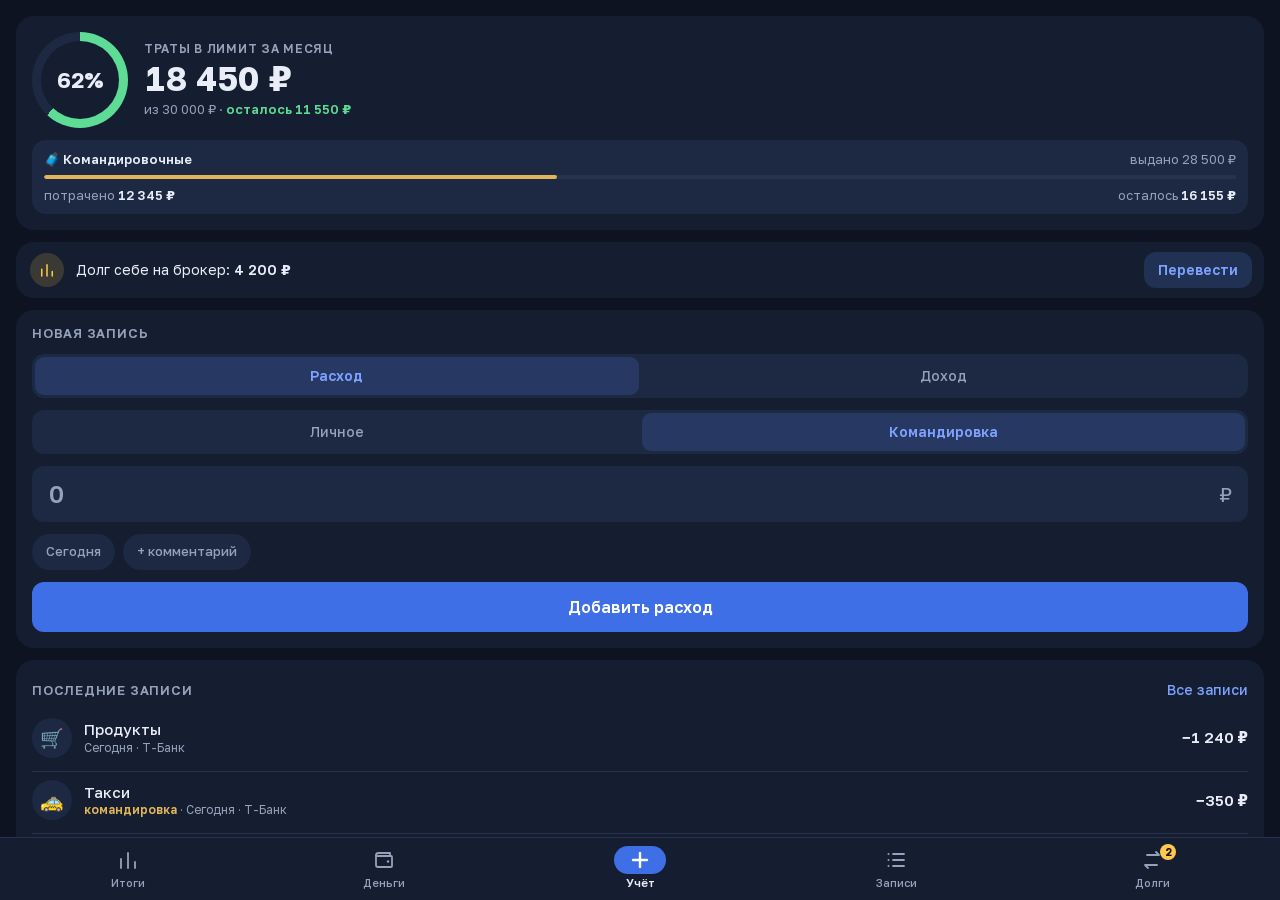
<file: audit/preview/uchet.html>
<!doctype html>
<html lang="ru" data-v="a">
<head>
<meta charset="utf-8">
<meta name="viewport" content="width=device-width,initial-scale=1,viewport-fit=cover">
<title>Макет «Учёт» — три направления</title>
<!-- Этап 5 аудита стиля: макет главного экрана «Учёт» в трёх направлениях. Это НЕ приложение: данные примерные, ничего не сохраняется.
     Вариант выбирается адресом: uchet.html?v=a | b | c. Смотреть в рамке: phone.html?page=uchet.html -->
<style>
/* шрифты — те же файлы, что у приложения */
@font-face{font-family:'Golos Text';font-weight:400 700;font-display:swap;src:url(../../fonts/GolosText-cyrillic-q5uCsoe9Lv.woff2) format('woff2');unicode-range:U+0301,U+0400-045F,U+0490-0491,U+04B0-04B1,U+2116}
@font-face{font-family:'Golos Text';font-weight:400 700;font-display:swap;src:url(../../fonts/GolosText-latin-q5uCsoe9Lv.woff2) format('woff2');unicode-range:U+0000-00FF,U+0131,U+0152-0153,U+02BB-02BC,U+02C6,U+02DA,U+02DC,U+0304,U+0308,U+0329,U+2000-206F,U+20AC,U+2122,U+2191,U+2193,U+2212,U+2215,U+FEFF,U+FFFD}
@font-face{font-family:'Golos Text';font-weight:400;font-display:swap;src:url(../../fonts/GolosText-rub400-2626f3c1.woff2) format('woff2');unicode-range:U+20BD}
@font-face{font-family:'Golos Text';font-weight:500;font-display:swap;src:url(../../fonts/GolosText-rub500-1ffbb4e5.woff2) format('woff2');unicode-range:U+20BD}
@font-face{font-family:'Golos Text';font-weight:600 700;font-display:swap;src:url(../../fonts/GolosText-rub600-48126017.woff2) format('woff2');unicode-range:U+20BD}
@font-face{font-family:'Unbounded';font-weight:500 700;font-display:swap;src:url(../../fonts/Unbounded-cyrillic-Yq6W-LOTXC.woff2) format('woff2');unicode-range:U+0301,U+0400-045F,U+0490-0491,U+04B0-04B1,U+2116}
@font-face{font-family:'Unbounded';font-weight:500 700;font-display:swap;src:url(../../fonts/Unbounded-latin-Yq6W-LOTXC.woff2) format('woff2');unicode-range:U+0000-00FF,U+0131,U+0152-0153,U+02BB-02BC,U+02C6,U+02DA,U+02DC,U+0304,U+0308,U+0329,U+2000-206F,U+20AC,U+2122,U+2191,U+2193,U+2212,U+2215,U+FEFF,U+FFFD}
@font-face{font-family:'Unbounded';font-weight:500 700;font-display:swap;src:url(../../fonts/Unbounded-rub700-56dd8e8b.woff2) format('woff2');unicode-range:U+20BD}

/* ---------- А. «Ночной порядок»: прежний характер, наведён порядок ---------- */
:root,html[data-v="a"]{
  --bg:#0D1320; --surface:#151E30; --surface2:#1D2842; --line:#27324C; --ink:#E8EDF7; --muted:#96A2BC;
  --accent:#7DA2FF; --accent-fill:#3F6FE6; --on-accent:#FFFFFF; --accent-soft:rgb(91 140 255 / .17);
  --good:#5EDB94; --warn:#FFC94D; --warn-soft:rgb(255 201 77 / .16); --bad:#FF7A7A; --trip:#E3B55A;
  --f-text:"Golos Text",system-ui,-apple-system,"Segoe UI",sans-serif; --f-display:var(--f-text);
  --fs-body:15px; --fs-hero:34px; --hero-weight:700; --hero-spacing:-.01em;
  --r-ctl:12px; --r-btn:12px; --r-card:18px; --r-sheet:26px; --r-ic:50%; --h-btn:50px;
  --pad:16px; --gap:12px; --card-bg:var(--surface); --card-shadow:none; --ring:var(--good);
  --seg-on:var(--accent-soft); --seg-on-ink:var(--accent);
  --h2-size:13px; --h2-case:uppercase; --h2-track:.06em; --h2-color:var(--muted); --h2-weight:600;
  --sbar:var(--bg); --tab-bg:var(--surface);
  color-scheme:dark;
}
/* ---------- Б. «Золото и ночь»: под иконку приложения ---------- */
html[data-v="b"]{
  --bg:#090E1A; --surface:#111929; --surface2:#1A243B; --line:#232E47; --ink:#F4F0E8; --muted:#9CA5B8;
  --accent:#EBC473; --accent-fill:#E3B55A; --on-accent:#1A1405; --accent-soft:rgb(227 181 90 / .16);
  --good:#74D9A4; --warn:#F2A65A; --warn-soft:rgb(242 166 90 / .16); --bad:#FF8A80; --trip:#9DBBFF;
  --f-display:"Unbounded","Golos Text",system-ui,sans-serif;
  --fs-hero:29px; --hero-weight:700; --hero-spacing:-.02em;
  --r-ctl:16px; --r-btn:999px; --r-card:24px; --r-sheet:32px; --h-btn:54px;
  --pad:18px; --gap:14px; --card-bg:linear-gradient(180deg,#151E32,#0F1727); --card-shadow:inset 0 1px 0 rgb(255 255 255 / .05),0 12px 28px rgb(0 0 0 / .35); --ring:var(--accent-fill);
  --h2-track:.1em; --tab-bg:#0D1422;
}
/* ---------- В. «Чёрный и бордо»: под корпус телефона, как родное приложение iPhone ---------- */
html[data-v="c"]{
  --bg:#000000; --surface:#161215; --surface2:#221C20; --line:#2E262B; --ink:#F7F3F4; --muted:#A79DA2;
  --accent:#F08CA0; --accent-fill:#A8324C; --on-accent:#FFFFFF; --accent-soft:rgb(178 58 85 / .26);
  --good:#5AD49B; --warn:#F2B950; --warn-soft:rgb(242 185 80 / .16); --bad:#FF7043; --trip:#F2B950;
  --fs-body:16px; --fs-hero:44px; --hero-weight:700; --hero-spacing:-.02em;
  --r-ctl:14px; --r-btn:14px; --r-card:20px; --r-sheet:28px; --r-ic:12px; --h-btn:52px;
  --pad:16px; --gap:16px; --ring:var(--good);
  --seg-on:#3B3237; --seg-on-ink:var(--ink);
  --h2-size:20px; --h2-case:none; --h2-track:0; --h2-color:var(--ink); --h2-weight:700;
  --tab-bg:#0B090A;
}

*{box-sizing:border-box}
html,body{height:100%;margin:0;overflow:hidden}
body{background:var(--bg);color:var(--ink);font:400 var(--fs-body)/1.4 var(--f-text);-webkit-font-smoothing:antialiased;-webkit-tap-highlight-color:transparent}
button,input{font:inherit;color:inherit}
button{cursor:pointer}
.app{height:100%;display:flex;flex-direction:column;padding-top:var(--simulator-safe-top,env(safe-area-inset-top,0px));background:var(--bg)}
.scroller{flex:1;min-height:0;overflow-y:auto;scrollbar-width:none}
.scroller::-webkit-scrollbar{display:none}
.wrap{padding:16px 16px 24px;display:flex;flex-direction:column;gap:var(--gap)}
h1,h2{margin:0}
h2{font:var(--h2-weight) var(--h2-size)/1.2 var(--f-text);letter-spacing:var(--h2-track);text-transform:var(--h2-case);color:var(--h2-color)}
.big-title{display:none;font:700 34px/1.1 var(--f-text);letter-spacing:-.02em;padding:4px 2px 0}
.big-title small{font-size:17px;font-weight:500;color:var(--muted);letter-spacing:0;margin-left:6px}
html[data-v="c"] .big-title{display:block}

.card{background:var(--card-bg);border-radius:var(--r-card);padding:var(--pad);box-shadow:var(--card-shadow);display:flex;flex-direction:column;gap:12px}

/* карточка месяца */
.hero-top{display:flex;align-items:center;gap:16px}
.ring{--p:62;flex:none;width:96px;height:96px;border-radius:50%;background:conic-gradient(var(--ring) calc(var(--p)*1%),var(--surface2) 0);display:grid;place-items:center}
.ring>b{width:78px;height:78px;border-radius:50%;background:var(--surface);display:grid;place-items:center;font:700 22px/1 var(--f-text);font-variant-numeric:tabular-nums}
html[data-v="b"] .ring>b{background:#121A2B}
.hero-text{display:flex;flex-direction:column;gap:4px;min-width:0;flex:1}
.eyebrow{font:500 12px/1.2 var(--f-text);color:var(--muted)}
html[data-v="a"] .eyebrow{font-weight:600;letter-spacing:.06em;text-transform:uppercase}
.sum{font:var(--hero-weight) var(--fs-hero)/1.08 var(--f-display);letter-spacing:var(--hero-spacing);font-variant-numeric:tabular-nums;white-space:nowrap}
.sub{font-size:13px;line-height:1.35;color:var(--muted)}
.sub b{font-weight:600;color:var(--good)}
.bar{display:none;height:8px;border-radius:99px;background:var(--surface2);overflow:hidden;margin-top:6px}
.bar i{display:block;height:100%;border-radius:99px;background:var(--good)}
html[data-v="c"] .ring{display:none}
html[data-v="c"] .bar{display:block}
html[data-v="c"] .sub{font-size:14px}
.trip{background:var(--surface2);border-radius:14px;padding:10px 12px;display:flex;flex-direction:column;gap:7px;font-size:13px;color:var(--muted)}
.trip-h,.trip-f{display:flex;justify-content:space-between;gap:8px}
.trip-h span:first-child{color:var(--ink);font-weight:600}
.trip b{color:var(--ink);font-weight:600;font-variant-numeric:tabular-nums}
.meter{height:4px;border-radius:99px;background:var(--line);overflow:hidden}
.meter i{display:block;height:100%;border-radius:99px;background:var(--trip)}

/* напоминание */
.note{display:flex;align-items:center;gap:12px;background:var(--card-bg);box-shadow:var(--card-shadow);border-radius:var(--r-card);padding:10px 12px 10px 14px;font-size:14px;line-height:1.3}
.note-ic{flex:none;width:34px;height:34px;border-radius:50%;background:var(--warn-soft);color:var(--warn);display:grid;place-items:center}
.note-ic svg{width:18px;height:18px;fill:none;stroke:currentColor;stroke-width:2;stroke-linecap:round;stroke-linejoin:round}
.note>span:nth-child(2){flex:1;min-width:0}
.note b{font-weight:600;font-variant-numeric:tabular-nums;white-space:nowrap}

/* кнопки: один вид на всё приложение */
.btn{border:0;height:var(--h-btn);border-radius:var(--r-btn);padding:0 18px;font:600 16px/1 var(--f-text);background:var(--surface2);color:var(--ink);transition:transform .12s ease,filter .12s ease}
.btn:active,.chip:active,.tile:active,.seg button:active,.tabs button:active{transform:scale(.97);filter:brightness(.9)}
.btn.primary{width:100%;background:var(--accent-fill);color:var(--on-accent)}
.btn.small{flex:none;height:36px;padding:0 14px;font-size:14px;border-radius:min(var(--r-btn),12px);background:var(--accent-soft);color:var(--accent)}
html[data-v="b"] .btn.small{border-radius:999px}
.link{background:none;border:0;padding:6px 0;font:500 14px/1.2 var(--f-text);color:var(--accent)}

/* переключатели: «выбрано» выглядит одинаково везде */
.seg{display:grid;grid-auto-flow:column;grid-auto-columns:1fr;gap:3px;padding:3px;background:var(--surface2);border-radius:var(--r-ctl)}
.seg button{border:0;height:38px;border-radius:calc(var(--r-ctl) - 3px);background:transparent;color:var(--muted);font:500 14px/1 var(--f-text);transition:transform .12s ease,background-color .2s ease,color .2s ease}
.seg button[aria-pressed="true"]{background:var(--seg-on);color:var(--seg-on-ink);font-weight:600}
html[data-v="b"] .seg{border-radius:999px}
html[data-v="b"] .seg button{border-radius:999px}
.amount{position:relative;display:block}
.amount input{width:100%;height:56px;border-radius:var(--r-ctl);border:1.5px solid transparent;background:var(--surface2);padding:0 46px 0 16px;font:600 24px/1 var(--f-text);font-variant-numeric:tabular-nums;color:var(--ink)}
.amount input::placeholder{color:var(--muted)}
.amount input:focus{outline:none;border-color:var(--accent)}
.amount span{position:absolute;right:16px;top:50%;transform:translateY(-50%);font-size:20px;color:var(--muted)}
.chips{display:flex;flex-wrap:wrap;gap:8px}
.chip{border:0;height:36px;padding:0 14px;border-radius:99px;background:var(--surface2);color:var(--muted);font:500 13px/1 var(--f-text);transition:transform .12s ease}

/* список */
.list{gap:4px}
.list-h{display:flex;align-items:center;justify-content:space-between;gap:8px}
.row{display:grid;grid-template-columns:40px minmax(0,1fr) auto;gap:12px;align-items:center;min-height:58px;padding:8px 0}
.row+.row{border-top:1px solid var(--line)}
.ic{width:40px;height:40px;border-radius:var(--r-ic);background:var(--surface2);display:grid;place-items:center;font-size:19px;line-height:1}
.row b{display:block;font:500 15px/1.3 var(--f-text);white-space:nowrap;overflow:hidden;text-overflow:ellipsis}
.row small{display:block;font-size:12px;line-height:1.3;color:var(--muted)}
.tag{color:var(--trip);font-weight:600}
.amt{font:600 15px/1 var(--f-text);font-variant-numeric:tabular-nums;white-space:nowrap}
.amt.in{color:var(--good)}
html[data-v="c"] .row b{font-size:16px}
html[data-v="c"] .row small{font-size:13px}
html[data-v="c"] .amt{font-size:16px}

/* нижняя панель: все подписи на одной линии, запас над полоской «домой» */
.tabs{flex:none;display:grid;grid-template-columns:repeat(5,minmax(0,1fr));background:var(--tab-bg);border-top:1px solid var(--line);padding-top:6px}
.app .tabs{padding-bottom:max(8px,calc(var(--simulator-safe-bottom,0px) - 14px),calc(env(safe-area-inset-bottom,0px) - 14px))!important}
.tabs button{position:relative;border:0;background:none;min-height:48px;padding:2px 0;display:flex;flex-direction:column;align-items:center;gap:3px;color:var(--muted);font:500 11px/1.1 var(--f-text);transition:transform .12s ease}
.tabs .ico{width:52px;height:28px;border-radius:14px;display:grid;place-items:center}
.tabs svg{width:24px;height:24px;fill:none;stroke:currentColor;stroke-width:1.8;stroke-linecap:round;stroke-linejoin:round}
.tabs .on{color:var(--ink);font-weight:600}
.tabs .on .ico{color:var(--accent)}
.tabs .plus .ico{background:var(--accent-fill);color:var(--on-accent)}
.tabs .plus svg{stroke-width:2.4}
.badge{position:absolute;top:0;left:calc(50% + 8px);min-width:16px;height:16px;padding:0 4px;border-radius:8px;background:var(--warn);color:#1A1405;font:700 10px/16px var(--f-text);text-align:center}

/* окно «На что?»: одно положение для всех окон — снизу */
.sheet{position:fixed;inset:0;z-index:10;display:flex;align-items:flex-end}
.sheet[hidden]{display:none}
.sheet-bg{position:absolute;inset:0;background:rgb(0 0 0 / .6)}
.sheet-panel{position:relative;width:100%;background:var(--surface);border-radius:var(--r-sheet) var(--r-sheet) 0 0;padding:10px 16px calc(20px + var(--simulator-safe-bottom,env(safe-area-inset-bottom,0px)));animation:up .28s cubic-bezier(.2,.8,.2,1)}
@keyframes up{from{transform:translateY(40px);opacity:.5}to{transform:none;opacity:1}}
.grab{width:36px;height:5px;border-radius:99px;background:var(--line);margin:0 auto 12px}
.sheet-h{display:flex;align-items:center;justify-content:space-between;gap:12px;margin-bottom:14px}
.sheet-h div{display:flex;flex-direction:column;gap:2px}
.sheet-h b{font:700 20px/1.2 var(--f-text)}
html[data-v="b"] .sheet-h b{font:600 17px/1.2 var(--f-display)}
.sheet-h span{font-size:14px;color:var(--muted);font-variant-numeric:tabular-nums}
.x{flex:none;width:36px;height:36px;border:0;border-radius:50%;background:var(--surface2);color:var(--muted);display:grid;place-items:center}
.x svg{width:16px;height:16px;fill:none;stroke:currentColor;stroke-width:2.2;stroke-linecap:round}
.tiles{display:grid;grid-template-columns:repeat(4,minmax(0,1fr));grid-auto-rows:1fr;gap:8px}
.tiles.five{grid-template-columns:repeat(5,minmax(0,1fr))}
.tile{border:0;min-height:80px;padding:10px 3px 8px;border-radius:16px;background:var(--surface2);display:flex;flex-direction:column;align-items:center;gap:6px;color:var(--ink);font:500 12px/1.2 var(--f-text);text-align:center;transition:transform .12s ease}
.tile i{font-style:normal;font-size:23px;line-height:1}
.tile.wide{width:100%;margin-top:8px;min-height:50px;padding:0 12px;flex-direction:row;justify-content:center;gap:8px;font-size:14px}
.tile.wide i{font-size:18px}
.sheet h3{margin:16px 0 8px;font:600 13px/1.2 var(--f-text);color:var(--muted)}
@media (prefers-reduced-motion:reduce){*,*::before,*::after{transition:none!important;animation:none!important}}
</style>
</head>
<body>
<div class="app">
<div class="scroller"><main class="wrap">
  <h1 class="big-title">Ноябрь<small>2026</small></h1>

  <section class="card hero" aria-label="Траты в лимит за месяц">
    <div class="hero-top">
      <div class="ring" role="img" aria-label="62 % лимита"><b>62%</b></div>
      <div class="hero-text">
        <span class="eyebrow">Траты в лимит за месяц</span>
        <span class="sum">18 450 ₽</span>
        <span class="sub">из 30 000 ₽ · <b>осталось 11 550 ₽</b></span>
        <div class="bar"><i style="width:62%"></i></div>
      </div>
    </div>
    <div class="trip">
      <div class="trip-h"><span>🧳 Командировочные</span><span>выдано 28 500 ₽</span></div>
      <div class="meter"><i style="width:43%"></i></div>
      <div class="trip-f"><span>потрачено <b>12 345 ₽</b></span><span>осталось <b>16 155 ₽</b></span></div>
    </div>
  </section>

  <section class="note">
    <span class="note-ic" aria-hidden="true"><svg viewBox="0 0 24 24"><path d="M5 20V11M12 20V5M19 20v-6"/></svg></span>
    <span>Долг себе на брокер: <b>4 200 ₽</b></span>
    <button class="btn small" type="button">Перевести</button>
  </section>

  <section class="card form">
    <h2>Новая запись</h2>
    <div class="seg" role="group" aria-label="Тип записи"><button type="button" aria-pressed="true">Расход</button><button type="button" aria-pressed="false">Доход</button></div>
    <div class="seg" role="group" aria-label="Чьи деньги"><button type="button" aria-pressed="false">Личное</button><button type="button" aria-pressed="true">Командировка</button></div>
    <label class="amount"><input inputmode="decimal" placeholder="0" aria-label="Сумма"><span>₽</span></label>
    <div class="chips"><button class="chip" type="button">Сегодня</button><button class="chip" type="button">+ комментарий</button></div>
    <button class="btn primary" id="add" type="button">Добавить расход</button>
  </section>

  <section class="card list">
    <div class="list-h"><h2>Последние записи</h2><button class="link" type="button">Все записи</button></div>
    <div class="row"><span class="ic">🛒</span><div><b>Продукты</b><small>Сегодня · Т-Банк</small></div><span class="amt">−1 240 ₽</span></div>
    <div class="row"><span class="ic">🚕</span><div><b>Такси</b><small><span class="tag">командировка</span> · Сегодня · Т-Банк</small></div><span class="amt">−350 ₽</span></div>
    <div class="row"><span class="ic">💼</span><div><b>Зарплата</b><small>7 ноября · Сбер</small></div><span class="amt in">+85 000 ₽</span></div>
    <div class="row"><span class="ic">🍽️</span><div><b>Питание вне дома</b><small>6 ноября · Наличка</small></div><span class="amt">−680 ₽</span></div>
    <div class="row"><span class="ic">🤝</span><div><b>Дал в долг: Иван</b><small>4 ноября · Сбер</small></div><span class="amt">−2 000 ₽</span></div>
  </section>
</main></div>

<nav class="tabs" aria-label="Разделы">
  <button type="button"><span class="ico"><svg viewBox="0 0 24 24" aria-hidden="true"><path d="M5 20V11M12 20V5M19 20v-6"/></svg></span>Итоги</button>
  <button type="button"><span class="ico"><svg viewBox="0 0 24 24" aria-hidden="true"><path d="M4 7.5A2.5 2.5 0 0 1 6.5 5H18v3"/><path d="M4 7.5V17a2 2 0 0 0 2 2h13a1 1 0 0 0 1-1v-9a1 1 0 0 0-1-1H6.5A2.5 2.5 0 0 1 4 7.5"/><circle cx="16" cy="13.5" r="1.2" fill="currentColor" stroke="none"/></svg></span>Деньги</button>
  <button type="button" class="on plus"><span class="ico"><svg viewBox="0 0 24 24" aria-hidden="true"><path d="M12 5v14M5 12h14"/></svg></span>Учёт</button>
  <button type="button"><span class="ico"><svg viewBox="0 0 24 24" aria-hidden="true"><path d="M9 6h11M9 12h11M9 18h11"/><circle cx="4.5" cy="6" r="1" fill="currentColor" stroke="none"/><circle cx="4.5" cy="12" r="1" fill="currentColor" stroke="none"/><circle cx="4.5" cy="18" r="1" fill="currentColor" stroke="none"/></svg></span>Записи</button>
  <button type="button"><span class="ico"><svg viewBox="0 0 24 24" aria-hidden="true"><path d="M7 7h12l-3-3M17 17H5l3 3"/></svg></span><span class="badge">2</span>Долги</button>
</nav>
</div>

<div class="sheet" id="sheet" hidden role="dialog" aria-modal="true" aria-labelledby="sheetT">
  <div class="sheet-bg" data-close></div>
  <div class="sheet-panel">
    <div class="grab" aria-hidden="true"></div>
    <div class="sheet-h"><div><b id="sheetT">На что?</b><span>−350 ₽ · командировка</span></div><button class="x" type="button" data-close aria-label="Закрыть"><svg viewBox="0 0 24 24" aria-hidden="true"><path d="M6 6l12 12M18 6L6 18"/></svg></button></div>
    <div class="tiles">
      <button class="tile" type="button"><i>🚌</i>Маршрутка</button><button class="tile" type="button"><i>🥤</i>Сушняк</button><button class="tile" type="button"><i>🍽️</i>Питание вне дома</button><button class="tile" type="button"><i>📱</i>Связь и подписки</button>
      <button class="tile" type="button"><i>🛒</i>Продукты</button><button class="tile" type="button"><i>👕</i>Одежда</button><button class="tile" type="button"><i>🛍️</i>Wildberries</button><button class="tile" type="button"><i>🚕</i>Такси</button>
      <button class="tile" type="button"><i>⛽</i>Бензин</button><button class="tile" type="button"><i>💊</i>Здоровье и уход</button><button class="tile" type="button"><i>🎉</i>Развлечение</button><button class="tile" type="button"><i>🚨</i>Штраф</button>
    </div>
    <button class="tile wide" type="button"><i>➕</i>Другое</button>
    <h3>Отдельно</h3>
    <div class="tiles five">
      <button class="tile" type="button"><i>🤲</i>Садака</button><button class="tile" type="button"><i>👨‍👩‍👦</i>Семья</button><button class="tile" type="button"><i>📈</i>Брокер</button><button class="tile" type="button"><i>🪙</i>Копильник</button><button class="tile" type="button"><i>🌙</i>Закят</button>
    </div>
  </div>
</div>

<script>
(() => {
  const v = new URLSearchParams(location.search).get('v');
  if (/^[abc]$/.test(v || '')) document.documentElement.dataset.v = v;
  const sheet = document.getElementById('sheet');
  document.getElementById('add').addEventListener('click', () => { sheet.hidden = false; });
  sheet.addEventListener('click', e => { if (e.target.closest('[data-close]')) sheet.hidden = true; });
  document.querySelectorAll('.seg').forEach(s => s.addEventListener('click', e => { const b = e.target.closest('button'); if (!b) return; s.querySelectorAll('button').forEach(x => x.setAttribute('aria-pressed', String(x === b))); }));
  if (new URLSearchParams(location.search).get('sheet') === '1') sheet.hidden = false;
})();
</script>
</body>
</html>
</file>
<file: design-lab/assets/fonts.css>
/* Сгенерировано build-assets.js из пакетов Fontsource. Лицензии — в fonts/licenses/. */
@font-face{font-family:"Inter";font-style:normal;font-display:swap;font-weight:100 900;src:url(fonts/inter-cyrillic-opsz-normal.woff2) format("woff2");unicode-range:U+0301,U+0400-045F,U+0490-0491,U+04B0-04B1,U+2116}
@font-face{font-family:"Inter";font-style:normal;font-display:swap;font-weight:100 900;src:url(fonts/inter-latin-ext-opsz-normal.woff2) format("woff2");unicode-range:U+0100-02BA,U+02BD-02C5,U+02C7-02CC,U+02CE-02D7,U+02DD-02FF,U+0304,U+0308,U+0329,U+1D00-1DBF,U+1E00-1E9F,U+1EF2-1EFF,U+2020,U+20A0-20AB,U+20AD-20C0,U+2113,U+2C60-2C7F,U+A720-A7FF}
@font-face{font-family:"Inter";font-style:normal;font-display:swap;font-weight:100 900;src:url(fonts/inter-latin-opsz-normal.woff2) format("woff2");unicode-range:U+0000-00FF,U+0131,U+0152-0153,U+02BB-02BC,U+02C6,U+02DA,U+02DC,U+0304,U+0308,U+0329,U+2000-206F,U+20AC,U+2122,U+2191,U+2193,U+2212,U+2215,U+FEFF,U+FFFD}
@font-face{font-family:"Inter Tight";font-style:normal;font-display:swap;font-weight:100 900;src:url(fonts/inter-tight-cyrillic-wght-normal.woff2) format("woff2");unicode-range:U+0301,U+0400-045F,U+0490-0491,U+04B0-04B1,U+2116}
@font-face{font-family:"Inter Tight";font-style:normal;font-display:swap;font-weight:100 900;src:url(fonts/inter-tight-latin-ext-wght-normal.woff2) format("woff2");unicode-range:U+0100-02BA,U+02BD-02C5,U+02C7-02CC,U+02CE-02D7,U+02DD-02FF,U+0304,U+0308,U+0329,U+1D00-1DBF,U+1E00-1E9F,U+1EF2-1EFF,U+2020,U+20A0-20AB,U+20AD-20C0,U+2113,U+2C60-2C7F,U+A720-A7FF}
@font-face{font-family:"Inter Tight";font-style:normal;font-display:swap;font-weight:100 900;src:url(fonts/inter-tight-latin-wght-normal.woff2) format("woff2");unicode-range:U+0000-00FF,U+0131,U+0152-0153,U+02BB-02BC,U+02C6,U+02DA,U+02DC,U+0304,U+0308,U+0329,U+2000-206F,U+20AC,U+2122,U+2191,U+2193,U+2212,U+2215,U+FEFF,U+FFFD}
@font-face{font-family:"Golos Text";font-style:normal;font-display:swap;font-weight:400 900;src:url(fonts/golos-text-cyrillic-wght-normal.woff2) format("woff2");unicode-range:U+0301,U+0400-045F,U+0490-0491,U+04B0-04B1,U+2116}
@font-face{font-family:"Golos Text";font-style:normal;font-display:swap;font-weight:400 900;src:url(fonts/golos-text-latin-ext-wght-normal.woff2) format("woff2");unicode-range:U+0100-02BA,U+02BD-02C5,U+02C7-02CC,U+02CE-02D7,U+02DD-02FF,U+0304,U+0308,U+0329,U+1D00-1DBF,U+1E00-1E9F,U+1EF2-1EFF,U+2020,U+20A0-20AB,U+20AD-20C0,U+2113,U+2C60-2C7F,U+A720-A7FF}
@font-face{font-family:"Golos Text";font-style:normal;font-display:swap;font-weight:400 900;src:url(fonts/golos-text-latin-wght-normal.woff2) format("woff2");unicode-range:U+0000-00FF,U+0131,U+0152-0153,U+02BB-02BC,U+02C6,U+02DA,U+02DC,U+0304,U+0308,U+0329,U+2000-206F,U+20AC,U+2122,U+2191,U+2193,U+2212,U+2215,U+FEFF,U+FFFD}
@font-face{font-family:"Manrope";font-style:normal;font-display:swap;font-weight:200 800;src:url(fonts/manrope-cyrillic-wght-normal.woff2) format("woff2");unicode-range:U+0301,U+0400-045F,U+0490-0491,U+04B0-04B1,U+2116}
@font-face{font-family:"Manrope";font-style:normal;font-display:swap;font-weight:200 800;src:url(fonts/manrope-latin-ext-wght-normal.woff2) format("woff2");unicode-range:U+0100-02BA,U+02BD-02C5,U+02C7-02CC,U+02CE-02D7,U+02DD-02FF,U+0304,U+0308,U+0329,U+1D00-1DBF,U+1E00-1E9F,U+1EF2-1EFF,U+2020,U+20A0-20AB,U+20AD-20C0,U+2113,U+2C60-2C7F,U+A720-A7FF}
@font-face{font-family:"Manrope";font-style:normal;font-display:swap;font-weight:200 800;src:url(fonts/manrope-latin-wght-normal.woff2) format("woff2");unicode-range:U+0000-00FF,U+0131,U+0152-0153,U+02BB-02BC,U+02C6,U+02DA,U+02DC,U+0304,U+0308,U+0329,U+2000-206F,U+20AC,U+2122,U+2191,U+2193,U+2212,U+2215,U+FEFF,U+FFFD}
@font-face{font-family:"Onest";font-style:normal;font-display:swap;font-weight:100 900;src:url(fonts/onest-cyrillic-wght-normal.woff2) format("woff2");unicode-range:U+0301,U+0400-045F,U+0490-0491,U+04B0-04B1,U+2116}
@font-face{font-family:"Onest";font-style:normal;font-display:swap;font-weight:100 900;src:url(fonts/onest-latin-ext-wght-normal.woff2) format("woff2");unicode-range:U+0100-02BA,U+02BD-02C5,U+02C7-02CC,U+02CE-02D7,U+02DD-02FF,U+0304,U+0308,U+0329,U+1D00-1DBF,U+1E00-1E9F,U+1EF2-1EFF,U+2020,U+20A0-20AB,U+20AD-20C0,U+2113,U+2C60-2C7F,U+A720-A7FF}
@font-face{font-family:"Onest";font-style:normal;font-display:swap;font-weight:100 900;src:url(fonts/onest-latin-wght-normal.woff2) format("woff2");unicode-range:U+0000-00FF,U+0131,U+0152-0153,U+02BB-02BC,U+02C6,U+02DA,U+02DC,U+0304,U+0308,U+0329,U+2000-206F,U+20AC,U+2122,U+2191,U+2193,U+2212,U+2215,U+FEFF,U+FFFD}
@font-face{font-family:"Geist";font-style:normal;font-display:swap;font-weight:100 900;src:url(fonts/geist-cyrillic-wght-normal.woff2) format("woff2");unicode-range:U+0301,U+0400-045F,U+0490-0491,U+04B0-04B1,U+2116}
@font-face{font-family:"Geist";font-style:normal;font-display:swap;font-weight:100 900;src:url(fonts/geist-latin-ext-wght-normal.woff2) format("woff2");unicode-range:U+0100-02BA,U+02BD-02C5,U+02C7-02CC,U+02CE-02D7,U+02DD-02FF,U+0304,U+0308,U+0329,U+1D00-1DBF,U+1E00-1E9F,U+1EF2-1EFF,U+2020,U+20A0-20AB,U+20AD-20C0,U+2113,U+2C60-2C7F,U+A720-A7FF}
@font-face{font-family:"Geist";font-style:normal;font-display:swap;font-weight:100 900;src:url(fonts/geist-latin-wght-normal.woff2) format("woff2");unicode-range:U+0000-00FF,U+0131,U+0152-0153,U+02BB-02BC,U+02C6,U+02DA,U+02DC,U+0304,U+0308,U+0329,U+2000-206F,U+20AC,U+2122,U+2191,U+2193,U+2212,U+2215,U+FEFF,U+FFFD}
@font-face{font-family:"IBM Plex Sans";font-style:normal;font-display:swap;font-weight:100 700;src:url(fonts/ibm-plex-sans-cyrillic-wght-normal.woff2) format("woff2");unicode-range:U+0301,U+0400-045F,U+0490-0491,U+04B0-04B1,U+2116}
@font-face{font-family:"IBM Plex Sans";font-style:normal;font-display:swap;font-weight:100 700;src:url(fonts/ibm-plex-sans-latin-ext-wght-normal.woff2) format("woff2");unicode-range:U+0100-02BA,U+02BD-02C5,U+02C7-02CC,U+02CE-02D7,U+02DD-02FF,U+0304,U+0308,U+0329,U+1D00-1DBF,U+1E00-1E9F,U+1EF2-1EFF,U+2020,U+20A0-20AB,U+20AD-20C0,U+2113,U+2C60-2C7F,U+A720-A7FF}
@font-face{font-family:"IBM Plex Sans";font-style:normal;font-display:swap;font-weight:100 700;src:url(fonts/ibm-plex-sans-latin-wght-normal.woff2) format("woff2");unicode-range:U+0000-00FF,U+0131,U+0152-0153,U+02BB-02BC,U+02C6,U+02DA,U+02DC,U+0304,U+0308,U+0329,U+2000-206F,U+20AC,U+2122,U+2191,U+2193,U+2212,U+2215,U+FEFF,U+FFFD}
@font-face{font-family:"Roboto Flex";font-style:normal;font-display:swap;font-weight:100 1000;src:url(fonts/roboto-flex-cyrillic-opsz-normal.woff2) format("woff2");unicode-range:U+0301,U+0400-045F,U+0490-0491,U+04B0-04B1,U+2116}
@font-face{font-family:"Roboto Flex";font-style:normal;font-display:swap;font-weight:100 1000;src:url(fonts/roboto-flex-latin-ext-opsz-normal.woff2) format("woff2");unicode-range:U+0100-02BA,U+02BD-02C5,U+02C7-02CC,U+02CE-02D7,U+02DD-02FF,U+0304,U+0308,U+0329,U+1D00-1DBF,U+1E00-1E9F,U+1EF2-1EFF,U+2020,U+20A0-20AB,U+20AD-20C0,U+2113,U+2C60-2C7F,U+A720-A7FF}
@font-face{font-family:"Roboto Flex";font-style:normal;font-display:swap;font-weight:100 1000;src:url(fonts/roboto-flex-latin-opsz-normal.woff2) format("woff2");unicode-range:U+0000-00FF,U+0131,U+0152-0153,U+02BB-02BC,U+02C6,U+02DA,U+02DC,U+0304,U+0308,U+0329,U+2000-206F,U+20AC,U+2122,U+2191,U+2193,U+2212,U+2215,U+FEFF,U+FFFD}
@font-face{font-family:"Wix Madefor Display";font-style:normal;font-display:swap;font-weight:400 800;src:url(fonts/wix-madefor-display-cyrillic-wght-normal.woff2) format("woff2");unicode-range:U+0301,U+0400-045F,U+0490-0491,U+04B0-04B1,U+2116}
@font-face{font-family:"Wix Madefor Display";font-style:normal;font-display:swap;font-weight:400 800;src:url(fonts/wix-madefor-display-latin-ext-wght-normal.woff2) format("woff2");unicode-range:U+0100-02BA,U+02BD-02C5,U+02C7-02CC,U+02CE-02D7,U+02DD-02FF,U+0304,U+0308,U+0329,U+1D00-1DBF,U+1E00-1E9F,U+1EF2-1EFF,U+2020,U+20A0-20AB,U+20AD-20C0,U+2113,U+2C60-2C7F,U+A720-A7FF}
@font-face{font-family:"Wix Madefor Display";font-style:normal;font-display:swap;font-weight:400 800;src:url(fonts/wix-madefor-display-latin-wght-normal.woff2) format("woff2");unicode-range:U+0000-00FF,U+0131,U+0152-0153,U+02BB-02BC,U+02C6,U+02DA,U+02DC,U+0304,U+0308,U+0329,U+2000-206F,U+20AC,U+2122,U+2191,U+2193,U+2212,U+2215,U+FEFF,U+FFFD}
@font-face{font-family:"Sofia Sans";font-style:normal;font-display:swap;font-weight:1 1000;src:url(fonts/sofia-sans-cyrillic-wght-normal.woff2) format("woff2");unicode-range:U+0301,U+0400-045F,U+0490-0491,U+04B0-04B1,U+2116}
@font-face{font-family:"Sofia Sans";font-style:normal;font-display:swap;font-weight:1 1000;src:url(fonts/sofia-sans-latin-ext-wght-normal.woff2) format("woff2");unicode-range:U+0100-02BA,U+02BD-02C5,U+02C7-02CC,U+02CE-02D7,U+02DD-02FF,U+0304,U+0308,U+0329,U+1D00-1DBF,U+1E00-1E9F,U+1EF2-1EFF,U+2020,U+20A0-20AB,U+20AD-20C0,U+2113,U+2C60-2C7F,U+A720-A7FF}
@font-face{font-family:"Sofia Sans";font-style:normal;font-display:swap;font-weight:1 1000;src:url(fonts/sofia-sans-latin-wght-normal.woff2) format("woff2");unicode-range:U+0000-00FF,U+0131,U+0152-0153,U+02BB-02BC,U+02C6,U+02DA,U+02DC,U+0304,U+0308,U+0329,U+2000-206F,U+20AC,U+2122,U+2191,U+2193,U+2212,U+2215,U+FEFF,U+FFFD}
@font-face{font-family:"Commissioner";font-style:normal;font-display:swap;font-weight:100 900;src:url(fonts/commissioner-cyrillic-wght-normal.woff2) format("woff2");unicode-range:U+0301,U+0400-045F,U+0490-0491,U+04B0-04B1,U+2116}
@font-face{font-family:"Commissioner";font-style:normal;font-display:swap;font-weight:100 900;src:url(fonts/commissioner-latin-ext-wght-normal.woff2) format("woff2");unicode-range:U+0100-02BA,U+02BD-02C5,U+02C7-02CC,U+02CE-02D7,U+02DD-02FF,U+0304,U+0308,U+0329,U+1D00-1DBF,U+1E00-1E9F,U+1EF2-1EFF,U+2020,U+20A0-20AB,U+20AD-20C0,U+2113,U+2C60-2C7F,U+A720-A7FF}
@font-face{font-family:"Commissioner";font-style:normal;font-display:swap;font-weight:100 900;src:url(fonts/commissioner-latin-wght-normal.woff2) format("woff2");unicode-range:U+0000-00FF,U+0131,U+0152-0153,U+02BB-02BC,U+02C6,U+02DA,U+02DC,U+0304,U+0308,U+0329,U+2000-206F,U+20AC,U+2122,U+2191,U+2193,U+2212,U+2215,U+FEFF,U+FFFD}
@font-face{font-family:"Montserrat";font-style:normal;font-display:swap;font-weight:100 900;src:url(fonts/montserrat-cyrillic-wght-normal.woff2) format("woff2");unicode-range:U+0301,U+0400-045F,U+0490-0491,U+04B0-04B1,U+2116}
@font-face{font-family:"Montserrat";font-style:normal;font-display:swap;font-weight:100 900;src:url(fonts/montserrat-latin-ext-wght-normal.woff2) format("woff2");unicode-range:U+0100-02BA,U+02BD-02C5,U+02C7-02CC,U+02CE-02D7,U+02DD-02FF,U+0304,U+0308,U+0329,U+1D00-1DBF,U+1E00-1E9F,U+1EF2-1EFF,U+2020,U+20A0-20AB,U+20AD-20C0,U+2113,U+2C60-2C7F,U+A720-A7FF}
@font-face{font-family:"Montserrat";font-style:normal;font-display:swap;font-weight:100 900;src:url(fonts/montserrat-latin-wght-normal.woff2) format("woff2");unicode-range:U+0000-00FF,U+0131,U+0152-0153,U+02BB-02BC,U+02C6,U+02DA,U+02DC,U+0304,U+0308,U+0329,U+2000-206F,U+20AC,U+2122,U+2191,U+2193,U+2212,U+2215,U+FEFF,U+FFFD}
@font-face{font-family:"Rubik";font-style:normal;font-display:swap;font-weight:300 900;src:url(fonts/rubik-cyrillic-wght-normal.woff2) format("woff2");unicode-range:U+0301,U+0400-045F,U+0490-0491,U+04B0-04B1,U+2116}
@font-face{font-family:"Rubik";font-style:normal;font-display:swap;font-weight:300 900;src:url(fonts/rubik-latin-ext-wght-normal.woff2) format("woff2");unicode-range:U+0100-02BA,U+02BD-02C5,U+02C7-02CC,U+02CE-02D7,U+02DD-02FF,U+0304,U+0308,U+0329,U+1D00-1DBF,U+1E00-1E9F,U+1EF2-1EFF,U+2020,U+20A0-20AB,U+20AD-20C0,U+2113,U+2C60-2C7F,U+A720-A7FF}
@font-face{font-family:"Rubik";font-style:normal;font-display:swap;font-weight:300 900;src:url(fonts/rubik-latin-wght-normal.woff2) format("woff2");unicode-range:U+0000-00FF,U+0131,U+0152-0153,U+02BB-02BC,U+02C6,U+02DA,U+02DC,U+0304,U+0308,U+0329,U+2000-206F,U+20AC,U+2122,U+2191,U+2193,U+2212,U+2215,U+FEFF,U+FFFD}
@font-face{font-family:"SN Pro";font-style:normal;font-display:swap;font-weight:200 900;src:url(fonts/sn-pro-cyrillic-wght-normal.woff2) format("woff2");unicode-range:U+0301,U+0400-045F,U+0490-0491,U+04B0-04B1,U+2116}
@font-face{font-family:"SN Pro";font-style:normal;font-display:swap;font-weight:200 900;src:url(fonts/sn-pro-latin-ext-wght-normal.woff2) format("woff2");unicode-range:U+0100-02BA,U+02BD-02C5,U+02C7-02CC,U+02CE-02D7,U+02DD-02FF,U+0304,U+0308,U+0329,U+1D00-1DBF,U+1E00-1E9F,U+1EF2-1EFF,U+2020,U+20A0-20AB,U+20AD-20C0,U+2113,U+2C60-2C7F,U+A720-A7FF}
@font-face{font-family:"SN Pro";font-style:normal;font-display:swap;font-weight:200 900;src:url(fonts/sn-pro-latin-wght-normal.woff2) format("woff2");unicode-range:U+0000-00FF,U+0131,U+0152-0153,U+02BB-02BC,U+02C6,U+02DA,U+02DC,U+0304,U+0308,U+0329,U+2000-206F,U+20AC,U+2122,U+2191,U+2193,U+2212,U+2215,U+FEFF,U+FFFD}
@font-face{font-family:"Nunito";font-style:normal;font-display:swap;font-weight:200 1000;src:url(fonts/nunito-cyrillic-wght-normal.woff2) format("woff2");unicode-range:U+0301,U+0400-045F,U+0490-0491,U+04B0-04B1,U+2116}
@font-face{font-family:"Nunito";font-style:normal;font-display:swap;font-weight:200 1000;src:url(fonts/nunito-latin-ext-wght-normal.woff2) format("woff2");unicode-range:U+0100-02BA,U+02BD-02C5,U+02C7-02CC,U+02CE-02D7,U+02DD-02FF,U+0304,U+0308,U+0329,U+1D00-1DBF,U+1E00-1E9F,U+1EF2-1EFF,U+2020,U+20A0-20AB,U+20AD-20C0,U+2113,U+2C60-2C7F,U+A720-A7FF}
@font-face{font-family:"Nunito";font-style:normal;font-display:swap;font-weight:200 1000;src:url(fonts/nunito-latin-wght-normal.woff2) format("woff2");unicode-range:U+0000-00FF,U+0131,U+0152-0153,U+02BB-02BC,U+02C6,U+02DA,U+02DC,U+0304,U+0308,U+0329,U+2000-206F,U+20AC,U+2122,U+2191,U+2193,U+2212,U+2215,U+FEFF,U+FFFD}
@font-face{font-family:"Unbounded";font-style:normal;font-display:swap;font-weight:200 900;src:url(fonts/unbounded-cyrillic-wght-normal.woff2) format("woff2");unicode-range:U+0301,U+0400-045F,U+0490-0491,U+04B0-04B1,U+2116}
@font-face{font-family:"Unbounded";font-style:normal;font-display:swap;font-weight:200 900;src:url(fonts/unbounded-latin-ext-wght-normal.woff2) format("woff2");unicode-range:U+0100-02BA,U+02BD-02C5,U+02C7-02CC,U+02CE-02D7,U+02DD-02FF,U+0304,U+0308,U+0329,U+1D00-1DBF,U+1E00-1E9F,U+1EF2-1EFF,U+2020,U+20A0-20AB,U+20AD-20C0,U+2113,U+2C60-2C7F,U+A720-A7FF}
@font-face{font-family:"Unbounded";font-style:normal;font-display:swap;font-weight:200 900;src:url(fonts/unbounded-latin-wght-normal.woff2) format("woff2");unicode-range:U+0000-00FF,U+0131,U+0152-0153,U+02BB-02BC,U+02C6,U+02DA,U+02DC,U+0304,U+0308,U+0329,U+2000-206F,U+20AC,U+2122,U+2191,U+2193,U+2212,U+2215,U+FEFF,U+FFFD}
@font-face{font-family:"JetBrains Mono";font-style:normal;font-display:swap;font-weight:100 800;src:url(fonts/jetbrains-mono-cyrillic-wght-normal.woff2) format("woff2");unicode-range:U+0301,U+0400-045F,U+0490-0491,U+04B0-04B1,U+2116}
@font-face{font-family:"JetBrains Mono";font-style:normal;font-display:swap;font-weight:100 800;src:url(fonts/jetbrains-mono-latin-ext-wght-normal.woff2) format("woff2");unicode-range:U+0100-02BA,U+02BD-02C5,U+02C7-02CC,U+02CE-02D7,U+02DD-02FF,U+0304,U+0308,U+0329,U+1D00-1DBF,U+1E00-1E9F,U+1EF2-1EFF,U+2020,U+20A0-20AB,U+20AD-20C0,U+2113,U+2C60-2C7F,U+A720-A7FF}
@font-face{font-family:"JetBrains Mono";font-style:normal;font-display:swap;font-weight:100 800;src:url(fonts/jetbrains-mono-latin-wght-normal.woff2) format("woff2");unicode-range:U+0000-00FF,U+0131,U+0152-0153,U+02BB-02BC,U+02C6,U+02DA,U+02DC,U+0304,U+0308,U+0329,U+2000-206F,U+20AC,U+2122,U+2191,U+2193,U+2212,U+2215,U+FEFF,U+FFFD}
@font-face{font-family:"Martian Mono";font-style:normal;font-display:swap;font-weight:100 800;src:url(fonts/martian-mono-cyrillic-wght-normal.woff2) format("woff2");unicode-range:U+0301,U+0400-045F,U+0490-0491,U+04B0-04B1,U+2116}
@font-face{font-family:"Martian Mono";font-style:normal;font-display:swap;font-weight:100 800;src:url(fonts/martian-mono-latin-ext-wght-normal.woff2) format("woff2");unicode-range:U+0100-02BA,U+02BD-02C5,U+02C7-02CC,U+02CE-02D7,U+02DD-02FF,U+0304,U+0308,U+0329,U+1D00-1DBF,U+1E00-1E9F,U+1EF2-1EFF,U+2020,U+20A0-20AB,U+20AD-20C0,U+2113,U+2C60-2C7F,U+A720-A7FF}
@font-face{font-family:"Martian Mono";font-style:normal;font-display:swap;font-weight:100 800;src:url(fonts/martian-mono-latin-wght-normal.woff2) format("woff2");unicode-range:U+0000-00FF,U+0131,U+0152-0153,U+02BB-02BC,U+02C6,U+02DA,U+02DC,U+0304,U+0308,U+0329,U+2000-206F,U+20AC,U+2122,U+2191,U+2193,U+2212,U+2215,U+FEFF,U+FFFD}
@font-face{font-family:"Geist Mono";font-style:normal;font-display:swap;font-weight:100 900;src:url(fonts/geist-mono-cyrillic-wght-normal.woff2) format("woff2");unicode-range:U+0301,U+0400-045F,U+0490-0491,U+04B0-04B1,U+2116}
@font-face{font-family:"Geist Mono";font-style:normal;font-display:swap;font-weight:100 900;src:url(fonts/geist-mono-latin-ext-wght-normal.woff2) format("woff2");unicode-range:U+0100-02BA,U+02BD-02C5,U+02C7-02CC,U+02CE-02D7,U+02DD-02FF,U+0304,U+0308,U+0329,U+1D00-1DBF,U+1E00-1E9F,U+1EF2-1EFF,U+2020,U+20A0-20AB,U+20AD-20C0,U+2113,U+2C60-2C7F,U+A720-A7FF}
@font-face{font-family:"Geist Mono";font-style:normal;font-display:swap;font-weight:100 900;src:url(fonts/geist-mono-latin-wght-normal.woff2) format("woff2");unicode-range:U+0000-00FF,U+0131,U+0152-0153,U+02BB-02BC,U+02C6,U+02DA,U+02DC,U+0304,U+0308,U+0329,U+2000-206F,U+20AC,U+2122,U+2191,U+2193,U+2212,U+2215,U+FEFF,U+FFFD}
@font-face{font-family:"IBM Plex Mono";font-style:normal;font-display:swap;font-weight:400;src:url(fonts/ibm-plex-mono-cyrillic-400-normal.woff2) format("woff2");unicode-range:U+0301,U+0400-045F,U+0490-0491,U+04B0-04B1,U+2116}
@font-face{font-family:"IBM Plex Mono";font-style:normal;font-display:swap;font-weight:400;src:url(fonts/ibm-plex-mono-latin-ext-400-normal.woff2) format("woff2");unicode-range:U+0100-02BA,U+02BD-02C5,U+02C7-02CC,U+02CE-02D7,U+02DD-02FF,U+0304,U+0308,U+0329,U+1D00-1DBF,U+1E00-1E9F,U+1EF2-1EFF,U+2020,U+20A0-20AB,U+20AD-20C0,U+2113,U+2C60-2C7F,U+A720-A7FF}
@font-face{font-family:"IBM Plex Mono";font-style:normal;font-display:swap;font-weight:400;src:url(fonts/ibm-plex-mono-latin-400-normal.woff2) format("woff2");unicode-range:U+0000-00FF,U+0131,U+0152-0153,U+02BB-02BC,U+02C6,U+02DA,U+02DC,U+0304,U+0308,U+0329,U+2000-206F,U+20AC,U+2122,U+2191,U+2193,U+2212,U+2215,U+FEFF,U+FFFD}
@font-face{font-family:"IBM Plex Mono";font-style:normal;font-display:swap;font-weight:500;src:url(fonts/ibm-plex-mono-cyrillic-500-normal.woff2) format("woff2");unicode-range:U+0301,U+0400-045F,U+0490-0491,U+04B0-04B1,U+2116}
@font-face{font-family:"IBM Plex Mono";font-style:normal;font-display:swap;font-weight:500;src:url(fonts/ibm-plex-mono-latin-ext-500-normal.woff2) format("woff2");unicode-range:U+0100-02BA,U+02BD-02C5,U+02C7-02CC,U+02CE-02D7,U+02DD-02FF,U+0304,U+0308,U+0329,U+1D00-1DBF,U+1E00-1E9F,U+1EF2-1EFF,U+2020,U+20A0-20AB,U+20AD-20C0,U+2113,U+2C60-2C7F,U+A720-A7FF}
@font-face{font-family:"IBM Plex Mono";font-style:normal;font-display:swap;font-weight:500;src:url(fonts/ibm-plex-mono-latin-500-normal.woff2) format("woff2");unicode-range:U+0000-00FF,U+0131,U+0152-0153,U+02BB-02BC,U+02C6,U+02DA,U+02DC,U+0304,U+0308,U+0329,U+2000-206F,U+20AC,U+2122,U+2191,U+2193,U+2212,U+2215,U+FEFF,U+FFFD}
@font-face{font-family:"IBM Plex Mono";font-style:normal;font-display:swap;font-weight:600;src:url(fonts/ibm-plex-mono-cyrillic-600-normal.woff2) format("woff2");unicode-range:U+0301,U+0400-045F,U+0490-0491,U+04B0-04B1,U+2116}
@font-face{font-family:"IBM Plex Mono";font-style:normal;font-display:swap;font-weight:600;src:url(fonts/ibm-plex-mono-latin-ext-600-normal.woff2) format("woff2");unicode-range:U+0100-02BA,U+02BD-02C5,U+02C7-02CC,U+02CE-02D7,U+02DD-02FF,U+0304,U+0308,U+0329,U+1D00-1DBF,U+1E00-1E9F,U+1EF2-1EFF,U+2020,U+20A0-20AB,U+20AD-20C0,U+2113,U+2C60-2C7F,U+A720-A7FF}
@font-face{font-family:"IBM Plex Mono";font-style:normal;font-display:swap;font-weight:600;src:url(fonts/ibm-plex-mono-latin-600-normal.woff2) format("woff2");unicode-range:U+0000-00FF,U+0131,U+0152-0153,U+02BB-02BC,U+02C6,U+02DA,U+02DC,U+0304,U+0308,U+0329,U+2000-206F,U+20AC,U+2122,U+2191,U+2193,U+2212,U+2215,U+FEFF,U+FFFD}
</file>
